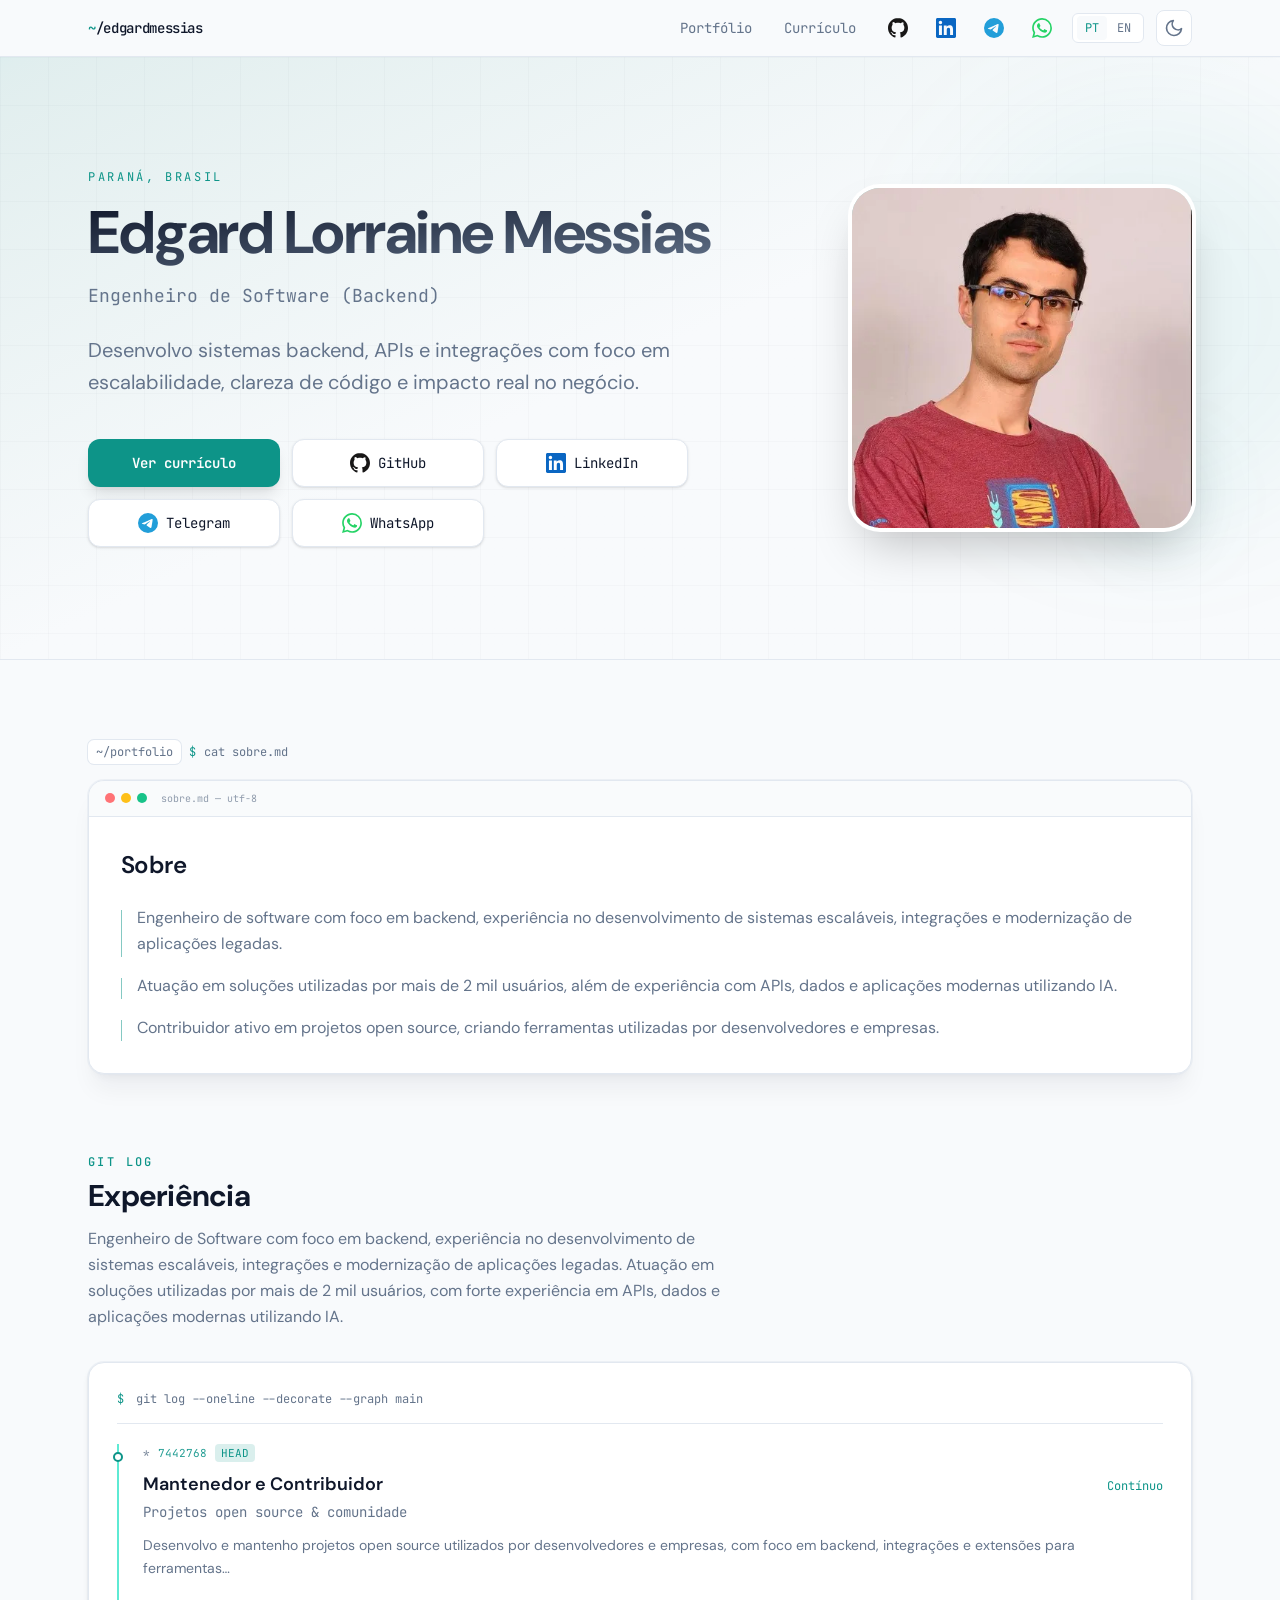
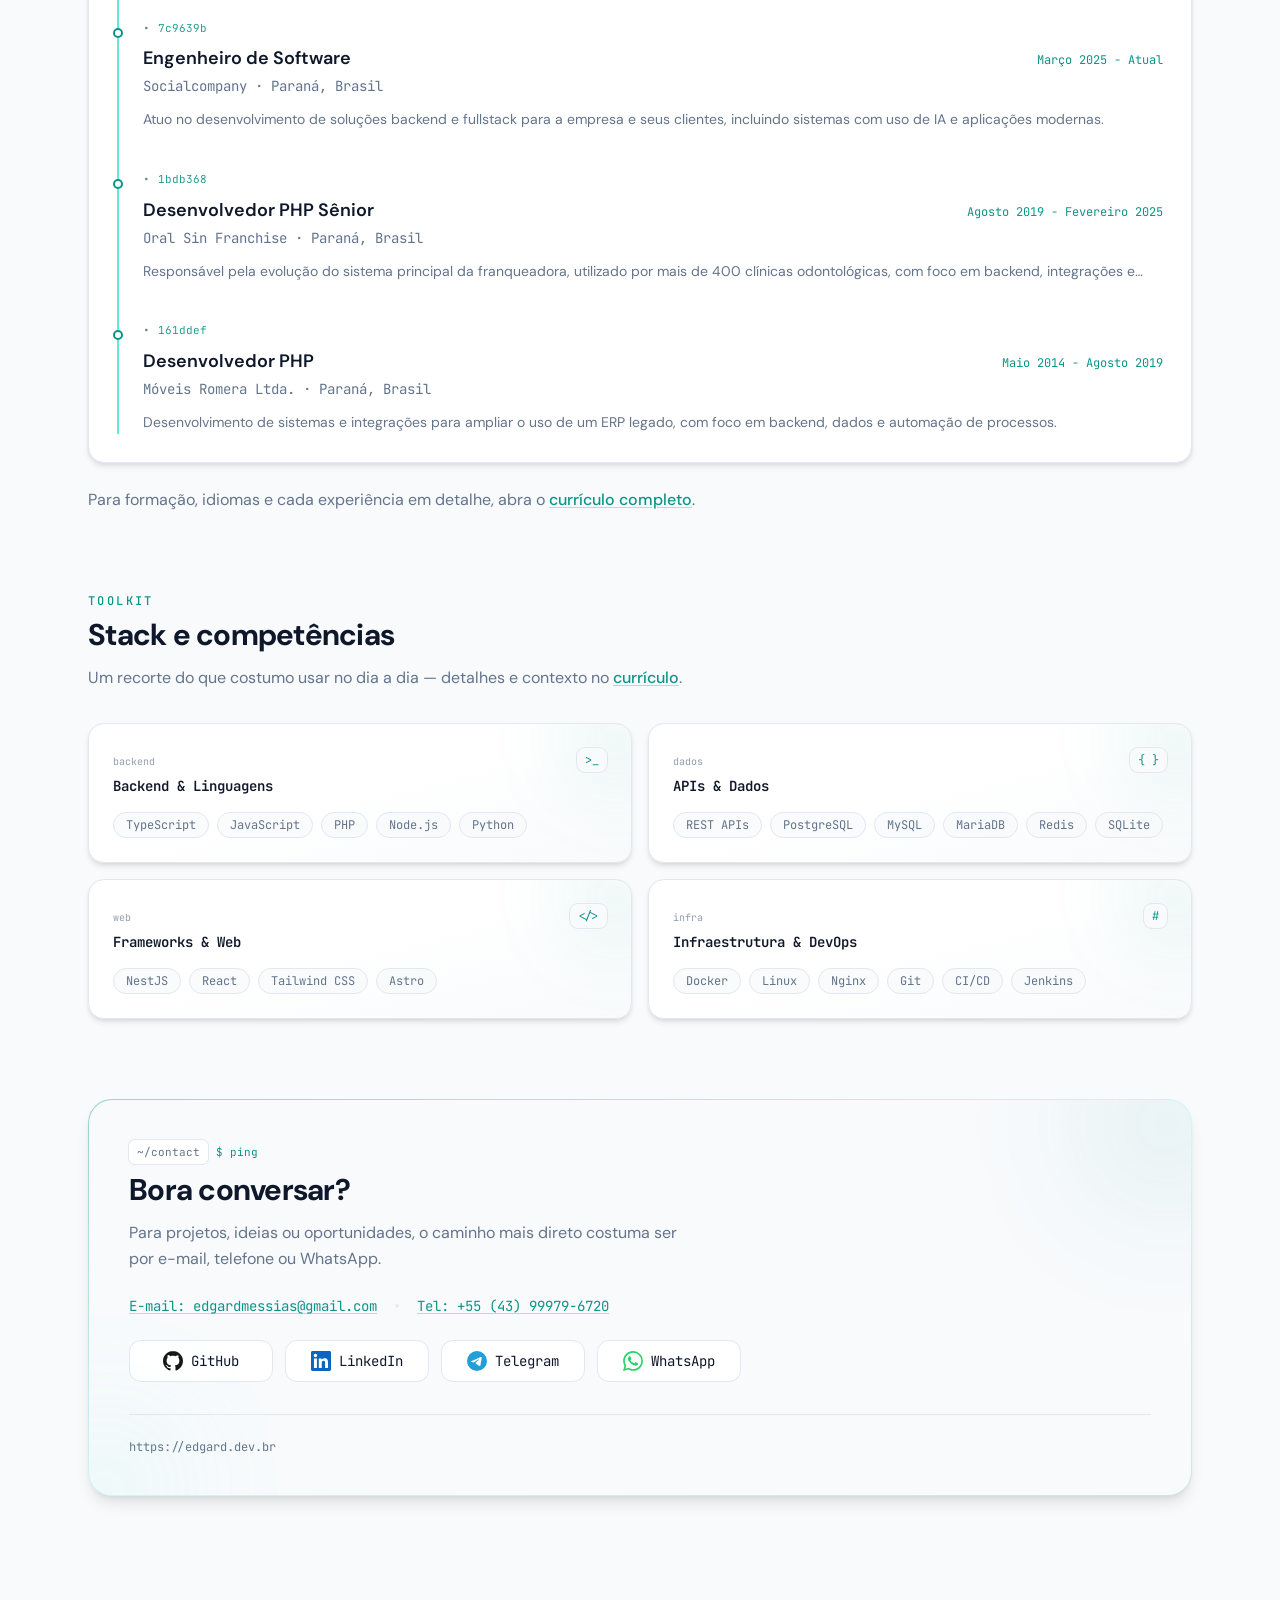
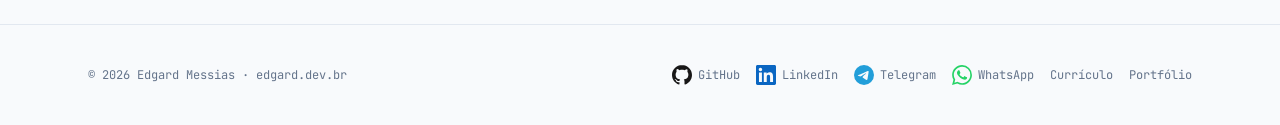
<file: index.html>
<!DOCTYPE html><html lang="pt-BR"> <head><meta charset="UTF-8"><meta name="viewport" content="width=device-width, initial-scale=1"><link rel="icon" type="image/svg+xml" href="/favicon.svg"><link rel="preconnect" href="https://fonts.googleapis.com"><link rel="preconnect" href="https://fonts.gstatic.com" crossorigin><link href="https://fonts.googleapis.com/css2?family=DM+Sans:ital,opsz,wght@0,9..40,400;0,9..40,500;0,9..40,600;0,9..40,700&family=JetBrains+Mono:wght@400;500;600&display=swap" rel="stylesheet"><meta name="generator" content="Astro v6.0.8"><meta name="description" content="Portfólio e currículo de Edgard Messias: engenheiro de software com foco em backend, APIs, integrações e sistemas escaláveis, com experiência em open source e aplicações com IA."><link rel="canonical" href="https://edgard.dev.br/"><link rel="alternate" hreflang="pt-BR" href="https://edgard.dev.br/"><link rel="alternate" hreflang="en" href="https://edgard.dev.br/en/"><link rel="alternate" hreflang="x-default" href="https://edgard.dev.br/"><meta property="og:type" content="website"><meta property="og:title" content="Edgard Messias — Engenheiro de Software Backend"><meta property="og:description" content="Portfólio e currículo de Edgard Messias: engenheiro de software com foco em backend, APIs, integrações e sistemas escaláveis, com experiência em open source e aplicações com IA."><meta property="og:url" content="https://edgard.dev.br/"><meta property="og:locale" content="pt_BR"><meta property="og:locale:alternate" content="en_US"><meta property="og:image" content="https://edgard.dev.br/favicon.svg"><meta name="twitter:card" content="summary_large_image"><meta name="twitter:title" content="Edgard Messias — Engenheiro de Software Backend"><meta name="twitter:description" content="Portfólio e currículo de Edgard Messias: engenheiro de software com foco em backend, APIs, integrações e sistemas escaláveis, com experiência em open source e aplicações com IA."><title>Edgard Messias — Engenheiro de Software Backend</title><script type="text/partytown" src="https://www.googletagmanager.com/gtag/js?id=G-X4WJZYFZR1"></script><script type="text/partytown">(function(){const measurementId = "G-X4WJZYFZR1";

        window.dataLayer = window.dataLayer || [];
        function gtag() {
          dataLayer.push(arguments);
        }
        gtag("js", new Date());
        gtag("config", measurementId);
      })();</script><script>
      (function () {
        var k = "edgard-theme";
        var v = localStorage.getItem(k);
        var dark =
          v === "light"
            ? false
            : v === "dark"
              ? true
              : matchMedia("(prefers-color-scheme: dark)").matches;
        document.documentElement.classList.toggle("dark", dark);
      })();
    </script><link rel="stylesheet" href="/_astro/alternates.CII282Zx.css">
<style>@media print{@page{margin:6mm 8mm;size:A4}body.resume-print{color-scheme:light;print-color-adjust:exact;-webkit-print-color-adjust:exact;background:#fff!important;color:#0f172a!important;--background: #ffffff;--foreground: #0f172a;--foreground-muted: #475569;--surface: #f1f5f9;--border: #cbd5e1;--accent: #0d9488;--accent-muted: #2dd4bf}body.resume-print .site-header,body.resume-print .site-footer{display:none!important}body.resume-print main{padding-top:0!important}body.resume-print .resume-shell{max-width:100%!important;padding:0!important;font-size:7.1pt;line-height:1.22}body.resume-print .resume-hero-photo{box-shadow:none!important;border:1px solid #cbd5e1!important;width:50px!important;height:50px!important;max-width:50px!important;max-height:50px!important;border-radius:6px!important}body.resume-print .resume-header{margin-bottom:.35rem!important;padding-bottom:.35rem!important;gap:.5rem!important;flex-direction:row!important;align-items:flex-start!important}body.resume-print section.resume-section{margin-bottom:.35rem!important;scroll-margin:0!important}body.resume-print section.resume-section>h2{margin-bottom:.2rem!important;padding-bottom:.15rem!important;font-size:6.85pt!important;letter-spacing:.12em!important}body.resume-print section.resume-section>div{gap:.15rem!important}body.resume-print .resume-shell h1{font-size:13.65pt!important;line-height:1.1!important;margin:0!important}body.resume-print .resume-shell h3{font-size:8.4pt!important;line-height:1.15!important;margin:0!important}body.resume-print .resume-shell p{margin-top:.15rem!important;margin-bottom:0!important}body.resume-print .resume-shell .font-mono{font-size:inherit!important}body.resume-print .resume-shell .space-y-10>*+*{margin-top:.35rem!important}body.resume-print .resume-shell .space-y-2>*+*{margin-top:.1rem!important}body.resume-print .resume-shell .space-y-1>*+*{margin-top:.08rem!important}body.resume-print .resume-shell .mt-6,body.resume-print .resume-shell .mt-3{margin-top:.2rem!important}body.resume-print .resume-shell ul.list-disc{margin-top:.15rem!important;padding-left:.9rem!important;font-size:6.85pt!important}body.resume-print .resume-shell .grid.gap-8{gap:.35rem!important}body.resume-print .resume-shell .flex.flex-wrap.gap-2{gap:.15rem!important}body.resume-print .resume-shell span.inline-block.rounded-md{padding:.05rem .25rem!important;font-size:6.3pt!important;line-height:1.2!important}body.resume-print .resume-experience-item{break-inside:auto;page-break-inside:auto}body.resume-print a[href^=http]:after{content:" (" attr(href) ")";font-size:.65em;font-weight:400;color:#64748b;word-break:break-all}body.resume-print a[href^="/"]:after{content:none!important}}
body.fahhh-no-chrome-404:before{content:"";position:fixed;inset:0;z-index:0;pointer-events:none;background:linear-gradient(135deg,color-mix(in srgb,var(--accent) 12%,transparent),var(--background) 55%,var(--background));opacity:1}body.fahhh-no-chrome-404:after{content:"";position:fixed;inset:0;z-index:0;pointer-events:none;opacity:.35;background-image:linear-gradient(var(--grid) 1px,transparent 1px),linear-gradient(90deg,var(--grid) 1px,transparent 1px);background-size:48px 48px}html.dark body.fahhh-no-chrome-404:before{background:linear-gradient(135deg,color-mix(in srgb,var(--accent) 18%,transparent),var(--background) 55%,var(--background))}html.dark body.fahhh-no-chrome-404:after{opacity:.9}@keyframes fahhh-pop{0%{transform:translateY(4px) scale(.95);opacity:0;filter:saturate(1)}30%{transform:translateY(0) scale(1.06);opacity:1;filter:saturate(1.2)}60%{transform:translateY(0) scale(1.02);opacity:1}to{transform:translateY(0) scale(1);opacity:1;filter:saturate(1)}}@keyframes fahhh-glitch{0%{transform:translateZ(0)}18%{transform:translate3d(-1px,0,0)}36%{transform:translate3d(1px,0,0)}55%{transform:translate3d(-.5px,0,0)}to{transform:translateZ(0)}}#fahhhReveal[data-astro-cid-zetdm5md].is-visible{opacity:1;scale:1;animation:fahhh-pop .52s ease-out}#fahhhReveal[data-astro-cid-zetdm5md].is-visible #fahhhRevealText[data-astro-cid-zetdm5md]{animation:fahhh-glitch .72s ease-out}
</style><script>!(function(w,p,f,c){if(!window.crossOriginIsolated && !navigator.serviceWorker) return;c=w[p]=Object.assign(w[p]||{},{"lib":"/~partytown/","debug":false});c[f]=(c[f]||[]).concat(["dataLayer.push","gtag"])})(window,'partytown','forward');/* Partytown 0.11.2 - MIT QwikDev */
const t={preserveBehavior:!1},e=e=>{if("string"==typeof e)return[e,t];const[n,r=t]=e;return[n,{...t,...r}]},n=Object.freeze((t=>{const e=new Set;let n=[];do{Object.getOwnPropertyNames(n).forEach((t=>{"function"==typeof n[t]&&e.add(t)}))}while((n=Object.getPrototypeOf(n))!==Object.prototype);return Array.from(e)})());!function(t,r,o,i,a,s,c,l,d,p,u=t,f){function h(){f||(f=1,"/"==(c=(s.lib||"/~partytown/")+(s.debug?"debug/":""))[0]&&(d=r.querySelectorAll('script[type="text/partytown"]'),i!=t?i.dispatchEvent(new CustomEvent("pt1",{detail:t})):(l=setTimeout(v,(null==s?void 0:s.fallbackTimeout)||1e4),r.addEventListener("pt0",w),a?y(1):o.serviceWorker?o.serviceWorker.register(c+(s.swPath||"partytown-sw.js"),{scope:c}).then((function(t){t.active?y():t.installing&&t.installing.addEventListener("statechange",(function(t){"activated"==t.target.state&&y()}))}),console.error):v())))}function y(e){p=r.createElement(e?"script":"iframe"),t._pttab=Date.now(),e||(p.style.display="block",p.style.width="0",p.style.height="0",p.style.border="0",p.style.visibility="hidden",p.setAttribute("aria-hidden",!0)),p.src=c+"partytown-"+(e?"atomics.js?v=0.11.2":"sandbox-sw.html?"+t._pttab),r.querySelector(s.sandboxParent||"body").appendChild(p)}function v(n,o){for(w(),i==t&&(s.forward||[]).map((function(n){const[r]=e(n);delete t[r.split(".")[0]]})),n=0;n<d.length;n++)(o=r.createElement("script")).innerHTML=d[n].innerHTML,o.nonce=s.nonce,r.head.appendChild(o);p&&p.parentNode.removeChild(p)}function w(){clearTimeout(l)}s=t.partytown||{},i==t&&(s.forward||[]).map((function(r){const[o,{preserveBehavior:i}]=e(r);u=t,o.split(".").map((function(e,r,o){var a;u=u[o[r]]=r+1<o.length?u[o[r]]||(a=o[r+1],n.includes(a)?[]:{}):(()=>{let e=null;if(i){const{methodOrProperty:n,thisObject:r}=((t,e)=>{let n=t;for(let t=0;t<e.length-1;t+=1)n=n[e[t]];return{thisObject:n,methodOrProperty:e.length>0?n[e[e.length-1]]:void 0}})(t,o);"function"==typeof n&&(e=(...t)=>n.apply(r,...t))}return function(){let n;return e&&(n=e(arguments)),(t._ptf=t._ptf||[]).push(o,arguments),n}})()}))})),"complete"==r.readyState?h():(t.addEventListener("DOMContentLoaded",h),t.addEventListener("load",h))}(window,document,navigator,top,window.crossOriginIsolated);;(e=>{e.addEventListener("astro:before-swap",e=>{let r=document.body.querySelector("iframe[src*='/~partytown/']");if(r)e.newDocument.body.append(r)})})(document);</script></head> <body class="flex min-h-screen flex-col bg-[var(--background)] text-[var(--foreground)] antialiased"> <header class="site-header sticky top-0 z-50 border-b border-(--border) bg-(--background)/90 backdrop-blur-md"> <div class="mx-auto flex h-14 max-w-6xl items-center justify-between gap-3 px-4 sm:px-6"> <a href="/" class="min-w-0 truncate font-mono text-sm font-medium tracking-tight text-(--foreground) hover:text-(--accent)"> <span class="text-(--accent)">~</span>/edgardmessias </a> <nav class="hidden min-w-0 flex-1 items-center justify-end gap-x-2 md:flex md:gap-x-3" aria-label="Navegação principal"> <div class="flex items-center gap-1 lg:gap-2"> <a href="/portfolio/" class="rounded-md px-3 py-2 font-mono text-sm transition text-(--foreground-muted) hover:bg-(--surface) hover:text-(--foreground)"> Portfólio </a><a href="/resume/" class="rounded-md px-3 py-2 font-mono text-sm transition text-(--foreground-muted) hover:bg-(--surface) hover:text-(--foreground)"> Currículo </a> </div> <div class="flex items-center gap-2 lg:gap-2.5 xl:gap-3"> <a href="https://github.com/edgardmessias" target="_blank" rel="noopener noreferrer" title="GitHub" aria-label="GitHub" class="inline-flex items-center rounded-md px-2 py-2 text-(--foreground-muted) transition hover:bg-(--surface) hover:text-(--foreground) focus-visible:outline-2 focus-visible:outline-offset-2 focus-visible:outline-(--accent)"> <span class="social-icon inline-flex shrink-0 [&#38;_svg]:h-5 [&#38;_svg]:w-5" style="--social-fill-light: #181717; --social-fill-dark: #e6edf3;" aria-hidden="true" data-astro-cid-v6thz4ju><svg xmlns="http://www.w3.org/2000/svg" viewBox="0 0 24 24" fill="none" aria-hidden="true">
  <path
    d="M12 0c-6.626 0-12 5.373-12 12 0 5.302 3.438 9.8 8.207 11.387.599.111.793-.261.793-.577v-2.234c-3.338.726-4.033-1.416-4.033-1.416-.546-1.387-1.333-1.756-1.333-1.756-1.089-.745.083-.729.083-.729 1.205.084 1.839 1.237 1.839 1.237 1.07 1.834 2.807 1.304 3.492.997.107-.775.418-1.305.762-1.604-2.665-.305-5.467-1.334-5.467-5.931 0-1.311.469-2.381 1.236-3.221-.124-.303-.535-1.524.117-3.176 0 0 1.008-.322 3.301 1.23.957-.266 1.983-.399 3.003-.404 1.02.005 2.047.138 3 .405 2.291-1.552 3.297-1.23 3.297-1.23.653 1.653.242 2.874.118 3.176.77.84 1.235 1.911 1.235 3.221 0 4.609-2.807 5.624-5.479 5.921.43.372.823 1.102.823 2.222v3.293c0 .319.192.694.801.576 4.765-1.589 8.199-6.086 8.199-11.386 0-6.627-5.373-12-12-12z"
  />
</svg>
</span> </a><a href="https://www.linkedin.com/in/edgardmessias/" target="_blank" rel="noopener noreferrer" title="LinkedIn" aria-label="LinkedIn" class="inline-flex items-center rounded-md px-2 py-2 text-(--foreground-muted) transition hover:bg-(--surface) hover:text-(--foreground) focus-visible:outline-2 focus-visible:outline-offset-2 focus-visible:outline-(--accent)"> <span class="social-icon inline-flex shrink-0 [&#38;_svg]:h-5 [&#38;_svg]:w-5" style="--social-fill-light: #0a66c2; --social-fill-dark: #93c5fd;" aria-hidden="true" data-astro-cid-v6thz4ju><svg xmlns="http://www.w3.org/2000/svg" viewBox="0 0 24 24" fill="none" aria-hidden="true">
  <path
    d="M20.447 20.452h-3.554v-5.569c0-1.328-.027-3.037-1.852-3.037-1.853 0-2.136 1.445-2.136 2.939v5.667H9.351V9h3.414v1.561h.046c.477-.9 1.637-1.85 3.37-1.85 3.601 0 4.267 2.37 4.267 5.455v6.286zM5.337 7.433c-1.144 0-2.063-.926-2.063-2.065 0-1.138.92-2.063 2.063-2.063 1.14 0 2.064.925 2.063 2.063 0 1.139-.925 2.065-2.063 2.065zm1.782 13.019H3.555V9h3.564v11.452zM22.225 0H1.771C.792 0 0 .774 0 1.729v20.542C0 23.227.792 24 1.771 24h20.451C23.2 24 24 23.227 24 22.271V1.729C24 .774 23.2 0 22.222 0h.003z"
  />
</svg>
</span> </a><a href="https://t.me/edgardmessias" target="_blank" rel="noopener noreferrer" title="Telegram" aria-label="Telegram" class="inline-flex items-center rounded-md px-2 py-2 text-(--foreground-muted) transition hover:bg-(--surface) hover:text-(--foreground) focus-visible:outline-2 focus-visible:outline-offset-2 focus-visible:outline-(--accent)"> <span class="social-icon inline-flex shrink-0 [&#38;_svg]:h-5 [&#38;_svg]:w-5" style="--social-fill-light: #229ED9; --social-fill-dark: #67c8f0;" aria-hidden="true" data-astro-cid-v6thz4ju><svg
  xmlns="http://www.w3.org/2000/svg"
  viewBox="0 0 24 24"
  fill="none"
  aria-hidden="true"
>
  <path
    d="M11.944 0A12 12 0 0 0 0 12a12 12 0 0 0 12 12 12 12 0 0 0 12-12A12 12 0 0 0 12 0a12 12 0 0 0-.056 0zm4.962 7.224c.1-.002.321.023.465.14a.506.506 0 0 1 .171.325c.016.093.036.306.02.472-.18 1.898-.962 6.502-1.36 8.627-.168.9-.499 1.201-.82 1.23-.696.065-1.225-.46-1.9-.902-1.056-.693-1.653-1.124-2.678-1.8-1.185-.78-.417-1.21.258-1.91.177-.184 3.247-2.977 3.307-3.23.007-.032.014-.15-.056-.212s-.174-.041-.249-.024c-.106.024-1.793 1.14-5.061 3.345-.48.33-.913.49-1.302.48-.428-.008-1.252-.241-1.865-.44-.752-.245-1.349-.374-1.297-.789.027-.216.325-.437.893-.663 3.498-1.524 5.83-2.529 6.998-3.014 3.332-1.386 4.025-1.627 4.476-1.635z"
  />
</svg>
</span> </a><a href="https://wa.me/5543999796720" target="_blank" rel="noopener noreferrer" title="WhatsApp" aria-label="WhatsApp" class="inline-flex items-center rounded-md px-2 py-2 text-(--foreground-muted) transition hover:bg-(--surface) hover:text-(--foreground) focus-visible:outline-2 focus-visible:outline-offset-2 focus-visible:outline-(--accent)"> <span class="social-icon inline-flex shrink-0 [&#38;_svg]:h-5 [&#38;_svg]:w-5" style="--social-fill-light: #25D366; --social-fill-dark: #128C7E;" aria-hidden="true" data-astro-cid-v6thz4ju><svg
  xmlns="http://www.w3.org/2000/svg"
  viewBox="0 0 24 24"
  fill="none"
  aria-hidden="true"
>
  <path
    d="M17.472 14.382c-.297-.149-1.758-.867-2.03-.967-.273-.099-.471-.148-.67.15-.197.297-.767.966-.94 1.164-.173.199-.347.223-.644.075-.297-.15-1.255-.463-2.39-1.475-.883-.788-1.48-1.761-1.653-2.059-.173-.297-.018-.458.13-.606.134-.133.298-.347.446-.52.149-.174.198-.298.298-.497.099-.198.05-.371-.025-.52-.075-.149-.669-1.612-.916-2.207-.242-.579-.487-.5-.669-.51-.173-.008-.371-.01-.57-.01-.198 0-.52.074-.792.372-.272.297-1.04 1.016-1.04 2.479 0 1.462 1.065 2.875 1.213 3.074.149.198 2.096 3.2 5.077 4.487.709.306 1.262.489 1.694.625.712.227 1.36.195 1.871.118.571-.085 1.758-.719 2.006-1.413.248-.694.248-1.289.173-1.413-.074-.124-.272-.198-.57-.347m-5.421 7.403h-.004a9.87 9.87 0 01-5.031-1.378l-.361-.214-3.741.982.998-3.648-.235-.374a9.86 9.86 0 01-1.51-5.26c.001-5.45 4.436-9.884 9.888-9.884 2.64 0 5.122 1.03 6.988 2.898a9.825 9.825 0 012.893 6.994c-.003 5.45-4.437 9.884-9.885 9.884m8.413-18.297A11.815 11.815 0 0012.05 0C5.495 0 .16 5.335.157 11.892c0 2.096.547 4.142 1.588 5.945L.057 24l6.305-1.654a11.882 11.882 0 005.683 1.448h.005c6.554 0 11.89-5.335 11.893-11.893a11.821 11.821 0 00-3.48-8.413Z"
  />
</svg>
</span> </a> </div> </nav> <div class="flex shrink-0 items-center gap-2 md:gap-3"> <div class="flex items-center gap-0.5 rounded-md border border-(--border) bg-(--surface) px-1 py-0.5 font-mono text-[11px] sm:text-xs" role="group" aria-label="Idioma"> <a href="/" class="rounded px-2 py-1 transition bg-(--background) text-(--accent)" hreflang="pt-BR" lang="pt-BR"> PT </a> <a href="/en/" class="rounded px-2 py-1 transition text-(--foreground-muted) hover:text-(--foreground)" hreflang="en" lang="en"> EN </a> </div> <style>astro-island,astro-slot,astro-static-slot{display:contents}</style><script>(()=>{var e=async t=>{await(await t())()};(self.Astro||(self.Astro={})).load=e;window.dispatchEvent(new Event("astro:load"));})();</script><script>(()=>{var A=Object.defineProperty;var g=(i,o,a)=>o in i?A(i,o,{enumerable:!0,configurable:!0,writable:!0,value:a}):i[o]=a;var d=(i,o,a)=>g(i,typeof o!="symbol"?o+"":o,a);{let i={0:t=>m(t),1:t=>a(t),2:t=>new RegExp(t),3:t=>new Date(t),4:t=>new Map(a(t)),5:t=>new Set(a(t)),6:t=>BigInt(t),7:t=>new URL(t),8:t=>new Uint8Array(t),9:t=>new Uint16Array(t),10:t=>new Uint32Array(t),11:t=>Number.POSITIVE_INFINITY*t},o=t=>{let[l,e]=t;return l in i?i[l](e):void 0},a=t=>t.map(o),m=t=>typeof t!="object"||t===null?t:Object.fromEntries(Object.entries(t).map(([l,e])=>[l,o(e)]));class y extends HTMLElement{constructor(){super(...arguments);d(this,"Component");d(this,"hydrator");d(this,"hydrate",async()=>{var b;if(!this.hydrator||!this.isConnected)return;let e=(b=this.parentElement)==null?void 0:b.closest("astro-island[ssr]");if(e){e.addEventListener("astro:hydrate",this.hydrate,{once:!0});return}let c=this.querySelectorAll("astro-slot"),n={},h=this.querySelectorAll("template[data-astro-template]");for(let r of h){let s=r.closest(this.tagName);s!=null&&s.isSameNode(this)&&(n[r.getAttribute("data-astro-template")||"default"]=r.innerHTML,r.remove())}for(let r of c){let s=r.closest(this.tagName);s!=null&&s.isSameNode(this)&&(n[r.getAttribute("name")||"default"]=r.innerHTML)}let p;try{p=this.hasAttribute("props")?m(JSON.parse(this.getAttribute("props"))):{}}catch(r){let s=this.getAttribute("component-url")||"<unknown>",v=this.getAttribute("component-export");throw v&&(s+=` (export ${v})`),console.error(`[hydrate] Error parsing props for component ${s}`,this.getAttribute("props"),r),r}let u;await this.hydrator(this)(this.Component,p,n,{client:this.getAttribute("client")}),this.removeAttribute("ssr"),this.dispatchEvent(new CustomEvent("astro:hydrate"))});d(this,"unmount",()=>{this.isConnected||this.dispatchEvent(new CustomEvent("astro:unmount"))})}disconnectedCallback(){document.removeEventListener("astro:after-swap",this.unmount),document.addEventListener("astro:after-swap",this.unmount,{once:!0})}connectedCallback(){if(!this.hasAttribute("await-children")||document.readyState==="interactive"||document.readyState==="complete")this.childrenConnectedCallback();else{let e=()=>{document.removeEventListener("DOMContentLoaded",e),c.disconnect(),this.childrenConnectedCallback()},c=new MutationObserver(()=>{var n;((n=this.lastChild)==null?void 0:n.nodeType)===Node.COMMENT_NODE&&this.lastChild.nodeValue==="astro:end"&&(this.lastChild.remove(),e())});c.observe(this,{childList:!0}),document.addEventListener("DOMContentLoaded",e)}}async childrenConnectedCallback(){let e=this.getAttribute("before-hydration-url");e&&await import(e),this.start()}async start(){let e=JSON.parse(this.getAttribute("opts")),c=this.getAttribute("client");if(Astro[c]===void 0){window.addEventListener(`astro:${c}`,()=>this.start(),{once:!0});return}try{await Astro[c](async()=>{let n=this.getAttribute("renderer-url"),[h,{default:p}]=await Promise.all([import(this.getAttribute("component-url")),n?import(n):()=>()=>{}]),u=this.getAttribute("component-export")||"default";if(!u.includes("."))this.Component=h[u];else{this.Component=h;for(let f of u.split("."))this.Component=this.Component[f]}return this.hydrator=p,this.hydrate},e,this)}catch(n){console.error(`[astro-island] Error hydrating ${this.getAttribute("component-url")}`,n)}}attributeChangedCallback(){this.hydrate()}}d(y,"observedAttributes",["props"]),customElements.get("astro-island")||customElements.define("astro-island",y)}})();</script><astro-island uid="Z2oOAcN" prefix="r2" component-url="/_astro/ThemeToggle.BSnPnUox.js" component-export="ThemeToggle" renderer-url="/_astro/client.BGZ31efN.js" props="{}" ssr client="load" opts="{&quot;name&quot;:&quot;ThemeToggle&quot;,&quot;value&quot;:true}" await-children><button type="button" class="inline-flex h-9 w-9 shrink-0 items-center justify-center rounded-lg border border-[var(--border)] bg-[var(--surface)] text-[var(--foreground-muted)] transition hover:border-[var(--accent)] hover:text-[var(--foreground)]" aria-label="Switch to light theme" title="Light theme"><svg width="20" height="20" viewBox="0 0 24 24" fill="none" stroke="currentColor" stroke-width="2" stroke-linecap="round" stroke-linejoin="round" aria-hidden="true"><circle cx="12" cy="12" r="4"></circle><path d="M12 2v2M12 20v2M4.93 4.93l1.41 1.41M17.66 17.66l1.41 1.41M2 12h2M20 12h2M6.34 17.66l-1.41 1.41M19.07 4.93l-1.41 1.41"></path></svg></button><!--astro:end--></astro-island> <astro-island uid="1Q90kD" prefix="r3" component-url="/_astro/HeaderMobileNav.B-neGRrZ.js" component-export="HeaderMobileNav" renderer-url="/_astro/client.BGZ31efN.js" props="{&quot;nav&quot;:[1,[[0,{&quot;href&quot;:[0,&quot;/portfolio/&quot;],&quot;label&quot;:[0,&quot;Portfólio&quot;],&quot;active&quot;:[0,false]}],[0,{&quot;href&quot;:[0,&quot;/resume/&quot;],&quot;label&quot;:[0,&quot;Currículo&quot;],&quot;active&quot;:[0,false]}]]],&quot;social&quot;:[1,[[0,{&quot;href&quot;:[0,&quot;https://github.com/edgardmessias&quot;],&quot;label&quot;:[0,&quot;GitHub&quot;],&quot;svg&quot;:[0,&quot;&lt;svg xmlns=\&quot;http://www.w3.org/2000/svg\&quot; viewBox=\&quot;0 0 24 24\&quot; fill=\&quot;none\&quot; aria-hidden=\&quot;true\&quot;&gt;\n  &lt;path\n    d=\&quot;M12 0c-6.626 0-12 5.373-12 12 0 5.302 3.438 9.8 8.207 11.387.599.111.793-.261.793-.577v-2.234c-3.338.726-4.033-1.416-4.033-1.416-.546-1.387-1.333-1.756-1.333-1.756-1.089-.745.083-.729.083-.729 1.205.084 1.839 1.237 1.839 1.237 1.07 1.834 2.807 1.304 3.492.997.107-.775.418-1.305.762-1.604-2.665-.305-5.467-1.334-5.467-5.931 0-1.311.469-2.381 1.236-3.221-.124-.303-.535-1.524.117-3.176 0 0 1.008-.322 3.301 1.23.957-.266 1.983-.399 3.003-.404 1.02.005 2.047.138 3 .405 2.291-1.552 3.297-1.23 3.297-1.23.653 1.653.242 2.874.118 3.176.77.84 1.235 1.911 1.235 3.221 0 4.609-2.807 5.624-5.479 5.921.43.372.823 1.102.823 2.222v3.293c0 .319.192.694.801.576 4.765-1.589 8.199-6.086 8.199-11.386 0-6.627-5.373-12-12-12z\&quot;\n  /&gt;\n&lt;/svg&gt;\n&quot;],&quot;fillLight&quot;:[0,&quot;#181717&quot;],&quot;fillDark&quot;:[0,&quot;#e6edf3&quot;]}],[0,{&quot;href&quot;:[0,&quot;https://www.linkedin.com/in/edgardmessias/&quot;],&quot;label&quot;:[0,&quot;LinkedIn&quot;],&quot;svg&quot;:[0,&quot;&lt;svg xmlns=\&quot;http://www.w3.org/2000/svg\&quot; viewBox=\&quot;0 0 24 24\&quot; fill=\&quot;none\&quot; aria-hidden=\&quot;true\&quot;&gt;\n  &lt;path\n    d=\&quot;M20.447 20.452h-3.554v-5.569c0-1.328-.027-3.037-1.852-3.037-1.853 0-2.136 1.445-2.136 2.939v5.667H9.351V9h3.414v1.561h.046c.477-.9 1.637-1.85 3.37-1.85 3.601 0 4.267 2.37 4.267 5.455v6.286zM5.337 7.433c-1.144 0-2.063-.926-2.063-2.065 0-1.138.92-2.063 2.063-2.063 1.14 0 2.064.925 2.063 2.063 0 1.139-.925 2.065-2.063 2.065zm1.782 13.019H3.555V9h3.564v11.452zM22.225 0H1.771C.792 0 0 .774 0 1.729v20.542C0 23.227.792 24 1.771 24h20.451C23.2 24 24 23.227 24 22.271V1.729C24 .774 23.2 0 22.222 0h.003z\&quot;\n  /&gt;\n&lt;/svg&gt;\n&quot;],&quot;fillLight&quot;:[0,&quot;#0a66c2&quot;],&quot;fillDark&quot;:[0,&quot;#93c5fd&quot;]}],[0,{&quot;href&quot;:[0,&quot;https://t.me/edgardmessias&quot;],&quot;label&quot;:[0,&quot;Telegram&quot;],&quot;svg&quot;:[0,&quot;&lt;svg\n  xmlns=\&quot;http://www.w3.org/2000/svg\&quot;\n  viewBox=\&quot;0 0 24 24\&quot;\n  fill=\&quot;none\&quot;\n  aria-hidden=\&quot;true\&quot;\n&gt;\n  &lt;path\n    d=\&quot;M11.944 0A12 12 0 0 0 0 12a12 12 0 0 0 12 12 12 12 0 0 0 12-12A12 12 0 0 0 12 0a12 12 0 0 0-.056 0zm4.962 7.224c.1-.002.321.023.465.14a.506.506 0 0 1 .171.325c.016.093.036.306.02.472-.18 1.898-.962 6.502-1.36 8.627-.168.9-.499 1.201-.82 1.23-.696.065-1.225-.46-1.9-.902-1.056-.693-1.653-1.124-2.678-1.8-1.185-.78-.417-1.21.258-1.91.177-.184 3.247-2.977 3.307-3.23.007-.032.014-.15-.056-.212s-.174-.041-.249-.024c-.106.024-1.793 1.14-5.061 3.345-.48.33-.913.49-1.302.48-.428-.008-1.252-.241-1.865-.44-.752-.245-1.349-.374-1.297-.789.027-.216.325-.437.893-.663 3.498-1.524 5.83-2.529 6.998-3.014 3.332-1.386 4.025-1.627 4.476-1.635z\&quot;\n  /&gt;\n&lt;/svg&gt;\n&quot;],&quot;fillLight&quot;:[0,&quot;#229ED9&quot;],&quot;fillDark&quot;:[0,&quot;#67c8f0&quot;]}],[0,{&quot;href&quot;:[0,&quot;https://wa.me/5543999796720&quot;],&quot;label&quot;:[0,&quot;WhatsApp&quot;],&quot;svg&quot;:[0,&quot;&lt;svg\n  xmlns=\&quot;http://www.w3.org/2000/svg\&quot;\n  viewBox=\&quot;0 0 24 24\&quot;\n  fill=\&quot;none\&quot;\n  aria-hidden=\&quot;true\&quot;\n&gt;\n  &lt;path\n    d=\&quot;M17.472 14.382c-.297-.149-1.758-.867-2.03-.967-.273-.099-.471-.148-.67.15-.197.297-.767.966-.94 1.164-.173.199-.347.223-.644.075-.297-.15-1.255-.463-2.39-1.475-.883-.788-1.48-1.761-1.653-2.059-.173-.297-.018-.458.13-.606.134-.133.298-.347.446-.52.149-.174.198-.298.298-.497.099-.198.05-.371-.025-.52-.075-.149-.669-1.612-.916-2.207-.242-.579-.487-.5-.669-.51-.173-.008-.371-.01-.57-.01-.198 0-.52.074-.792.372-.272.297-1.04 1.016-1.04 2.479 0 1.462 1.065 2.875 1.213 3.074.149.198 2.096 3.2 5.077 4.487.709.306 1.262.489 1.694.625.712.227 1.36.195 1.871.118.571-.085 1.758-.719 2.006-1.413.248-.694.248-1.289.173-1.413-.074-.124-.272-.198-.57-.347m-5.421 7.403h-.004a9.87 9.87 0 01-5.031-1.378l-.361-.214-3.741.982.998-3.648-.235-.374a9.86 9.86 0 01-1.51-5.26c.001-5.45 4.436-9.884 9.888-9.884 2.64 0 5.122 1.03 6.988 2.898a9.825 9.825 0 012.893 6.994c-.003 5.45-4.437 9.884-9.885 9.884m8.413-18.297A11.815 11.815 0 0012.05 0C5.495 0 .16 5.335.157 11.892c0 2.096.547 4.142 1.588 5.945L.057 24l6.305-1.654a11.882 11.882 0 005.683 1.448h.005c6.554 0 11.89-5.335 11.893-11.893a11.821 11.821 0 00-3.48-8.413Z\&quot;\n  /&gt;\n&lt;/svg&gt;\n&quot;],&quot;fillLight&quot;:[0,&quot;#25D366&quot;],&quot;fillDark&quot;:[0,&quot;#128C7E&quot;]}]]],&quot;openLabel&quot;:[0,&quot;Abrir menu&quot;],&quot;closeLabel&quot;:[0,&quot;Fechar menu&quot;],&quot;menuLabel&quot;:[0,&quot;Menu do site&quot;],&quot;socialHeading&quot;:[0,&quot;Redes sociais&quot;]}" ssr client="load" opts="{&quot;name&quot;:&quot;HeaderMobileNav&quot;,&quot;value&quot;:true}" await-children><button type="button" class="inline-flex h-10 w-10 shrink-0 items-center justify-center rounded-lg border border-(--border) bg-(--surface) text-(--foreground-muted) transition hover:border-(--accent) hover:text-(--foreground) focus-visible:outline-2 focus-visible:outline-offset-2 focus-visible:outline-(--accent) md:hidden" aria-expanded="false" aria-controls="_r3R_0_" aria-label="Abrir menu"><svg width="22" height="22" viewBox="0 0 24 24" fill="none" stroke="currentColor" stroke-width="2" stroke-linecap="round" aria-hidden="true" class="transition-transform duration-200"><path d="M4 7h16"></path><path d="M4 12h16"></path><path d="M4 17h16"></path></svg></button><!--astro:end--></astro-island> </div> </div> </header> <main class="flex-1 w-full">  <section class="relative overflow-hidden border-b border-[var(--border)]"> <div class="pointer-events-none absolute inset-0 bg-gradient-to-br from-[var(--accent)]/[0.12] via-[var(--background)] to-[var(--background)] dark:from-[var(--accent)]/[0.18] dark:via-[var(--background)] dark:to-[var(--background)]" aria-hidden="true"></div> <div class="pointer-events-none absolute inset-0 opacity-35 dark:opacity-90" style="background-image: linear-gradient(var(--grid) 1px, transparent 1px), linear-gradient(90deg, var(--grid) 1px, transparent 1px); background-size: 48px 48px;" aria-hidden="true"></div> <div class="pointer-events-none absolute -right-20 top-[42%] h-[min(72vw,420px)] w-[min(72vw,420px)] -translate-y-1/2 rounded-full bg-[var(--accent)]/[0.06] blur-3xl dark:bg-[var(--accent)]/[0.08]" aria-hidden="true"></div> <div class="relative mx-auto max-w-6xl px-4 py-16 sm:px-6 sm:py-24 lg:py-28"> <div class="grid items-center gap-12 lg:grid-cols-[minmax(0,1fr)_min(36vw,380px)] lg:gap-14 xl:gap-20"> <div class="order-2 max-w-2xl lg:order-1"> <p class="mb-4 font-mono text-xs uppercase tracking-[0.22em] text-[var(--accent)]"> Paraná, Brasil </p> <h1 class="text-balance bg-gradient-to-br from-[var(--foreground)] to-[var(--foreground-muted)] bg-clip-text font-sans text-4xl font-bold tracking-tight text-transparent sm:text-5xl lg:text-6xl lg:leading-[1.08]"> Edgard Lorraine Messias </h1> <p class="mt-4 font-mono text-base text-[var(--foreground-muted)] sm:text-lg"> Engenheiro de Software (Backend) </p> <p class="mt-6 text-pretty text-lg leading-relaxed text-[var(--foreground-muted)] sm:text-xl"> Desenvolvo sistemas backend, APIs e integrações com foco em escalabilidade, clareza de código e impacto real no negócio. </p> <div class="mt-10 flex flex-wrap items-center gap-3"> <a href="/resume/" class="inline-flex h-12 w-48 items-center justify-center whitespace-nowrap rounded-xl bg-[var(--accent)] px-5 font-mono text-sm font-semibold text-white shadow-lg shadow-[var(--accent)]/25 transition hover:opacity-90"> Ver currículo </a> <a href="https://github.com/edgardmessias" target="_blank" rel="noopener noreferrer" class="inline-flex h-12 w-48 items-center justify-center gap-2 whitespace-nowrap rounded-xl border border-[var(--border)] bg-[var(--surface)] px-5 font-mono text-sm text-[var(--foreground)] shadow-sm transition hover:border-[var(--accent)] hover:shadow-md" title="GitHub" aria-label="GitHub"> <span class="social-icon inline-flex shrink-0 [&#38;_svg]:h-5 [&#38;_svg]:w-5" style="--social-fill-light: #181717; --social-fill-dark: #e6edf3;" aria-hidden="true" data-astro-cid-v6thz4ju><svg xmlns="http://www.w3.org/2000/svg" viewBox="0 0 24 24" fill="none" aria-hidden="true">
  <path
    d="M12 0c-6.626 0-12 5.373-12 12 0 5.302 3.438 9.8 8.207 11.387.599.111.793-.261.793-.577v-2.234c-3.338.726-4.033-1.416-4.033-1.416-.546-1.387-1.333-1.756-1.333-1.756-1.089-.745.083-.729.083-.729 1.205.084 1.839 1.237 1.839 1.237 1.07 1.834 2.807 1.304 3.492.997.107-.775.418-1.305.762-1.604-2.665-.305-5.467-1.334-5.467-5.931 0-1.311.469-2.381 1.236-3.221-.124-.303-.535-1.524.117-3.176 0 0 1.008-.322 3.301 1.23.957-.266 1.983-.399 3.003-.404 1.02.005 2.047.138 3 .405 2.291-1.552 3.297-1.23 3.297-1.23.653 1.653.242 2.874.118 3.176.77.84 1.235 1.911 1.235 3.221 0 4.609-2.807 5.624-5.479 5.921.43.372.823 1.102.823 2.222v3.293c0 .319.192.694.801.576 4.765-1.589 8.199-6.086 8.199-11.386 0-6.627-5.373-12-12-12z"
  />
</svg>
</span> GitHub </a><a href="https://www.linkedin.com/in/edgardmessias/" target="_blank" rel="noopener noreferrer" class="inline-flex h-12 w-48 items-center justify-center gap-2 whitespace-nowrap rounded-xl border border-[var(--border)] bg-[var(--surface)] px-5 font-mono text-sm text-[var(--foreground)] shadow-sm transition hover:border-[var(--accent)] hover:shadow-md" title="LinkedIn" aria-label="LinkedIn"> <span class="social-icon inline-flex shrink-0 [&#38;_svg]:h-5 [&#38;_svg]:w-5" style="--social-fill-light: #0a66c2; --social-fill-dark: #93c5fd;" aria-hidden="true" data-astro-cid-v6thz4ju><svg xmlns="http://www.w3.org/2000/svg" viewBox="0 0 24 24" fill="none" aria-hidden="true">
  <path
    d="M20.447 20.452h-3.554v-5.569c0-1.328-.027-3.037-1.852-3.037-1.853 0-2.136 1.445-2.136 2.939v5.667H9.351V9h3.414v1.561h.046c.477-.9 1.637-1.85 3.37-1.85 3.601 0 4.267 2.37 4.267 5.455v6.286zM5.337 7.433c-1.144 0-2.063-.926-2.063-2.065 0-1.138.92-2.063 2.063-2.063 1.14 0 2.064.925 2.063 2.063 0 1.139-.925 2.065-2.063 2.065zm1.782 13.019H3.555V9h3.564v11.452zM22.225 0H1.771C.792 0 0 .774 0 1.729v20.542C0 23.227.792 24 1.771 24h20.451C23.2 24 24 23.227 24 22.271V1.729C24 .774 23.2 0 22.222 0h.003z"
  />
</svg>
</span> LinkedIn </a><a href="https://t.me/edgardmessias" target="_blank" rel="noopener noreferrer" class="inline-flex h-12 w-48 items-center justify-center gap-2 whitespace-nowrap rounded-xl border border-[var(--border)] bg-[var(--surface)] px-5 font-mono text-sm text-[var(--foreground)] shadow-sm transition hover:border-[var(--accent)] hover:shadow-md" title="Telegram" aria-label="Telegram"> <span class="social-icon inline-flex shrink-0 [&#38;_svg]:h-5 [&#38;_svg]:w-5" style="--social-fill-light: #229ED9; --social-fill-dark: #67c8f0;" aria-hidden="true" data-astro-cid-v6thz4ju><svg
  xmlns="http://www.w3.org/2000/svg"
  viewBox="0 0 24 24"
  fill="none"
  aria-hidden="true"
>
  <path
    d="M11.944 0A12 12 0 0 0 0 12a12 12 0 0 0 12 12 12 12 0 0 0 12-12A12 12 0 0 0 12 0a12 12 0 0 0-.056 0zm4.962 7.224c.1-.002.321.023.465.14a.506.506 0 0 1 .171.325c.016.093.036.306.02.472-.18 1.898-.962 6.502-1.36 8.627-.168.9-.499 1.201-.82 1.23-.696.065-1.225-.46-1.9-.902-1.056-.693-1.653-1.124-2.678-1.8-1.185-.78-.417-1.21.258-1.91.177-.184 3.247-2.977 3.307-3.23.007-.032.014-.15-.056-.212s-.174-.041-.249-.024c-.106.024-1.793 1.14-5.061 3.345-.48.33-.913.49-1.302.48-.428-.008-1.252-.241-1.865-.44-.752-.245-1.349-.374-1.297-.789.027-.216.325-.437.893-.663 3.498-1.524 5.83-2.529 6.998-3.014 3.332-1.386 4.025-1.627 4.476-1.635z"
  />
</svg>
</span> Telegram </a><a href="https://wa.me/5543999796720" target="_blank" rel="noopener noreferrer" class="inline-flex h-12 w-48 items-center justify-center gap-2 whitespace-nowrap rounded-xl border border-[var(--border)] bg-[var(--surface)] px-5 font-mono text-sm text-[var(--foreground)] shadow-sm transition hover:border-[var(--accent)] hover:shadow-md" title="WhatsApp" aria-label="WhatsApp"> <span class="social-icon inline-flex shrink-0 [&#38;_svg]:h-5 [&#38;_svg]:w-5" style="--social-fill-light: #25D366; --social-fill-dark: #128C7E;" aria-hidden="true" data-astro-cid-v6thz4ju><svg
  xmlns="http://www.w3.org/2000/svg"
  viewBox="0 0 24 24"
  fill="none"
  aria-hidden="true"
>
  <path
    d="M17.472 14.382c-.297-.149-1.758-.867-2.03-.967-.273-.099-.471-.148-.67.15-.197.297-.767.966-.94 1.164-.173.199-.347.223-.644.075-.297-.15-1.255-.463-2.39-1.475-.883-.788-1.48-1.761-1.653-2.059-.173-.297-.018-.458.13-.606.134-.133.298-.347.446-.52.149-.174.198-.298.298-.497.099-.198.05-.371-.025-.52-.075-.149-.669-1.612-.916-2.207-.242-.579-.487-.5-.669-.51-.173-.008-.371-.01-.57-.01-.198 0-.52.074-.792.372-.272.297-1.04 1.016-1.04 2.479 0 1.462 1.065 2.875 1.213 3.074.149.198 2.096 3.2 5.077 4.487.709.306 1.262.489 1.694.625.712.227 1.36.195 1.871.118.571-.085 1.758-.719 2.006-1.413.248-.694.248-1.289.173-1.413-.074-.124-.272-.198-.57-.347m-5.421 7.403h-.004a9.87 9.87 0 01-5.031-1.378l-.361-.214-3.741.982.998-3.648-.235-.374a9.86 9.86 0 01-1.51-5.26c.001-5.45 4.436-9.884 9.888-9.884 2.64 0 5.122 1.03 6.988 2.898a9.825 9.825 0 012.893 6.994c-.003 5.45-4.437 9.884-9.885 9.884m8.413-18.297A11.815 11.815 0 0012.05 0C5.495 0 .16 5.335.157 11.892c0 2.096.547 4.142 1.588 5.945L.057 24l6.305-1.654a11.882 11.882 0 005.683 1.448h.005c6.554 0 11.89-5.335 11.893-11.893a11.821 11.821 0 00-3.48-8.413Z"
  />
</svg>
</span> WhatsApp </a> </div> </div> <div class="order-1 flex justify-center lg:order-2 lg:justify-end lg:pl-4"> <div class="relative w-full max-w-[min(100%,340px)]"> <div class="absolute -inset-0.5 rounded-[2rem] bg-gradient-to-br from-[var(--accent)]/50 via-[var(--accent-muted)]/30 to-transparent opacity-80 dark:opacity-100" aria-hidden="true"></div> <div class="absolute -bottom-2 -right-2 h-20 w-20 rounded-full bg-[var(--accent)]/10 blur-2xl dark:bg-[var(--accent)]/15" aria-hidden="true"></div> <img src="/_astro/profile.DBG-z5mM_CG5PR.webp" alt="Retrato de Edgard Lorraine Messias" loading="eager" fetchpriority="high" sizes="(min-width: 1024px) 380px, min(85vw, 340px)" decoding="async" width="480" height="480" class="relative aspect-square w-full rounded-[1.75rem] object-cover shadow-2xl ring-4 ring-[var(--surface)]"> </div> </div> </div> </div> </section> <div class="relative mx-auto max-w-6xl px-4 pb-24 pt-14 sm:px-6 sm:pb-32 sm:pt-20"> <section id="sobre" class="relative scroll-mt-28" aria-labelledby="home-sobre-heading"> <div class="mb-4 flex flex-wrap items-center gap-2 font-mono text-[11px] text-[var(--foreground-muted)] sm:text-xs"> <span class="rounded-md bg-[var(--surface)] px-2 py-1 ring-1 ring-[var(--border)]">~/portfolio</span> <span class="text-[var(--accent)]">$</span> <span class="text-[var(--foreground-muted)]">cat sobre.md</span> </div> <div class="relative overflow-hidden rounded-2xl border border-[var(--border)] bg-[var(--surface)] shadow-xl shadow-slate-900/5 ring-1 ring-[var(--border)]/50 dark:shadow-black/30"> <div class="flex items-center gap-1.5 border-b border-[var(--border)] bg-[var(--background)]/80 px-4 py-2.5"> <span class="h-2.5 w-2.5 rounded-full bg-red-400/90" aria-hidden></span> <span class="h-2.5 w-2.5 rounded-full bg-amber-400/90" aria-hidden></span> <span class="h-2.5 w-2.5 rounded-full bg-emerald-500/90" aria-hidden></span> <span class="ml-2 font-mono text-[10px] text-[var(--foreground-muted)] opacity-70">sobre.md — utf-8</span> </div> <div class="relative p-6 sm:p-8"> <h2 id="home-sobre-heading" class="mb-6 font-sans text-xl font-semibold tracking-tight text-[var(--foreground)] sm:text-2xl"> Sobre </h2> <div class="space-y-4 text-base leading-relaxed text-[var(--foreground-muted)]"> <p class="relative pl-4 before:absolute before:left-0 before:top-[0.35em] before:h-[calc(100%-0.35em)] before:w-px before:bg-[var(--accent)]/50 before:content-['']"> Engenheiro de software com foco em backend, experiência no desenvolvimento de sistemas escaláveis, integrações e modernização de aplicações legadas. </p><p class="relative pl-4 before:absolute before:left-0 before:top-[0.35em] before:h-[calc(100%-0.35em)] before:w-px before:bg-[var(--accent)]/50 before:content-['']"> Atuação em soluções utilizadas por mais de 2 mil usuários, além de experiência com APIs, dados e aplicações modernas utilizando IA. </p><p class="relative pl-4 before:absolute before:left-0 before:top-[0.35em] before:h-[calc(100%-0.35em)] before:w-px before:bg-[var(--accent)]/50 before:content-['']"> Contribuidor ativo em projetos open source, criando ferramentas utilizadas por desenvolvedores e empresas. </p> </div> </div> </div> </section> <section id="experiencia" class="relative mt-20 scroll-mt-28" aria-labelledby="home-experiencia-heading"> <div class="mb-8 max-w-2xl"> <p class="mb-2 font-mono text-xs font-medium uppercase tracking-[0.2em] text-[var(--accent)]"> git log </p> <h2 id="home-experiencia-heading" class="font-sans text-2xl font-bold tracking-tight text-[var(--foreground)] sm:text-3xl"> Experiência </h2> <p class="mt-3 text-pretty leading-relaxed text-[var(--foreground-muted)]"> Engenheiro de Software com foco em backend, experiência no desenvolvimento de sistemas escaláveis, integrações e modernização de aplicações legadas. Atuação em soluções utilizadas por mais de 2 mil usuários, com forte experiência em APIs, dados e aplicações modernas utilizando IA. </p> </div> <div class="rounded-2xl border border-[var(--border)] bg-[var(--surface)] p-5 shadow-md ring-1 ring-[var(--border)]/50 sm:p-7"> <div class="mb-5 flex flex-wrap items-baseline gap-x-3 gap-y-1 border-b border-[var(--border)] pb-4 font-mono text-[11px] text-[var(--foreground-muted)] sm:text-xs" aria-hidden="true"> <span class="text-[var(--accent)]">$</span> <span class="text-[var(--foreground-muted)]">git log --oneline --decorate --graph main</span> </div> <!-- Single left border = continuous trunk (git log --graph style) --> <ul class="relative border-l-2 border-[var(--accent-muted)] pl-5 sm:pl-6"> <li class="relative pb-10 last:pb-0"> <span class="absolute left-[calc(-1.25rem-1px)] top-2 h-2.5 w-2.5 -translate-x-1/2 rounded-full border-2 border-[var(--accent)] bg-[var(--surface)] sm:left-[calc(-1.5rem-1px)]" aria-hidden="true"></span> <div class="flex flex-wrap items-baseline gap-x-2 gap-y-1" aria-hidden="true"> <span class="font-mono text-[10px] text-[var(--foreground-muted)]/90 sm:text-[11px]"> * </span> <span class="font-mono text-[10px] text-[var(--accent)]/90 sm:text-[11px]"> 7442768 </span> <span class="rounded bg-[var(--accent)]/15 px-1.5 py-px font-mono text-[10px] text-[var(--accent)] sm:text-[11px]">
HEAD
</span> </div> <div class="mt-2 flex flex-col gap-1 sm:flex-row sm:items-baseline sm:justify-between sm:gap-4"> <h3 class="font-sans text-base font-semibold text-[var(--foreground)] sm:text-lg"> Mantenedor e Contribuidor </h3> <span class="shrink-0 font-mono text-xs text-[var(--accent)]"> Contínuo </span> </div> <p class="mt-1 font-mono text-sm text-[var(--foreground-muted)]"> Projetos open source &amp; comunidade  </p> <p class="mt-3 text-sm leading-relaxed text-[var(--foreground-muted)]"> Desenvolvo e mantenho projetos open source utilizados por desenvolvedores e empresas, com foco em backend, integrações e extensões para ferramentas… </p> </li><li class="relative pb-10 last:pb-0"> <span class="absolute left-[calc(-1.25rem-1px)] top-2 h-2.5 w-2.5 -translate-x-1/2 rounded-full border-2 border-[var(--accent)] bg-[var(--surface)] sm:left-[calc(-1.5rem-1px)]" aria-hidden="true"></span> <div class="flex flex-wrap items-baseline gap-x-2 gap-y-1" aria-hidden="true"> <span class="font-mono text-[10px] text-[var(--foreground-muted)]/90 sm:text-[11px]"> • </span> <span class="font-mono text-[10px] text-[var(--accent)]/90 sm:text-[11px]"> 7c9639b </span>  </div> <div class="mt-2 flex flex-col gap-1 sm:flex-row sm:items-baseline sm:justify-between sm:gap-4"> <h3 class="font-sans text-base font-semibold text-[var(--foreground)] sm:text-lg"> Engenheiro de Software </h3> <span class="shrink-0 font-mono text-xs text-[var(--accent)]"> Março 2025 - Atual </span> </div> <p class="mt-1 font-mono text-sm text-[var(--foreground-muted)]"> Socialcompany  · Paraná, Brasil </p> <p class="mt-3 text-sm leading-relaxed text-[var(--foreground-muted)]"> Atuo no desenvolvimento de soluções backend e fullstack para a empresa e seus clientes, incluindo sistemas com uso de IA e aplicações modernas. </p> </li><li class="relative pb-10 last:pb-0"> <span class="absolute left-[calc(-1.25rem-1px)] top-2 h-2.5 w-2.5 -translate-x-1/2 rounded-full border-2 border-[var(--accent)] bg-[var(--surface)] sm:left-[calc(-1.5rem-1px)]" aria-hidden="true"></span> <div class="flex flex-wrap items-baseline gap-x-2 gap-y-1" aria-hidden="true"> <span class="font-mono text-[10px] text-[var(--foreground-muted)]/90 sm:text-[11px]"> • </span> <span class="font-mono text-[10px] text-[var(--accent)]/90 sm:text-[11px]"> 1bdb368 </span>  </div> <div class="mt-2 flex flex-col gap-1 sm:flex-row sm:items-baseline sm:justify-between sm:gap-4"> <h3 class="font-sans text-base font-semibold text-[var(--foreground)] sm:text-lg"> Desenvolvedor PHP Sênior </h3> <span class="shrink-0 font-mono text-xs text-[var(--accent)]"> Agosto 2019 - Fevereiro 2025 </span> </div> <p class="mt-1 font-mono text-sm text-[var(--foreground-muted)]"> Oral Sin Franchise  · Paraná, Brasil </p> <p class="mt-3 text-sm leading-relaxed text-[var(--foreground-muted)]"> Responsável pela evolução do sistema principal da franqueadora, utilizado por mais de 400 clínicas odontológicas, com foco em backend, integrações e… </p> </li><li class="relative pb-10 last:pb-0"> <span class="absolute left-[calc(-1.25rem-1px)] top-2 h-2.5 w-2.5 -translate-x-1/2 rounded-full border-2 border-[var(--accent)] bg-[var(--surface)] sm:left-[calc(-1.5rem-1px)]" aria-hidden="true"></span> <div class="flex flex-wrap items-baseline gap-x-2 gap-y-1" aria-hidden="true"> <span class="font-mono text-[10px] text-[var(--foreground-muted)]/90 sm:text-[11px]"> • </span> <span class="font-mono text-[10px] text-[var(--accent)]/90 sm:text-[11px]"> 161ddef </span>  </div> <div class="mt-2 flex flex-col gap-1 sm:flex-row sm:items-baseline sm:justify-between sm:gap-4"> <h3 class="font-sans text-base font-semibold text-[var(--foreground)] sm:text-lg"> Desenvolvedor PHP </h3> <span class="shrink-0 font-mono text-xs text-[var(--accent)]"> Maio 2014 - Agosto 2019 </span> </div> <p class="mt-1 font-mono text-sm text-[var(--foreground-muted)]"> Móveis Romera Ltda.  · Paraná, Brasil </p> <p class="mt-3 text-sm leading-relaxed text-[var(--foreground-muted)]"> Desenvolvimento de sistemas e integrações para ampliar o uso de um ERP legado, com foco em backend, dados e automação de processos. </p> </li> </ul> </div> <p class="mt-6 max-w-2xl text-pretty text-sm leading-relaxed text-[var(--foreground-muted)] sm:text-base"> Para formação, idiomas e cada experiência em detalhe, abra o  <a href="/resume/" class="font-medium text-[var(--accent)] underline decoration-[var(--accent)]/30 underline-offset-2 transition hover:decoration-[var(--accent)]">currículo completo</a>.
</p> </section> <section id="skills" class="relative mt-20 scroll-mt-28" aria-labelledby="home-skills-heading"> <div class="mb-8 max-w-2xl"> <p class="mb-2 font-mono text-xs font-medium uppercase tracking-[0.2em] text-[var(--accent)]"> Toolkit </p> <h2 id="home-skills-heading" class="font-sans text-2xl font-bold tracking-tight text-[var(--foreground)] sm:text-3xl"> Stack e competências </h2> <p class="mt-3 text-pretty leading-relaxed text-[var(--foreground-muted)]"> Um recorte do que costumo usar no dia a dia — detalhes e contexto no  <a href="/resume/" class="font-medium text-[var(--accent)] underline decoration-[var(--accent)]/30 underline-offset-2 transition hover:decoration-[var(--accent)]">currículo</a>.
</p> </div> <div class="grid gap-4 sm:grid-cols-2"> <div class="group relative overflow-hidden rounded-2xl border border-[var(--border)] bg-gradient-to-br from-[var(--surface)] via-[var(--surface)] to-[var(--background)] p-5 shadow-md transition duration-300 hover:-translate-y-1 hover:border-[var(--accent)]/35 hover:shadow-lg hover:shadow-[var(--accent)]/5 sm:p-6"> <div class="pointer-events-none absolute -right-8 -top-8 h-24 w-24 rounded-full bg-[var(--accent)]/10 blur-2xl transition group-hover:bg-[var(--accent)]/20" aria-hidden="true"></div> <div class="relative flex items-start justify-between gap-3"> <div> <span class="font-mono text-[10px] text-[var(--foreground-muted)]/70"> backend </span> <h3 class="mt-1 font-mono text-sm font-semibold text-[var(--foreground)]"> Backend &amp; Linguagens </h3> </div> <span class="select-none rounded-lg bg-[var(--background)] px-2 py-1 font-mono text-xs text-[var(--accent)] ring-1 ring-[var(--border)]" aria-hidden="true"> &gt;_ </span> </div> <ul class="relative mt-4 flex flex-wrap gap-2"> <li> <span class="inline-flex items-center rounded-full border border-[var(--border)] bg-[var(--background)]/80 px-3 py-1 font-mono text-[11px] text-[var(--foreground-muted)] transition group-hover:border-[var(--accent)]/25 group-hover:text-[var(--foreground)] sm:text-xs"> TypeScript </span> </li><li> <span class="inline-flex items-center rounded-full border border-[var(--border)] bg-[var(--background)]/80 px-3 py-1 font-mono text-[11px] text-[var(--foreground-muted)] transition group-hover:border-[var(--accent)]/25 group-hover:text-[var(--foreground)] sm:text-xs"> JavaScript </span> </li><li> <span class="inline-flex items-center rounded-full border border-[var(--border)] bg-[var(--background)]/80 px-3 py-1 font-mono text-[11px] text-[var(--foreground-muted)] transition group-hover:border-[var(--accent)]/25 group-hover:text-[var(--foreground)] sm:text-xs"> PHP </span> </li><li> <span class="inline-flex items-center rounded-full border border-[var(--border)] bg-[var(--background)]/80 px-3 py-1 font-mono text-[11px] text-[var(--foreground-muted)] transition group-hover:border-[var(--accent)]/25 group-hover:text-[var(--foreground)] sm:text-xs"> Node.js </span> </li><li> <span class="inline-flex items-center rounded-full border border-[var(--border)] bg-[var(--background)]/80 px-3 py-1 font-mono text-[11px] text-[var(--foreground-muted)] transition group-hover:border-[var(--accent)]/25 group-hover:text-[var(--foreground)] sm:text-xs"> Python </span> </li> </ul> </div><div class="group relative overflow-hidden rounded-2xl border border-[var(--border)] bg-gradient-to-br from-[var(--surface)] via-[var(--surface)] to-[var(--background)] p-5 shadow-md transition duration-300 hover:-translate-y-1 hover:border-[var(--accent)]/35 hover:shadow-lg hover:shadow-[var(--accent)]/5 sm:p-6"> <div class="pointer-events-none absolute -right-8 -top-8 h-24 w-24 rounded-full bg-[var(--accent)]/10 blur-2xl transition group-hover:bg-[var(--accent)]/20" aria-hidden="true"></div> <div class="relative flex items-start justify-between gap-3"> <div> <span class="font-mono text-[10px] text-[var(--foreground-muted)]/70"> dados </span> <h3 class="mt-1 font-mono text-sm font-semibold text-[var(--foreground)]"> APIs &amp; Dados </h3> </div> <span class="select-none rounded-lg bg-[var(--background)] px-2 py-1 font-mono text-xs text-[var(--accent)] ring-1 ring-[var(--border)]" aria-hidden="true"> { } </span> </div> <ul class="relative mt-4 flex flex-wrap gap-2"> <li> <span class="inline-flex items-center rounded-full border border-[var(--border)] bg-[var(--background)]/80 px-3 py-1 font-mono text-[11px] text-[var(--foreground-muted)] transition group-hover:border-[var(--accent)]/25 group-hover:text-[var(--foreground)] sm:text-xs"> REST APIs </span> </li><li> <span class="inline-flex items-center rounded-full border border-[var(--border)] bg-[var(--background)]/80 px-3 py-1 font-mono text-[11px] text-[var(--foreground-muted)] transition group-hover:border-[var(--accent)]/25 group-hover:text-[var(--foreground)] sm:text-xs"> PostgreSQL </span> </li><li> <span class="inline-flex items-center rounded-full border border-[var(--border)] bg-[var(--background)]/80 px-3 py-1 font-mono text-[11px] text-[var(--foreground-muted)] transition group-hover:border-[var(--accent)]/25 group-hover:text-[var(--foreground)] sm:text-xs"> MySQL </span> </li><li> <span class="inline-flex items-center rounded-full border border-[var(--border)] bg-[var(--background)]/80 px-3 py-1 font-mono text-[11px] text-[var(--foreground-muted)] transition group-hover:border-[var(--accent)]/25 group-hover:text-[var(--foreground)] sm:text-xs"> MariaDB </span> </li><li> <span class="inline-flex items-center rounded-full border border-[var(--border)] bg-[var(--background)]/80 px-3 py-1 font-mono text-[11px] text-[var(--foreground-muted)] transition group-hover:border-[var(--accent)]/25 group-hover:text-[var(--foreground)] sm:text-xs"> Redis </span> </li><li> <span class="inline-flex items-center rounded-full border border-[var(--border)] bg-[var(--background)]/80 px-3 py-1 font-mono text-[11px] text-[var(--foreground-muted)] transition group-hover:border-[var(--accent)]/25 group-hover:text-[var(--foreground)] sm:text-xs"> SQLite </span> </li> </ul> </div><div class="group relative overflow-hidden rounded-2xl border border-[var(--border)] bg-gradient-to-br from-[var(--surface)] via-[var(--surface)] to-[var(--background)] p-5 shadow-md transition duration-300 hover:-translate-y-1 hover:border-[var(--accent)]/35 hover:shadow-lg hover:shadow-[var(--accent)]/5 sm:p-6"> <div class="pointer-events-none absolute -right-8 -top-8 h-24 w-24 rounded-full bg-[var(--accent)]/10 blur-2xl transition group-hover:bg-[var(--accent)]/20" aria-hidden="true"></div> <div class="relative flex items-start justify-between gap-3"> <div> <span class="font-mono text-[10px] text-[var(--foreground-muted)]/70"> web </span> <h3 class="mt-1 font-mono text-sm font-semibold text-[var(--foreground)]"> Frameworks &amp; Web </h3> </div> <span class="select-none rounded-lg bg-[var(--background)] px-2 py-1 font-mono text-xs text-[var(--accent)] ring-1 ring-[var(--border)]" aria-hidden="true"> &lt;/&gt; </span> </div> <ul class="relative mt-4 flex flex-wrap gap-2"> <li> <span class="inline-flex items-center rounded-full border border-[var(--border)] bg-[var(--background)]/80 px-3 py-1 font-mono text-[11px] text-[var(--foreground-muted)] transition group-hover:border-[var(--accent)]/25 group-hover:text-[var(--foreground)] sm:text-xs"> NestJS </span> </li><li> <span class="inline-flex items-center rounded-full border border-[var(--border)] bg-[var(--background)]/80 px-3 py-1 font-mono text-[11px] text-[var(--foreground-muted)] transition group-hover:border-[var(--accent)]/25 group-hover:text-[var(--foreground)] sm:text-xs"> React </span> </li><li> <span class="inline-flex items-center rounded-full border border-[var(--border)] bg-[var(--background)]/80 px-3 py-1 font-mono text-[11px] text-[var(--foreground-muted)] transition group-hover:border-[var(--accent)]/25 group-hover:text-[var(--foreground)] sm:text-xs"> Tailwind CSS </span> </li><li> <span class="inline-flex items-center rounded-full border border-[var(--border)] bg-[var(--background)]/80 px-3 py-1 font-mono text-[11px] text-[var(--foreground-muted)] transition group-hover:border-[var(--accent)]/25 group-hover:text-[var(--foreground)] sm:text-xs"> Astro </span> </li> </ul> </div><div class="group relative overflow-hidden rounded-2xl border border-[var(--border)] bg-gradient-to-br from-[var(--surface)] via-[var(--surface)] to-[var(--background)] p-5 shadow-md transition duration-300 hover:-translate-y-1 hover:border-[var(--accent)]/35 hover:shadow-lg hover:shadow-[var(--accent)]/5 sm:p-6"> <div class="pointer-events-none absolute -right-8 -top-8 h-24 w-24 rounded-full bg-[var(--accent)]/10 blur-2xl transition group-hover:bg-[var(--accent)]/20" aria-hidden="true"></div> <div class="relative flex items-start justify-between gap-3"> <div> <span class="font-mono text-[10px] text-[var(--foreground-muted)]/70"> infra </span> <h3 class="mt-1 font-mono text-sm font-semibold text-[var(--foreground)]"> Infraestrutura &amp; DevOps </h3> </div> <span class="select-none rounded-lg bg-[var(--background)] px-2 py-1 font-mono text-xs text-[var(--accent)] ring-1 ring-[var(--border)]" aria-hidden="true"> # </span> </div> <ul class="relative mt-4 flex flex-wrap gap-2"> <li> <span class="inline-flex items-center rounded-full border border-[var(--border)] bg-[var(--background)]/80 px-3 py-1 font-mono text-[11px] text-[var(--foreground-muted)] transition group-hover:border-[var(--accent)]/25 group-hover:text-[var(--foreground)] sm:text-xs"> Docker </span> </li><li> <span class="inline-flex items-center rounded-full border border-[var(--border)] bg-[var(--background)]/80 px-3 py-1 font-mono text-[11px] text-[var(--foreground-muted)] transition group-hover:border-[var(--accent)]/25 group-hover:text-[var(--foreground)] sm:text-xs"> Linux </span> </li><li> <span class="inline-flex items-center rounded-full border border-[var(--border)] bg-[var(--background)]/80 px-3 py-1 font-mono text-[11px] text-[var(--foreground-muted)] transition group-hover:border-[var(--accent)]/25 group-hover:text-[var(--foreground)] sm:text-xs"> Nginx </span> </li><li> <span class="inline-flex items-center rounded-full border border-[var(--border)] bg-[var(--background)]/80 px-3 py-1 font-mono text-[11px] text-[var(--foreground-muted)] transition group-hover:border-[var(--accent)]/25 group-hover:text-[var(--foreground)] sm:text-xs"> Git </span> </li><li> <span class="inline-flex items-center rounded-full border border-[var(--border)] bg-[var(--background)]/80 px-3 py-1 font-mono text-[11px] text-[var(--foreground-muted)] transition group-hover:border-[var(--accent)]/25 group-hover:text-[var(--foreground)] sm:text-xs"> CI/CD </span> </li><li> <span class="inline-flex items-center rounded-full border border-[var(--border)] bg-[var(--background)]/80 px-3 py-1 font-mono text-[11px] text-[var(--foreground-muted)] transition group-hover:border-[var(--accent)]/25 group-hover:text-[var(--foreground)] sm:text-xs"> Jenkins </span> </li> </ul> </div> </div> </section> <section class="relative mt-20 scroll-mt-28" aria-labelledby="home-contato-heading"> <div class="rounded-3xl bg-gradient-to-br from-[var(--accent)]/40 via-[var(--accent-muted)]/25 to-[var(--accent)]/20 p-[1px] shadow-lg shadow-[var(--accent)]/10 dark:from-[var(--accent)]/50 dark:via-[var(--accent-muted)]/20 dark:to-teal-900/30"> <div class="rounded-[calc(1.5rem-1px)] bg-[var(--background)] px-6 py-8 sm:px-10 sm:py-10 relative overflow-hidden"> <div class="pointer-events-none absolute -top-14 -right-14 h-40 w-40 rounded-full bg-[var(--accent)]/[0.1] blur-3xl" aria-hidden="true"></div> <div class="pointer-events-none absolute -bottom-14 -left-12 h-32 w-32 rounded-full bg-[var(--accent-muted)]/[0.12] blur-3xl" aria-hidden="true"></div> <div class="mb-2 flex flex-wrap items-center gap-2 font-mono text-[11px] text-[var(--foreground-muted)]"> <span class="rounded-md bg-[var(--surface)] px-2 py-1 ring-1 ring-[var(--border)]">~/contact</span> <span class="text-[var(--accent)]">$ ping</span> </div> <h2 id="home-contato-heading" class="font-sans text-2xl font-bold tracking-tight text-[var(--foreground)] sm:text-3xl"> Bora conversar? </h2> <p class="mt-3 max-w-xl text-pretty leading-relaxed text-[var(--foreground-muted)]"> Para projetos, ideias ou oportunidades, o caminho mais direto costuma ser por e-mail, telefone ou WhatsApp. </p> <div class="mt-6 flex flex-wrap items-center gap-x-4 gap-y-2 font-mono text-sm text-[var(--foreground-muted)]"> <a href="mailto:edgardmessias@gmail.com" class="text-[var(--accent)] underline decoration-[var(--accent)]/30 underline-offset-2 transition hover:decoration-[var(--accent)]" title="E-mail"> E-mail: edgardmessias@gmail.com </a> <span class="text-[var(--border)]" aria-hidden> • </span> <a href="tel:+5543999796720" class="text-[var(--accent)] underline decoration-[var(--accent)]/30 underline-offset-2 transition hover:decoration-[var(--accent)]" title="Telefone"> Tel: +55 (43) 99979-6720 </a> </div> <div class="mt-6 flex flex-wrap gap-3"> <a href="https://github.com/edgardmessias" target="_blank" rel="noopener noreferrer" title="GitHub" aria-label="GitHub" class="inline-flex items-center justify-center gap-2 min-w-36 whitespace-nowrap rounded-xl border border-[var(--border)] bg-[var(--surface)] px-4 py-2.5 font-mono text-sm text-[var(--foreground)] transition hover:border-[var(--accent)] hover:bg-[var(--background)] hover:shadow-sm"> <span class="social-icon inline-flex shrink-0 [&#38;_svg]:h-5 [&#38;_svg]:w-5" style="--social-fill-light: #181717; --social-fill-dark: #e6edf3;" aria-hidden="true" data-astro-cid-v6thz4ju><svg xmlns="http://www.w3.org/2000/svg" viewBox="0 0 24 24" fill="none" aria-hidden="true">
  <path
    d="M12 0c-6.626 0-12 5.373-12 12 0 5.302 3.438 9.8 8.207 11.387.599.111.793-.261.793-.577v-2.234c-3.338.726-4.033-1.416-4.033-1.416-.546-1.387-1.333-1.756-1.333-1.756-1.089-.745.083-.729.083-.729 1.205.084 1.839 1.237 1.839 1.237 1.07 1.834 2.807 1.304 3.492.997.107-.775.418-1.305.762-1.604-2.665-.305-5.467-1.334-5.467-5.931 0-1.311.469-2.381 1.236-3.221-.124-.303-.535-1.524.117-3.176 0 0 1.008-.322 3.301 1.23.957-.266 1.983-.399 3.003-.404 1.02.005 2.047.138 3 .405 2.291-1.552 3.297-1.23 3.297-1.23.653 1.653.242 2.874.118 3.176.77.84 1.235 1.911 1.235 3.221 0 4.609-2.807 5.624-5.479 5.921.43.372.823 1.102.823 2.222v3.293c0 .319.192.694.801.576 4.765-1.589 8.199-6.086 8.199-11.386 0-6.627-5.373-12-12-12z"
  />
</svg>
</span> <span>GitHub</span> </a><a href="https://www.linkedin.com/in/edgardmessias/" target="_blank" rel="noopener noreferrer" title="LinkedIn" aria-label="LinkedIn" class="inline-flex items-center justify-center gap-2 min-w-36 whitespace-nowrap rounded-xl border border-[var(--border)] bg-[var(--surface)] px-4 py-2.5 font-mono text-sm text-[var(--foreground)] transition hover:border-[var(--accent)] hover:bg-[var(--background)] hover:shadow-sm"> <span class="social-icon inline-flex shrink-0 [&#38;_svg]:h-5 [&#38;_svg]:w-5" style="--social-fill-light: #0a66c2; --social-fill-dark: #93c5fd;" aria-hidden="true" data-astro-cid-v6thz4ju><svg xmlns="http://www.w3.org/2000/svg" viewBox="0 0 24 24" fill="none" aria-hidden="true">
  <path
    d="M20.447 20.452h-3.554v-5.569c0-1.328-.027-3.037-1.852-3.037-1.853 0-2.136 1.445-2.136 2.939v5.667H9.351V9h3.414v1.561h.046c.477-.9 1.637-1.85 3.37-1.85 3.601 0 4.267 2.37 4.267 5.455v6.286zM5.337 7.433c-1.144 0-2.063-.926-2.063-2.065 0-1.138.92-2.063 2.063-2.063 1.14 0 2.064.925 2.063 2.063 0 1.139-.925 2.065-2.063 2.065zm1.782 13.019H3.555V9h3.564v11.452zM22.225 0H1.771C.792 0 0 .774 0 1.729v20.542C0 23.227.792 24 1.771 24h20.451C23.2 24 24 23.227 24 22.271V1.729C24 .774 23.2 0 22.222 0h.003z"
  />
</svg>
</span> <span>LinkedIn</span> </a><a href="https://t.me/edgardmessias" target="_blank" rel="noopener noreferrer" title="Telegram" aria-label="Telegram" class="inline-flex items-center justify-center gap-2 min-w-36 whitespace-nowrap rounded-xl border border-[var(--border)] bg-[var(--surface)] px-4 py-2.5 font-mono text-sm text-[var(--foreground)] transition hover:border-[var(--accent)] hover:bg-[var(--background)] hover:shadow-sm"> <span class="social-icon inline-flex shrink-0 [&#38;_svg]:h-5 [&#38;_svg]:w-5" style="--social-fill-light: #229ED9; --social-fill-dark: #67c8f0;" aria-hidden="true" data-astro-cid-v6thz4ju><svg
  xmlns="http://www.w3.org/2000/svg"
  viewBox="0 0 24 24"
  fill="none"
  aria-hidden="true"
>
  <path
    d="M11.944 0A12 12 0 0 0 0 12a12 12 0 0 0 12 12 12 12 0 0 0 12-12A12 12 0 0 0 12 0a12 12 0 0 0-.056 0zm4.962 7.224c.1-.002.321.023.465.14a.506.506 0 0 1 .171.325c.016.093.036.306.02.472-.18 1.898-.962 6.502-1.36 8.627-.168.9-.499 1.201-.82 1.23-.696.065-1.225-.46-1.9-.902-1.056-.693-1.653-1.124-2.678-1.8-1.185-.78-.417-1.21.258-1.91.177-.184 3.247-2.977 3.307-3.23.007-.032.014-.15-.056-.212s-.174-.041-.249-.024c-.106.024-1.793 1.14-5.061 3.345-.48.33-.913.49-1.302.48-.428-.008-1.252-.241-1.865-.44-.752-.245-1.349-.374-1.297-.789.027-.216.325-.437.893-.663 3.498-1.524 5.83-2.529 6.998-3.014 3.332-1.386 4.025-1.627 4.476-1.635z"
  />
</svg>
</span> <span>Telegram</span> </a><a href="https://wa.me/5543999796720" target="_blank" rel="noopener noreferrer" title="WhatsApp" aria-label="WhatsApp" class="inline-flex items-center justify-center gap-2 min-w-36 whitespace-nowrap rounded-xl border border-[var(--border)] bg-[var(--surface)] px-4 py-2.5 font-mono text-sm text-[var(--foreground)] transition hover:border-[var(--accent)] hover:bg-[var(--background)] hover:shadow-sm"> <span class="social-icon inline-flex shrink-0 [&#38;_svg]:h-5 [&#38;_svg]:w-5" style="--social-fill-light: #25D366; --social-fill-dark: #128C7E;" aria-hidden="true" data-astro-cid-v6thz4ju><svg
  xmlns="http://www.w3.org/2000/svg"
  viewBox="0 0 24 24"
  fill="none"
  aria-hidden="true"
>
  <path
    d="M17.472 14.382c-.297-.149-1.758-.867-2.03-.967-.273-.099-.471-.148-.67.15-.197.297-.767.966-.94 1.164-.173.199-.347.223-.644.075-.297-.15-1.255-.463-2.39-1.475-.883-.788-1.48-1.761-1.653-2.059-.173-.297-.018-.458.13-.606.134-.133.298-.347.446-.52.149-.174.198-.298.298-.497.099-.198.05-.371-.025-.52-.075-.149-.669-1.612-.916-2.207-.242-.579-.487-.5-.669-.51-.173-.008-.371-.01-.57-.01-.198 0-.52.074-.792.372-.272.297-1.04 1.016-1.04 2.479 0 1.462 1.065 2.875 1.213 3.074.149.198 2.096 3.2 5.077 4.487.709.306 1.262.489 1.694.625.712.227 1.36.195 1.871.118.571-.085 1.758-.719 2.006-1.413.248-.694.248-1.289.173-1.413-.074-.124-.272-.198-.57-.347m-5.421 7.403h-.004a9.87 9.87 0 01-5.031-1.378l-.361-.214-3.741.982.998-3.648-.235-.374a9.86 9.86 0 01-1.51-5.26c.001-5.45 4.436-9.884 9.888-9.884 2.64 0 5.122 1.03 6.988 2.898a9.825 9.825 0 012.893 6.994c-.003 5.45-4.437 9.884-9.885 9.884m8.413-18.297A11.815 11.815 0 0012.05 0C5.495 0 .16 5.335.157 11.892c0 2.096.547 4.142 1.588 5.945L.057 24l6.305-1.654a11.882 11.882 0 005.683 1.448h.005c6.554 0 11.89-5.335 11.893-11.893a11.821 11.821 0 00-3.48-8.413Z"
  />
</svg>
</span> <span>WhatsApp</span> </a> </div> <p class="mt-8 border-t border-[var(--border)] pt-6 font-mono text-xs text-[var(--foreground-muted)]"> https://edgard.dev.br </p> </div> </div> </section> </div>  </main> <footer class="site-footer mt-auto border-t border-(--border) bg-(--background) py-10"> <div class="mx-auto flex max-w-6xl flex-col gap-6 px-4 sm:flex-row sm:items-center sm:justify-between sm:px-6"> <p class="font-mono text-xs text-(--foreground-muted)">
© 2026 Edgard Messias · edgard.dev.br </p> <div class="flex flex-wrap items-center gap-4 font-mono text-xs"> <a href="https://github.com/edgardmessias" target="_blank" rel="noopener noreferrer" class="inline-flex items-center gap-1.5 text-(--foreground-muted) hover:text-(--accent)"> <span class="social-icon inline-flex shrink-0 [&#38;_svg]:h-5 [&#38;_svg]:w-5" style="--social-fill-light: #181717; --social-fill-dark: #e6edf3;" aria-hidden="true" data-astro-cid-v6thz4ju><svg xmlns="http://www.w3.org/2000/svg" viewBox="0 0 24 24" fill="none" aria-hidden="true">
  <path
    d="M12 0c-6.626 0-12 5.373-12 12 0 5.302 3.438 9.8 8.207 11.387.599.111.793-.261.793-.577v-2.234c-3.338.726-4.033-1.416-4.033-1.416-.546-1.387-1.333-1.756-1.333-1.756-1.089-.745.083-.729.083-.729 1.205.084 1.839 1.237 1.839 1.237 1.07 1.834 2.807 1.304 3.492.997.107-.775.418-1.305.762-1.604-2.665-.305-5.467-1.334-5.467-5.931 0-1.311.469-2.381 1.236-3.221-.124-.303-.535-1.524.117-3.176 0 0 1.008-.322 3.301 1.23.957-.266 1.983-.399 3.003-.404 1.02.005 2.047.138 3 .405 2.291-1.552 3.297-1.23 3.297-1.23.653 1.653.242 2.874.118 3.176.77.84 1.235 1.911 1.235 3.221 0 4.609-2.807 5.624-5.479 5.921.43.372.823 1.102.823 2.222v3.293c0 .319.192.694.801.576 4.765-1.589 8.199-6.086 8.199-11.386 0-6.627-5.373-12-12-12z"
  />
</svg>
</span> GitHub </a><a href="https://www.linkedin.com/in/edgardmessias/" target="_blank" rel="noopener noreferrer" class="inline-flex items-center gap-1.5 text-(--foreground-muted) hover:text-(--accent)"> <span class="social-icon inline-flex shrink-0 [&#38;_svg]:h-5 [&#38;_svg]:w-5" style="--social-fill-light: #0a66c2; --social-fill-dark: #93c5fd;" aria-hidden="true" data-astro-cid-v6thz4ju><svg xmlns="http://www.w3.org/2000/svg" viewBox="0 0 24 24" fill="none" aria-hidden="true">
  <path
    d="M20.447 20.452h-3.554v-5.569c0-1.328-.027-3.037-1.852-3.037-1.853 0-2.136 1.445-2.136 2.939v5.667H9.351V9h3.414v1.561h.046c.477-.9 1.637-1.85 3.37-1.85 3.601 0 4.267 2.37 4.267 5.455v6.286zM5.337 7.433c-1.144 0-2.063-.926-2.063-2.065 0-1.138.92-2.063 2.063-2.063 1.14 0 2.064.925 2.063 2.063 0 1.139-.925 2.065-2.063 2.065zm1.782 13.019H3.555V9h3.564v11.452zM22.225 0H1.771C.792 0 0 .774 0 1.729v20.542C0 23.227.792 24 1.771 24h20.451C23.2 24 24 23.227 24 22.271V1.729C24 .774 23.2 0 22.222 0h.003z"
  />
</svg>
</span> LinkedIn </a><a href="https://t.me/edgardmessias" target="_blank" rel="noopener noreferrer" class="inline-flex items-center gap-1.5 text-(--foreground-muted) hover:text-(--accent)"> <span class="social-icon inline-flex shrink-0 [&#38;_svg]:h-5 [&#38;_svg]:w-5" style="--social-fill-light: #229ED9; --social-fill-dark: #67c8f0;" aria-hidden="true" data-astro-cid-v6thz4ju><svg
  xmlns="http://www.w3.org/2000/svg"
  viewBox="0 0 24 24"
  fill="none"
  aria-hidden="true"
>
  <path
    d="M11.944 0A12 12 0 0 0 0 12a12 12 0 0 0 12 12 12 12 0 0 0 12-12A12 12 0 0 0 12 0a12 12 0 0 0-.056 0zm4.962 7.224c.1-.002.321.023.465.14a.506.506 0 0 1 .171.325c.016.093.036.306.02.472-.18 1.898-.962 6.502-1.36 8.627-.168.9-.499 1.201-.82 1.23-.696.065-1.225-.46-1.9-.902-1.056-.693-1.653-1.124-2.678-1.8-1.185-.78-.417-1.21.258-1.91.177-.184 3.247-2.977 3.307-3.23.007-.032.014-.15-.056-.212s-.174-.041-.249-.024c-.106.024-1.793 1.14-5.061 3.345-.48.33-.913.49-1.302.48-.428-.008-1.252-.241-1.865-.44-.752-.245-1.349-.374-1.297-.789.027-.216.325-.437.893-.663 3.498-1.524 5.83-2.529 6.998-3.014 3.332-1.386 4.025-1.627 4.476-1.635z"
  />
</svg>
</span> Telegram </a><a href="https://wa.me/5543999796720" target="_blank" rel="noopener noreferrer" class="inline-flex items-center gap-1.5 text-(--foreground-muted) hover:text-(--accent)"> <span class="social-icon inline-flex shrink-0 [&#38;_svg]:h-5 [&#38;_svg]:w-5" style="--social-fill-light: #25D366; --social-fill-dark: #128C7E;" aria-hidden="true" data-astro-cid-v6thz4ju><svg
  xmlns="http://www.w3.org/2000/svg"
  viewBox="0 0 24 24"
  fill="none"
  aria-hidden="true"
>
  <path
    d="M17.472 14.382c-.297-.149-1.758-.867-2.03-.967-.273-.099-.471-.148-.67.15-.197.297-.767.966-.94 1.164-.173.199-.347.223-.644.075-.297-.15-1.255-.463-2.39-1.475-.883-.788-1.48-1.761-1.653-2.059-.173-.297-.018-.458.13-.606.134-.133.298-.347.446-.52.149-.174.198-.298.298-.497.099-.198.05-.371-.025-.52-.075-.149-.669-1.612-.916-2.207-.242-.579-.487-.5-.669-.51-.173-.008-.371-.01-.57-.01-.198 0-.52.074-.792.372-.272.297-1.04 1.016-1.04 2.479 0 1.462 1.065 2.875 1.213 3.074.149.198 2.096 3.2 5.077 4.487.709.306 1.262.489 1.694.625.712.227 1.36.195 1.871.118.571-.085 1.758-.719 2.006-1.413.248-.694.248-1.289.173-1.413-.074-.124-.272-.198-.57-.347m-5.421 7.403h-.004a9.87 9.87 0 01-5.031-1.378l-.361-.214-3.741.982.998-3.648-.235-.374a9.86 9.86 0 01-1.51-5.26c.001-5.45 4.436-9.884 9.888-9.884 2.64 0 5.122 1.03 6.988 2.898a9.825 9.825 0 012.893 6.994c-.003 5.45-4.437 9.884-9.885 9.884m8.413-18.297A11.815 11.815 0 0012.05 0C5.495 0 .16 5.335.157 11.892c0 2.096.547 4.142 1.588 5.945L.057 24l6.305-1.654a11.882 11.882 0 005.683 1.448h.005c6.554 0 11.89-5.335 11.893-11.893a11.821 11.821 0 00-3.48-8.413Z"
  />
</svg>
</span> WhatsApp </a> <a href="/resume/" class="text-(--foreground-muted) hover:text-(--accent)"> Currículo </a> <a href="/portfolio/" class="text-(--foreground-muted) hover:text-(--accent)"> Portfólio </a> </div> </div> </footer> </body></html>
</file>
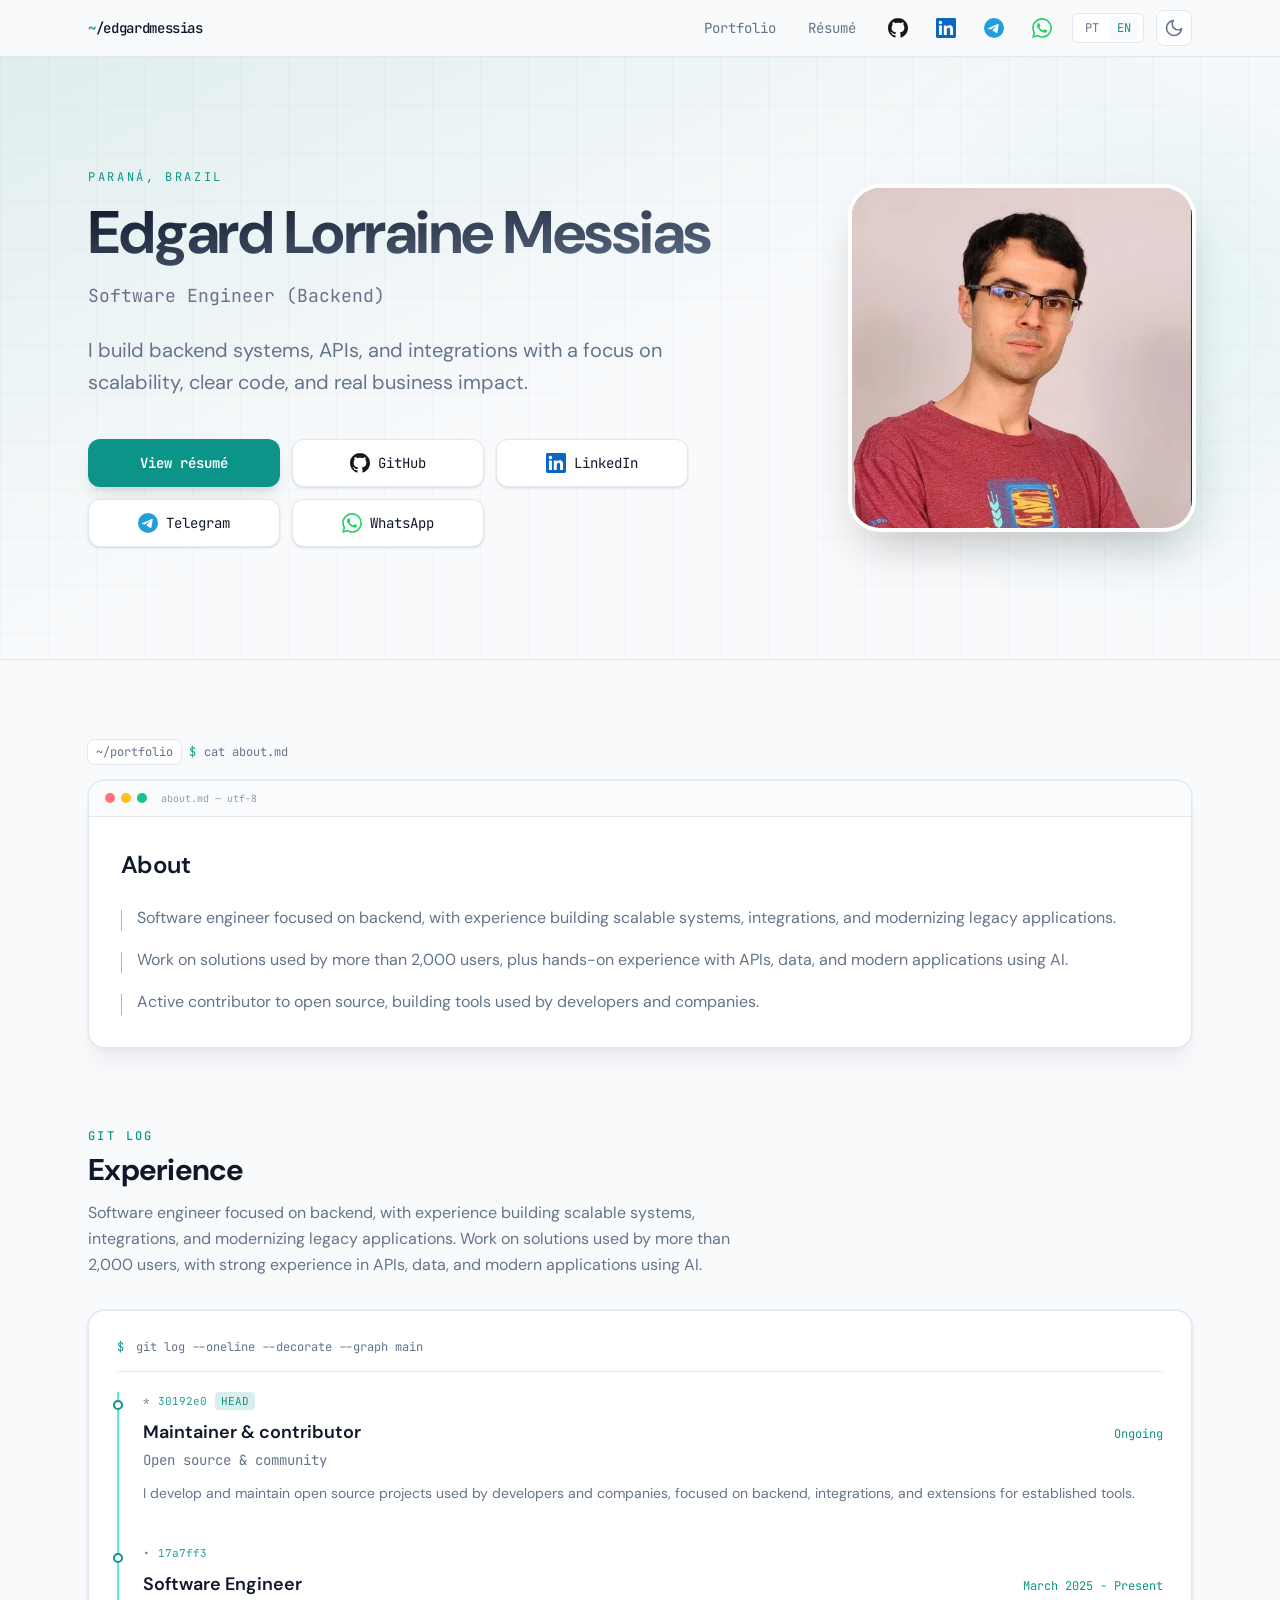
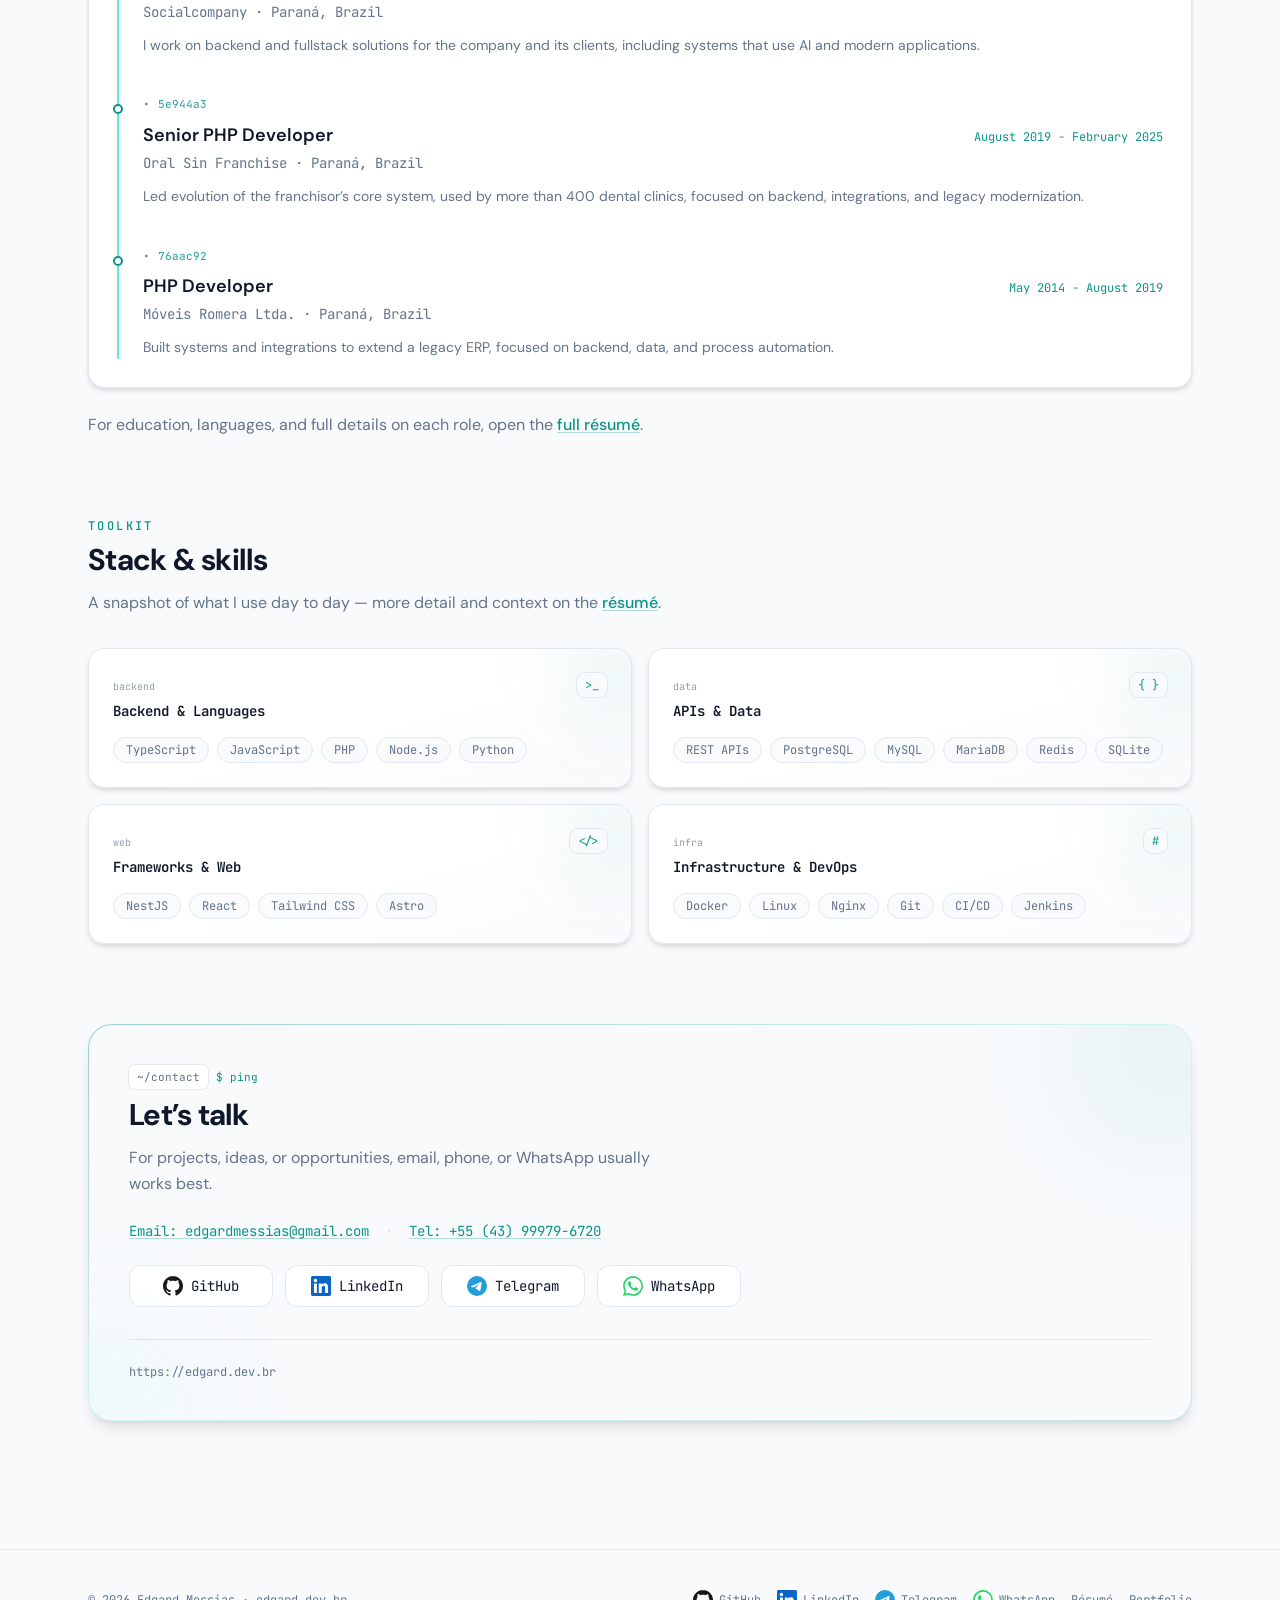
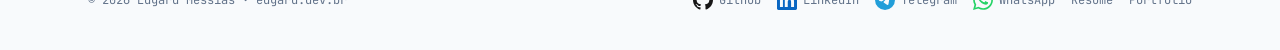
<file: en/index.html>
<!DOCTYPE html><html lang="en"> <head><meta charset="UTF-8"><meta name="viewport" content="width=device-width, initial-scale=1"><link rel="icon" type="image/svg+xml" href="/favicon.svg"><link rel="preconnect" href="https://fonts.googleapis.com"><link rel="preconnect" href="https://fonts.gstatic.com" crossorigin><link href="https://fonts.googleapis.com/css2?family=DM+Sans:ital,opsz,wght@0,9..40,400;0,9..40,500;0,9..40,600;0,9..40,700&family=JetBrains+Mono:wght@400;500;600&display=swap" rel="stylesheet"><meta name="generator" content="Astro v6.0.8"><meta name="description" content="Portfolio and résumé of Edgard Messias: software engineer focused on backend, APIs, integrations, and scalable systems, with experience in open source and AI-powered applications."><link rel="canonical" href="https://edgard.dev.br/en/"><link rel="alternate" hreflang="pt-BR" href="https://edgard.dev.br/"><link rel="alternate" hreflang="en" href="https://edgard.dev.br/en/"><link rel="alternate" hreflang="x-default" href="https://edgard.dev.br/"><meta property="og:type" content="website"><meta property="og:title" content="Edgard Messias — Backend Software Engineer"><meta property="og:description" content="Portfolio and résumé of Edgard Messias: software engineer focused on backend, APIs, integrations, and scalable systems, with experience in open source and AI-powered applications."><meta property="og:url" content="https://edgard.dev.br/en/"><meta property="og:locale" content="en_US"><meta property="og:locale:alternate" content="pt_BR"><meta property="og:image" content="https://edgard.dev.br/favicon.svg"><meta name="twitter:card" content="summary_large_image"><meta name="twitter:title" content="Edgard Messias — Backend Software Engineer"><meta name="twitter:description" content="Portfolio and résumé of Edgard Messias: software engineer focused on backend, APIs, integrations, and scalable systems, with experience in open source and AI-powered applications."><title>Edgard Messias — Backend Software Engineer</title><script type="text/partytown" src="https://www.googletagmanager.com/gtag/js?id=G-X4WJZYFZR1"></script><script type="text/partytown">(function(){const measurementId = "G-X4WJZYFZR1";

        window.dataLayer = window.dataLayer || [];
        function gtag() {
          dataLayer.push(arguments);
        }
        gtag("js", new Date());
        gtag("config", measurementId);
      })();</script><script>
      (function () {
        var k = "edgard-theme";
        var v = localStorage.getItem(k);
        var dark =
          v === "light"
            ? false
            : v === "dark"
              ? true
              : matchMedia("(prefers-color-scheme: dark)").matches;
        document.documentElement.classList.toggle("dark", dark);
      })();
    </script><link rel="stylesheet" href="/_astro/alternates.CII282Zx.css">
<style>@media print{@page{margin:6mm 8mm;size:A4}body.resume-print{color-scheme:light;print-color-adjust:exact;-webkit-print-color-adjust:exact;background:#fff!important;color:#0f172a!important;--background: #ffffff;--foreground: #0f172a;--foreground-muted: #475569;--surface: #f1f5f9;--border: #cbd5e1;--accent: #0d9488;--accent-muted: #2dd4bf}body.resume-print .site-header,body.resume-print .site-footer{display:none!important}body.resume-print main{padding-top:0!important}body.resume-print .resume-shell{max-width:100%!important;padding:0!important;font-size:7.1pt;line-height:1.22}body.resume-print .resume-hero-photo{box-shadow:none!important;border:1px solid #cbd5e1!important;width:50px!important;height:50px!important;max-width:50px!important;max-height:50px!important;border-radius:6px!important}body.resume-print .resume-header{margin-bottom:.35rem!important;padding-bottom:.35rem!important;gap:.5rem!important;flex-direction:row!important;align-items:flex-start!important}body.resume-print section.resume-section{margin-bottom:.35rem!important;scroll-margin:0!important}body.resume-print section.resume-section>h2{margin-bottom:.2rem!important;padding-bottom:.15rem!important;font-size:6.85pt!important;letter-spacing:.12em!important}body.resume-print section.resume-section>div{gap:.15rem!important}body.resume-print .resume-shell h1{font-size:13.65pt!important;line-height:1.1!important;margin:0!important}body.resume-print .resume-shell h3{font-size:8.4pt!important;line-height:1.15!important;margin:0!important}body.resume-print .resume-shell p{margin-top:.15rem!important;margin-bottom:0!important}body.resume-print .resume-shell .font-mono{font-size:inherit!important}body.resume-print .resume-shell .space-y-10>*+*{margin-top:.35rem!important}body.resume-print .resume-shell .space-y-2>*+*{margin-top:.1rem!important}body.resume-print .resume-shell .space-y-1>*+*{margin-top:.08rem!important}body.resume-print .resume-shell .mt-6,body.resume-print .resume-shell .mt-3{margin-top:.2rem!important}body.resume-print .resume-shell ul.list-disc{margin-top:.15rem!important;padding-left:.9rem!important;font-size:6.85pt!important}body.resume-print .resume-shell .grid.gap-8{gap:.35rem!important}body.resume-print .resume-shell .flex.flex-wrap.gap-2{gap:.15rem!important}body.resume-print .resume-shell span.inline-block.rounded-md{padding:.05rem .25rem!important;font-size:6.3pt!important;line-height:1.2!important}body.resume-print .resume-experience-item{break-inside:auto;page-break-inside:auto}body.resume-print a[href^=http]:after{content:" (" attr(href) ")";font-size:.65em;font-weight:400;color:#64748b;word-break:break-all}body.resume-print a[href^="/"]:after{content:none!important}}
body.fahhh-no-chrome-404:before{content:"";position:fixed;inset:0;z-index:0;pointer-events:none;background:linear-gradient(135deg,color-mix(in srgb,var(--accent) 12%,transparent),var(--background) 55%,var(--background));opacity:1}body.fahhh-no-chrome-404:after{content:"";position:fixed;inset:0;z-index:0;pointer-events:none;opacity:.35;background-image:linear-gradient(var(--grid) 1px,transparent 1px),linear-gradient(90deg,var(--grid) 1px,transparent 1px);background-size:48px 48px}html.dark body.fahhh-no-chrome-404:before{background:linear-gradient(135deg,color-mix(in srgb,var(--accent) 18%,transparent),var(--background) 55%,var(--background))}html.dark body.fahhh-no-chrome-404:after{opacity:.9}@keyframes fahhh-pop{0%{transform:translateY(4px) scale(.95);opacity:0;filter:saturate(1)}30%{transform:translateY(0) scale(1.06);opacity:1;filter:saturate(1.2)}60%{transform:translateY(0) scale(1.02);opacity:1}to{transform:translateY(0) scale(1);opacity:1;filter:saturate(1)}}@keyframes fahhh-glitch{0%{transform:translateZ(0)}18%{transform:translate3d(-1px,0,0)}36%{transform:translate3d(1px,0,0)}55%{transform:translate3d(-.5px,0,0)}to{transform:translateZ(0)}}#fahhhReveal[data-astro-cid-zetdm5md].is-visible{opacity:1;scale:1;animation:fahhh-pop .52s ease-out}#fahhhReveal[data-astro-cid-zetdm5md].is-visible #fahhhRevealText[data-astro-cid-zetdm5md]{animation:fahhh-glitch .72s ease-out}
</style><script>!(function(w,p,f,c){if(!window.crossOriginIsolated && !navigator.serviceWorker) return;c=w[p]=Object.assign(w[p]||{},{"lib":"/~partytown/","debug":false});c[f]=(c[f]||[]).concat(["dataLayer.push","gtag"])})(window,'partytown','forward');/* Partytown 0.11.2 - MIT QwikDev */
const t={preserveBehavior:!1},e=e=>{if("string"==typeof e)return[e,t];const[n,r=t]=e;return[n,{...t,...r}]},n=Object.freeze((t=>{const e=new Set;let n=[];do{Object.getOwnPropertyNames(n).forEach((t=>{"function"==typeof n[t]&&e.add(t)}))}while((n=Object.getPrototypeOf(n))!==Object.prototype);return Array.from(e)})());!function(t,r,o,i,a,s,c,l,d,p,u=t,f){function h(){f||(f=1,"/"==(c=(s.lib||"/~partytown/")+(s.debug?"debug/":""))[0]&&(d=r.querySelectorAll('script[type="text/partytown"]'),i!=t?i.dispatchEvent(new CustomEvent("pt1",{detail:t})):(l=setTimeout(v,(null==s?void 0:s.fallbackTimeout)||1e4),r.addEventListener("pt0",w),a?y(1):o.serviceWorker?o.serviceWorker.register(c+(s.swPath||"partytown-sw.js"),{scope:c}).then((function(t){t.active?y():t.installing&&t.installing.addEventListener("statechange",(function(t){"activated"==t.target.state&&y()}))}),console.error):v())))}function y(e){p=r.createElement(e?"script":"iframe"),t._pttab=Date.now(),e||(p.style.display="block",p.style.width="0",p.style.height="0",p.style.border="0",p.style.visibility="hidden",p.setAttribute("aria-hidden",!0)),p.src=c+"partytown-"+(e?"atomics.js?v=0.11.2":"sandbox-sw.html?"+t._pttab),r.querySelector(s.sandboxParent||"body").appendChild(p)}function v(n,o){for(w(),i==t&&(s.forward||[]).map((function(n){const[r]=e(n);delete t[r.split(".")[0]]})),n=0;n<d.length;n++)(o=r.createElement("script")).innerHTML=d[n].innerHTML,o.nonce=s.nonce,r.head.appendChild(o);p&&p.parentNode.removeChild(p)}function w(){clearTimeout(l)}s=t.partytown||{},i==t&&(s.forward||[]).map((function(r){const[o,{preserveBehavior:i}]=e(r);u=t,o.split(".").map((function(e,r,o){var a;u=u[o[r]]=r+1<o.length?u[o[r]]||(a=o[r+1],n.includes(a)?[]:{}):(()=>{let e=null;if(i){const{methodOrProperty:n,thisObject:r}=((t,e)=>{let n=t;for(let t=0;t<e.length-1;t+=1)n=n[e[t]];return{thisObject:n,methodOrProperty:e.length>0?n[e[e.length-1]]:void 0}})(t,o);"function"==typeof n&&(e=(...t)=>n.apply(r,...t))}return function(){let n;return e&&(n=e(arguments)),(t._ptf=t._ptf||[]).push(o,arguments),n}})()}))})),"complete"==r.readyState?h():(t.addEventListener("DOMContentLoaded",h),t.addEventListener("load",h))}(window,document,navigator,top,window.crossOriginIsolated);;(e=>{e.addEventListener("astro:before-swap",e=>{let r=document.body.querySelector("iframe[src*='/~partytown/']");if(r)e.newDocument.body.append(r)})})(document);</script></head> <body class="flex min-h-screen flex-col bg-[var(--background)] text-[var(--foreground)] antialiased"> <header class="site-header sticky top-0 z-50 border-b border-(--border) bg-(--background)/90 backdrop-blur-md"> <div class="mx-auto flex h-14 max-w-6xl items-center justify-between gap-3 px-4 sm:px-6"> <a href="/en/" class="min-w-0 truncate font-mono text-sm font-medium tracking-tight text-(--foreground) hover:text-(--accent)"> <span class="text-(--accent)">~</span>/edgardmessias </a> <nav class="hidden min-w-0 flex-1 items-center justify-end gap-x-2 md:flex md:gap-x-3" aria-label="Main navigation"> <div class="flex items-center gap-1 lg:gap-2"> <a href="/en/portfolio/" class="rounded-md px-3 py-2 font-mono text-sm transition text-(--foreground-muted) hover:bg-(--surface) hover:text-(--foreground)"> Portfolio </a><a href="/en/resume/" class="rounded-md px-3 py-2 font-mono text-sm transition text-(--foreground-muted) hover:bg-(--surface) hover:text-(--foreground)"> Résumé </a> </div> <div class="flex items-center gap-2 lg:gap-2.5 xl:gap-3"> <a href="https://github.com/edgardmessias" target="_blank" rel="noopener noreferrer" title="GitHub" aria-label="GitHub" class="inline-flex items-center rounded-md px-2 py-2 text-(--foreground-muted) transition hover:bg-(--surface) hover:text-(--foreground) focus-visible:outline-2 focus-visible:outline-offset-2 focus-visible:outline-(--accent)"> <span class="social-icon inline-flex shrink-0 [&#38;_svg]:h-5 [&#38;_svg]:w-5" style="--social-fill-light: #181717; --social-fill-dark: #e6edf3;" aria-hidden="true" data-astro-cid-v6thz4ju><svg xmlns="http://www.w3.org/2000/svg" viewBox="0 0 24 24" fill="none" aria-hidden="true">
  <path
    d="M12 0c-6.626 0-12 5.373-12 12 0 5.302 3.438 9.8 8.207 11.387.599.111.793-.261.793-.577v-2.234c-3.338.726-4.033-1.416-4.033-1.416-.546-1.387-1.333-1.756-1.333-1.756-1.089-.745.083-.729.083-.729 1.205.084 1.839 1.237 1.839 1.237 1.07 1.834 2.807 1.304 3.492.997.107-.775.418-1.305.762-1.604-2.665-.305-5.467-1.334-5.467-5.931 0-1.311.469-2.381 1.236-3.221-.124-.303-.535-1.524.117-3.176 0 0 1.008-.322 3.301 1.23.957-.266 1.983-.399 3.003-.404 1.02.005 2.047.138 3 .405 2.291-1.552 3.297-1.23 3.297-1.23.653 1.653.242 2.874.118 3.176.77.84 1.235 1.911 1.235 3.221 0 4.609-2.807 5.624-5.479 5.921.43.372.823 1.102.823 2.222v3.293c0 .319.192.694.801.576 4.765-1.589 8.199-6.086 8.199-11.386 0-6.627-5.373-12-12-12z"
  />
</svg>
</span> </a><a href="https://www.linkedin.com/in/edgardmessias/" target="_blank" rel="noopener noreferrer" title="LinkedIn" aria-label="LinkedIn" class="inline-flex items-center rounded-md px-2 py-2 text-(--foreground-muted) transition hover:bg-(--surface) hover:text-(--foreground) focus-visible:outline-2 focus-visible:outline-offset-2 focus-visible:outline-(--accent)"> <span class="social-icon inline-flex shrink-0 [&#38;_svg]:h-5 [&#38;_svg]:w-5" style="--social-fill-light: #0a66c2; --social-fill-dark: #93c5fd;" aria-hidden="true" data-astro-cid-v6thz4ju><svg xmlns="http://www.w3.org/2000/svg" viewBox="0 0 24 24" fill="none" aria-hidden="true">
  <path
    d="M20.447 20.452h-3.554v-5.569c0-1.328-.027-3.037-1.852-3.037-1.853 0-2.136 1.445-2.136 2.939v5.667H9.351V9h3.414v1.561h.046c.477-.9 1.637-1.85 3.37-1.85 3.601 0 4.267 2.37 4.267 5.455v6.286zM5.337 7.433c-1.144 0-2.063-.926-2.063-2.065 0-1.138.92-2.063 2.063-2.063 1.14 0 2.064.925 2.063 2.063 0 1.139-.925 2.065-2.063 2.065zm1.782 13.019H3.555V9h3.564v11.452zM22.225 0H1.771C.792 0 0 .774 0 1.729v20.542C0 23.227.792 24 1.771 24h20.451C23.2 24 24 23.227 24 22.271V1.729C24 .774 23.2 0 22.222 0h.003z"
  />
</svg>
</span> </a><a href="https://t.me/edgardmessias" target="_blank" rel="noopener noreferrer" title="Telegram" aria-label="Telegram" class="inline-flex items-center rounded-md px-2 py-2 text-(--foreground-muted) transition hover:bg-(--surface) hover:text-(--foreground) focus-visible:outline-2 focus-visible:outline-offset-2 focus-visible:outline-(--accent)"> <span class="social-icon inline-flex shrink-0 [&#38;_svg]:h-5 [&#38;_svg]:w-5" style="--social-fill-light: #229ED9; --social-fill-dark: #67c8f0;" aria-hidden="true" data-astro-cid-v6thz4ju><svg
  xmlns="http://www.w3.org/2000/svg"
  viewBox="0 0 24 24"
  fill="none"
  aria-hidden="true"
>
  <path
    d="M11.944 0A12 12 0 0 0 0 12a12 12 0 0 0 12 12 12 12 0 0 0 12-12A12 12 0 0 0 12 0a12 12 0 0 0-.056 0zm4.962 7.224c.1-.002.321.023.465.14a.506.506 0 0 1 .171.325c.016.093.036.306.02.472-.18 1.898-.962 6.502-1.36 8.627-.168.9-.499 1.201-.82 1.23-.696.065-1.225-.46-1.9-.902-1.056-.693-1.653-1.124-2.678-1.8-1.185-.78-.417-1.21.258-1.91.177-.184 3.247-2.977 3.307-3.23.007-.032.014-.15-.056-.212s-.174-.041-.249-.024c-.106.024-1.793 1.14-5.061 3.345-.48.33-.913.49-1.302.48-.428-.008-1.252-.241-1.865-.44-.752-.245-1.349-.374-1.297-.789.027-.216.325-.437.893-.663 3.498-1.524 5.83-2.529 6.998-3.014 3.332-1.386 4.025-1.627 4.476-1.635z"
  />
</svg>
</span> </a><a href="https://wa.me/5543999796720" target="_blank" rel="noopener noreferrer" title="WhatsApp" aria-label="WhatsApp" class="inline-flex items-center rounded-md px-2 py-2 text-(--foreground-muted) transition hover:bg-(--surface) hover:text-(--foreground) focus-visible:outline-2 focus-visible:outline-offset-2 focus-visible:outline-(--accent)"> <span class="social-icon inline-flex shrink-0 [&#38;_svg]:h-5 [&#38;_svg]:w-5" style="--social-fill-light: #25D366; --social-fill-dark: #128C7E;" aria-hidden="true" data-astro-cid-v6thz4ju><svg
  xmlns="http://www.w3.org/2000/svg"
  viewBox="0 0 24 24"
  fill="none"
  aria-hidden="true"
>
  <path
    d="M17.472 14.382c-.297-.149-1.758-.867-2.03-.967-.273-.099-.471-.148-.67.15-.197.297-.767.966-.94 1.164-.173.199-.347.223-.644.075-.297-.15-1.255-.463-2.39-1.475-.883-.788-1.48-1.761-1.653-2.059-.173-.297-.018-.458.13-.606.134-.133.298-.347.446-.52.149-.174.198-.298.298-.497.099-.198.05-.371-.025-.52-.075-.149-.669-1.612-.916-2.207-.242-.579-.487-.5-.669-.51-.173-.008-.371-.01-.57-.01-.198 0-.52.074-.792.372-.272.297-1.04 1.016-1.04 2.479 0 1.462 1.065 2.875 1.213 3.074.149.198 2.096 3.2 5.077 4.487.709.306 1.262.489 1.694.625.712.227 1.36.195 1.871.118.571-.085 1.758-.719 2.006-1.413.248-.694.248-1.289.173-1.413-.074-.124-.272-.198-.57-.347m-5.421 7.403h-.004a9.87 9.87 0 01-5.031-1.378l-.361-.214-3.741.982.998-3.648-.235-.374a9.86 9.86 0 01-1.51-5.26c.001-5.45 4.436-9.884 9.888-9.884 2.64 0 5.122 1.03 6.988 2.898a9.825 9.825 0 012.893 6.994c-.003 5.45-4.437 9.884-9.885 9.884m8.413-18.297A11.815 11.815 0 0012.05 0C5.495 0 .16 5.335.157 11.892c0 2.096.547 4.142 1.588 5.945L.057 24l6.305-1.654a11.882 11.882 0 005.683 1.448h.005c6.554 0 11.89-5.335 11.893-11.893a11.821 11.821 0 00-3.48-8.413Z"
  />
</svg>
</span> </a> </div> </nav> <div class="flex shrink-0 items-center gap-2 md:gap-3"> <div class="flex items-center gap-0.5 rounded-md border border-(--border) bg-(--surface) px-1 py-0.5 font-mono text-[11px] sm:text-xs" role="group" aria-label="Language"> <a href="/" class="rounded px-2 py-1 transition text-(--foreground-muted) hover:text-(--foreground)" hreflang="pt-BR" lang="pt-BR"> PT </a> <a href="/en/" class="rounded px-2 py-1 transition bg-(--background) text-(--accent)" hreflang="en" lang="en"> EN </a> </div> <style>astro-island,astro-slot,astro-static-slot{display:contents}</style><script>(()=>{var e=async t=>{await(await t())()};(self.Astro||(self.Astro={})).load=e;window.dispatchEvent(new Event("astro:load"));})();</script><script>(()=>{var A=Object.defineProperty;var g=(i,o,a)=>o in i?A(i,o,{enumerable:!0,configurable:!0,writable:!0,value:a}):i[o]=a;var d=(i,o,a)=>g(i,typeof o!="symbol"?o+"":o,a);{let i={0:t=>m(t),1:t=>a(t),2:t=>new RegExp(t),3:t=>new Date(t),4:t=>new Map(a(t)),5:t=>new Set(a(t)),6:t=>BigInt(t),7:t=>new URL(t),8:t=>new Uint8Array(t),9:t=>new Uint16Array(t),10:t=>new Uint32Array(t),11:t=>Number.POSITIVE_INFINITY*t},o=t=>{let[l,e]=t;return l in i?i[l](e):void 0},a=t=>t.map(o),m=t=>typeof t!="object"||t===null?t:Object.fromEntries(Object.entries(t).map(([l,e])=>[l,o(e)]));class y extends HTMLElement{constructor(){super(...arguments);d(this,"Component");d(this,"hydrator");d(this,"hydrate",async()=>{var b;if(!this.hydrator||!this.isConnected)return;let e=(b=this.parentElement)==null?void 0:b.closest("astro-island[ssr]");if(e){e.addEventListener("astro:hydrate",this.hydrate,{once:!0});return}let c=this.querySelectorAll("astro-slot"),n={},h=this.querySelectorAll("template[data-astro-template]");for(let r of h){let s=r.closest(this.tagName);s!=null&&s.isSameNode(this)&&(n[r.getAttribute("data-astro-template")||"default"]=r.innerHTML,r.remove())}for(let r of c){let s=r.closest(this.tagName);s!=null&&s.isSameNode(this)&&(n[r.getAttribute("name")||"default"]=r.innerHTML)}let p;try{p=this.hasAttribute("props")?m(JSON.parse(this.getAttribute("props"))):{}}catch(r){let s=this.getAttribute("component-url")||"<unknown>",v=this.getAttribute("component-export");throw v&&(s+=` (export ${v})`),console.error(`[hydrate] Error parsing props for component ${s}`,this.getAttribute("props"),r),r}let u;await this.hydrator(this)(this.Component,p,n,{client:this.getAttribute("client")}),this.removeAttribute("ssr"),this.dispatchEvent(new CustomEvent("astro:hydrate"))});d(this,"unmount",()=>{this.isConnected||this.dispatchEvent(new CustomEvent("astro:unmount"))})}disconnectedCallback(){document.removeEventListener("astro:after-swap",this.unmount),document.addEventListener("astro:after-swap",this.unmount,{once:!0})}connectedCallback(){if(!this.hasAttribute("await-children")||document.readyState==="interactive"||document.readyState==="complete")this.childrenConnectedCallback();else{let e=()=>{document.removeEventListener("DOMContentLoaded",e),c.disconnect(),this.childrenConnectedCallback()},c=new MutationObserver(()=>{var n;((n=this.lastChild)==null?void 0:n.nodeType)===Node.COMMENT_NODE&&this.lastChild.nodeValue==="astro:end"&&(this.lastChild.remove(),e())});c.observe(this,{childList:!0}),document.addEventListener("DOMContentLoaded",e)}}async childrenConnectedCallback(){let e=this.getAttribute("before-hydration-url");e&&await import(e),this.start()}async start(){let e=JSON.parse(this.getAttribute("opts")),c=this.getAttribute("client");if(Astro[c]===void 0){window.addEventListener(`astro:${c}`,()=>this.start(),{once:!0});return}try{await Astro[c](async()=>{let n=this.getAttribute("renderer-url"),[h,{default:p}]=await Promise.all([import(this.getAttribute("component-url")),n?import(n):()=>()=>{}]),u=this.getAttribute("component-export")||"default";if(!u.includes("."))this.Component=h[u];else{this.Component=h;for(let f of u.split("."))this.Component=this.Component[f]}return this.hydrator=p,this.hydrate},e,this)}catch(n){console.error(`[astro-island] Error hydrating ${this.getAttribute("component-url")}`,n)}}attributeChangedCallback(){this.hydrate()}}d(y,"observedAttributes",["props"]),customElements.get("astro-island")||customElements.define("astro-island",y)}})();</script><astro-island uid="Z2oOAcN" prefix="r2" component-url="/_astro/ThemeToggle.BSnPnUox.js" component-export="ThemeToggle" renderer-url="/_astro/client.BGZ31efN.js" props="{}" ssr client="load" opts="{&quot;name&quot;:&quot;ThemeToggle&quot;,&quot;value&quot;:true}" await-children><button type="button" class="inline-flex h-9 w-9 shrink-0 items-center justify-center rounded-lg border border-[var(--border)] bg-[var(--surface)] text-[var(--foreground-muted)] transition hover:border-[var(--accent)] hover:text-[var(--foreground)]" aria-label="Switch to light theme" title="Light theme"><svg width="20" height="20" viewBox="0 0 24 24" fill="none" stroke="currentColor" stroke-width="2" stroke-linecap="round" stroke-linejoin="round" aria-hidden="true"><circle cx="12" cy="12" r="4"></circle><path d="M12 2v2M12 20v2M4.93 4.93l1.41 1.41M17.66 17.66l1.41 1.41M2 12h2M20 12h2M6.34 17.66l-1.41 1.41M19.07 4.93l-1.41 1.41"></path></svg></button><!--astro:end--></astro-island> <astro-island uid="TlNNj" prefix="r3" component-url="/_astro/HeaderMobileNav.B-neGRrZ.js" component-export="HeaderMobileNav" renderer-url="/_astro/client.BGZ31efN.js" props="{&quot;nav&quot;:[1,[[0,{&quot;href&quot;:[0,&quot;/en/portfolio/&quot;],&quot;label&quot;:[0,&quot;Portfolio&quot;],&quot;active&quot;:[0,false]}],[0,{&quot;href&quot;:[0,&quot;/en/resume/&quot;],&quot;label&quot;:[0,&quot;Résumé&quot;],&quot;active&quot;:[0,false]}]]],&quot;social&quot;:[1,[[0,{&quot;href&quot;:[0,&quot;https://github.com/edgardmessias&quot;],&quot;label&quot;:[0,&quot;GitHub&quot;],&quot;svg&quot;:[0,&quot;&lt;svg xmlns=\&quot;http://www.w3.org/2000/svg\&quot; viewBox=\&quot;0 0 24 24\&quot; fill=\&quot;none\&quot; aria-hidden=\&quot;true\&quot;&gt;\n  &lt;path\n    d=\&quot;M12 0c-6.626 0-12 5.373-12 12 0 5.302 3.438 9.8 8.207 11.387.599.111.793-.261.793-.577v-2.234c-3.338.726-4.033-1.416-4.033-1.416-.546-1.387-1.333-1.756-1.333-1.756-1.089-.745.083-.729.083-.729 1.205.084 1.839 1.237 1.839 1.237 1.07 1.834 2.807 1.304 3.492.997.107-.775.418-1.305.762-1.604-2.665-.305-5.467-1.334-5.467-5.931 0-1.311.469-2.381 1.236-3.221-.124-.303-.535-1.524.117-3.176 0 0 1.008-.322 3.301 1.23.957-.266 1.983-.399 3.003-.404 1.02.005 2.047.138 3 .405 2.291-1.552 3.297-1.23 3.297-1.23.653 1.653.242 2.874.118 3.176.77.84 1.235 1.911 1.235 3.221 0 4.609-2.807 5.624-5.479 5.921.43.372.823 1.102.823 2.222v3.293c0 .319.192.694.801.576 4.765-1.589 8.199-6.086 8.199-11.386 0-6.627-5.373-12-12-12z\&quot;\n  /&gt;\n&lt;/svg&gt;\n&quot;],&quot;fillLight&quot;:[0,&quot;#181717&quot;],&quot;fillDark&quot;:[0,&quot;#e6edf3&quot;]}],[0,{&quot;href&quot;:[0,&quot;https://www.linkedin.com/in/edgardmessias/&quot;],&quot;label&quot;:[0,&quot;LinkedIn&quot;],&quot;svg&quot;:[0,&quot;&lt;svg xmlns=\&quot;http://www.w3.org/2000/svg\&quot; viewBox=\&quot;0 0 24 24\&quot; fill=\&quot;none\&quot; aria-hidden=\&quot;true\&quot;&gt;\n  &lt;path\n    d=\&quot;M20.447 20.452h-3.554v-5.569c0-1.328-.027-3.037-1.852-3.037-1.853 0-2.136 1.445-2.136 2.939v5.667H9.351V9h3.414v1.561h.046c.477-.9 1.637-1.85 3.37-1.85 3.601 0 4.267 2.37 4.267 5.455v6.286zM5.337 7.433c-1.144 0-2.063-.926-2.063-2.065 0-1.138.92-2.063 2.063-2.063 1.14 0 2.064.925 2.063 2.063 0 1.139-.925 2.065-2.063 2.065zm1.782 13.019H3.555V9h3.564v11.452zM22.225 0H1.771C.792 0 0 .774 0 1.729v20.542C0 23.227.792 24 1.771 24h20.451C23.2 24 24 23.227 24 22.271V1.729C24 .774 23.2 0 22.222 0h.003z\&quot;\n  /&gt;\n&lt;/svg&gt;\n&quot;],&quot;fillLight&quot;:[0,&quot;#0a66c2&quot;],&quot;fillDark&quot;:[0,&quot;#93c5fd&quot;]}],[0,{&quot;href&quot;:[0,&quot;https://t.me/edgardmessias&quot;],&quot;label&quot;:[0,&quot;Telegram&quot;],&quot;svg&quot;:[0,&quot;&lt;svg\n  xmlns=\&quot;http://www.w3.org/2000/svg\&quot;\n  viewBox=\&quot;0 0 24 24\&quot;\n  fill=\&quot;none\&quot;\n  aria-hidden=\&quot;true\&quot;\n&gt;\n  &lt;path\n    d=\&quot;M11.944 0A12 12 0 0 0 0 12a12 12 0 0 0 12 12 12 12 0 0 0 12-12A12 12 0 0 0 12 0a12 12 0 0 0-.056 0zm4.962 7.224c.1-.002.321.023.465.14a.506.506 0 0 1 .171.325c.016.093.036.306.02.472-.18 1.898-.962 6.502-1.36 8.627-.168.9-.499 1.201-.82 1.23-.696.065-1.225-.46-1.9-.902-1.056-.693-1.653-1.124-2.678-1.8-1.185-.78-.417-1.21.258-1.91.177-.184 3.247-2.977 3.307-3.23.007-.032.014-.15-.056-.212s-.174-.041-.249-.024c-.106.024-1.793 1.14-5.061 3.345-.48.33-.913.49-1.302.48-.428-.008-1.252-.241-1.865-.44-.752-.245-1.349-.374-1.297-.789.027-.216.325-.437.893-.663 3.498-1.524 5.83-2.529 6.998-3.014 3.332-1.386 4.025-1.627 4.476-1.635z\&quot;\n  /&gt;\n&lt;/svg&gt;\n&quot;],&quot;fillLight&quot;:[0,&quot;#229ED9&quot;],&quot;fillDark&quot;:[0,&quot;#67c8f0&quot;]}],[0,{&quot;href&quot;:[0,&quot;https://wa.me/5543999796720&quot;],&quot;label&quot;:[0,&quot;WhatsApp&quot;],&quot;svg&quot;:[0,&quot;&lt;svg\n  xmlns=\&quot;http://www.w3.org/2000/svg\&quot;\n  viewBox=\&quot;0 0 24 24\&quot;\n  fill=\&quot;none\&quot;\n  aria-hidden=\&quot;true\&quot;\n&gt;\n  &lt;path\n    d=\&quot;M17.472 14.382c-.297-.149-1.758-.867-2.03-.967-.273-.099-.471-.148-.67.15-.197.297-.767.966-.94 1.164-.173.199-.347.223-.644.075-.297-.15-1.255-.463-2.39-1.475-.883-.788-1.48-1.761-1.653-2.059-.173-.297-.018-.458.13-.606.134-.133.298-.347.446-.52.149-.174.198-.298.298-.497.099-.198.05-.371-.025-.52-.075-.149-.669-1.612-.916-2.207-.242-.579-.487-.5-.669-.51-.173-.008-.371-.01-.57-.01-.198 0-.52.074-.792.372-.272.297-1.04 1.016-1.04 2.479 0 1.462 1.065 2.875 1.213 3.074.149.198 2.096 3.2 5.077 4.487.709.306 1.262.489 1.694.625.712.227 1.36.195 1.871.118.571-.085 1.758-.719 2.006-1.413.248-.694.248-1.289.173-1.413-.074-.124-.272-.198-.57-.347m-5.421 7.403h-.004a9.87 9.87 0 01-5.031-1.378l-.361-.214-3.741.982.998-3.648-.235-.374a9.86 9.86 0 01-1.51-5.26c.001-5.45 4.436-9.884 9.888-9.884 2.64 0 5.122 1.03 6.988 2.898a9.825 9.825 0 012.893 6.994c-.003 5.45-4.437 9.884-9.885 9.884m8.413-18.297A11.815 11.815 0 0012.05 0C5.495 0 .16 5.335.157 11.892c0 2.096.547 4.142 1.588 5.945L.057 24l6.305-1.654a11.882 11.882 0 005.683 1.448h.005c6.554 0 11.89-5.335 11.893-11.893a11.821 11.821 0 00-3.48-8.413Z\&quot;\n  /&gt;\n&lt;/svg&gt;\n&quot;],&quot;fillLight&quot;:[0,&quot;#25D366&quot;],&quot;fillDark&quot;:[0,&quot;#128C7E&quot;]}]]],&quot;openLabel&quot;:[0,&quot;Open menu&quot;],&quot;closeLabel&quot;:[0,&quot;Close menu&quot;],&quot;menuLabel&quot;:[0,&quot;Site menu&quot;],&quot;socialHeading&quot;:[0,&quot;Social&quot;]}" ssr client="load" opts="{&quot;name&quot;:&quot;HeaderMobileNav&quot;,&quot;value&quot;:true}" await-children><button type="button" class="inline-flex h-10 w-10 shrink-0 items-center justify-center rounded-lg border border-(--border) bg-(--surface) text-(--foreground-muted) transition hover:border-(--accent) hover:text-(--foreground) focus-visible:outline-2 focus-visible:outline-offset-2 focus-visible:outline-(--accent) md:hidden" aria-expanded="false" aria-controls="_r3R_0_" aria-label="Open menu"><svg width="22" height="22" viewBox="0 0 24 24" fill="none" stroke="currentColor" stroke-width="2" stroke-linecap="round" aria-hidden="true" class="transition-transform duration-200"><path d="M4 7h16"></path><path d="M4 12h16"></path><path d="M4 17h16"></path></svg></button><!--astro:end--></astro-island> </div> </div> </header> <main class="flex-1 w-full">  <section class="relative overflow-hidden border-b border-[var(--border)]"> <div class="pointer-events-none absolute inset-0 bg-gradient-to-br from-[var(--accent)]/[0.12] via-[var(--background)] to-[var(--background)] dark:from-[var(--accent)]/[0.18] dark:via-[var(--background)] dark:to-[var(--background)]" aria-hidden="true"></div> <div class="pointer-events-none absolute inset-0 opacity-35 dark:opacity-90" style="background-image: linear-gradient(var(--grid) 1px, transparent 1px), linear-gradient(90deg, var(--grid) 1px, transparent 1px); background-size: 48px 48px;" aria-hidden="true"></div> <div class="pointer-events-none absolute -right-20 top-[42%] h-[min(72vw,420px)] w-[min(72vw,420px)] -translate-y-1/2 rounded-full bg-[var(--accent)]/[0.06] blur-3xl dark:bg-[var(--accent)]/[0.08]" aria-hidden="true"></div> <div class="relative mx-auto max-w-6xl px-4 py-16 sm:px-6 sm:py-24 lg:py-28"> <div class="grid items-center gap-12 lg:grid-cols-[minmax(0,1fr)_min(36vw,380px)] lg:gap-14 xl:gap-20"> <div class="order-2 max-w-2xl lg:order-1"> <p class="mb-4 font-mono text-xs uppercase tracking-[0.22em] text-[var(--accent)]"> Paraná, Brazil </p> <h1 class="text-balance bg-gradient-to-br from-[var(--foreground)] to-[var(--foreground-muted)] bg-clip-text font-sans text-4xl font-bold tracking-tight text-transparent sm:text-5xl lg:text-6xl lg:leading-[1.08]"> Edgard Lorraine Messias </h1> <p class="mt-4 font-mono text-base text-[var(--foreground-muted)] sm:text-lg"> Software Engineer (Backend) </p> <p class="mt-6 text-pretty text-lg leading-relaxed text-[var(--foreground-muted)] sm:text-xl"> I build backend systems, APIs, and integrations with a focus on scalability, clear code, and real business impact. </p> <div class="mt-10 flex flex-wrap items-center gap-3"> <a href="/en/resume/" class="inline-flex h-12 w-48 items-center justify-center whitespace-nowrap rounded-xl bg-[var(--accent)] px-5 font-mono text-sm font-semibold text-white shadow-lg shadow-[var(--accent)]/25 transition hover:opacity-90"> View résumé </a> <a href="https://github.com/edgardmessias" target="_blank" rel="noopener noreferrer" class="inline-flex h-12 w-48 items-center justify-center gap-2 whitespace-nowrap rounded-xl border border-[var(--border)] bg-[var(--surface)] px-5 font-mono text-sm text-[var(--foreground)] shadow-sm transition hover:border-[var(--accent)] hover:shadow-md" title="GitHub" aria-label="GitHub"> <span class="social-icon inline-flex shrink-0 [&#38;_svg]:h-5 [&#38;_svg]:w-5" style="--social-fill-light: #181717; --social-fill-dark: #e6edf3;" aria-hidden="true" data-astro-cid-v6thz4ju><svg xmlns="http://www.w3.org/2000/svg" viewBox="0 0 24 24" fill="none" aria-hidden="true">
  <path
    d="M12 0c-6.626 0-12 5.373-12 12 0 5.302 3.438 9.8 8.207 11.387.599.111.793-.261.793-.577v-2.234c-3.338.726-4.033-1.416-4.033-1.416-.546-1.387-1.333-1.756-1.333-1.756-1.089-.745.083-.729.083-.729 1.205.084 1.839 1.237 1.839 1.237 1.07 1.834 2.807 1.304 3.492.997.107-.775.418-1.305.762-1.604-2.665-.305-5.467-1.334-5.467-5.931 0-1.311.469-2.381 1.236-3.221-.124-.303-.535-1.524.117-3.176 0 0 1.008-.322 3.301 1.23.957-.266 1.983-.399 3.003-.404 1.02.005 2.047.138 3 .405 2.291-1.552 3.297-1.23 3.297-1.23.653 1.653.242 2.874.118 3.176.77.84 1.235 1.911 1.235 3.221 0 4.609-2.807 5.624-5.479 5.921.43.372.823 1.102.823 2.222v3.293c0 .319.192.694.801.576 4.765-1.589 8.199-6.086 8.199-11.386 0-6.627-5.373-12-12-12z"
  />
</svg>
</span> GitHub </a><a href="https://www.linkedin.com/in/edgardmessias/" target="_blank" rel="noopener noreferrer" class="inline-flex h-12 w-48 items-center justify-center gap-2 whitespace-nowrap rounded-xl border border-[var(--border)] bg-[var(--surface)] px-5 font-mono text-sm text-[var(--foreground)] shadow-sm transition hover:border-[var(--accent)] hover:shadow-md" title="LinkedIn" aria-label="LinkedIn"> <span class="social-icon inline-flex shrink-0 [&#38;_svg]:h-5 [&#38;_svg]:w-5" style="--social-fill-light: #0a66c2; --social-fill-dark: #93c5fd;" aria-hidden="true" data-astro-cid-v6thz4ju><svg xmlns="http://www.w3.org/2000/svg" viewBox="0 0 24 24" fill="none" aria-hidden="true">
  <path
    d="M20.447 20.452h-3.554v-5.569c0-1.328-.027-3.037-1.852-3.037-1.853 0-2.136 1.445-2.136 2.939v5.667H9.351V9h3.414v1.561h.046c.477-.9 1.637-1.85 3.37-1.85 3.601 0 4.267 2.37 4.267 5.455v6.286zM5.337 7.433c-1.144 0-2.063-.926-2.063-2.065 0-1.138.92-2.063 2.063-2.063 1.14 0 2.064.925 2.063 2.063 0 1.139-.925 2.065-2.063 2.065zm1.782 13.019H3.555V9h3.564v11.452zM22.225 0H1.771C.792 0 0 .774 0 1.729v20.542C0 23.227.792 24 1.771 24h20.451C23.2 24 24 23.227 24 22.271V1.729C24 .774 23.2 0 22.222 0h.003z"
  />
</svg>
</span> LinkedIn </a><a href="https://t.me/edgardmessias" target="_blank" rel="noopener noreferrer" class="inline-flex h-12 w-48 items-center justify-center gap-2 whitespace-nowrap rounded-xl border border-[var(--border)] bg-[var(--surface)] px-5 font-mono text-sm text-[var(--foreground)] shadow-sm transition hover:border-[var(--accent)] hover:shadow-md" title="Telegram" aria-label="Telegram"> <span class="social-icon inline-flex shrink-0 [&#38;_svg]:h-5 [&#38;_svg]:w-5" style="--social-fill-light: #229ED9; --social-fill-dark: #67c8f0;" aria-hidden="true" data-astro-cid-v6thz4ju><svg
  xmlns="http://www.w3.org/2000/svg"
  viewBox="0 0 24 24"
  fill="none"
  aria-hidden="true"
>
  <path
    d="M11.944 0A12 12 0 0 0 0 12a12 12 0 0 0 12 12 12 12 0 0 0 12-12A12 12 0 0 0 12 0a12 12 0 0 0-.056 0zm4.962 7.224c.1-.002.321.023.465.14a.506.506 0 0 1 .171.325c.016.093.036.306.02.472-.18 1.898-.962 6.502-1.36 8.627-.168.9-.499 1.201-.82 1.23-.696.065-1.225-.46-1.9-.902-1.056-.693-1.653-1.124-2.678-1.8-1.185-.78-.417-1.21.258-1.91.177-.184 3.247-2.977 3.307-3.23.007-.032.014-.15-.056-.212s-.174-.041-.249-.024c-.106.024-1.793 1.14-5.061 3.345-.48.33-.913.49-1.302.48-.428-.008-1.252-.241-1.865-.44-.752-.245-1.349-.374-1.297-.789.027-.216.325-.437.893-.663 3.498-1.524 5.83-2.529 6.998-3.014 3.332-1.386 4.025-1.627 4.476-1.635z"
  />
</svg>
</span> Telegram </a><a href="https://wa.me/5543999796720" target="_blank" rel="noopener noreferrer" class="inline-flex h-12 w-48 items-center justify-center gap-2 whitespace-nowrap rounded-xl border border-[var(--border)] bg-[var(--surface)] px-5 font-mono text-sm text-[var(--foreground)] shadow-sm transition hover:border-[var(--accent)] hover:shadow-md" title="WhatsApp" aria-label="WhatsApp"> <span class="social-icon inline-flex shrink-0 [&#38;_svg]:h-5 [&#38;_svg]:w-5" style="--social-fill-light: #25D366; --social-fill-dark: #128C7E;" aria-hidden="true" data-astro-cid-v6thz4ju><svg
  xmlns="http://www.w3.org/2000/svg"
  viewBox="0 0 24 24"
  fill="none"
  aria-hidden="true"
>
  <path
    d="M17.472 14.382c-.297-.149-1.758-.867-2.03-.967-.273-.099-.471-.148-.67.15-.197.297-.767.966-.94 1.164-.173.199-.347.223-.644.075-.297-.15-1.255-.463-2.39-1.475-.883-.788-1.48-1.761-1.653-2.059-.173-.297-.018-.458.13-.606.134-.133.298-.347.446-.52.149-.174.198-.298.298-.497.099-.198.05-.371-.025-.52-.075-.149-.669-1.612-.916-2.207-.242-.579-.487-.5-.669-.51-.173-.008-.371-.01-.57-.01-.198 0-.52.074-.792.372-.272.297-1.04 1.016-1.04 2.479 0 1.462 1.065 2.875 1.213 3.074.149.198 2.096 3.2 5.077 4.487.709.306 1.262.489 1.694.625.712.227 1.36.195 1.871.118.571-.085 1.758-.719 2.006-1.413.248-.694.248-1.289.173-1.413-.074-.124-.272-.198-.57-.347m-5.421 7.403h-.004a9.87 9.87 0 01-5.031-1.378l-.361-.214-3.741.982.998-3.648-.235-.374a9.86 9.86 0 01-1.51-5.26c.001-5.45 4.436-9.884 9.888-9.884 2.64 0 5.122 1.03 6.988 2.898a9.825 9.825 0 012.893 6.994c-.003 5.45-4.437 9.884-9.885 9.884m8.413-18.297A11.815 11.815 0 0012.05 0C5.495 0 .16 5.335.157 11.892c0 2.096.547 4.142 1.588 5.945L.057 24l6.305-1.654a11.882 11.882 0 005.683 1.448h.005c6.554 0 11.89-5.335 11.893-11.893a11.821 11.821 0 00-3.48-8.413Z"
  />
</svg>
</span> WhatsApp </a> </div> </div> <div class="order-1 flex justify-center lg:order-2 lg:justify-end lg:pl-4"> <div class="relative w-full max-w-[min(100%,340px)]"> <div class="absolute -inset-0.5 rounded-[2rem] bg-gradient-to-br from-[var(--accent)]/50 via-[var(--accent-muted)]/30 to-transparent opacity-80 dark:opacity-100" aria-hidden="true"></div> <div class="absolute -bottom-2 -right-2 h-20 w-20 rounded-full bg-[var(--accent)]/10 blur-2xl dark:bg-[var(--accent)]/15" aria-hidden="true"></div> <img src="/_astro/profile.DBG-z5mM_CG5PR.webp" alt="Portrait of Edgard Lorraine Messias" loading="eager" fetchpriority="high" sizes="(min-width: 1024px) 380px, min(85vw, 340px)" decoding="async" width="480" height="480" class="relative aspect-square w-full rounded-[1.75rem] object-cover shadow-2xl ring-4 ring-[var(--surface)]"> </div> </div> </div> </div> </section> <div class="relative mx-auto max-w-6xl px-4 pb-24 pt-14 sm:px-6 sm:pb-32 sm:pt-20"> <section id="sobre" class="relative scroll-mt-28" aria-labelledby="home-sobre-heading"> <div class="mb-4 flex flex-wrap items-center gap-2 font-mono text-[11px] text-[var(--foreground-muted)] sm:text-xs"> <span class="rounded-md bg-[var(--surface)] px-2 py-1 ring-1 ring-[var(--border)]">~/portfolio</span> <span class="text-[var(--accent)]">$</span> <span class="text-[var(--foreground-muted)]">cat about.md</span> </div> <div class="relative overflow-hidden rounded-2xl border border-[var(--border)] bg-[var(--surface)] shadow-xl shadow-slate-900/5 ring-1 ring-[var(--border)]/50 dark:shadow-black/30"> <div class="flex items-center gap-1.5 border-b border-[var(--border)] bg-[var(--background)]/80 px-4 py-2.5"> <span class="h-2.5 w-2.5 rounded-full bg-red-400/90" aria-hidden></span> <span class="h-2.5 w-2.5 rounded-full bg-amber-400/90" aria-hidden></span> <span class="h-2.5 w-2.5 rounded-full bg-emerald-500/90" aria-hidden></span> <span class="ml-2 font-mono text-[10px] text-[var(--foreground-muted)] opacity-70">about.md — utf-8</span> </div> <div class="relative p-6 sm:p-8"> <h2 id="home-sobre-heading" class="mb-6 font-sans text-xl font-semibold tracking-tight text-[var(--foreground)] sm:text-2xl"> About </h2> <div class="space-y-4 text-base leading-relaxed text-[var(--foreground-muted)]"> <p class="relative pl-4 before:absolute before:left-0 before:top-[0.35em] before:h-[calc(100%-0.35em)] before:w-px before:bg-[var(--accent)]/50 before:content-['']"> Software engineer focused on backend, with experience building scalable systems, integrations, and modernizing legacy applications. </p><p class="relative pl-4 before:absolute before:left-0 before:top-[0.35em] before:h-[calc(100%-0.35em)] before:w-px before:bg-[var(--accent)]/50 before:content-['']"> Work on solutions used by more than 2,000 users, plus hands-on experience with APIs, data, and modern applications using AI. </p><p class="relative pl-4 before:absolute before:left-0 before:top-[0.35em] before:h-[calc(100%-0.35em)] before:w-px before:bg-[var(--accent)]/50 before:content-['']"> Active contributor to open source, building tools used by developers and companies. </p> </div> </div> </div> </section> <section id="experiencia" class="relative mt-20 scroll-mt-28" aria-labelledby="home-experiencia-heading"> <div class="mb-8 max-w-2xl"> <p class="mb-2 font-mono text-xs font-medium uppercase tracking-[0.2em] text-[var(--accent)]"> git log </p> <h2 id="home-experiencia-heading" class="font-sans text-2xl font-bold tracking-tight text-[var(--foreground)] sm:text-3xl"> Experience </h2> <p class="mt-3 text-pretty leading-relaxed text-[var(--foreground-muted)]"> Software engineer focused on backend, with experience building scalable systems, integrations, and modernizing legacy applications. Work on solutions used by more than 2,000 users, with strong experience in APIs, data, and modern applications using AI. </p> </div> <div class="rounded-2xl border border-[var(--border)] bg-[var(--surface)] p-5 shadow-md ring-1 ring-[var(--border)]/50 sm:p-7"> <div class="mb-5 flex flex-wrap items-baseline gap-x-3 gap-y-1 border-b border-[var(--border)] pb-4 font-mono text-[11px] text-[var(--foreground-muted)] sm:text-xs" aria-hidden="true"> <span class="text-[var(--accent)]">$</span> <span class="text-[var(--foreground-muted)]">git log --oneline --decorate --graph main</span> </div> <!-- Single left border = continuous trunk (git log --graph style) --> <ul class="relative border-l-2 border-[var(--accent-muted)] pl-5 sm:pl-6"> <li class="relative pb-10 last:pb-0"> <span class="absolute left-[calc(-1.25rem-1px)] top-2 h-2.5 w-2.5 -translate-x-1/2 rounded-full border-2 border-[var(--accent)] bg-[var(--surface)] sm:left-[calc(-1.5rem-1px)]" aria-hidden="true"></span> <div class="flex flex-wrap items-baseline gap-x-2 gap-y-1" aria-hidden="true"> <span class="font-mono text-[10px] text-[var(--foreground-muted)]/90 sm:text-[11px]"> * </span> <span class="font-mono text-[10px] text-[var(--accent)]/90 sm:text-[11px]"> 30192e0 </span> <span class="rounded bg-[var(--accent)]/15 px-1.5 py-px font-mono text-[10px] text-[var(--accent)] sm:text-[11px]">
HEAD
</span> </div> <div class="mt-2 flex flex-col gap-1 sm:flex-row sm:items-baseline sm:justify-between sm:gap-4"> <h3 class="font-sans text-base font-semibold text-[var(--foreground)] sm:text-lg"> Maintainer &amp; contributor </h3> <span class="shrink-0 font-mono text-xs text-[var(--accent)]"> Ongoing </span> </div> <p class="mt-1 font-mono text-sm text-[var(--foreground-muted)]"> Open source &amp; community  </p> <p class="mt-3 text-sm leading-relaxed text-[var(--foreground-muted)]"> I develop and maintain open source projects used by developers and companies, focused on backend, integrations, and extensions for established tools. </p> </li><li class="relative pb-10 last:pb-0"> <span class="absolute left-[calc(-1.25rem-1px)] top-2 h-2.5 w-2.5 -translate-x-1/2 rounded-full border-2 border-[var(--accent)] bg-[var(--surface)] sm:left-[calc(-1.5rem-1px)]" aria-hidden="true"></span> <div class="flex flex-wrap items-baseline gap-x-2 gap-y-1" aria-hidden="true"> <span class="font-mono text-[10px] text-[var(--foreground-muted)]/90 sm:text-[11px]"> • </span> <span class="font-mono text-[10px] text-[var(--accent)]/90 sm:text-[11px]"> 17a7ff3 </span>  </div> <div class="mt-2 flex flex-col gap-1 sm:flex-row sm:items-baseline sm:justify-between sm:gap-4"> <h3 class="font-sans text-base font-semibold text-[var(--foreground)] sm:text-lg"> Software Engineer </h3> <span class="shrink-0 font-mono text-xs text-[var(--accent)]"> March 2025 - Present </span> </div> <p class="mt-1 font-mono text-sm text-[var(--foreground-muted)]"> Socialcompany  · Paraná, Brazil </p> <p class="mt-3 text-sm leading-relaxed text-[var(--foreground-muted)]"> I work on backend and fullstack solutions for the company and its clients, including systems that use AI and modern applications. </p> </li><li class="relative pb-10 last:pb-0"> <span class="absolute left-[calc(-1.25rem-1px)] top-2 h-2.5 w-2.5 -translate-x-1/2 rounded-full border-2 border-[var(--accent)] bg-[var(--surface)] sm:left-[calc(-1.5rem-1px)]" aria-hidden="true"></span> <div class="flex flex-wrap items-baseline gap-x-2 gap-y-1" aria-hidden="true"> <span class="font-mono text-[10px] text-[var(--foreground-muted)]/90 sm:text-[11px]"> • </span> <span class="font-mono text-[10px] text-[var(--accent)]/90 sm:text-[11px]"> 5e944a3 </span>  </div> <div class="mt-2 flex flex-col gap-1 sm:flex-row sm:items-baseline sm:justify-between sm:gap-4"> <h3 class="font-sans text-base font-semibold text-[var(--foreground)] sm:text-lg"> Senior PHP Developer </h3> <span class="shrink-0 font-mono text-xs text-[var(--accent)]"> August 2019 - February 2025 </span> </div> <p class="mt-1 font-mono text-sm text-[var(--foreground-muted)]"> Oral Sin Franchise  · Paraná, Brazil </p> <p class="mt-3 text-sm leading-relaxed text-[var(--foreground-muted)]"> Led evolution of the franchisor’s core system, used by more than 400 dental clinics, focused on backend, integrations, and legacy modernization. </p> </li><li class="relative pb-10 last:pb-0"> <span class="absolute left-[calc(-1.25rem-1px)] top-2 h-2.5 w-2.5 -translate-x-1/2 rounded-full border-2 border-[var(--accent)] bg-[var(--surface)] sm:left-[calc(-1.5rem-1px)]" aria-hidden="true"></span> <div class="flex flex-wrap items-baseline gap-x-2 gap-y-1" aria-hidden="true"> <span class="font-mono text-[10px] text-[var(--foreground-muted)]/90 sm:text-[11px]"> • </span> <span class="font-mono text-[10px] text-[var(--accent)]/90 sm:text-[11px]"> 76aac92 </span>  </div> <div class="mt-2 flex flex-col gap-1 sm:flex-row sm:items-baseline sm:justify-between sm:gap-4"> <h3 class="font-sans text-base font-semibold text-[var(--foreground)] sm:text-lg"> PHP Developer </h3> <span class="shrink-0 font-mono text-xs text-[var(--accent)]"> May 2014 - August 2019 </span> </div> <p class="mt-1 font-mono text-sm text-[var(--foreground-muted)]"> Móveis Romera Ltda.  · Paraná, Brazil </p> <p class="mt-3 text-sm leading-relaxed text-[var(--foreground-muted)]"> Built systems and integrations to extend a legacy ERP, focused on backend, data, and process automation. </p> </li> </ul> </div> <p class="mt-6 max-w-2xl text-pretty text-sm leading-relaxed text-[var(--foreground-muted)] sm:text-base"> For education, languages, and full details on each role, open the  <a href="/en/resume/" class="font-medium text-[var(--accent)] underline decoration-[var(--accent)]/30 underline-offset-2 transition hover:decoration-[var(--accent)]">full résumé</a>.
</p> </section> <section id="skills" class="relative mt-20 scroll-mt-28" aria-labelledby="home-skills-heading"> <div class="mb-8 max-w-2xl"> <p class="mb-2 font-mono text-xs font-medium uppercase tracking-[0.2em] text-[var(--accent)]"> Toolkit </p> <h2 id="home-skills-heading" class="font-sans text-2xl font-bold tracking-tight text-[var(--foreground)] sm:text-3xl"> Stack &amp; skills </h2> <p class="mt-3 text-pretty leading-relaxed text-[var(--foreground-muted)]"> A snapshot of what I use day to day — more detail and context on the  <a href="/en/resume/" class="font-medium text-[var(--accent)] underline decoration-[var(--accent)]/30 underline-offset-2 transition hover:decoration-[var(--accent)]">résumé</a>.
</p> </div> <div class="grid gap-4 sm:grid-cols-2"> <div class="group relative overflow-hidden rounded-2xl border border-[var(--border)] bg-gradient-to-br from-[var(--surface)] via-[var(--surface)] to-[var(--background)] p-5 shadow-md transition duration-300 hover:-translate-y-1 hover:border-[var(--accent)]/35 hover:shadow-lg hover:shadow-[var(--accent)]/5 sm:p-6"> <div class="pointer-events-none absolute -right-8 -top-8 h-24 w-24 rounded-full bg-[var(--accent)]/10 blur-2xl transition group-hover:bg-[var(--accent)]/20" aria-hidden="true"></div> <div class="relative flex items-start justify-between gap-3"> <div> <span class="font-mono text-[10px] text-[var(--foreground-muted)]/70"> backend </span> <h3 class="mt-1 font-mono text-sm font-semibold text-[var(--foreground)]"> Backend &amp; Languages </h3> </div> <span class="select-none rounded-lg bg-[var(--background)] px-2 py-1 font-mono text-xs text-[var(--accent)] ring-1 ring-[var(--border)]" aria-hidden="true"> &gt;_ </span> </div> <ul class="relative mt-4 flex flex-wrap gap-2"> <li> <span class="inline-flex items-center rounded-full border border-[var(--border)] bg-[var(--background)]/80 px-3 py-1 font-mono text-[11px] text-[var(--foreground-muted)] transition group-hover:border-[var(--accent)]/25 group-hover:text-[var(--foreground)] sm:text-xs"> TypeScript </span> </li><li> <span class="inline-flex items-center rounded-full border border-[var(--border)] bg-[var(--background)]/80 px-3 py-1 font-mono text-[11px] text-[var(--foreground-muted)] transition group-hover:border-[var(--accent)]/25 group-hover:text-[var(--foreground)] sm:text-xs"> JavaScript </span> </li><li> <span class="inline-flex items-center rounded-full border border-[var(--border)] bg-[var(--background)]/80 px-3 py-1 font-mono text-[11px] text-[var(--foreground-muted)] transition group-hover:border-[var(--accent)]/25 group-hover:text-[var(--foreground)] sm:text-xs"> PHP </span> </li><li> <span class="inline-flex items-center rounded-full border border-[var(--border)] bg-[var(--background)]/80 px-3 py-1 font-mono text-[11px] text-[var(--foreground-muted)] transition group-hover:border-[var(--accent)]/25 group-hover:text-[var(--foreground)] sm:text-xs"> Node.js </span> </li><li> <span class="inline-flex items-center rounded-full border border-[var(--border)] bg-[var(--background)]/80 px-3 py-1 font-mono text-[11px] text-[var(--foreground-muted)] transition group-hover:border-[var(--accent)]/25 group-hover:text-[var(--foreground)] sm:text-xs"> Python </span> </li> </ul> </div><div class="group relative overflow-hidden rounded-2xl border border-[var(--border)] bg-gradient-to-br from-[var(--surface)] via-[var(--surface)] to-[var(--background)] p-5 shadow-md transition duration-300 hover:-translate-y-1 hover:border-[var(--accent)]/35 hover:shadow-lg hover:shadow-[var(--accent)]/5 sm:p-6"> <div class="pointer-events-none absolute -right-8 -top-8 h-24 w-24 rounded-full bg-[var(--accent)]/10 blur-2xl transition group-hover:bg-[var(--accent)]/20" aria-hidden="true"></div> <div class="relative flex items-start justify-between gap-3"> <div> <span class="font-mono text-[10px] text-[var(--foreground-muted)]/70"> data </span> <h3 class="mt-1 font-mono text-sm font-semibold text-[var(--foreground)]"> APIs &amp; Data </h3> </div> <span class="select-none rounded-lg bg-[var(--background)] px-2 py-1 font-mono text-xs text-[var(--accent)] ring-1 ring-[var(--border)]" aria-hidden="true"> { } </span> </div> <ul class="relative mt-4 flex flex-wrap gap-2"> <li> <span class="inline-flex items-center rounded-full border border-[var(--border)] bg-[var(--background)]/80 px-3 py-1 font-mono text-[11px] text-[var(--foreground-muted)] transition group-hover:border-[var(--accent)]/25 group-hover:text-[var(--foreground)] sm:text-xs"> REST APIs </span> </li><li> <span class="inline-flex items-center rounded-full border border-[var(--border)] bg-[var(--background)]/80 px-3 py-1 font-mono text-[11px] text-[var(--foreground-muted)] transition group-hover:border-[var(--accent)]/25 group-hover:text-[var(--foreground)] sm:text-xs"> PostgreSQL </span> </li><li> <span class="inline-flex items-center rounded-full border border-[var(--border)] bg-[var(--background)]/80 px-3 py-1 font-mono text-[11px] text-[var(--foreground-muted)] transition group-hover:border-[var(--accent)]/25 group-hover:text-[var(--foreground)] sm:text-xs"> MySQL </span> </li><li> <span class="inline-flex items-center rounded-full border border-[var(--border)] bg-[var(--background)]/80 px-3 py-1 font-mono text-[11px] text-[var(--foreground-muted)] transition group-hover:border-[var(--accent)]/25 group-hover:text-[var(--foreground)] sm:text-xs"> MariaDB </span> </li><li> <span class="inline-flex items-center rounded-full border border-[var(--border)] bg-[var(--background)]/80 px-3 py-1 font-mono text-[11px] text-[var(--foreground-muted)] transition group-hover:border-[var(--accent)]/25 group-hover:text-[var(--foreground)] sm:text-xs"> Redis </span> </li><li> <span class="inline-flex items-center rounded-full border border-[var(--border)] bg-[var(--background)]/80 px-3 py-1 font-mono text-[11px] text-[var(--foreground-muted)] transition group-hover:border-[var(--accent)]/25 group-hover:text-[var(--foreground)] sm:text-xs"> SQLite </span> </li> </ul> </div><div class="group relative overflow-hidden rounded-2xl border border-[var(--border)] bg-gradient-to-br from-[var(--surface)] via-[var(--surface)] to-[var(--background)] p-5 shadow-md transition duration-300 hover:-translate-y-1 hover:border-[var(--accent)]/35 hover:shadow-lg hover:shadow-[var(--accent)]/5 sm:p-6"> <div class="pointer-events-none absolute -right-8 -top-8 h-24 w-24 rounded-full bg-[var(--accent)]/10 blur-2xl transition group-hover:bg-[var(--accent)]/20" aria-hidden="true"></div> <div class="relative flex items-start justify-between gap-3"> <div> <span class="font-mono text-[10px] text-[var(--foreground-muted)]/70"> web </span> <h3 class="mt-1 font-mono text-sm font-semibold text-[var(--foreground)]"> Frameworks &amp; Web </h3> </div> <span class="select-none rounded-lg bg-[var(--background)] px-2 py-1 font-mono text-xs text-[var(--accent)] ring-1 ring-[var(--border)]" aria-hidden="true"> &lt;/&gt; </span> </div> <ul class="relative mt-4 flex flex-wrap gap-2"> <li> <span class="inline-flex items-center rounded-full border border-[var(--border)] bg-[var(--background)]/80 px-3 py-1 font-mono text-[11px] text-[var(--foreground-muted)] transition group-hover:border-[var(--accent)]/25 group-hover:text-[var(--foreground)] sm:text-xs"> NestJS </span> </li><li> <span class="inline-flex items-center rounded-full border border-[var(--border)] bg-[var(--background)]/80 px-3 py-1 font-mono text-[11px] text-[var(--foreground-muted)] transition group-hover:border-[var(--accent)]/25 group-hover:text-[var(--foreground)] sm:text-xs"> React </span> </li><li> <span class="inline-flex items-center rounded-full border border-[var(--border)] bg-[var(--background)]/80 px-3 py-1 font-mono text-[11px] text-[var(--foreground-muted)] transition group-hover:border-[var(--accent)]/25 group-hover:text-[var(--foreground)] sm:text-xs"> Tailwind CSS </span> </li><li> <span class="inline-flex items-center rounded-full border border-[var(--border)] bg-[var(--background)]/80 px-3 py-1 font-mono text-[11px] text-[var(--foreground-muted)] transition group-hover:border-[var(--accent)]/25 group-hover:text-[var(--foreground)] sm:text-xs"> Astro </span> </li> </ul> </div><div class="group relative overflow-hidden rounded-2xl border border-[var(--border)] bg-gradient-to-br from-[var(--surface)] via-[var(--surface)] to-[var(--background)] p-5 shadow-md transition duration-300 hover:-translate-y-1 hover:border-[var(--accent)]/35 hover:shadow-lg hover:shadow-[var(--accent)]/5 sm:p-6"> <div class="pointer-events-none absolute -right-8 -top-8 h-24 w-24 rounded-full bg-[var(--accent)]/10 blur-2xl transition group-hover:bg-[var(--accent)]/20" aria-hidden="true"></div> <div class="relative flex items-start justify-between gap-3"> <div> <span class="font-mono text-[10px] text-[var(--foreground-muted)]/70"> infra </span> <h3 class="mt-1 font-mono text-sm font-semibold text-[var(--foreground)]"> Infrastructure &amp; DevOps </h3> </div> <span class="select-none rounded-lg bg-[var(--background)] px-2 py-1 font-mono text-xs text-[var(--accent)] ring-1 ring-[var(--border)]" aria-hidden="true"> # </span> </div> <ul class="relative mt-4 flex flex-wrap gap-2"> <li> <span class="inline-flex items-center rounded-full border border-[var(--border)] bg-[var(--background)]/80 px-3 py-1 font-mono text-[11px] text-[var(--foreground-muted)] transition group-hover:border-[var(--accent)]/25 group-hover:text-[var(--foreground)] sm:text-xs"> Docker </span> </li><li> <span class="inline-flex items-center rounded-full border border-[var(--border)] bg-[var(--background)]/80 px-3 py-1 font-mono text-[11px] text-[var(--foreground-muted)] transition group-hover:border-[var(--accent)]/25 group-hover:text-[var(--foreground)] sm:text-xs"> Linux </span> </li><li> <span class="inline-flex items-center rounded-full border border-[var(--border)] bg-[var(--background)]/80 px-3 py-1 font-mono text-[11px] text-[var(--foreground-muted)] transition group-hover:border-[var(--accent)]/25 group-hover:text-[var(--foreground)] sm:text-xs"> Nginx </span> </li><li> <span class="inline-flex items-center rounded-full border border-[var(--border)] bg-[var(--background)]/80 px-3 py-1 font-mono text-[11px] text-[var(--foreground-muted)] transition group-hover:border-[var(--accent)]/25 group-hover:text-[var(--foreground)] sm:text-xs"> Git </span> </li><li> <span class="inline-flex items-center rounded-full border border-[var(--border)] bg-[var(--background)]/80 px-3 py-1 font-mono text-[11px] text-[var(--foreground-muted)] transition group-hover:border-[var(--accent)]/25 group-hover:text-[var(--foreground)] sm:text-xs"> CI/CD </span> </li><li> <span class="inline-flex items-center rounded-full border border-[var(--border)] bg-[var(--background)]/80 px-3 py-1 font-mono text-[11px] text-[var(--foreground-muted)] transition group-hover:border-[var(--accent)]/25 group-hover:text-[var(--foreground)] sm:text-xs"> Jenkins </span> </li> </ul> </div> </div> </section> <section class="relative mt-20 scroll-mt-28" aria-labelledby="home-contato-heading"> <div class="rounded-3xl bg-gradient-to-br from-[var(--accent)]/40 via-[var(--accent-muted)]/25 to-[var(--accent)]/20 p-[1px] shadow-lg shadow-[var(--accent)]/10 dark:from-[var(--accent)]/50 dark:via-[var(--accent-muted)]/20 dark:to-teal-900/30"> <div class="rounded-[calc(1.5rem-1px)] bg-[var(--background)] px-6 py-8 sm:px-10 sm:py-10 relative overflow-hidden"> <div class="pointer-events-none absolute -top-14 -right-14 h-40 w-40 rounded-full bg-[var(--accent)]/[0.1] blur-3xl" aria-hidden="true"></div> <div class="pointer-events-none absolute -bottom-14 -left-12 h-32 w-32 rounded-full bg-[var(--accent-muted)]/[0.12] blur-3xl" aria-hidden="true"></div> <div class="mb-2 flex flex-wrap items-center gap-2 font-mono text-[11px] text-[var(--foreground-muted)]"> <span class="rounded-md bg-[var(--surface)] px-2 py-1 ring-1 ring-[var(--border)]">~/contact</span> <span class="text-[var(--accent)]">$ ping</span> </div> <h2 id="home-contato-heading" class="font-sans text-2xl font-bold tracking-tight text-[var(--foreground)] sm:text-3xl"> Let’s talk </h2> <p class="mt-3 max-w-xl text-pretty leading-relaxed text-[var(--foreground-muted)]"> For projects, ideas, or opportunities, email, phone, or WhatsApp usually works best. </p> <div class="mt-6 flex flex-wrap items-center gap-x-4 gap-y-2 font-mono text-sm text-[var(--foreground-muted)]"> <a href="mailto:edgardmessias@gmail.com" class="text-[var(--accent)] underline decoration-[var(--accent)]/30 underline-offset-2 transition hover:decoration-[var(--accent)]" title="Email"> Email: edgardmessias@gmail.com </a> <span class="text-[var(--border)]" aria-hidden> • </span> <a href="tel:+5543999796720" class="text-[var(--accent)] underline decoration-[var(--accent)]/30 underline-offset-2 transition hover:decoration-[var(--accent)]" title="Phone"> Tel: +55 (43) 99979-6720 </a> </div> <div class="mt-6 flex flex-wrap gap-3"> <a href="https://github.com/edgardmessias" target="_blank" rel="noopener noreferrer" title="GitHub" aria-label="GitHub" class="inline-flex items-center justify-center gap-2 min-w-36 whitespace-nowrap rounded-xl border border-[var(--border)] bg-[var(--surface)] px-4 py-2.5 font-mono text-sm text-[var(--foreground)] transition hover:border-[var(--accent)] hover:bg-[var(--background)] hover:shadow-sm"> <span class="social-icon inline-flex shrink-0 [&#38;_svg]:h-5 [&#38;_svg]:w-5" style="--social-fill-light: #181717; --social-fill-dark: #e6edf3;" aria-hidden="true" data-astro-cid-v6thz4ju><svg xmlns="http://www.w3.org/2000/svg" viewBox="0 0 24 24" fill="none" aria-hidden="true">
  <path
    d="M12 0c-6.626 0-12 5.373-12 12 0 5.302 3.438 9.8 8.207 11.387.599.111.793-.261.793-.577v-2.234c-3.338.726-4.033-1.416-4.033-1.416-.546-1.387-1.333-1.756-1.333-1.756-1.089-.745.083-.729.083-.729 1.205.084 1.839 1.237 1.839 1.237 1.07 1.834 2.807 1.304 3.492.997.107-.775.418-1.305.762-1.604-2.665-.305-5.467-1.334-5.467-5.931 0-1.311.469-2.381 1.236-3.221-.124-.303-.535-1.524.117-3.176 0 0 1.008-.322 3.301 1.23.957-.266 1.983-.399 3.003-.404 1.02.005 2.047.138 3 .405 2.291-1.552 3.297-1.23 3.297-1.23.653 1.653.242 2.874.118 3.176.77.84 1.235 1.911 1.235 3.221 0 4.609-2.807 5.624-5.479 5.921.43.372.823 1.102.823 2.222v3.293c0 .319.192.694.801.576 4.765-1.589 8.199-6.086 8.199-11.386 0-6.627-5.373-12-12-12z"
  />
</svg>
</span> <span>GitHub</span> </a><a href="https://www.linkedin.com/in/edgardmessias/" target="_blank" rel="noopener noreferrer" title="LinkedIn" aria-label="LinkedIn" class="inline-flex items-center justify-center gap-2 min-w-36 whitespace-nowrap rounded-xl border border-[var(--border)] bg-[var(--surface)] px-4 py-2.5 font-mono text-sm text-[var(--foreground)] transition hover:border-[var(--accent)] hover:bg-[var(--background)] hover:shadow-sm"> <span class="social-icon inline-flex shrink-0 [&#38;_svg]:h-5 [&#38;_svg]:w-5" style="--social-fill-light: #0a66c2; --social-fill-dark: #93c5fd;" aria-hidden="true" data-astro-cid-v6thz4ju><svg xmlns="http://www.w3.org/2000/svg" viewBox="0 0 24 24" fill="none" aria-hidden="true">
  <path
    d="M20.447 20.452h-3.554v-5.569c0-1.328-.027-3.037-1.852-3.037-1.853 0-2.136 1.445-2.136 2.939v5.667H9.351V9h3.414v1.561h.046c.477-.9 1.637-1.85 3.37-1.85 3.601 0 4.267 2.37 4.267 5.455v6.286zM5.337 7.433c-1.144 0-2.063-.926-2.063-2.065 0-1.138.92-2.063 2.063-2.063 1.14 0 2.064.925 2.063 2.063 0 1.139-.925 2.065-2.063 2.065zm1.782 13.019H3.555V9h3.564v11.452zM22.225 0H1.771C.792 0 0 .774 0 1.729v20.542C0 23.227.792 24 1.771 24h20.451C23.2 24 24 23.227 24 22.271V1.729C24 .774 23.2 0 22.222 0h.003z"
  />
</svg>
</span> <span>LinkedIn</span> </a><a href="https://t.me/edgardmessias" target="_blank" rel="noopener noreferrer" title="Telegram" aria-label="Telegram" class="inline-flex items-center justify-center gap-2 min-w-36 whitespace-nowrap rounded-xl border border-[var(--border)] bg-[var(--surface)] px-4 py-2.5 font-mono text-sm text-[var(--foreground)] transition hover:border-[var(--accent)] hover:bg-[var(--background)] hover:shadow-sm"> <span class="social-icon inline-flex shrink-0 [&#38;_svg]:h-5 [&#38;_svg]:w-5" style="--social-fill-light: #229ED9; --social-fill-dark: #67c8f0;" aria-hidden="true" data-astro-cid-v6thz4ju><svg
  xmlns="http://www.w3.org/2000/svg"
  viewBox="0 0 24 24"
  fill="none"
  aria-hidden="true"
>
  <path
    d="M11.944 0A12 12 0 0 0 0 12a12 12 0 0 0 12 12 12 12 0 0 0 12-12A12 12 0 0 0 12 0a12 12 0 0 0-.056 0zm4.962 7.224c.1-.002.321.023.465.14a.506.506 0 0 1 .171.325c.016.093.036.306.02.472-.18 1.898-.962 6.502-1.36 8.627-.168.9-.499 1.201-.82 1.23-.696.065-1.225-.46-1.9-.902-1.056-.693-1.653-1.124-2.678-1.8-1.185-.78-.417-1.21.258-1.91.177-.184 3.247-2.977 3.307-3.23.007-.032.014-.15-.056-.212s-.174-.041-.249-.024c-.106.024-1.793 1.14-5.061 3.345-.48.33-.913.49-1.302.48-.428-.008-1.252-.241-1.865-.44-.752-.245-1.349-.374-1.297-.789.027-.216.325-.437.893-.663 3.498-1.524 5.83-2.529 6.998-3.014 3.332-1.386 4.025-1.627 4.476-1.635z"
  />
</svg>
</span> <span>Telegram</span> </a><a href="https://wa.me/5543999796720" target="_blank" rel="noopener noreferrer" title="WhatsApp" aria-label="WhatsApp" class="inline-flex items-center justify-center gap-2 min-w-36 whitespace-nowrap rounded-xl border border-[var(--border)] bg-[var(--surface)] px-4 py-2.5 font-mono text-sm text-[var(--foreground)] transition hover:border-[var(--accent)] hover:bg-[var(--background)] hover:shadow-sm"> <span class="social-icon inline-flex shrink-0 [&#38;_svg]:h-5 [&#38;_svg]:w-5" style="--social-fill-light: #25D366; --social-fill-dark: #128C7E;" aria-hidden="true" data-astro-cid-v6thz4ju><svg
  xmlns="http://www.w3.org/2000/svg"
  viewBox="0 0 24 24"
  fill="none"
  aria-hidden="true"
>
  <path
    d="M17.472 14.382c-.297-.149-1.758-.867-2.03-.967-.273-.099-.471-.148-.67.15-.197.297-.767.966-.94 1.164-.173.199-.347.223-.644.075-.297-.15-1.255-.463-2.39-1.475-.883-.788-1.48-1.761-1.653-2.059-.173-.297-.018-.458.13-.606.134-.133.298-.347.446-.52.149-.174.198-.298.298-.497.099-.198.05-.371-.025-.52-.075-.149-.669-1.612-.916-2.207-.242-.579-.487-.5-.669-.51-.173-.008-.371-.01-.57-.01-.198 0-.52.074-.792.372-.272.297-1.04 1.016-1.04 2.479 0 1.462 1.065 2.875 1.213 3.074.149.198 2.096 3.2 5.077 4.487.709.306 1.262.489 1.694.625.712.227 1.36.195 1.871.118.571-.085 1.758-.719 2.006-1.413.248-.694.248-1.289.173-1.413-.074-.124-.272-.198-.57-.347m-5.421 7.403h-.004a9.87 9.87 0 01-5.031-1.378l-.361-.214-3.741.982.998-3.648-.235-.374a9.86 9.86 0 01-1.51-5.26c.001-5.45 4.436-9.884 9.888-9.884 2.64 0 5.122 1.03 6.988 2.898a9.825 9.825 0 012.893 6.994c-.003 5.45-4.437 9.884-9.885 9.884m8.413-18.297A11.815 11.815 0 0012.05 0C5.495 0 .16 5.335.157 11.892c0 2.096.547 4.142 1.588 5.945L.057 24l6.305-1.654a11.882 11.882 0 005.683 1.448h.005c6.554 0 11.89-5.335 11.893-11.893a11.821 11.821 0 00-3.48-8.413Z"
  />
</svg>
</span> <span>WhatsApp</span> </a> </div> <p class="mt-8 border-t border-[var(--border)] pt-6 font-mono text-xs text-[var(--foreground-muted)]"> https://edgard.dev.br </p> </div> </div> </section> </div>  </main> <footer class="site-footer mt-auto border-t border-(--border) bg-(--background) py-10"> <div class="mx-auto flex max-w-6xl flex-col gap-6 px-4 sm:flex-row sm:items-center sm:justify-between sm:px-6"> <p class="font-mono text-xs text-(--foreground-muted)">
© 2026 Edgard Messias · edgard.dev.br </p> <div class="flex flex-wrap items-center gap-4 font-mono text-xs"> <a href="https://github.com/edgardmessias" target="_blank" rel="noopener noreferrer" class="inline-flex items-center gap-1.5 text-(--foreground-muted) hover:text-(--accent)"> <span class="social-icon inline-flex shrink-0 [&#38;_svg]:h-5 [&#38;_svg]:w-5" style="--social-fill-light: #181717; --social-fill-dark: #e6edf3;" aria-hidden="true" data-astro-cid-v6thz4ju><svg xmlns="http://www.w3.org/2000/svg" viewBox="0 0 24 24" fill="none" aria-hidden="true">
  <path
    d="M12 0c-6.626 0-12 5.373-12 12 0 5.302 3.438 9.8 8.207 11.387.599.111.793-.261.793-.577v-2.234c-3.338.726-4.033-1.416-4.033-1.416-.546-1.387-1.333-1.756-1.333-1.756-1.089-.745.083-.729.083-.729 1.205.084 1.839 1.237 1.839 1.237 1.07 1.834 2.807 1.304 3.492.997.107-.775.418-1.305.762-1.604-2.665-.305-5.467-1.334-5.467-5.931 0-1.311.469-2.381 1.236-3.221-.124-.303-.535-1.524.117-3.176 0 0 1.008-.322 3.301 1.23.957-.266 1.983-.399 3.003-.404 1.02.005 2.047.138 3 .405 2.291-1.552 3.297-1.23 3.297-1.23.653 1.653.242 2.874.118 3.176.77.84 1.235 1.911 1.235 3.221 0 4.609-2.807 5.624-5.479 5.921.43.372.823 1.102.823 2.222v3.293c0 .319.192.694.801.576 4.765-1.589 8.199-6.086 8.199-11.386 0-6.627-5.373-12-12-12z"
  />
</svg>
</span> GitHub </a><a href="https://www.linkedin.com/in/edgardmessias/" target="_blank" rel="noopener noreferrer" class="inline-flex items-center gap-1.5 text-(--foreground-muted) hover:text-(--accent)"> <span class="social-icon inline-flex shrink-0 [&#38;_svg]:h-5 [&#38;_svg]:w-5" style="--social-fill-light: #0a66c2; --social-fill-dark: #93c5fd;" aria-hidden="true" data-astro-cid-v6thz4ju><svg xmlns="http://www.w3.org/2000/svg" viewBox="0 0 24 24" fill="none" aria-hidden="true">
  <path
    d="M20.447 20.452h-3.554v-5.569c0-1.328-.027-3.037-1.852-3.037-1.853 0-2.136 1.445-2.136 2.939v5.667H9.351V9h3.414v1.561h.046c.477-.9 1.637-1.85 3.37-1.85 3.601 0 4.267 2.37 4.267 5.455v6.286zM5.337 7.433c-1.144 0-2.063-.926-2.063-2.065 0-1.138.92-2.063 2.063-2.063 1.14 0 2.064.925 2.063 2.063 0 1.139-.925 2.065-2.063 2.065zm1.782 13.019H3.555V9h3.564v11.452zM22.225 0H1.771C.792 0 0 .774 0 1.729v20.542C0 23.227.792 24 1.771 24h20.451C23.2 24 24 23.227 24 22.271V1.729C24 .774 23.2 0 22.222 0h.003z"
  />
</svg>
</span> LinkedIn </a><a href="https://t.me/edgardmessias" target="_blank" rel="noopener noreferrer" class="inline-flex items-center gap-1.5 text-(--foreground-muted) hover:text-(--accent)"> <span class="social-icon inline-flex shrink-0 [&#38;_svg]:h-5 [&#38;_svg]:w-5" style="--social-fill-light: #229ED9; --social-fill-dark: #67c8f0;" aria-hidden="true" data-astro-cid-v6thz4ju><svg
  xmlns="http://www.w3.org/2000/svg"
  viewBox="0 0 24 24"
  fill="none"
  aria-hidden="true"
>
  <path
    d="M11.944 0A12 12 0 0 0 0 12a12 12 0 0 0 12 12 12 12 0 0 0 12-12A12 12 0 0 0 12 0a12 12 0 0 0-.056 0zm4.962 7.224c.1-.002.321.023.465.14a.506.506 0 0 1 .171.325c.016.093.036.306.02.472-.18 1.898-.962 6.502-1.36 8.627-.168.9-.499 1.201-.82 1.23-.696.065-1.225-.46-1.9-.902-1.056-.693-1.653-1.124-2.678-1.8-1.185-.78-.417-1.21.258-1.91.177-.184 3.247-2.977 3.307-3.23.007-.032.014-.15-.056-.212s-.174-.041-.249-.024c-.106.024-1.793 1.14-5.061 3.345-.48.33-.913.49-1.302.48-.428-.008-1.252-.241-1.865-.44-.752-.245-1.349-.374-1.297-.789.027-.216.325-.437.893-.663 3.498-1.524 5.83-2.529 6.998-3.014 3.332-1.386 4.025-1.627 4.476-1.635z"
  />
</svg>
</span> Telegram </a><a href="https://wa.me/5543999796720" target="_blank" rel="noopener noreferrer" class="inline-flex items-center gap-1.5 text-(--foreground-muted) hover:text-(--accent)"> <span class="social-icon inline-flex shrink-0 [&#38;_svg]:h-5 [&#38;_svg]:w-5" style="--social-fill-light: #25D366; --social-fill-dark: #128C7E;" aria-hidden="true" data-astro-cid-v6thz4ju><svg
  xmlns="http://www.w3.org/2000/svg"
  viewBox="0 0 24 24"
  fill="none"
  aria-hidden="true"
>
  <path
    d="M17.472 14.382c-.297-.149-1.758-.867-2.03-.967-.273-.099-.471-.148-.67.15-.197.297-.767.966-.94 1.164-.173.199-.347.223-.644.075-.297-.15-1.255-.463-2.39-1.475-.883-.788-1.48-1.761-1.653-2.059-.173-.297-.018-.458.13-.606.134-.133.298-.347.446-.52.149-.174.198-.298.298-.497.099-.198.05-.371-.025-.52-.075-.149-.669-1.612-.916-2.207-.242-.579-.487-.5-.669-.51-.173-.008-.371-.01-.57-.01-.198 0-.52.074-.792.372-.272.297-1.04 1.016-1.04 2.479 0 1.462 1.065 2.875 1.213 3.074.149.198 2.096 3.2 5.077 4.487.709.306 1.262.489 1.694.625.712.227 1.36.195 1.871.118.571-.085 1.758-.719 2.006-1.413.248-.694.248-1.289.173-1.413-.074-.124-.272-.198-.57-.347m-5.421 7.403h-.004a9.87 9.87 0 01-5.031-1.378l-.361-.214-3.741.982.998-3.648-.235-.374a9.86 9.86 0 01-1.51-5.26c.001-5.45 4.436-9.884 9.888-9.884 2.64 0 5.122 1.03 6.988 2.898a9.825 9.825 0 012.893 6.994c-.003 5.45-4.437 9.884-9.885 9.884m8.413-18.297A11.815 11.815 0 0012.05 0C5.495 0 .16 5.335.157 11.892c0 2.096.547 4.142 1.588 5.945L.057 24l6.305-1.654a11.882 11.882 0 005.683 1.448h.005c6.554 0 11.89-5.335 11.893-11.893a11.821 11.821 0 00-3.48-8.413Z"
  />
</svg>
</span> WhatsApp </a> <a href="/en/resume/" class="text-(--foreground-muted) hover:text-(--accent)"> Résumé </a> <a href="/en/portfolio/" class="text-(--foreground-muted) hover:text-(--accent)"> Portfolio </a> </div> </div> </footer> </body></html>
</file>
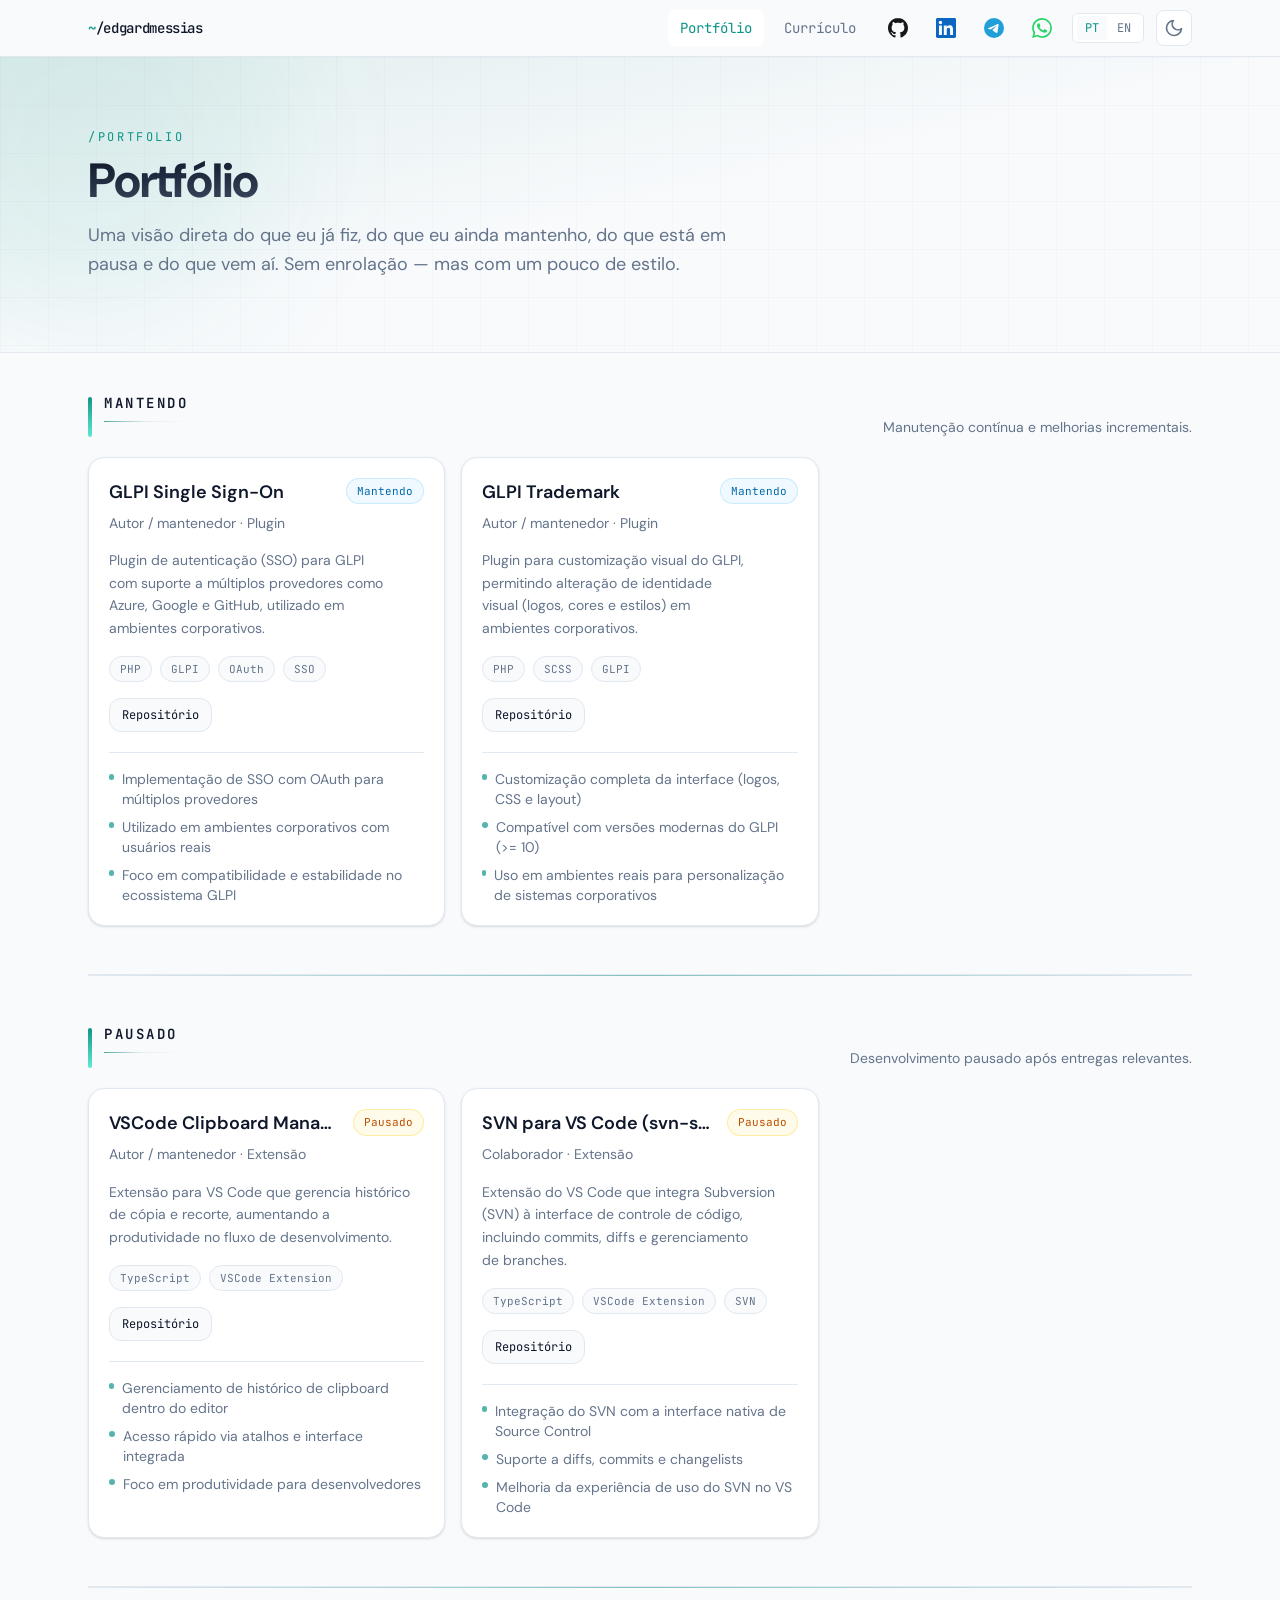
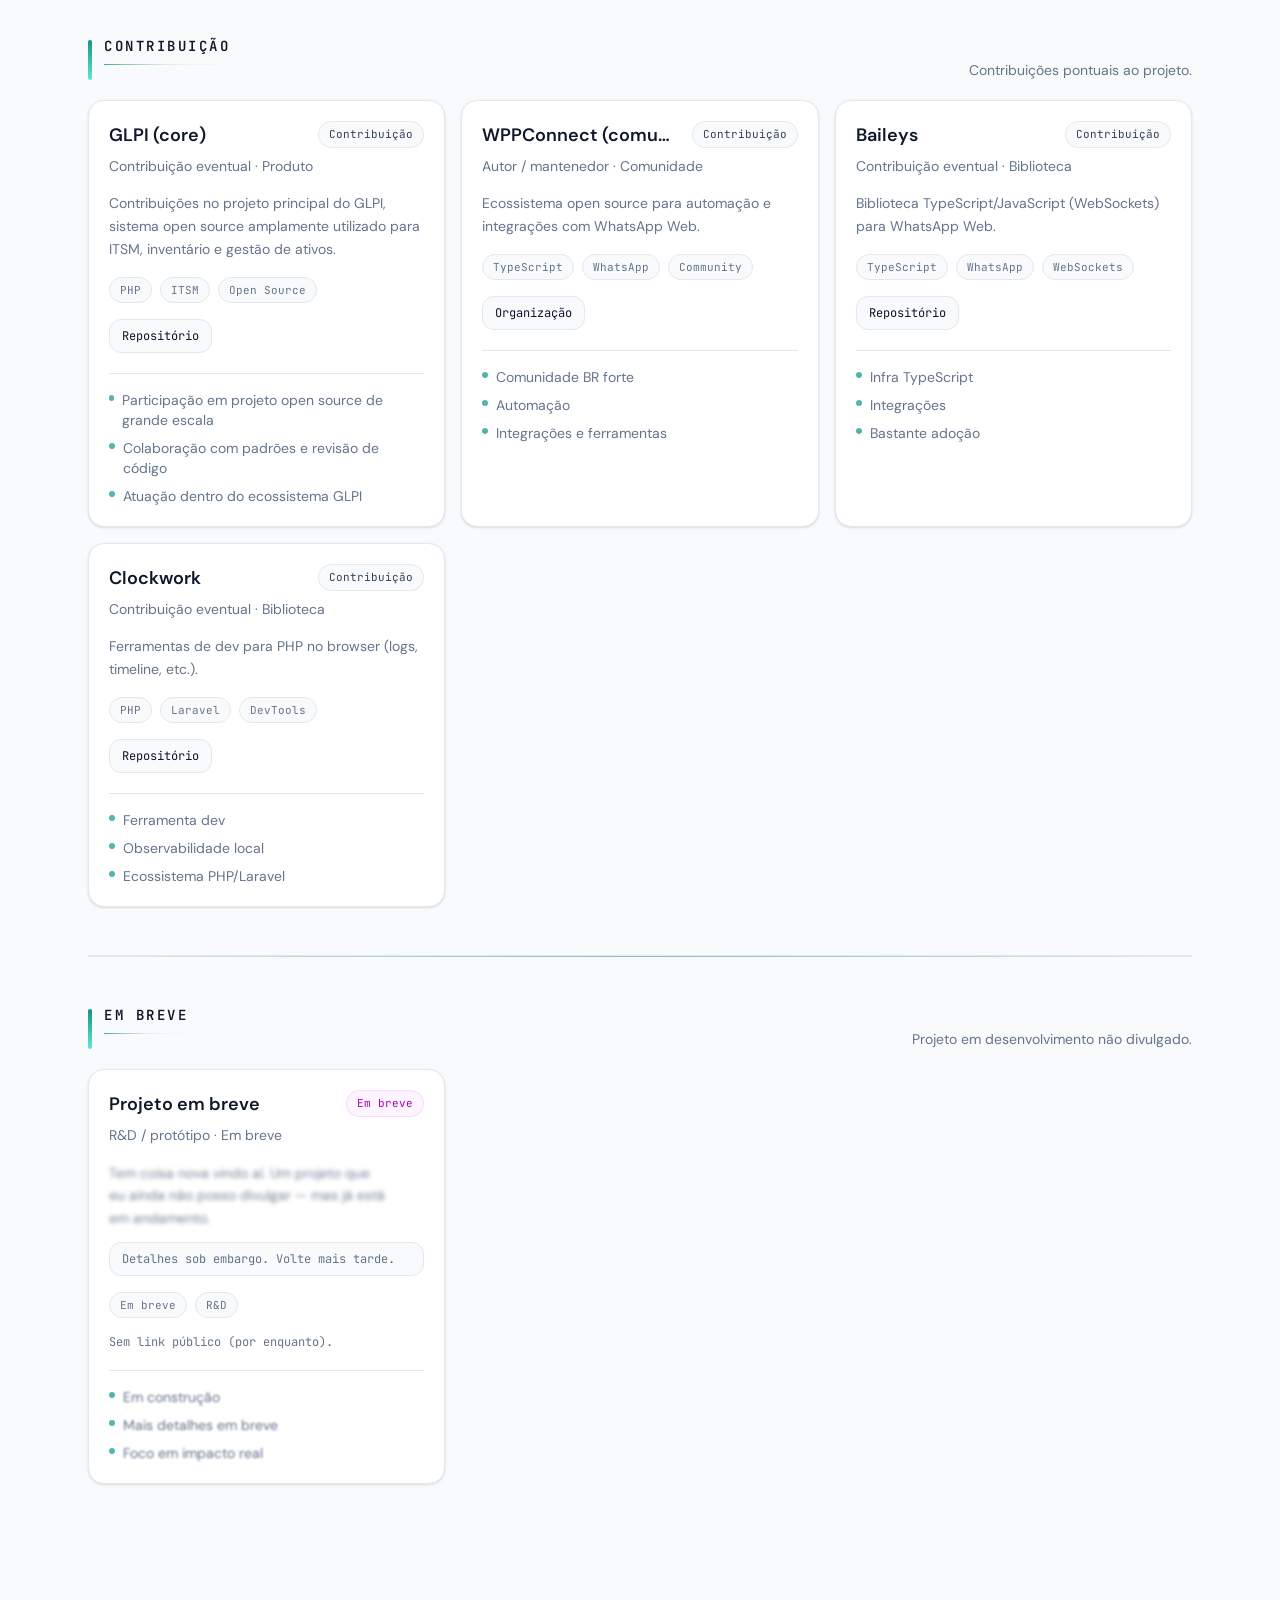
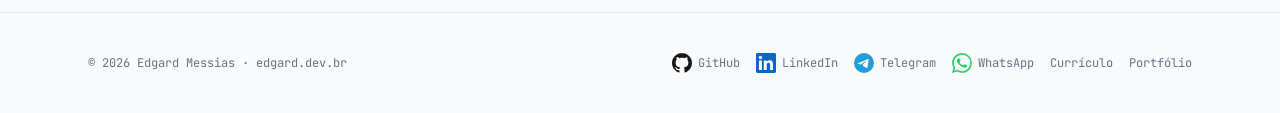
<file: portfolio/index.html>
<!DOCTYPE html><html lang="pt-BR"> <head><meta charset="UTF-8"><meta name="viewport" content="width=device-width, initial-scale=1"><link rel="icon" type="image/svg+xml" href="/favicon.svg"><link rel="preconnect" href="https://fonts.googleapis.com"><link rel="preconnect" href="https://fonts.gstatic.com" crossorigin><link href="https://fonts.googleapis.com/css2?family=DM+Sans:ital,opsz,wght@0,9..40,400;0,9..40,500;0,9..40,600;0,9..40,700&family=JetBrains+Mono:wght@400;500;600&display=swap" rel="stylesheet"><meta name="generator" content="Astro v6.0.8"><meta name="description" content="Projetos, contribuições e ideias — com status, contexto e um pouco de suspense."><link rel="canonical" href="https://edgard.dev.br/portfolio/"><link rel="alternate" hreflang="pt-BR" href="https://edgard.dev.br/portfolio/"><link rel="alternate" hreflang="en" href="https://edgard.dev.br/en/portfolio/"><link rel="alternate" hreflang="x-default" href="https://edgard.dev.br/portfolio/"><meta property="og:type" content="website"><meta property="og:title" content="Portfólio"><meta property="og:description" content="Projetos, contribuições e ideias — com status, contexto e um pouco de suspense."><meta property="og:url" content="https://edgard.dev.br/portfolio/"><meta property="og:locale" content="pt_BR"><meta property="og:locale:alternate" content="en_US"><meta property="og:image" content="https://edgard.dev.br/favicon.svg"><meta name="twitter:card" content="summary_large_image"><meta name="twitter:title" content="Portfólio"><meta name="twitter:description" content="Projetos, contribuições e ideias — com status, contexto e um pouco de suspense."><title>Portfólio</title><script type="text/partytown" src="https://www.googletagmanager.com/gtag/js?id=G-X4WJZYFZR1"></script><script type="text/partytown">(function(){const measurementId = "G-X4WJZYFZR1";

        window.dataLayer = window.dataLayer || [];
        function gtag() {
          dataLayer.push(arguments);
        }
        gtag("js", new Date());
        gtag("config", measurementId);
      })();</script><script>
      (function () {
        var k = "edgard-theme";
        var v = localStorage.getItem(k);
        var dark =
          v === "light"
            ? false
            : v === "dark"
              ? true
              : matchMedia("(prefers-color-scheme: dark)").matches;
        document.documentElement.classList.toggle("dark", dark);
      })();
    </script><link rel="stylesheet" href="/_astro/alternates.CII282Zx.css">
<style>@media print{@page{margin:6mm 8mm;size:A4}body.resume-print{color-scheme:light;print-color-adjust:exact;-webkit-print-color-adjust:exact;background:#fff!important;color:#0f172a!important;--background: #ffffff;--foreground: #0f172a;--foreground-muted: #475569;--surface: #f1f5f9;--border: #cbd5e1;--accent: #0d9488;--accent-muted: #2dd4bf}body.resume-print .site-header,body.resume-print .site-footer{display:none!important}body.resume-print main{padding-top:0!important}body.resume-print .resume-shell{max-width:100%!important;padding:0!important;font-size:7.1pt;line-height:1.22}body.resume-print .resume-hero-photo{box-shadow:none!important;border:1px solid #cbd5e1!important;width:50px!important;height:50px!important;max-width:50px!important;max-height:50px!important;border-radius:6px!important}body.resume-print .resume-header{margin-bottom:.35rem!important;padding-bottom:.35rem!important;gap:.5rem!important;flex-direction:row!important;align-items:flex-start!important}body.resume-print section.resume-section{margin-bottom:.35rem!important;scroll-margin:0!important}body.resume-print section.resume-section>h2{margin-bottom:.2rem!important;padding-bottom:.15rem!important;font-size:6.85pt!important;letter-spacing:.12em!important}body.resume-print section.resume-section>div{gap:.15rem!important}body.resume-print .resume-shell h1{font-size:13.65pt!important;line-height:1.1!important;margin:0!important}body.resume-print .resume-shell h3{font-size:8.4pt!important;line-height:1.15!important;margin:0!important}body.resume-print .resume-shell p{margin-top:.15rem!important;margin-bottom:0!important}body.resume-print .resume-shell .font-mono{font-size:inherit!important}body.resume-print .resume-shell .space-y-10>*+*{margin-top:.35rem!important}body.resume-print .resume-shell .space-y-2>*+*{margin-top:.1rem!important}body.resume-print .resume-shell .space-y-1>*+*{margin-top:.08rem!important}body.resume-print .resume-shell .mt-6,body.resume-print .resume-shell .mt-3{margin-top:.2rem!important}body.resume-print .resume-shell ul.list-disc{margin-top:.15rem!important;padding-left:.9rem!important;font-size:6.85pt!important}body.resume-print .resume-shell .grid.gap-8{gap:.35rem!important}body.resume-print .resume-shell .flex.flex-wrap.gap-2{gap:.15rem!important}body.resume-print .resume-shell span.inline-block.rounded-md{padding:.05rem .25rem!important;font-size:6.3pt!important;line-height:1.2!important}body.resume-print .resume-experience-item{break-inside:auto;page-break-inside:auto}body.resume-print a[href^=http]:after{content:" (" attr(href) ")";font-size:.65em;font-weight:400;color:#64748b;word-break:break-all}body.resume-print a[href^="/"]:after{content:none!important}}
body.fahhh-no-chrome-404:before{content:"";position:fixed;inset:0;z-index:0;pointer-events:none;background:linear-gradient(135deg,color-mix(in srgb,var(--accent) 12%,transparent),var(--background) 55%,var(--background));opacity:1}body.fahhh-no-chrome-404:after{content:"";position:fixed;inset:0;z-index:0;pointer-events:none;opacity:.35;background-image:linear-gradient(var(--grid) 1px,transparent 1px),linear-gradient(90deg,var(--grid) 1px,transparent 1px);background-size:48px 48px}html.dark body.fahhh-no-chrome-404:before{background:linear-gradient(135deg,color-mix(in srgb,var(--accent) 18%,transparent),var(--background) 55%,var(--background))}html.dark body.fahhh-no-chrome-404:after{opacity:.9}@keyframes fahhh-pop{0%{transform:translateY(4px) scale(.95);opacity:0;filter:saturate(1)}30%{transform:translateY(0) scale(1.06);opacity:1;filter:saturate(1.2)}60%{transform:translateY(0) scale(1.02);opacity:1}to{transform:translateY(0) scale(1);opacity:1;filter:saturate(1)}}@keyframes fahhh-glitch{0%{transform:translateZ(0)}18%{transform:translate3d(-1px,0,0)}36%{transform:translate3d(1px,0,0)}55%{transform:translate3d(-.5px,0,0)}to{transform:translateZ(0)}}#fahhhReveal[data-astro-cid-zetdm5md].is-visible{opacity:1;scale:1;animation:fahhh-pop .52s ease-out}#fahhhReveal[data-astro-cid-zetdm5md].is-visible #fahhhRevealText[data-astro-cid-zetdm5md]{animation:fahhh-glitch .72s ease-out}
</style><script>!(function(w,p,f,c){if(!window.crossOriginIsolated && !navigator.serviceWorker) return;c=w[p]=Object.assign(w[p]||{},{"lib":"/~partytown/","debug":false});c[f]=(c[f]||[]).concat(["dataLayer.push","gtag"])})(window,'partytown','forward');/* Partytown 0.11.2 - MIT QwikDev */
const t={preserveBehavior:!1},e=e=>{if("string"==typeof e)return[e,t];const[n,r=t]=e;return[n,{...t,...r}]},n=Object.freeze((t=>{const e=new Set;let n=[];do{Object.getOwnPropertyNames(n).forEach((t=>{"function"==typeof n[t]&&e.add(t)}))}while((n=Object.getPrototypeOf(n))!==Object.prototype);return Array.from(e)})());!function(t,r,o,i,a,s,c,l,d,p,u=t,f){function h(){f||(f=1,"/"==(c=(s.lib||"/~partytown/")+(s.debug?"debug/":""))[0]&&(d=r.querySelectorAll('script[type="text/partytown"]'),i!=t?i.dispatchEvent(new CustomEvent("pt1",{detail:t})):(l=setTimeout(v,(null==s?void 0:s.fallbackTimeout)||1e4),r.addEventListener("pt0",w),a?y(1):o.serviceWorker?o.serviceWorker.register(c+(s.swPath||"partytown-sw.js"),{scope:c}).then((function(t){t.active?y():t.installing&&t.installing.addEventListener("statechange",(function(t){"activated"==t.target.state&&y()}))}),console.error):v())))}function y(e){p=r.createElement(e?"script":"iframe"),t._pttab=Date.now(),e||(p.style.display="block",p.style.width="0",p.style.height="0",p.style.border="0",p.style.visibility="hidden",p.setAttribute("aria-hidden",!0)),p.src=c+"partytown-"+(e?"atomics.js?v=0.11.2":"sandbox-sw.html?"+t._pttab),r.querySelector(s.sandboxParent||"body").appendChild(p)}function v(n,o){for(w(),i==t&&(s.forward||[]).map((function(n){const[r]=e(n);delete t[r.split(".")[0]]})),n=0;n<d.length;n++)(o=r.createElement("script")).innerHTML=d[n].innerHTML,o.nonce=s.nonce,r.head.appendChild(o);p&&p.parentNode.removeChild(p)}function w(){clearTimeout(l)}s=t.partytown||{},i==t&&(s.forward||[]).map((function(r){const[o,{preserveBehavior:i}]=e(r);u=t,o.split(".").map((function(e,r,o){var a;u=u[o[r]]=r+1<o.length?u[o[r]]||(a=o[r+1],n.includes(a)?[]:{}):(()=>{let e=null;if(i){const{methodOrProperty:n,thisObject:r}=((t,e)=>{let n=t;for(let t=0;t<e.length-1;t+=1)n=n[e[t]];return{thisObject:n,methodOrProperty:e.length>0?n[e[e.length-1]]:void 0}})(t,o);"function"==typeof n&&(e=(...t)=>n.apply(r,...t))}return function(){let n;return e&&(n=e(arguments)),(t._ptf=t._ptf||[]).push(o,arguments),n}})()}))})),"complete"==r.readyState?h():(t.addEventListener("DOMContentLoaded",h),t.addEventListener("load",h))}(window,document,navigator,top,window.crossOriginIsolated);;(e=>{e.addEventListener("astro:before-swap",e=>{let r=document.body.querySelector("iframe[src*='/~partytown/']");if(r)e.newDocument.body.append(r)})})(document);</script></head> <body class="flex min-h-screen flex-col bg-[var(--background)] text-[var(--foreground)] antialiased"> <header class="site-header sticky top-0 z-50 border-b border-(--border) bg-(--background)/90 backdrop-blur-md"> <div class="mx-auto flex h-14 max-w-6xl items-center justify-between gap-3 px-4 sm:px-6"> <a href="/" class="min-w-0 truncate font-mono text-sm font-medium tracking-tight text-(--foreground) hover:text-(--accent)"> <span class="text-(--accent)">~</span>/edgardmessias </a> <nav class="hidden min-w-0 flex-1 items-center justify-end gap-x-2 md:flex md:gap-x-3" aria-label="Navegação principal"> <div class="flex items-center gap-1 lg:gap-2"> <a href="/portfolio/" class="rounded-md px-3 py-2 font-mono text-sm transition bg-(--surface) text-(--accent)"> Portfólio </a><a href="/resume/" class="rounded-md px-3 py-2 font-mono text-sm transition text-(--foreground-muted) hover:bg-(--surface) hover:text-(--foreground)"> Currículo </a> </div> <div class="flex items-center gap-2 lg:gap-2.5 xl:gap-3"> <a href="https://github.com/edgardmessias" target="_blank" rel="noopener noreferrer" title="GitHub" aria-label="GitHub" class="inline-flex items-center rounded-md px-2 py-2 text-(--foreground-muted) transition hover:bg-(--surface) hover:text-(--foreground) focus-visible:outline-2 focus-visible:outline-offset-2 focus-visible:outline-(--accent)"> <span class="social-icon inline-flex shrink-0 [&#38;_svg]:h-5 [&#38;_svg]:w-5" style="--social-fill-light: #181717; --social-fill-dark: #e6edf3;" aria-hidden="true" data-astro-cid-v6thz4ju><svg xmlns="http://www.w3.org/2000/svg" viewBox="0 0 24 24" fill="none" aria-hidden="true">
  <path
    d="M12 0c-6.626 0-12 5.373-12 12 0 5.302 3.438 9.8 8.207 11.387.599.111.793-.261.793-.577v-2.234c-3.338.726-4.033-1.416-4.033-1.416-.546-1.387-1.333-1.756-1.333-1.756-1.089-.745.083-.729.083-.729 1.205.084 1.839 1.237 1.839 1.237 1.07 1.834 2.807 1.304 3.492.997.107-.775.418-1.305.762-1.604-2.665-.305-5.467-1.334-5.467-5.931 0-1.311.469-2.381 1.236-3.221-.124-.303-.535-1.524.117-3.176 0 0 1.008-.322 3.301 1.23.957-.266 1.983-.399 3.003-.404 1.02.005 2.047.138 3 .405 2.291-1.552 3.297-1.23 3.297-1.23.653 1.653.242 2.874.118 3.176.77.84 1.235 1.911 1.235 3.221 0 4.609-2.807 5.624-5.479 5.921.43.372.823 1.102.823 2.222v3.293c0 .319.192.694.801.576 4.765-1.589 8.199-6.086 8.199-11.386 0-6.627-5.373-12-12-12z"
  />
</svg>
</span> </a><a href="https://www.linkedin.com/in/edgardmessias/" target="_blank" rel="noopener noreferrer" title="LinkedIn" aria-label="LinkedIn" class="inline-flex items-center rounded-md px-2 py-2 text-(--foreground-muted) transition hover:bg-(--surface) hover:text-(--foreground) focus-visible:outline-2 focus-visible:outline-offset-2 focus-visible:outline-(--accent)"> <span class="social-icon inline-flex shrink-0 [&#38;_svg]:h-5 [&#38;_svg]:w-5" style="--social-fill-light: #0a66c2; --social-fill-dark: #93c5fd;" aria-hidden="true" data-astro-cid-v6thz4ju><svg xmlns="http://www.w3.org/2000/svg" viewBox="0 0 24 24" fill="none" aria-hidden="true">
  <path
    d="M20.447 20.452h-3.554v-5.569c0-1.328-.027-3.037-1.852-3.037-1.853 0-2.136 1.445-2.136 2.939v5.667H9.351V9h3.414v1.561h.046c.477-.9 1.637-1.85 3.37-1.85 3.601 0 4.267 2.37 4.267 5.455v6.286zM5.337 7.433c-1.144 0-2.063-.926-2.063-2.065 0-1.138.92-2.063 2.063-2.063 1.14 0 2.064.925 2.063 2.063 0 1.139-.925 2.065-2.063 2.065zm1.782 13.019H3.555V9h3.564v11.452zM22.225 0H1.771C.792 0 0 .774 0 1.729v20.542C0 23.227.792 24 1.771 24h20.451C23.2 24 24 23.227 24 22.271V1.729C24 .774 23.2 0 22.222 0h.003z"
  />
</svg>
</span> </a><a href="https://t.me/edgardmessias" target="_blank" rel="noopener noreferrer" title="Telegram" aria-label="Telegram" class="inline-flex items-center rounded-md px-2 py-2 text-(--foreground-muted) transition hover:bg-(--surface) hover:text-(--foreground) focus-visible:outline-2 focus-visible:outline-offset-2 focus-visible:outline-(--accent)"> <span class="social-icon inline-flex shrink-0 [&#38;_svg]:h-5 [&#38;_svg]:w-5" style="--social-fill-light: #229ED9; --social-fill-dark: #67c8f0;" aria-hidden="true" data-astro-cid-v6thz4ju><svg
  xmlns="http://www.w3.org/2000/svg"
  viewBox="0 0 24 24"
  fill="none"
  aria-hidden="true"
>
  <path
    d="M11.944 0A12 12 0 0 0 0 12a12 12 0 0 0 12 12 12 12 0 0 0 12-12A12 12 0 0 0 12 0a12 12 0 0 0-.056 0zm4.962 7.224c.1-.002.321.023.465.14a.506.506 0 0 1 .171.325c.016.093.036.306.02.472-.18 1.898-.962 6.502-1.36 8.627-.168.9-.499 1.201-.82 1.23-.696.065-1.225-.46-1.9-.902-1.056-.693-1.653-1.124-2.678-1.8-1.185-.78-.417-1.21.258-1.91.177-.184 3.247-2.977 3.307-3.23.007-.032.014-.15-.056-.212s-.174-.041-.249-.024c-.106.024-1.793 1.14-5.061 3.345-.48.33-.913.49-1.302.48-.428-.008-1.252-.241-1.865-.44-.752-.245-1.349-.374-1.297-.789.027-.216.325-.437.893-.663 3.498-1.524 5.83-2.529 6.998-3.014 3.332-1.386 4.025-1.627 4.476-1.635z"
  />
</svg>
</span> </a><a href="https://wa.me/5543999796720" target="_blank" rel="noopener noreferrer" title="WhatsApp" aria-label="WhatsApp" class="inline-flex items-center rounded-md px-2 py-2 text-(--foreground-muted) transition hover:bg-(--surface) hover:text-(--foreground) focus-visible:outline-2 focus-visible:outline-offset-2 focus-visible:outline-(--accent)"> <span class="social-icon inline-flex shrink-0 [&#38;_svg]:h-5 [&#38;_svg]:w-5" style="--social-fill-light: #25D366; --social-fill-dark: #128C7E;" aria-hidden="true" data-astro-cid-v6thz4ju><svg
  xmlns="http://www.w3.org/2000/svg"
  viewBox="0 0 24 24"
  fill="none"
  aria-hidden="true"
>
  <path
    d="M17.472 14.382c-.297-.149-1.758-.867-2.03-.967-.273-.099-.471-.148-.67.15-.197.297-.767.966-.94 1.164-.173.199-.347.223-.644.075-.297-.15-1.255-.463-2.39-1.475-.883-.788-1.48-1.761-1.653-2.059-.173-.297-.018-.458.13-.606.134-.133.298-.347.446-.52.149-.174.198-.298.298-.497.099-.198.05-.371-.025-.52-.075-.149-.669-1.612-.916-2.207-.242-.579-.487-.5-.669-.51-.173-.008-.371-.01-.57-.01-.198 0-.52.074-.792.372-.272.297-1.04 1.016-1.04 2.479 0 1.462 1.065 2.875 1.213 3.074.149.198 2.096 3.2 5.077 4.487.709.306 1.262.489 1.694.625.712.227 1.36.195 1.871.118.571-.085 1.758-.719 2.006-1.413.248-.694.248-1.289.173-1.413-.074-.124-.272-.198-.57-.347m-5.421 7.403h-.004a9.87 9.87 0 01-5.031-1.378l-.361-.214-3.741.982.998-3.648-.235-.374a9.86 9.86 0 01-1.51-5.26c.001-5.45 4.436-9.884 9.888-9.884 2.64 0 5.122 1.03 6.988 2.898a9.825 9.825 0 012.893 6.994c-.003 5.45-4.437 9.884-9.885 9.884m8.413-18.297A11.815 11.815 0 0012.05 0C5.495 0 .16 5.335.157 11.892c0 2.096.547 4.142 1.588 5.945L.057 24l6.305-1.654a11.882 11.882 0 005.683 1.448h.005c6.554 0 11.89-5.335 11.893-11.893a11.821 11.821 0 00-3.48-8.413Z"
  />
</svg>
</span> </a> </div> </nav> <div class="flex shrink-0 items-center gap-2 md:gap-3"> <div class="flex items-center gap-0.5 rounded-md border border-(--border) bg-(--surface) px-1 py-0.5 font-mono text-[11px] sm:text-xs" role="group" aria-label="Idioma"> <a href="/portfolio/" class="rounded px-2 py-1 transition bg-(--background) text-(--accent)" hreflang="pt-BR" lang="pt-BR"> PT </a> <a href="/en/portfolio/" class="rounded px-2 py-1 transition text-(--foreground-muted) hover:text-(--foreground)" hreflang="en" lang="en"> EN </a> </div> <style>astro-island,astro-slot,astro-static-slot{display:contents}</style><script>(()=>{var e=async t=>{await(await t())()};(self.Astro||(self.Astro={})).load=e;window.dispatchEvent(new Event("astro:load"));})();</script><script>(()=>{var A=Object.defineProperty;var g=(i,o,a)=>o in i?A(i,o,{enumerable:!0,configurable:!0,writable:!0,value:a}):i[o]=a;var d=(i,o,a)=>g(i,typeof o!="symbol"?o+"":o,a);{let i={0:t=>m(t),1:t=>a(t),2:t=>new RegExp(t),3:t=>new Date(t),4:t=>new Map(a(t)),5:t=>new Set(a(t)),6:t=>BigInt(t),7:t=>new URL(t),8:t=>new Uint8Array(t),9:t=>new Uint16Array(t),10:t=>new Uint32Array(t),11:t=>Number.POSITIVE_INFINITY*t},o=t=>{let[l,e]=t;return l in i?i[l](e):void 0},a=t=>t.map(o),m=t=>typeof t!="object"||t===null?t:Object.fromEntries(Object.entries(t).map(([l,e])=>[l,o(e)]));class y extends HTMLElement{constructor(){super(...arguments);d(this,"Component");d(this,"hydrator");d(this,"hydrate",async()=>{var b;if(!this.hydrator||!this.isConnected)return;let e=(b=this.parentElement)==null?void 0:b.closest("astro-island[ssr]");if(e){e.addEventListener("astro:hydrate",this.hydrate,{once:!0});return}let c=this.querySelectorAll("astro-slot"),n={},h=this.querySelectorAll("template[data-astro-template]");for(let r of h){let s=r.closest(this.tagName);s!=null&&s.isSameNode(this)&&(n[r.getAttribute("data-astro-template")||"default"]=r.innerHTML,r.remove())}for(let r of c){let s=r.closest(this.tagName);s!=null&&s.isSameNode(this)&&(n[r.getAttribute("name")||"default"]=r.innerHTML)}let p;try{p=this.hasAttribute("props")?m(JSON.parse(this.getAttribute("props"))):{}}catch(r){let s=this.getAttribute("component-url")||"<unknown>",v=this.getAttribute("component-export");throw v&&(s+=` (export ${v})`),console.error(`[hydrate] Error parsing props for component ${s}`,this.getAttribute("props"),r),r}let u;await this.hydrator(this)(this.Component,p,n,{client:this.getAttribute("client")}),this.removeAttribute("ssr"),this.dispatchEvent(new CustomEvent("astro:hydrate"))});d(this,"unmount",()=>{this.isConnected||this.dispatchEvent(new CustomEvent("astro:unmount"))})}disconnectedCallback(){document.removeEventListener("astro:after-swap",this.unmount),document.addEventListener("astro:after-swap",this.unmount,{once:!0})}connectedCallback(){if(!this.hasAttribute("await-children")||document.readyState==="interactive"||document.readyState==="complete")this.childrenConnectedCallback();else{let e=()=>{document.removeEventListener("DOMContentLoaded",e),c.disconnect(),this.childrenConnectedCallback()},c=new MutationObserver(()=>{var n;((n=this.lastChild)==null?void 0:n.nodeType)===Node.COMMENT_NODE&&this.lastChild.nodeValue==="astro:end"&&(this.lastChild.remove(),e())});c.observe(this,{childList:!0}),document.addEventListener("DOMContentLoaded",e)}}async childrenConnectedCallback(){let e=this.getAttribute("before-hydration-url");e&&await import(e),this.start()}async start(){let e=JSON.parse(this.getAttribute("opts")),c=this.getAttribute("client");if(Astro[c]===void 0){window.addEventListener(`astro:${c}`,()=>this.start(),{once:!0});return}try{await Astro[c](async()=>{let n=this.getAttribute("renderer-url"),[h,{default:p}]=await Promise.all([import(this.getAttribute("component-url")),n?import(n):()=>()=>{}]),u=this.getAttribute("component-export")||"default";if(!u.includes("."))this.Component=h[u];else{this.Component=h;for(let f of u.split("."))this.Component=this.Component[f]}return this.hydrator=p,this.hydrate},e,this)}catch(n){console.error(`[astro-island] Error hydrating ${this.getAttribute("component-url")}`,n)}}attributeChangedCallback(){this.hydrate()}}d(y,"observedAttributes",["props"]),customElements.get("astro-island")||customElements.define("astro-island",y)}})();</script><astro-island uid="Z2oOAcN" prefix="r2" component-url="/_astro/ThemeToggle.BSnPnUox.js" component-export="ThemeToggle" renderer-url="/_astro/client.BGZ31efN.js" props="{}" ssr client="load" opts="{&quot;name&quot;:&quot;ThemeToggle&quot;,&quot;value&quot;:true}" await-children><button type="button" class="inline-flex h-9 w-9 shrink-0 items-center justify-center rounded-lg border border-[var(--border)] bg-[var(--surface)] text-[var(--foreground-muted)] transition hover:border-[var(--accent)] hover:text-[var(--foreground)]" aria-label="Switch to light theme" title="Light theme"><svg width="20" height="20" viewBox="0 0 24 24" fill="none" stroke="currentColor" stroke-width="2" stroke-linecap="round" stroke-linejoin="round" aria-hidden="true"><circle cx="12" cy="12" r="4"></circle><path d="M12 2v2M12 20v2M4.93 4.93l1.41 1.41M17.66 17.66l1.41 1.41M2 12h2M20 12h2M6.34 17.66l-1.41 1.41M19.07 4.93l-1.41 1.41"></path></svg></button><!--astro:end--></astro-island> <astro-island uid="2vF9j" prefix="r3" component-url="/_astro/HeaderMobileNav.B-neGRrZ.js" component-export="HeaderMobileNav" renderer-url="/_astro/client.BGZ31efN.js" props="{&quot;nav&quot;:[1,[[0,{&quot;href&quot;:[0,&quot;/portfolio/&quot;],&quot;label&quot;:[0,&quot;Portfólio&quot;],&quot;active&quot;:[0,true]}],[0,{&quot;href&quot;:[0,&quot;/resume/&quot;],&quot;label&quot;:[0,&quot;Currículo&quot;],&quot;active&quot;:[0,false]}]]],&quot;social&quot;:[1,[[0,{&quot;href&quot;:[0,&quot;https://github.com/edgardmessias&quot;],&quot;label&quot;:[0,&quot;GitHub&quot;],&quot;svg&quot;:[0,&quot;&lt;svg xmlns=\&quot;http://www.w3.org/2000/svg\&quot; viewBox=\&quot;0 0 24 24\&quot; fill=\&quot;none\&quot; aria-hidden=\&quot;true\&quot;&gt;\n  &lt;path\n    d=\&quot;M12 0c-6.626 0-12 5.373-12 12 0 5.302 3.438 9.8 8.207 11.387.599.111.793-.261.793-.577v-2.234c-3.338.726-4.033-1.416-4.033-1.416-.546-1.387-1.333-1.756-1.333-1.756-1.089-.745.083-.729.083-.729 1.205.084 1.839 1.237 1.839 1.237 1.07 1.834 2.807 1.304 3.492.997.107-.775.418-1.305.762-1.604-2.665-.305-5.467-1.334-5.467-5.931 0-1.311.469-2.381 1.236-3.221-.124-.303-.535-1.524.117-3.176 0 0 1.008-.322 3.301 1.23.957-.266 1.983-.399 3.003-.404 1.02.005 2.047.138 3 .405 2.291-1.552 3.297-1.23 3.297-1.23.653 1.653.242 2.874.118 3.176.77.84 1.235 1.911 1.235 3.221 0 4.609-2.807 5.624-5.479 5.921.43.372.823 1.102.823 2.222v3.293c0 .319.192.694.801.576 4.765-1.589 8.199-6.086 8.199-11.386 0-6.627-5.373-12-12-12z\&quot;\n  /&gt;\n&lt;/svg&gt;\n&quot;],&quot;fillLight&quot;:[0,&quot;#181717&quot;],&quot;fillDark&quot;:[0,&quot;#e6edf3&quot;]}],[0,{&quot;href&quot;:[0,&quot;https://www.linkedin.com/in/edgardmessias/&quot;],&quot;label&quot;:[0,&quot;LinkedIn&quot;],&quot;svg&quot;:[0,&quot;&lt;svg xmlns=\&quot;http://www.w3.org/2000/svg\&quot; viewBox=\&quot;0 0 24 24\&quot; fill=\&quot;none\&quot; aria-hidden=\&quot;true\&quot;&gt;\n  &lt;path\n    d=\&quot;M20.447 20.452h-3.554v-5.569c0-1.328-.027-3.037-1.852-3.037-1.853 0-2.136 1.445-2.136 2.939v5.667H9.351V9h3.414v1.561h.046c.477-.9 1.637-1.85 3.37-1.85 3.601 0 4.267 2.37 4.267 5.455v6.286zM5.337 7.433c-1.144 0-2.063-.926-2.063-2.065 0-1.138.92-2.063 2.063-2.063 1.14 0 2.064.925 2.063 2.063 0 1.139-.925 2.065-2.063 2.065zm1.782 13.019H3.555V9h3.564v11.452zM22.225 0H1.771C.792 0 0 .774 0 1.729v20.542C0 23.227.792 24 1.771 24h20.451C23.2 24 24 23.227 24 22.271V1.729C24 .774 23.2 0 22.222 0h.003z\&quot;\n  /&gt;\n&lt;/svg&gt;\n&quot;],&quot;fillLight&quot;:[0,&quot;#0a66c2&quot;],&quot;fillDark&quot;:[0,&quot;#93c5fd&quot;]}],[0,{&quot;href&quot;:[0,&quot;https://t.me/edgardmessias&quot;],&quot;label&quot;:[0,&quot;Telegram&quot;],&quot;svg&quot;:[0,&quot;&lt;svg\n  xmlns=\&quot;http://www.w3.org/2000/svg\&quot;\n  viewBox=\&quot;0 0 24 24\&quot;\n  fill=\&quot;none\&quot;\n  aria-hidden=\&quot;true\&quot;\n&gt;\n  &lt;path\n    d=\&quot;M11.944 0A12 12 0 0 0 0 12a12 12 0 0 0 12 12 12 12 0 0 0 12-12A12 12 0 0 0 12 0a12 12 0 0 0-.056 0zm4.962 7.224c.1-.002.321.023.465.14a.506.506 0 0 1 .171.325c.016.093.036.306.02.472-.18 1.898-.962 6.502-1.36 8.627-.168.9-.499 1.201-.82 1.23-.696.065-1.225-.46-1.9-.902-1.056-.693-1.653-1.124-2.678-1.8-1.185-.78-.417-1.21.258-1.91.177-.184 3.247-2.977 3.307-3.23.007-.032.014-.15-.056-.212s-.174-.041-.249-.024c-.106.024-1.793 1.14-5.061 3.345-.48.33-.913.49-1.302.48-.428-.008-1.252-.241-1.865-.44-.752-.245-1.349-.374-1.297-.789.027-.216.325-.437.893-.663 3.498-1.524 5.83-2.529 6.998-3.014 3.332-1.386 4.025-1.627 4.476-1.635z\&quot;\n  /&gt;\n&lt;/svg&gt;\n&quot;],&quot;fillLight&quot;:[0,&quot;#229ED9&quot;],&quot;fillDark&quot;:[0,&quot;#67c8f0&quot;]}],[0,{&quot;href&quot;:[0,&quot;https://wa.me/5543999796720&quot;],&quot;label&quot;:[0,&quot;WhatsApp&quot;],&quot;svg&quot;:[0,&quot;&lt;svg\n  xmlns=\&quot;http://www.w3.org/2000/svg\&quot;\n  viewBox=\&quot;0 0 24 24\&quot;\n  fill=\&quot;none\&quot;\n  aria-hidden=\&quot;true\&quot;\n&gt;\n  &lt;path\n    d=\&quot;M17.472 14.382c-.297-.149-1.758-.867-2.03-.967-.273-.099-.471-.148-.67.15-.197.297-.767.966-.94 1.164-.173.199-.347.223-.644.075-.297-.15-1.255-.463-2.39-1.475-.883-.788-1.48-1.761-1.653-2.059-.173-.297-.018-.458.13-.606.134-.133.298-.347.446-.52.149-.174.198-.298.298-.497.099-.198.05-.371-.025-.52-.075-.149-.669-1.612-.916-2.207-.242-.579-.487-.5-.669-.51-.173-.008-.371-.01-.57-.01-.198 0-.52.074-.792.372-.272.297-1.04 1.016-1.04 2.479 0 1.462 1.065 2.875 1.213 3.074.149.198 2.096 3.2 5.077 4.487.709.306 1.262.489 1.694.625.712.227 1.36.195 1.871.118.571-.085 1.758-.719 2.006-1.413.248-.694.248-1.289.173-1.413-.074-.124-.272-.198-.57-.347m-5.421 7.403h-.004a9.87 9.87 0 01-5.031-1.378l-.361-.214-3.741.982.998-3.648-.235-.374a9.86 9.86 0 01-1.51-5.26c.001-5.45 4.436-9.884 9.888-9.884 2.64 0 5.122 1.03 6.988 2.898a9.825 9.825 0 012.893 6.994c-.003 5.45-4.437 9.884-9.885 9.884m8.413-18.297A11.815 11.815 0 0012.05 0C5.495 0 .16 5.335.157 11.892c0 2.096.547 4.142 1.588 5.945L.057 24l6.305-1.654a11.882 11.882 0 005.683 1.448h.005c6.554 0 11.89-5.335 11.893-11.893a11.821 11.821 0 00-3.48-8.413Z\&quot;\n  /&gt;\n&lt;/svg&gt;\n&quot;],&quot;fillLight&quot;:[0,&quot;#25D366&quot;],&quot;fillDark&quot;:[0,&quot;#128C7E&quot;]}]]],&quot;openLabel&quot;:[0,&quot;Abrir menu&quot;],&quot;closeLabel&quot;:[0,&quot;Fechar menu&quot;],&quot;menuLabel&quot;:[0,&quot;Menu do site&quot;],&quot;socialHeading&quot;:[0,&quot;Redes sociais&quot;]}" ssr client="load" opts="{&quot;name&quot;:&quot;HeaderMobileNav&quot;,&quot;value&quot;:true}" await-children><button type="button" class="inline-flex h-10 w-10 shrink-0 items-center justify-center rounded-lg border border-(--border) bg-(--surface) text-(--foreground-muted) transition hover:border-(--accent) hover:text-(--foreground) focus-visible:outline-2 focus-visible:outline-offset-2 focus-visible:outline-(--accent) md:hidden" aria-expanded="false" aria-controls="_r3R_0_" aria-label="Abrir menu"><svg width="22" height="22" viewBox="0 0 24 24" fill="none" stroke="currentColor" stroke-width="2" stroke-linecap="round" aria-hidden="true" class="transition-transform duration-200"><path d="M4 7h16"></path><path d="M4 12h16"></path><path d="M4 17h16"></path></svg></button><!--astro:end--></astro-island> </div> </div> </header> <main class="flex-1 w-full">  <section class="relative overflow-hidden border-b border-(--border)"> <div class="pointer-events-none absolute inset-0 bg-linear-to-br from-(--accent)/12 via-(--background) to-(--background) dark:from-(--accent)/18 dark:via-(--background) dark:to-(--background)" aria-hidden="true"></div> <div class="pointer-events-none absolute inset-0 opacity-35 dark:opacity-90" style="background-image: linear-gradient(var(--grid) 1px, transparent 1px), linear-gradient(90deg, var(--grid) 1px, transparent 1px); background-size: 48px 48px;" aria-hidden="true"></div> <div class="pointer-events-none absolute -left-24 top-[30%] h-[min(70vw,380px)] w-[min(70vw,380px)] -translate-y-1/2 rounded-full bg-(--accent)/6 blur-3xl dark:bg-(--accent)/8" aria-hidden="true"></div> <div class="relative mx-auto max-w-6xl px-4 py-14 sm:px-6 sm:py-18"> <p class="font-mono text-xs uppercase tracking-[0.22em] text-(--accent)"> /portfolio </p> <h1 class="mt-3 text-balance bg-linear-to-br from-(--foreground) to-(--foreground-muted) bg-clip-text font-sans text-4xl font-bold tracking-tight text-transparent sm:text-5xl"> Portfólio </h1> <p class="mt-4 max-w-2xl text-pretty text-lg leading-relaxed text-(--foreground-muted)"> Uma visão direta do que eu já fiz, do que eu ainda mantenho, do que está em pausa e do que vem aí. Sem enrolação — mas com um pouco de estilo. </p> </div> </section> <div class="relative mx-auto max-w-6xl px-4 pb-24 pt-10 sm:px-6 sm:pb-32"> <div> <section aria-label="Lista de projetos" class="space-y-0"> <div class="space-y-5">  <div class="flex flex-col gap-4 sm:flex-row sm:items-end sm:justify-between"> <div class="flex min-w-0 items-start gap-3"> <span class="mt-1 h-10 w-1 shrink-0 rounded-full bg-linear-to-b from-(--accent) to-(--accent-muted)" aria-hidden="true"></span> <div class="min-w-0"> <h2 class="font-mono text-sm font-semibold uppercase tracking-[0.18em] text-(--foreground)"> Mantendo </h2> <div class="mt-2 h-px max-w-md bg-linear-to-r from-(--accent) via-(--border) to-transparent opacity-80"></div> </div> </div> <p class="max-w-prose text-sm text-(--foreground-muted) sm:text-right"> Manutenção contínua e melhorias incrementais. </p> </div> <div class="grid grid-cols-1 gap-4 sm:grid-cols-2 lg:grid-cols-3"> <article class="group relative min-w-0 w-full overflow-hidden rounded-2xl border border-(--border) bg-(--surface) p-5 shadow-sm transition hover:-translate-y-0.5 hover:shadow-md"> <div class="pointer-events-none absolute inset-0 opacity-0 transition group-hover:opacity-100" style="background: radial-gradient(600px 220px at 20% 0%, color-mix(in srgb, var(--accent) 16%, transparent) 0%, transparent 60%);" aria-hidden="true"></div> <header class="relative space-y-2"> <div class="flex items-start justify-between gap-3"> <h3 class="min-w-0 flex-1 truncate font-sans text-lg font-semibold text-(--foreground)"> GLPI Single Sign-On </h3> <span class="shrink-0 rounded-full border px-2.5 py-1 font-mono text-[11px] border-sky-200/70 bg-sky-50 text-sky-700 dark:border-sky-900/60 dark:bg-sky-950/40 dark:text-sky-200" title="Manutenção contínua e melhorias incrementais."> Mantendo </span> </div> <p class="text-pretty text-sm leading-snug text-(--foreground-muted)"> Autor / mantenedor · Plugin </p> </header> <div class="relative mt-4"> <p class="text-pretty text-sm leading-relaxed text-(--foreground-muted)"> Plugin de autenticação (SSO) para GLPI com suporte a múltiplos provedores como Azure, Google e GitHub, utilizado em ambientes corporativos. </p>  </div> <ul class="relative mt-4 flex flex-wrap gap-2"> <li class="rounded-full border border-(--border) bg-(--background) px-2.5 py-1 font-mono text-[11px] text-(--foreground-muted)"> PHP </li><li class="rounded-full border border-(--border) bg-(--background) px-2.5 py-1 font-mono text-[11px] text-(--foreground-muted)"> GLPI </li><li class="rounded-full border border-(--border) bg-(--background) px-2.5 py-1 font-mono text-[11px] text-(--foreground-muted)"> OAuth </li><li class="rounded-full border border-(--border) bg-(--background) px-2.5 py-1 font-mono text-[11px] text-(--foreground-muted)"> SSO </li> </ul> <div class="relative mt-4 flex flex-wrap gap-2"> <a href="https://github.com/edgardmessias/glpi-singlesignon" target="_blank" rel="noopener noreferrer" class="inline-flex items-center rounded-xl border border-(--border) bg-(--background) px-3 py-2 font-mono text-xs text-(--foreground) transition hover:border-(--accent)"> Repositório </a> </div> <div class="relative mt-5 border-t border-(--border) pt-4"> <ul class="grid gap-2 text-sm text-(--foreground-muted)"> <li class="flex gap-2"> <span class="mt-[0.3rem] inline-block h-1.5 w-1.5 rounded-full bg-(--accent)/70"></span> <span> Implementação de SSO com OAuth para múltiplos provedores </span> </li><li class="flex gap-2"> <span class="mt-[0.3rem] inline-block h-1.5 w-1.5 rounded-full bg-(--accent)/70"></span> <span> Utilizado em ambientes corporativos com usuários reais </span> </li><li class="flex gap-2"> <span class="mt-[0.3rem] inline-block h-1.5 w-1.5 rounded-full bg-(--accent)/70"></span> <span> Foco em compatibilidade e estabilidade no ecossistema GLPI </span> </li> </ul> </div> </article><article class="group relative min-w-0 w-full overflow-hidden rounded-2xl border border-(--border) bg-(--surface) p-5 shadow-sm transition hover:-translate-y-0.5 hover:shadow-md"> <div class="pointer-events-none absolute inset-0 opacity-0 transition group-hover:opacity-100" style="background: radial-gradient(600px 220px at 20% 0%, color-mix(in srgb, var(--accent) 16%, transparent) 0%, transparent 60%);" aria-hidden="true"></div> <header class="relative space-y-2"> <div class="flex items-start justify-between gap-3"> <h3 class="min-w-0 flex-1 truncate font-sans text-lg font-semibold text-(--foreground)"> GLPI Trademark </h3> <span class="shrink-0 rounded-full border px-2.5 py-1 font-mono text-[11px] border-sky-200/70 bg-sky-50 text-sky-700 dark:border-sky-900/60 dark:bg-sky-950/40 dark:text-sky-200" title="Manutenção contínua e melhorias incrementais."> Mantendo </span> </div> <p class="text-pretty text-sm leading-snug text-(--foreground-muted)"> Autor / mantenedor · Plugin </p> </header> <div class="relative mt-4"> <p class="text-pretty text-sm leading-relaxed text-(--foreground-muted)"> Plugin para customização visual do GLPI, permitindo alteração de identidade visual (logos, cores e estilos) em ambientes corporativos. </p>  </div> <ul class="relative mt-4 flex flex-wrap gap-2"> <li class="rounded-full border border-(--border) bg-(--background) px-2.5 py-1 font-mono text-[11px] text-(--foreground-muted)"> PHP </li><li class="rounded-full border border-(--border) bg-(--background) px-2.5 py-1 font-mono text-[11px] text-(--foreground-muted)"> SCSS </li><li class="rounded-full border border-(--border) bg-(--background) px-2.5 py-1 font-mono text-[11px] text-(--foreground-muted)"> GLPI </li> </ul> <div class="relative mt-4 flex flex-wrap gap-2"> <a href="https://github.com/edgardmessias/glpi-trademark" target="_blank" rel="noopener noreferrer" class="inline-flex items-center rounded-xl border border-(--border) bg-(--background) px-3 py-2 font-mono text-xs text-(--foreground) transition hover:border-(--accent)"> Repositório </a> </div> <div class="relative mt-5 border-t border-(--border) pt-4"> <ul class="grid gap-2 text-sm text-(--foreground-muted)"> <li class="flex gap-2"> <span class="mt-[0.3rem] inline-block h-1.5 w-1.5 rounded-full bg-(--accent)/70"></span> <span> Customização completa da interface (logos, CSS e layout) </span> </li><li class="flex gap-2"> <span class="mt-[0.3rem] inline-block h-1.5 w-1.5 rounded-full bg-(--accent)/70"></span> <span> Compatível com versões modernas do GLPI (&gt;= 10) </span> </li><li class="flex gap-2"> <span class="mt-[0.3rem] inline-block h-1.5 w-1.5 rounded-full bg-(--accent)/70"></span> <span> Uso em ambientes reais para personalização de sistemas corporativos </span> </li> </ul> </div> </article> </div> </div><div class="space-y-5 relative mt-12 border-t-2 border-(--border) pt-12"> <div class="pointer-events-none absolute -top-px left-0 right-0 h-px bg-linear-to-r from-transparent via-(--accent)/45 to-transparent" aria-hidden="true"></div> <div class="flex flex-col gap-4 sm:flex-row sm:items-end sm:justify-between"> <div class="flex min-w-0 items-start gap-3"> <span class="mt-1 h-10 w-1 shrink-0 rounded-full bg-linear-to-b from-(--accent) to-(--accent-muted)" aria-hidden="true"></span> <div class="min-w-0"> <h2 class="font-mono text-sm font-semibold uppercase tracking-[0.18em] text-(--foreground)"> Pausado </h2> <div class="mt-2 h-px max-w-md bg-linear-to-r from-(--accent) via-(--border) to-transparent opacity-80"></div> </div> </div> <p class="max-w-prose text-sm text-(--foreground-muted) sm:text-right"> Desenvolvimento pausado após entregas relevantes. </p> </div> <div class="grid grid-cols-1 gap-4 sm:grid-cols-2 lg:grid-cols-3"> <article class="group relative min-w-0 w-full overflow-hidden rounded-2xl border border-(--border) bg-(--surface) p-5 shadow-sm transition hover:-translate-y-0.5 hover:shadow-md"> <div class="pointer-events-none absolute inset-0 opacity-0 transition group-hover:opacity-100" style="background: radial-gradient(600px 220px at 20% 0%, color-mix(in srgb, var(--accent) 16%, transparent) 0%, transparent 60%);" aria-hidden="true"></div> <header class="relative space-y-2"> <div class="flex items-start justify-between gap-3"> <h3 class="min-w-0 flex-1 truncate font-sans text-lg font-semibold text-(--foreground)"> VSCode Clipboard Manager </h3> <span class="shrink-0 rounded-full border px-2.5 py-1 font-mono text-[11px] border-amber-200/70 bg-amber-50 text-amber-700 dark:border-amber-900/60 dark:bg-amber-950/40 dark:text-amber-200" title="Desenvolvimento pausado após entregas relevantes."> Pausado </span> </div> <p class="text-pretty text-sm leading-snug text-(--foreground-muted)"> Autor / mantenedor · Extensão </p> </header> <div class="relative mt-4"> <p class="text-pretty text-sm leading-relaxed text-(--foreground-muted)"> Extensão para VS Code que gerencia histórico de cópia e recorte, aumentando a produtividade no fluxo de desenvolvimento. </p>  </div> <ul class="relative mt-4 flex flex-wrap gap-2"> <li class="rounded-full border border-(--border) bg-(--background) px-2.5 py-1 font-mono text-[11px] text-(--foreground-muted)"> TypeScript </li><li class="rounded-full border border-(--border) bg-(--background) px-2.5 py-1 font-mono text-[11px] text-(--foreground-muted)"> VSCode Extension </li> </ul> <div class="relative mt-4 flex flex-wrap gap-2"> <a href="https://github.com/edgardmessias/vscode.clipboard-manager" target="_blank" rel="noopener noreferrer" class="inline-flex items-center rounded-xl border border-(--border) bg-(--background) px-3 py-2 font-mono text-xs text-(--foreground) transition hover:border-(--accent)"> Repositório </a> </div> <div class="relative mt-5 border-t border-(--border) pt-4"> <ul class="grid gap-2 text-sm text-(--foreground-muted)"> <li class="flex gap-2"> <span class="mt-[0.3rem] inline-block h-1.5 w-1.5 rounded-full bg-(--accent)/70"></span> <span> Gerenciamento de histórico de clipboard dentro do editor </span> </li><li class="flex gap-2"> <span class="mt-[0.3rem] inline-block h-1.5 w-1.5 rounded-full bg-(--accent)/70"></span> <span> Acesso rápido via atalhos e interface integrada </span> </li><li class="flex gap-2"> <span class="mt-[0.3rem] inline-block h-1.5 w-1.5 rounded-full bg-(--accent)/70"></span> <span> Foco em produtividade para desenvolvedores </span> </li> </ul> </div> </article><article class="group relative min-w-0 w-full overflow-hidden rounded-2xl border border-(--border) bg-(--surface) p-5 shadow-sm transition hover:-translate-y-0.5 hover:shadow-md"> <div class="pointer-events-none absolute inset-0 opacity-0 transition group-hover:opacity-100" style="background: radial-gradient(600px 220px at 20% 0%, color-mix(in srgb, var(--accent) 16%, transparent) 0%, transparent 60%);" aria-hidden="true"></div> <header class="relative space-y-2"> <div class="flex items-start justify-between gap-3"> <h3 class="min-w-0 flex-1 truncate font-sans text-lg font-semibold text-(--foreground)"> SVN para VS Code (svn-scm) </h3> <span class="shrink-0 rounded-full border px-2.5 py-1 font-mono text-[11px] border-amber-200/70 bg-amber-50 text-amber-700 dark:border-amber-900/60 dark:bg-amber-950/40 dark:text-amber-200" title="Desenvolvimento pausado após entregas relevantes."> Pausado </span> </div> <p class="text-pretty text-sm leading-snug text-(--foreground-muted)"> Colaborador · Extensão </p> </header> <div class="relative mt-4"> <p class="text-pretty text-sm leading-relaxed text-(--foreground-muted)"> Extensão do VS Code que integra Subversion (SVN) à interface de controle de código, incluindo commits, diffs e gerenciamento de branches. </p>  </div> <ul class="relative mt-4 flex flex-wrap gap-2"> <li class="rounded-full border border-(--border) bg-(--background) px-2.5 py-1 font-mono text-[11px] text-(--foreground-muted)"> TypeScript </li><li class="rounded-full border border-(--border) bg-(--background) px-2.5 py-1 font-mono text-[11px] text-(--foreground-muted)"> VSCode Extension </li><li class="rounded-full border border-(--border) bg-(--background) px-2.5 py-1 font-mono text-[11px] text-(--foreground-muted)"> SVN </li> </ul> <div class="relative mt-4 flex flex-wrap gap-2"> <a href="https://github.com/JohnstonCode/svn-scm" target="_blank" rel="noopener noreferrer" class="inline-flex items-center rounded-xl border border-(--border) bg-(--background) px-3 py-2 font-mono text-xs text-(--foreground) transition hover:border-(--accent)"> Repositório </a> </div> <div class="relative mt-5 border-t border-(--border) pt-4"> <ul class="grid gap-2 text-sm text-(--foreground-muted)"> <li class="flex gap-2"> <span class="mt-[0.3rem] inline-block h-1.5 w-1.5 rounded-full bg-(--accent)/70"></span> <span> Integração do SVN com a interface nativa de Source Control </span> </li><li class="flex gap-2"> <span class="mt-[0.3rem] inline-block h-1.5 w-1.5 rounded-full bg-(--accent)/70"></span> <span> Suporte a diffs, commits e changelists </span> </li><li class="flex gap-2"> <span class="mt-[0.3rem] inline-block h-1.5 w-1.5 rounded-full bg-(--accent)/70"></span> <span> Melhoria da experiência de uso do SVN no VS Code </span> </li> </ul> </div> </article> </div> </div><div class="space-y-5 relative mt-12 border-t-2 border-(--border) pt-12"> <div class="pointer-events-none absolute -top-px left-0 right-0 h-px bg-linear-to-r from-transparent via-(--accent)/45 to-transparent" aria-hidden="true"></div> <div class="flex flex-col gap-4 sm:flex-row sm:items-end sm:justify-between"> <div class="flex min-w-0 items-start gap-3"> <span class="mt-1 h-10 w-1 shrink-0 rounded-full bg-linear-to-b from-(--accent) to-(--accent-muted)" aria-hidden="true"></span> <div class="min-w-0"> <h2 class="font-mono text-sm font-semibold uppercase tracking-[0.18em] text-(--foreground)"> Contribuição </h2> <div class="mt-2 h-px max-w-md bg-linear-to-r from-(--accent) via-(--border) to-transparent opacity-80"></div> </div> </div> <p class="max-w-prose text-sm text-(--foreground-muted) sm:text-right"> Contribuições pontuais ao projeto. </p> </div> <div class="grid grid-cols-1 gap-4 sm:grid-cols-2 lg:grid-cols-3"> <article class="group relative min-w-0 w-full overflow-hidden rounded-2xl border border-(--border) bg-(--surface) p-5 shadow-sm transition hover:-translate-y-0.5 hover:shadow-md"> <div class="pointer-events-none absolute inset-0 opacity-0 transition group-hover:opacity-100" style="background: radial-gradient(600px 220px at 20% 0%, color-mix(in srgb, var(--accent) 16%, transparent) 0%, transparent 60%);" aria-hidden="true"></div> <header class="relative space-y-2"> <div class="flex items-start justify-between gap-3"> <h3 class="min-w-0 flex-1 truncate font-sans text-lg font-semibold text-(--foreground)"> GLPI (core) </h3> <span class="shrink-0 rounded-full border px-2.5 py-1 font-mono text-[11px] border-slate-200/80 bg-slate-50 text-slate-700 dark:border-slate-800 dark:bg-slate-950/30 dark:text-slate-200" title="Contribuições pontuais ao projeto."> Contribuição </span> </div> <p class="text-pretty text-sm leading-snug text-(--foreground-muted)"> Contribuição eventual · Produto </p> </header> <div class="relative mt-4"> <p class="text-pretty text-sm leading-relaxed text-(--foreground-muted)"> Contribuições no projeto principal do GLPI, sistema open source amplamente utilizado para ITSM, inventário e gestão de ativos. </p>  </div> <ul class="relative mt-4 flex flex-wrap gap-2"> <li class="rounded-full border border-(--border) bg-(--background) px-2.5 py-1 font-mono text-[11px] text-(--foreground-muted)"> PHP </li><li class="rounded-full border border-(--border) bg-(--background) px-2.5 py-1 font-mono text-[11px] text-(--foreground-muted)"> ITSM </li><li class="rounded-full border border-(--border) bg-(--background) px-2.5 py-1 font-mono text-[11px] text-(--foreground-muted)"> Open Source </li> </ul> <div class="relative mt-4 flex flex-wrap gap-2"> <a href="https://github.com/glpi-project/glpi" target="_blank" rel="noopener noreferrer" class="inline-flex items-center rounded-xl border border-(--border) bg-(--background) px-3 py-2 font-mono text-xs text-(--foreground) transition hover:border-(--accent)"> Repositório </a> </div> <div class="relative mt-5 border-t border-(--border) pt-4"> <ul class="grid gap-2 text-sm text-(--foreground-muted)"> <li class="flex gap-2"> <span class="mt-[0.3rem] inline-block h-1.5 w-1.5 rounded-full bg-(--accent)/70"></span> <span> Participação em projeto open source de grande escala </span> </li><li class="flex gap-2"> <span class="mt-[0.3rem] inline-block h-1.5 w-1.5 rounded-full bg-(--accent)/70"></span> <span> Colaboração com padrões e revisão de código </span> </li><li class="flex gap-2"> <span class="mt-[0.3rem] inline-block h-1.5 w-1.5 rounded-full bg-(--accent)/70"></span> <span> Atuação dentro do ecossistema GLPI </span> </li> </ul> </div> </article><article class="group relative min-w-0 w-full overflow-hidden rounded-2xl border border-(--border) bg-(--surface) p-5 shadow-sm transition hover:-translate-y-0.5 hover:shadow-md"> <div class="pointer-events-none absolute inset-0 opacity-0 transition group-hover:opacity-100" style="background: radial-gradient(600px 220px at 20% 0%, color-mix(in srgb, var(--accent) 16%, transparent) 0%, transparent 60%);" aria-hidden="true"></div> <header class="relative space-y-2"> <div class="flex items-start justify-between gap-3"> <h3 class="min-w-0 flex-1 truncate font-sans text-lg font-semibold text-(--foreground)"> WPPConnect (comunidade) </h3> <span class="shrink-0 rounded-full border px-2.5 py-1 font-mono text-[11px] border-slate-200/80 bg-slate-50 text-slate-700 dark:border-slate-800 dark:bg-slate-950/30 dark:text-slate-200" title="Contribuições pontuais ao projeto."> Contribuição </span> </div> <p class="text-pretty text-sm leading-snug text-(--foreground-muted)"> Autor / mantenedor · Comunidade </p> </header> <div class="relative mt-4"> <p class="text-pretty text-sm leading-relaxed text-(--foreground-muted)"> Ecossistema open source para automação e integrações com WhatsApp Web. </p>  </div> <ul class="relative mt-4 flex flex-wrap gap-2"> <li class="rounded-full border border-(--border) bg-(--background) px-2.5 py-1 font-mono text-[11px] text-(--foreground-muted)"> TypeScript </li><li class="rounded-full border border-(--border) bg-(--background) px-2.5 py-1 font-mono text-[11px] text-(--foreground-muted)"> WhatsApp </li><li class="rounded-full border border-(--border) bg-(--background) px-2.5 py-1 font-mono text-[11px] text-(--foreground-muted)"> Community </li> </ul> <div class="relative mt-4 flex flex-wrap gap-2"> <a href="https://github.com/wppconnect-team" target="_blank" rel="noopener noreferrer" class="inline-flex items-center rounded-xl border border-(--border) bg-(--background) px-3 py-2 font-mono text-xs text-(--foreground) transition hover:border-(--accent)"> Organização </a> </div> <div class="relative mt-5 border-t border-(--border) pt-4"> <ul class="grid gap-2 text-sm text-(--foreground-muted)"> <li class="flex gap-2"> <span class="mt-[0.3rem] inline-block h-1.5 w-1.5 rounded-full bg-(--accent)/70"></span> <span> Comunidade BR forte </span> </li><li class="flex gap-2"> <span class="mt-[0.3rem] inline-block h-1.5 w-1.5 rounded-full bg-(--accent)/70"></span> <span> Automação </span> </li><li class="flex gap-2"> <span class="mt-[0.3rem] inline-block h-1.5 w-1.5 rounded-full bg-(--accent)/70"></span> <span> Integrações e ferramentas </span> </li> </ul> </div> </article><article class="group relative min-w-0 w-full overflow-hidden rounded-2xl border border-(--border) bg-(--surface) p-5 shadow-sm transition hover:-translate-y-0.5 hover:shadow-md"> <div class="pointer-events-none absolute inset-0 opacity-0 transition group-hover:opacity-100" style="background: radial-gradient(600px 220px at 20% 0%, color-mix(in srgb, var(--accent) 16%, transparent) 0%, transparent 60%);" aria-hidden="true"></div> <header class="relative space-y-2"> <div class="flex items-start justify-between gap-3"> <h3 class="min-w-0 flex-1 truncate font-sans text-lg font-semibold text-(--foreground)"> Baileys </h3> <span class="shrink-0 rounded-full border px-2.5 py-1 font-mono text-[11px] border-slate-200/80 bg-slate-50 text-slate-700 dark:border-slate-800 dark:bg-slate-950/30 dark:text-slate-200" title="Contribuições pontuais ao projeto."> Contribuição </span> </div> <p class="text-pretty text-sm leading-snug text-(--foreground-muted)"> Contribuição eventual · Biblioteca </p> </header> <div class="relative mt-4"> <p class="text-pretty text-sm leading-relaxed text-(--foreground-muted)"> Biblioteca TypeScript/JavaScript (WebSockets) para WhatsApp Web. </p>  </div> <ul class="relative mt-4 flex flex-wrap gap-2"> <li class="rounded-full border border-(--border) bg-(--background) px-2.5 py-1 font-mono text-[11px] text-(--foreground-muted)"> TypeScript </li><li class="rounded-full border border-(--border) bg-(--background) px-2.5 py-1 font-mono text-[11px] text-(--foreground-muted)"> WhatsApp </li><li class="rounded-full border border-(--border) bg-(--background) px-2.5 py-1 font-mono text-[11px] text-(--foreground-muted)"> WebSockets </li> </ul> <div class="relative mt-4 flex flex-wrap gap-2"> <a href="https://github.com/WhiskeySockets/Baileys" target="_blank" rel="noopener noreferrer" class="inline-flex items-center rounded-xl border border-(--border) bg-(--background) px-3 py-2 font-mono text-xs text-(--foreground) transition hover:border-(--accent)"> Repositório </a> </div> <div class="relative mt-5 border-t border-(--border) pt-4"> <ul class="grid gap-2 text-sm text-(--foreground-muted)"> <li class="flex gap-2"> <span class="mt-[0.3rem] inline-block h-1.5 w-1.5 rounded-full bg-(--accent)/70"></span> <span> Infra TypeScript </span> </li><li class="flex gap-2"> <span class="mt-[0.3rem] inline-block h-1.5 w-1.5 rounded-full bg-(--accent)/70"></span> <span> Integrações </span> </li><li class="flex gap-2"> <span class="mt-[0.3rem] inline-block h-1.5 w-1.5 rounded-full bg-(--accent)/70"></span> <span> Bastante adoção </span> </li> </ul> </div> </article><article class="group relative min-w-0 w-full overflow-hidden rounded-2xl border border-(--border) bg-(--surface) p-5 shadow-sm transition hover:-translate-y-0.5 hover:shadow-md"> <div class="pointer-events-none absolute inset-0 opacity-0 transition group-hover:opacity-100" style="background: radial-gradient(600px 220px at 20% 0%, color-mix(in srgb, var(--accent) 16%, transparent) 0%, transparent 60%);" aria-hidden="true"></div> <header class="relative space-y-2"> <div class="flex items-start justify-between gap-3"> <h3 class="min-w-0 flex-1 truncate font-sans text-lg font-semibold text-(--foreground)"> Clockwork </h3> <span class="shrink-0 rounded-full border px-2.5 py-1 font-mono text-[11px] border-slate-200/80 bg-slate-50 text-slate-700 dark:border-slate-800 dark:bg-slate-950/30 dark:text-slate-200" title="Contribuições pontuais ao projeto."> Contribuição </span> </div> <p class="text-pretty text-sm leading-snug text-(--foreground-muted)"> Contribuição eventual · Biblioteca </p> </header> <div class="relative mt-4"> <p class="text-pretty text-sm leading-relaxed text-(--foreground-muted)"> Ferramentas de dev para PHP no browser (logs, timeline, etc.). </p>  </div> <ul class="relative mt-4 flex flex-wrap gap-2"> <li class="rounded-full border border-(--border) bg-(--background) px-2.5 py-1 font-mono text-[11px] text-(--foreground-muted)"> PHP </li><li class="rounded-full border border-(--border) bg-(--background) px-2.5 py-1 font-mono text-[11px] text-(--foreground-muted)"> Laravel </li><li class="rounded-full border border-(--border) bg-(--background) px-2.5 py-1 font-mono text-[11px] text-(--foreground-muted)"> DevTools </li> </ul> <div class="relative mt-4 flex flex-wrap gap-2"> <a href="https://github.com/itsgoingd/clockwork" target="_blank" rel="noopener noreferrer" class="inline-flex items-center rounded-xl border border-(--border) bg-(--background) px-3 py-2 font-mono text-xs text-(--foreground) transition hover:border-(--accent)"> Repositório </a> </div> <div class="relative mt-5 border-t border-(--border) pt-4"> <ul class="grid gap-2 text-sm text-(--foreground-muted)"> <li class="flex gap-2"> <span class="mt-[0.3rem] inline-block h-1.5 w-1.5 rounded-full bg-(--accent)/70"></span> <span> Ferramenta dev </span> </li><li class="flex gap-2"> <span class="mt-[0.3rem] inline-block h-1.5 w-1.5 rounded-full bg-(--accent)/70"></span> <span> Observabilidade local </span> </li><li class="flex gap-2"> <span class="mt-[0.3rem] inline-block h-1.5 w-1.5 rounded-full bg-(--accent)/70"></span> <span> Ecossistema PHP/Laravel </span> </li> </ul> </div> </article> </div> </div><div class="space-y-5 relative mt-12 border-t-2 border-(--border) pt-12"> <div class="pointer-events-none absolute -top-px left-0 right-0 h-px bg-linear-to-r from-transparent via-(--accent)/45 to-transparent" aria-hidden="true"></div> <div class="flex flex-col gap-4 sm:flex-row sm:items-end sm:justify-between"> <div class="flex min-w-0 items-start gap-3"> <span class="mt-1 h-10 w-1 shrink-0 rounded-full bg-linear-to-b from-(--accent) to-(--accent-muted)" aria-hidden="true"></span> <div class="min-w-0"> <h2 class="font-mono text-sm font-semibold uppercase tracking-[0.18em] text-(--foreground)"> Em breve </h2> <div class="mt-2 h-px max-w-md bg-linear-to-r from-(--accent) via-(--border) to-transparent opacity-80"></div> </div> </div> <p class="max-w-prose text-sm text-(--foreground-muted) sm:text-right"> Projeto em desenvolvimento não divulgado. </p> </div> <div class="grid grid-cols-1 gap-4 sm:grid-cols-2 lg:grid-cols-3"> <article class="group relative min-w-0 w-full overflow-hidden rounded-2xl border border-(--border) bg-(--surface) p-5 shadow-sm transition hover:shadow-md"> <div class="pointer-events-none absolute inset-0 opacity-0 transition group-hover:opacity-100" style="background: radial-gradient(600px 220px at 20% 0%, color-mix(in srgb, var(--accent) 16%, transparent) 0%, transparent 60%);" aria-hidden="true"></div> <header class="relative space-y-2"> <div class="flex items-start justify-between gap-3"> <h3 class="min-w-0 flex-1 truncate font-sans text-lg font-semibold text-(--foreground)"> Projeto em breve </h3> <span class="shrink-0 rounded-full border px-2.5 py-1 font-mono text-[11px] border-fuchsia-200/70 bg-fuchsia-50 text-fuchsia-700 dark:border-fuchsia-900/60 dark:bg-fuchsia-950/40 dark:text-fuchsia-200" title="Projeto em desenvolvimento não divulgado."> Em breve </span> </div> <p class="text-pretty text-sm leading-snug text-(--foreground-muted)"> R&amp;D / protótipo · Em breve </p> </header> <div class="relative mt-4 select-none"> <p class="text-pretty text-sm leading-relaxed text-(--foreground-muted) blur-[2px] opacity-90"> Tem coisa nova vindo aí. Um projeto que eu ainda não posso divulgar — mas já está em andamento. </p> <div class="mt-3 rounded-xl border border-(--border) bg-(--background) px-3 py-2"> <p class="font-mono text-xs text-(--foreground-muted)"> Detalhes sob embargo. Volte mais tarde. </p> </div> </div> <ul class="relative mt-4 flex flex-wrap gap-2"> <li class="rounded-full border border-(--border) bg-(--background) px-2.5 py-1 font-mono text-[11px] text-(--foreground-muted)"> Em breve </li><li class="rounded-full border border-(--border) bg-(--background) px-2.5 py-1 font-mono text-[11px] text-(--foreground-muted)"> R&amp;D </li> </ul> <div class="relative mt-4 flex flex-wrap gap-2"> <span class="font-mono text-xs text-(--foreground-muted)"> Sem link público (por enquanto). </span> </div> <div class="relative mt-5 border-t border-(--border) pt-4"> <ul class="grid gap-2 text-sm text-(--foreground-muted)"> <li class="flex gap-2"> <span class="mt-[0.3rem] inline-block h-1.5 w-1.5 rounded-full bg-(--accent)/70"></span> <span class="blur-[1px]"> Em construção </span> </li><li class="flex gap-2"> <span class="mt-[0.3rem] inline-block h-1.5 w-1.5 rounded-full bg-(--accent)/70"></span> <span class="blur-[1px]"> Mais detalhes em breve </span> </li><li class="flex gap-2"> <span class="mt-[0.3rem] inline-block h-1.5 w-1.5 rounded-full bg-(--accent)/70"></span> <span class="blur-[1px]"> Foco em impacto real </span> </li> </ul> </div> </article> </div> </div> </section> </div> </div>  </main> <footer class="site-footer mt-auto border-t border-(--border) bg-(--background) py-10"> <div class="mx-auto flex max-w-6xl flex-col gap-6 px-4 sm:flex-row sm:items-center sm:justify-between sm:px-6"> <p class="font-mono text-xs text-(--foreground-muted)">
© 2026 Edgard Messias · edgard.dev.br </p> <div class="flex flex-wrap items-center gap-4 font-mono text-xs"> <a href="https://github.com/edgardmessias" target="_blank" rel="noopener noreferrer" class="inline-flex items-center gap-1.5 text-(--foreground-muted) hover:text-(--accent)"> <span class="social-icon inline-flex shrink-0 [&#38;_svg]:h-5 [&#38;_svg]:w-5" style="--social-fill-light: #181717; --social-fill-dark: #e6edf3;" aria-hidden="true" data-astro-cid-v6thz4ju><svg xmlns="http://www.w3.org/2000/svg" viewBox="0 0 24 24" fill="none" aria-hidden="true">
  <path
    d="M12 0c-6.626 0-12 5.373-12 12 0 5.302 3.438 9.8 8.207 11.387.599.111.793-.261.793-.577v-2.234c-3.338.726-4.033-1.416-4.033-1.416-.546-1.387-1.333-1.756-1.333-1.756-1.089-.745.083-.729.083-.729 1.205.084 1.839 1.237 1.839 1.237 1.07 1.834 2.807 1.304 3.492.997.107-.775.418-1.305.762-1.604-2.665-.305-5.467-1.334-5.467-5.931 0-1.311.469-2.381 1.236-3.221-.124-.303-.535-1.524.117-3.176 0 0 1.008-.322 3.301 1.23.957-.266 1.983-.399 3.003-.404 1.02.005 2.047.138 3 .405 2.291-1.552 3.297-1.23 3.297-1.23.653 1.653.242 2.874.118 3.176.77.84 1.235 1.911 1.235 3.221 0 4.609-2.807 5.624-5.479 5.921.43.372.823 1.102.823 2.222v3.293c0 .319.192.694.801.576 4.765-1.589 8.199-6.086 8.199-11.386 0-6.627-5.373-12-12-12z"
  />
</svg>
</span> GitHub </a><a href="https://www.linkedin.com/in/edgardmessias/" target="_blank" rel="noopener noreferrer" class="inline-flex items-center gap-1.5 text-(--foreground-muted) hover:text-(--accent)"> <span class="social-icon inline-flex shrink-0 [&#38;_svg]:h-5 [&#38;_svg]:w-5" style="--social-fill-light: #0a66c2; --social-fill-dark: #93c5fd;" aria-hidden="true" data-astro-cid-v6thz4ju><svg xmlns="http://www.w3.org/2000/svg" viewBox="0 0 24 24" fill="none" aria-hidden="true">
  <path
    d="M20.447 20.452h-3.554v-5.569c0-1.328-.027-3.037-1.852-3.037-1.853 0-2.136 1.445-2.136 2.939v5.667H9.351V9h3.414v1.561h.046c.477-.9 1.637-1.85 3.37-1.85 3.601 0 4.267 2.37 4.267 5.455v6.286zM5.337 7.433c-1.144 0-2.063-.926-2.063-2.065 0-1.138.92-2.063 2.063-2.063 1.14 0 2.064.925 2.063 2.063 0 1.139-.925 2.065-2.063 2.065zm1.782 13.019H3.555V9h3.564v11.452zM22.225 0H1.771C.792 0 0 .774 0 1.729v20.542C0 23.227.792 24 1.771 24h20.451C23.2 24 24 23.227 24 22.271V1.729C24 .774 23.2 0 22.222 0h.003z"
  />
</svg>
</span> LinkedIn </a><a href="https://t.me/edgardmessias" target="_blank" rel="noopener noreferrer" class="inline-flex items-center gap-1.5 text-(--foreground-muted) hover:text-(--accent)"> <span class="social-icon inline-flex shrink-0 [&#38;_svg]:h-5 [&#38;_svg]:w-5" style="--social-fill-light: #229ED9; --social-fill-dark: #67c8f0;" aria-hidden="true" data-astro-cid-v6thz4ju><svg
  xmlns="http://www.w3.org/2000/svg"
  viewBox="0 0 24 24"
  fill="none"
  aria-hidden="true"
>
  <path
    d="M11.944 0A12 12 0 0 0 0 12a12 12 0 0 0 12 12 12 12 0 0 0 12-12A12 12 0 0 0 12 0a12 12 0 0 0-.056 0zm4.962 7.224c.1-.002.321.023.465.14a.506.506 0 0 1 .171.325c.016.093.036.306.02.472-.18 1.898-.962 6.502-1.36 8.627-.168.9-.499 1.201-.82 1.23-.696.065-1.225-.46-1.9-.902-1.056-.693-1.653-1.124-2.678-1.8-1.185-.78-.417-1.21.258-1.91.177-.184 3.247-2.977 3.307-3.23.007-.032.014-.15-.056-.212s-.174-.041-.249-.024c-.106.024-1.793 1.14-5.061 3.345-.48.33-.913.49-1.302.48-.428-.008-1.252-.241-1.865-.44-.752-.245-1.349-.374-1.297-.789.027-.216.325-.437.893-.663 3.498-1.524 5.83-2.529 6.998-3.014 3.332-1.386 4.025-1.627 4.476-1.635z"
  />
</svg>
</span> Telegram </a><a href="https://wa.me/5543999796720" target="_blank" rel="noopener noreferrer" class="inline-flex items-center gap-1.5 text-(--foreground-muted) hover:text-(--accent)"> <span class="social-icon inline-flex shrink-0 [&#38;_svg]:h-5 [&#38;_svg]:w-5" style="--social-fill-light: #25D366; --social-fill-dark: #128C7E;" aria-hidden="true" data-astro-cid-v6thz4ju><svg
  xmlns="http://www.w3.org/2000/svg"
  viewBox="0 0 24 24"
  fill="none"
  aria-hidden="true"
>
  <path
    d="M17.472 14.382c-.297-.149-1.758-.867-2.03-.967-.273-.099-.471-.148-.67.15-.197.297-.767.966-.94 1.164-.173.199-.347.223-.644.075-.297-.15-1.255-.463-2.39-1.475-.883-.788-1.48-1.761-1.653-2.059-.173-.297-.018-.458.13-.606.134-.133.298-.347.446-.52.149-.174.198-.298.298-.497.099-.198.05-.371-.025-.52-.075-.149-.669-1.612-.916-2.207-.242-.579-.487-.5-.669-.51-.173-.008-.371-.01-.57-.01-.198 0-.52.074-.792.372-.272.297-1.04 1.016-1.04 2.479 0 1.462 1.065 2.875 1.213 3.074.149.198 2.096 3.2 5.077 4.487.709.306 1.262.489 1.694.625.712.227 1.36.195 1.871.118.571-.085 1.758-.719 2.006-1.413.248-.694.248-1.289.173-1.413-.074-.124-.272-.198-.57-.347m-5.421 7.403h-.004a9.87 9.87 0 01-5.031-1.378l-.361-.214-3.741.982.998-3.648-.235-.374a9.86 9.86 0 01-1.51-5.26c.001-5.45 4.436-9.884 9.888-9.884 2.64 0 5.122 1.03 6.988 2.898a9.825 9.825 0 012.893 6.994c-.003 5.45-4.437 9.884-9.885 9.884m8.413-18.297A11.815 11.815 0 0012.05 0C5.495 0 .16 5.335.157 11.892c0 2.096.547 4.142 1.588 5.945L.057 24l6.305-1.654a11.882 11.882 0 005.683 1.448h.005c6.554 0 11.89-5.335 11.893-11.893a11.821 11.821 0 00-3.48-8.413Z"
  />
</svg>
</span> WhatsApp </a> <a href="/resume/" class="text-(--foreground-muted) hover:text-(--accent)"> Currículo </a> <a href="/portfolio/" class="text-(--foreground-muted) hover:text-(--accent)"> Portfólio </a> </div> </div> </footer> </body></html>
</file>
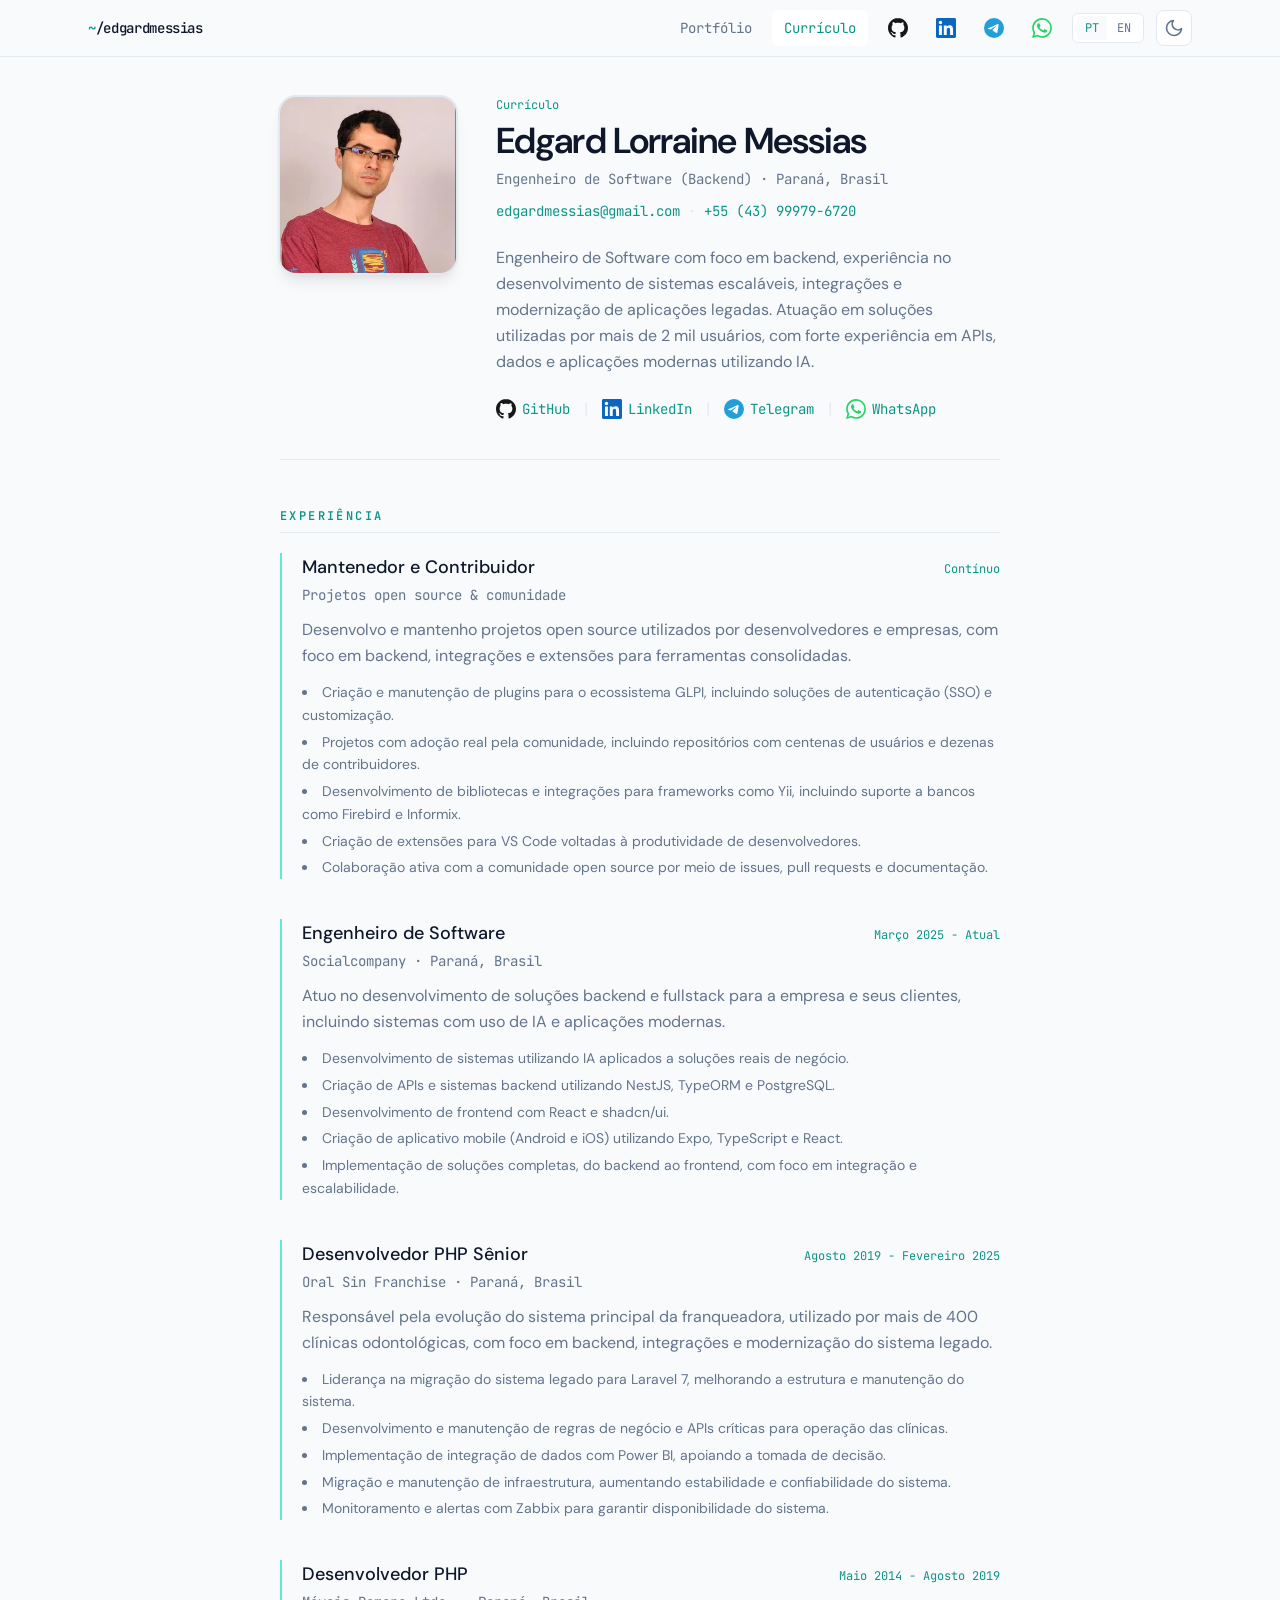
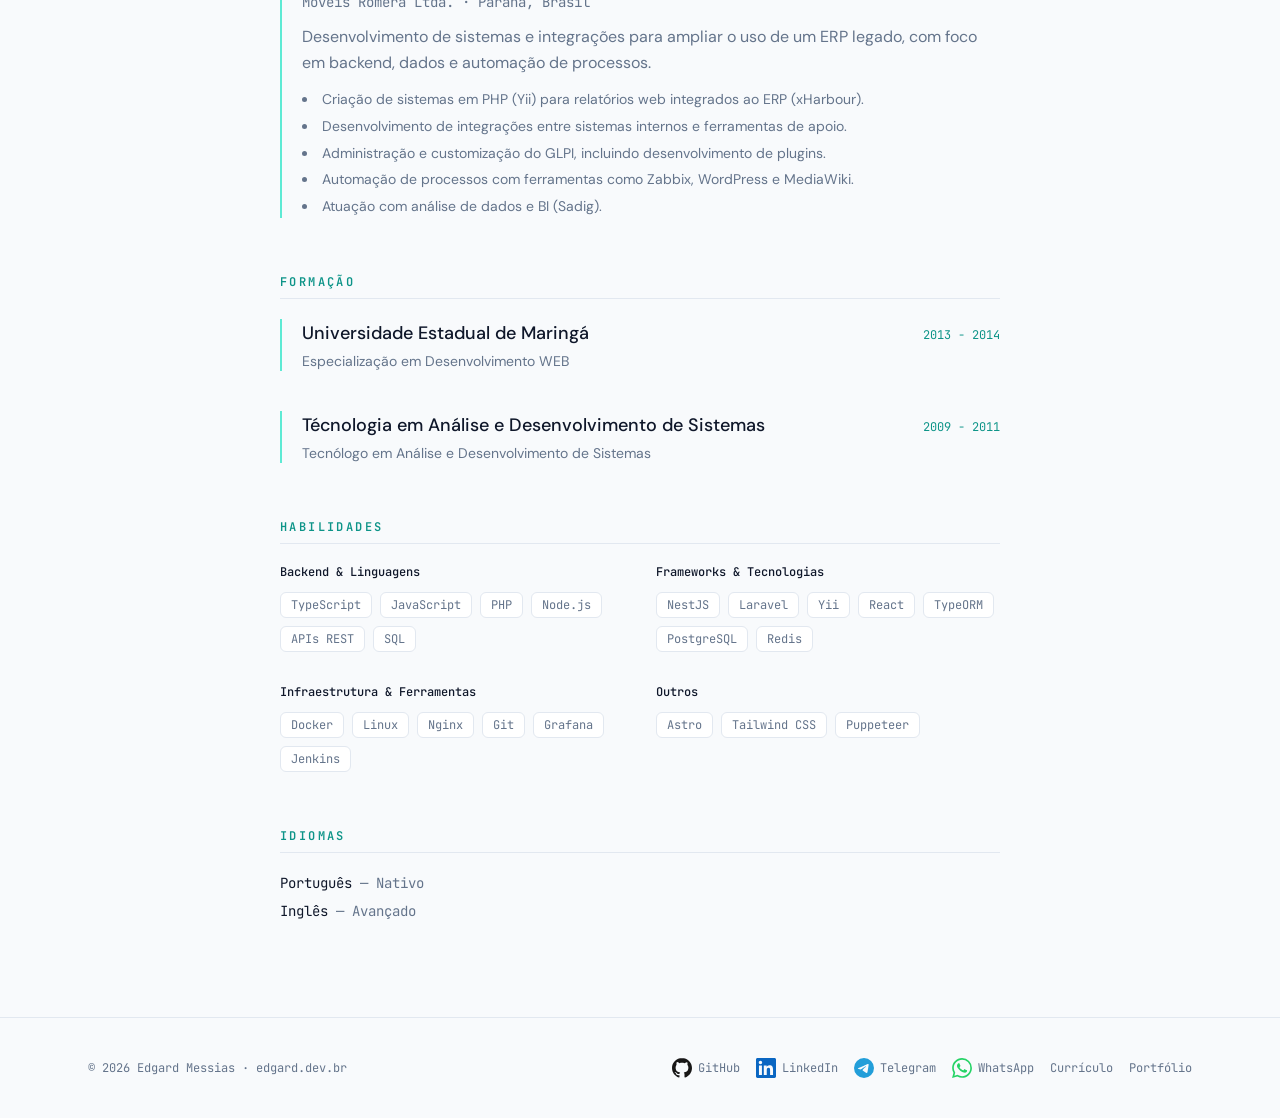
<file: resume/index.html>
<!DOCTYPE html><html lang="pt-BR"> <head><meta charset="UTF-8"><meta name="viewport" content="width=device-width, initial-scale=1"><link rel="icon" type="image/svg+xml" href="/favicon.svg"><link rel="preconnect" href="https://fonts.googleapis.com"><link rel="preconnect" href="https://fonts.gstatic.com" crossorigin><link href="https://fonts.googleapis.com/css2?family=DM+Sans:ital,opsz,wght@0,9..40,400;0,9..40,500;0,9..40,600;0,9..40,700&family=JetBrains+Mono:wght@400;500;600&display=swap" rel="stylesheet"><meta name="generator" content="Astro v6.0.8"><meta name="description" content="Engenheiro de Software com foco em backend, experiência no desenvolvimento de sistemas escaláveis, integrações e modernização de aplicações legadas. Atuação em soluções utilizadas por mais de 2 mil usuários, com forte experiência em APIs, dados e aplicações modernas utilizando IA."><link rel="canonical" href="https://edgard.dev.br/resume/"><link rel="alternate" hreflang="pt-BR" href="https://edgard.dev.br/resume/"><link rel="alternate" hreflang="en" href="https://edgard.dev.br/en/resume/"><link rel="alternate" hreflang="x-default" href="https://edgard.dev.br/resume/"><meta property="og:type" content="website"><meta property="og:title" content="Currículo — Edgard Lorraine Messias"><meta property="og:description" content="Engenheiro de Software com foco em backend, experiência no desenvolvimento de sistemas escaláveis, integrações e modernização de aplicações legadas. Atuação em soluções utilizadas por mais de 2 mil usuários, com forte experiência em APIs, dados e aplicações modernas utilizando IA."><meta property="og:url" content="https://edgard.dev.br/resume/"><meta property="og:locale" content="pt_BR"><meta property="og:locale:alternate" content="en_US"><meta property="og:image" content="https://edgard.dev.br/favicon.svg"><meta name="twitter:card" content="summary_large_image"><meta name="twitter:title" content="Currículo — Edgard Lorraine Messias"><meta name="twitter:description" content="Engenheiro de Software com foco em backend, experiência no desenvolvimento de sistemas escaláveis, integrações e modernização de aplicações legadas. Atuação em soluções utilizadas por mais de 2 mil usuários, com forte experiência em APIs, dados e aplicações modernas utilizando IA."><title>Currículo — Edgard Lorraine Messias</title><script type="text/partytown" src="https://www.googletagmanager.com/gtag/js?id=G-X4WJZYFZR1"></script><script type="text/partytown">(function(){const measurementId = "G-X4WJZYFZR1";

        window.dataLayer = window.dataLayer || [];
        function gtag() {
          dataLayer.push(arguments);
        }
        gtag("js", new Date());
        gtag("config", measurementId);
      })();</script><script>
      (function () {
        var k = "edgard-theme";
        var v = localStorage.getItem(k);
        var dark =
          v === "light"
            ? false
            : v === "dark"
              ? true
              : matchMedia("(prefers-color-scheme: dark)").matches;
        document.documentElement.classList.toggle("dark", dark);
      })();
    </script><link rel="stylesheet" href="/_astro/alternates.CII282Zx.css">
<style>@media print{@page{margin:6mm 8mm;size:A4}body.resume-print{color-scheme:light;print-color-adjust:exact;-webkit-print-color-adjust:exact;background:#fff!important;color:#0f172a!important;--background: #ffffff;--foreground: #0f172a;--foreground-muted: #475569;--surface: #f1f5f9;--border: #cbd5e1;--accent: #0d9488;--accent-muted: #2dd4bf}body.resume-print .site-header,body.resume-print .site-footer{display:none!important}body.resume-print main{padding-top:0!important}body.resume-print .resume-shell{max-width:100%!important;padding:0!important;font-size:7.1pt;line-height:1.22}body.resume-print .resume-hero-photo{box-shadow:none!important;border:1px solid #cbd5e1!important;width:50px!important;height:50px!important;max-width:50px!important;max-height:50px!important;border-radius:6px!important}body.resume-print .resume-header{margin-bottom:.35rem!important;padding-bottom:.35rem!important;gap:.5rem!important;flex-direction:row!important;align-items:flex-start!important}body.resume-print section.resume-section{margin-bottom:.35rem!important;scroll-margin:0!important}body.resume-print section.resume-section>h2{margin-bottom:.2rem!important;padding-bottom:.15rem!important;font-size:6.85pt!important;letter-spacing:.12em!important}body.resume-print section.resume-section>div{gap:.15rem!important}body.resume-print .resume-shell h1{font-size:13.65pt!important;line-height:1.1!important;margin:0!important}body.resume-print .resume-shell h3{font-size:8.4pt!important;line-height:1.15!important;margin:0!important}body.resume-print .resume-shell p{margin-top:.15rem!important;margin-bottom:0!important}body.resume-print .resume-shell .font-mono{font-size:inherit!important}body.resume-print .resume-shell .space-y-10>*+*{margin-top:.35rem!important}body.resume-print .resume-shell .space-y-2>*+*{margin-top:.1rem!important}body.resume-print .resume-shell .space-y-1>*+*{margin-top:.08rem!important}body.resume-print .resume-shell .mt-6,body.resume-print .resume-shell .mt-3{margin-top:.2rem!important}body.resume-print .resume-shell ul.list-disc{margin-top:.15rem!important;padding-left:.9rem!important;font-size:6.85pt!important}body.resume-print .resume-shell .grid.gap-8{gap:.35rem!important}body.resume-print .resume-shell .flex.flex-wrap.gap-2{gap:.15rem!important}body.resume-print .resume-shell span.inline-block.rounded-md{padding:.05rem .25rem!important;font-size:6.3pt!important;line-height:1.2!important}body.resume-print .resume-experience-item{break-inside:auto;page-break-inside:auto}body.resume-print a[href^=http]:after{content:" (" attr(href) ")";font-size:.65em;font-weight:400;color:#64748b;word-break:break-all}body.resume-print a[href^="/"]:after{content:none!important}}
body.fahhh-no-chrome-404:before{content:"";position:fixed;inset:0;z-index:0;pointer-events:none;background:linear-gradient(135deg,color-mix(in srgb,var(--accent) 12%,transparent),var(--background) 55%,var(--background));opacity:1}body.fahhh-no-chrome-404:after{content:"";position:fixed;inset:0;z-index:0;pointer-events:none;opacity:.35;background-image:linear-gradient(var(--grid) 1px,transparent 1px),linear-gradient(90deg,var(--grid) 1px,transparent 1px);background-size:48px 48px}html.dark body.fahhh-no-chrome-404:before{background:linear-gradient(135deg,color-mix(in srgb,var(--accent) 18%,transparent),var(--background) 55%,var(--background))}html.dark body.fahhh-no-chrome-404:after{opacity:.9}@keyframes fahhh-pop{0%{transform:translateY(4px) scale(.95);opacity:0;filter:saturate(1)}30%{transform:translateY(0) scale(1.06);opacity:1;filter:saturate(1.2)}60%{transform:translateY(0) scale(1.02);opacity:1}to{transform:translateY(0) scale(1);opacity:1;filter:saturate(1)}}@keyframes fahhh-glitch{0%{transform:translateZ(0)}18%{transform:translate3d(-1px,0,0)}36%{transform:translate3d(1px,0,0)}55%{transform:translate3d(-.5px,0,0)}to{transform:translateZ(0)}}#fahhhReveal[data-astro-cid-zetdm5md].is-visible{opacity:1;scale:1;animation:fahhh-pop .52s ease-out}#fahhhReveal[data-astro-cid-zetdm5md].is-visible #fahhhRevealText[data-astro-cid-zetdm5md]{animation:fahhh-glitch .72s ease-out}
</style><script>!(function(w,p,f,c){if(!window.crossOriginIsolated && !navigator.serviceWorker) return;c=w[p]=Object.assign(w[p]||{},{"lib":"/~partytown/","debug":false});c[f]=(c[f]||[]).concat(["dataLayer.push","gtag"])})(window,'partytown','forward');/* Partytown 0.11.2 - MIT QwikDev */
const t={preserveBehavior:!1},e=e=>{if("string"==typeof e)return[e,t];const[n,r=t]=e;return[n,{...t,...r}]},n=Object.freeze((t=>{const e=new Set;let n=[];do{Object.getOwnPropertyNames(n).forEach((t=>{"function"==typeof n[t]&&e.add(t)}))}while((n=Object.getPrototypeOf(n))!==Object.prototype);return Array.from(e)})());!function(t,r,o,i,a,s,c,l,d,p,u=t,f){function h(){f||(f=1,"/"==(c=(s.lib||"/~partytown/")+(s.debug?"debug/":""))[0]&&(d=r.querySelectorAll('script[type="text/partytown"]'),i!=t?i.dispatchEvent(new CustomEvent("pt1",{detail:t})):(l=setTimeout(v,(null==s?void 0:s.fallbackTimeout)||1e4),r.addEventListener("pt0",w),a?y(1):o.serviceWorker?o.serviceWorker.register(c+(s.swPath||"partytown-sw.js"),{scope:c}).then((function(t){t.active?y():t.installing&&t.installing.addEventListener("statechange",(function(t){"activated"==t.target.state&&y()}))}),console.error):v())))}function y(e){p=r.createElement(e?"script":"iframe"),t._pttab=Date.now(),e||(p.style.display="block",p.style.width="0",p.style.height="0",p.style.border="0",p.style.visibility="hidden",p.setAttribute("aria-hidden",!0)),p.src=c+"partytown-"+(e?"atomics.js?v=0.11.2":"sandbox-sw.html?"+t._pttab),r.querySelector(s.sandboxParent||"body").appendChild(p)}function v(n,o){for(w(),i==t&&(s.forward||[]).map((function(n){const[r]=e(n);delete t[r.split(".")[0]]})),n=0;n<d.length;n++)(o=r.createElement("script")).innerHTML=d[n].innerHTML,o.nonce=s.nonce,r.head.appendChild(o);p&&p.parentNode.removeChild(p)}function w(){clearTimeout(l)}s=t.partytown||{},i==t&&(s.forward||[]).map((function(r){const[o,{preserveBehavior:i}]=e(r);u=t,o.split(".").map((function(e,r,o){var a;u=u[o[r]]=r+1<o.length?u[o[r]]||(a=o[r+1],n.includes(a)?[]:{}):(()=>{let e=null;if(i){const{methodOrProperty:n,thisObject:r}=((t,e)=>{let n=t;for(let t=0;t<e.length-1;t+=1)n=n[e[t]];return{thisObject:n,methodOrProperty:e.length>0?n[e[e.length-1]]:void 0}})(t,o);"function"==typeof n&&(e=(...t)=>n.apply(r,...t))}return function(){let n;return e&&(n=e(arguments)),(t._ptf=t._ptf||[]).push(o,arguments),n}})()}))})),"complete"==r.readyState?h():(t.addEventListener("DOMContentLoaded",h),t.addEventListener("load",h))}(window,document,navigator,top,window.crossOriginIsolated);;(e=>{e.addEventListener("astro:before-swap",e=>{let r=document.body.querySelector("iframe[src*='/~partytown/']");if(r)e.newDocument.body.append(r)})})(document);</script></head> <body class="flex min-h-screen flex-col bg-[var(--background)] text-[var(--foreground)] antialiased resume-print"> <header class="site-header sticky top-0 z-50 border-b border-(--border) bg-(--background)/90 backdrop-blur-md"> <div class="mx-auto flex h-14 max-w-6xl items-center justify-between gap-3 px-4 sm:px-6"> <a href="/" class="min-w-0 truncate font-mono text-sm font-medium tracking-tight text-(--foreground) hover:text-(--accent)"> <span class="text-(--accent)">~</span>/edgardmessias </a> <nav class="hidden min-w-0 flex-1 items-center justify-end gap-x-2 md:flex md:gap-x-3" aria-label="Navegação principal"> <div class="flex items-center gap-1 lg:gap-2"> <a href="/portfolio/" class="rounded-md px-3 py-2 font-mono text-sm transition text-(--foreground-muted) hover:bg-(--surface) hover:text-(--foreground)"> Portfólio </a><a href="/resume/" class="rounded-md px-3 py-2 font-mono text-sm transition bg-(--surface) text-(--accent)"> Currículo </a> </div> <div class="flex items-center gap-2 lg:gap-2.5 xl:gap-3"> <a href="https://github.com/edgardmessias" target="_blank" rel="noopener noreferrer" title="GitHub" aria-label="GitHub" class="inline-flex items-center rounded-md px-2 py-2 text-(--foreground-muted) transition hover:bg-(--surface) hover:text-(--foreground) focus-visible:outline-2 focus-visible:outline-offset-2 focus-visible:outline-(--accent)"> <span class="social-icon inline-flex shrink-0 [&#38;_svg]:h-5 [&#38;_svg]:w-5" style="--social-fill-light: #181717; --social-fill-dark: #e6edf3;" aria-hidden="true" data-astro-cid-v6thz4ju><svg xmlns="http://www.w3.org/2000/svg" viewBox="0 0 24 24" fill="none" aria-hidden="true">
  <path
    d="M12 0c-6.626 0-12 5.373-12 12 0 5.302 3.438 9.8 8.207 11.387.599.111.793-.261.793-.577v-2.234c-3.338.726-4.033-1.416-4.033-1.416-.546-1.387-1.333-1.756-1.333-1.756-1.089-.745.083-.729.083-.729 1.205.084 1.839 1.237 1.839 1.237 1.07 1.834 2.807 1.304 3.492.997.107-.775.418-1.305.762-1.604-2.665-.305-5.467-1.334-5.467-5.931 0-1.311.469-2.381 1.236-3.221-.124-.303-.535-1.524.117-3.176 0 0 1.008-.322 3.301 1.23.957-.266 1.983-.399 3.003-.404 1.02.005 2.047.138 3 .405 2.291-1.552 3.297-1.23 3.297-1.23.653 1.653.242 2.874.118 3.176.77.84 1.235 1.911 1.235 3.221 0 4.609-2.807 5.624-5.479 5.921.43.372.823 1.102.823 2.222v3.293c0 .319.192.694.801.576 4.765-1.589 8.199-6.086 8.199-11.386 0-6.627-5.373-12-12-12z"
  />
</svg>
</span> </a><a href="https://www.linkedin.com/in/edgardmessias/" target="_blank" rel="noopener noreferrer" title="LinkedIn" aria-label="LinkedIn" class="inline-flex items-center rounded-md px-2 py-2 text-(--foreground-muted) transition hover:bg-(--surface) hover:text-(--foreground) focus-visible:outline-2 focus-visible:outline-offset-2 focus-visible:outline-(--accent)"> <span class="social-icon inline-flex shrink-0 [&#38;_svg]:h-5 [&#38;_svg]:w-5" style="--social-fill-light: #0a66c2; --social-fill-dark: #93c5fd;" aria-hidden="true" data-astro-cid-v6thz4ju><svg xmlns="http://www.w3.org/2000/svg" viewBox="0 0 24 24" fill="none" aria-hidden="true">
  <path
    d="M20.447 20.452h-3.554v-5.569c0-1.328-.027-3.037-1.852-3.037-1.853 0-2.136 1.445-2.136 2.939v5.667H9.351V9h3.414v1.561h.046c.477-.9 1.637-1.85 3.37-1.85 3.601 0 4.267 2.37 4.267 5.455v6.286zM5.337 7.433c-1.144 0-2.063-.926-2.063-2.065 0-1.138.92-2.063 2.063-2.063 1.14 0 2.064.925 2.063 2.063 0 1.139-.925 2.065-2.063 2.065zm1.782 13.019H3.555V9h3.564v11.452zM22.225 0H1.771C.792 0 0 .774 0 1.729v20.542C0 23.227.792 24 1.771 24h20.451C23.2 24 24 23.227 24 22.271V1.729C24 .774 23.2 0 22.222 0h.003z"
  />
</svg>
</span> </a><a href="https://t.me/edgardmessias" target="_blank" rel="noopener noreferrer" title="Telegram" aria-label="Telegram" class="inline-flex items-center rounded-md px-2 py-2 text-(--foreground-muted) transition hover:bg-(--surface) hover:text-(--foreground) focus-visible:outline-2 focus-visible:outline-offset-2 focus-visible:outline-(--accent)"> <span class="social-icon inline-flex shrink-0 [&#38;_svg]:h-5 [&#38;_svg]:w-5" style="--social-fill-light: #229ED9; --social-fill-dark: #67c8f0;" aria-hidden="true" data-astro-cid-v6thz4ju><svg
  xmlns="http://www.w3.org/2000/svg"
  viewBox="0 0 24 24"
  fill="none"
  aria-hidden="true"
>
  <path
    d="M11.944 0A12 12 0 0 0 0 12a12 12 0 0 0 12 12 12 12 0 0 0 12-12A12 12 0 0 0 12 0a12 12 0 0 0-.056 0zm4.962 7.224c.1-.002.321.023.465.14a.506.506 0 0 1 .171.325c.016.093.036.306.02.472-.18 1.898-.962 6.502-1.36 8.627-.168.9-.499 1.201-.82 1.23-.696.065-1.225-.46-1.9-.902-1.056-.693-1.653-1.124-2.678-1.8-1.185-.78-.417-1.21.258-1.91.177-.184 3.247-2.977 3.307-3.23.007-.032.014-.15-.056-.212s-.174-.041-.249-.024c-.106.024-1.793 1.14-5.061 3.345-.48.33-.913.49-1.302.48-.428-.008-1.252-.241-1.865-.44-.752-.245-1.349-.374-1.297-.789.027-.216.325-.437.893-.663 3.498-1.524 5.83-2.529 6.998-3.014 3.332-1.386 4.025-1.627 4.476-1.635z"
  />
</svg>
</span> </a><a href="https://wa.me/5543999796720" target="_blank" rel="noopener noreferrer" title="WhatsApp" aria-label="WhatsApp" class="inline-flex items-center rounded-md px-2 py-2 text-(--foreground-muted) transition hover:bg-(--surface) hover:text-(--foreground) focus-visible:outline-2 focus-visible:outline-offset-2 focus-visible:outline-(--accent)"> <span class="social-icon inline-flex shrink-0 [&#38;_svg]:h-5 [&#38;_svg]:w-5" style="--social-fill-light: #25D366; --social-fill-dark: #128C7E;" aria-hidden="true" data-astro-cid-v6thz4ju><svg
  xmlns="http://www.w3.org/2000/svg"
  viewBox="0 0 24 24"
  fill="none"
  aria-hidden="true"
>
  <path
    d="M17.472 14.382c-.297-.149-1.758-.867-2.03-.967-.273-.099-.471-.148-.67.15-.197.297-.767.966-.94 1.164-.173.199-.347.223-.644.075-.297-.15-1.255-.463-2.39-1.475-.883-.788-1.48-1.761-1.653-2.059-.173-.297-.018-.458.13-.606.134-.133.298-.347.446-.52.149-.174.198-.298.298-.497.099-.198.05-.371-.025-.52-.075-.149-.669-1.612-.916-2.207-.242-.579-.487-.5-.669-.51-.173-.008-.371-.01-.57-.01-.198 0-.52.074-.792.372-.272.297-1.04 1.016-1.04 2.479 0 1.462 1.065 2.875 1.213 3.074.149.198 2.096 3.2 5.077 4.487.709.306 1.262.489 1.694.625.712.227 1.36.195 1.871.118.571-.085 1.758-.719 2.006-1.413.248-.694.248-1.289.173-1.413-.074-.124-.272-.198-.57-.347m-5.421 7.403h-.004a9.87 9.87 0 01-5.031-1.378l-.361-.214-3.741.982.998-3.648-.235-.374a9.86 9.86 0 01-1.51-5.26c.001-5.45 4.436-9.884 9.888-9.884 2.64 0 5.122 1.03 6.988 2.898a9.825 9.825 0 012.893 6.994c-.003 5.45-4.437 9.884-9.885 9.884m8.413-18.297A11.815 11.815 0 0012.05 0C5.495 0 .16 5.335.157 11.892c0 2.096.547 4.142 1.588 5.945L.057 24l6.305-1.654a11.882 11.882 0 005.683 1.448h.005c6.554 0 11.89-5.335 11.893-11.893a11.821 11.821 0 00-3.48-8.413Z"
  />
</svg>
</span> </a> </div> </nav> <div class="flex shrink-0 items-center gap-2 md:gap-3"> <div class="flex items-center gap-0.5 rounded-md border border-(--border) bg-(--surface) px-1 py-0.5 font-mono text-[11px] sm:text-xs" role="group" aria-label="Idioma"> <a href="/resume/" class="rounded px-2 py-1 transition bg-(--background) text-(--accent)" hreflang="pt-BR" lang="pt-BR"> PT </a> <a href="/en/resume/" class="rounded px-2 py-1 transition text-(--foreground-muted) hover:text-(--foreground)" hreflang="en" lang="en"> EN </a> </div> <style>astro-island,astro-slot,astro-static-slot{display:contents}</style><script>(()=>{var e=async t=>{await(await t())()};(self.Astro||(self.Astro={})).load=e;window.dispatchEvent(new Event("astro:load"));})();</script><script>(()=>{var A=Object.defineProperty;var g=(i,o,a)=>o in i?A(i,o,{enumerable:!0,configurable:!0,writable:!0,value:a}):i[o]=a;var d=(i,o,a)=>g(i,typeof o!="symbol"?o+"":o,a);{let i={0:t=>m(t),1:t=>a(t),2:t=>new RegExp(t),3:t=>new Date(t),4:t=>new Map(a(t)),5:t=>new Set(a(t)),6:t=>BigInt(t),7:t=>new URL(t),8:t=>new Uint8Array(t),9:t=>new Uint16Array(t),10:t=>new Uint32Array(t),11:t=>Number.POSITIVE_INFINITY*t},o=t=>{let[l,e]=t;return l in i?i[l](e):void 0},a=t=>t.map(o),m=t=>typeof t!="object"||t===null?t:Object.fromEntries(Object.entries(t).map(([l,e])=>[l,o(e)]));class y extends HTMLElement{constructor(){super(...arguments);d(this,"Component");d(this,"hydrator");d(this,"hydrate",async()=>{var b;if(!this.hydrator||!this.isConnected)return;let e=(b=this.parentElement)==null?void 0:b.closest("astro-island[ssr]");if(e){e.addEventListener("astro:hydrate",this.hydrate,{once:!0});return}let c=this.querySelectorAll("astro-slot"),n={},h=this.querySelectorAll("template[data-astro-template]");for(let r of h){let s=r.closest(this.tagName);s!=null&&s.isSameNode(this)&&(n[r.getAttribute("data-astro-template")||"default"]=r.innerHTML,r.remove())}for(let r of c){let s=r.closest(this.tagName);s!=null&&s.isSameNode(this)&&(n[r.getAttribute("name")||"default"]=r.innerHTML)}let p;try{p=this.hasAttribute("props")?m(JSON.parse(this.getAttribute("props"))):{}}catch(r){let s=this.getAttribute("component-url")||"<unknown>",v=this.getAttribute("component-export");throw v&&(s+=` (export ${v})`),console.error(`[hydrate] Error parsing props for component ${s}`,this.getAttribute("props"),r),r}let u;await this.hydrator(this)(this.Component,p,n,{client:this.getAttribute("client")}),this.removeAttribute("ssr"),this.dispatchEvent(new CustomEvent("astro:hydrate"))});d(this,"unmount",()=>{this.isConnected||this.dispatchEvent(new CustomEvent("astro:unmount"))})}disconnectedCallback(){document.removeEventListener("astro:after-swap",this.unmount),document.addEventListener("astro:after-swap",this.unmount,{once:!0})}connectedCallback(){if(!this.hasAttribute("await-children")||document.readyState==="interactive"||document.readyState==="complete")this.childrenConnectedCallback();else{let e=()=>{document.removeEventListener("DOMContentLoaded",e),c.disconnect(),this.childrenConnectedCallback()},c=new MutationObserver(()=>{var n;((n=this.lastChild)==null?void 0:n.nodeType)===Node.COMMENT_NODE&&this.lastChild.nodeValue==="astro:end"&&(this.lastChild.remove(),e())});c.observe(this,{childList:!0}),document.addEventListener("DOMContentLoaded",e)}}async childrenConnectedCallback(){let e=this.getAttribute("before-hydration-url");e&&await import(e),this.start()}async start(){let e=JSON.parse(this.getAttribute("opts")),c=this.getAttribute("client");if(Astro[c]===void 0){window.addEventListener(`astro:${c}`,()=>this.start(),{once:!0});return}try{await Astro[c](async()=>{let n=this.getAttribute("renderer-url"),[h,{default:p}]=await Promise.all([import(this.getAttribute("component-url")),n?import(n):()=>()=>{}]),u=this.getAttribute("component-export")||"default";if(!u.includes("."))this.Component=h[u];else{this.Component=h;for(let f of u.split("."))this.Component=this.Component[f]}return this.hydrator=p,this.hydrate},e,this)}catch(n){console.error(`[astro-island] Error hydrating ${this.getAttribute("component-url")}`,n)}}attributeChangedCallback(){this.hydrate()}}d(y,"observedAttributes",["props"]),customElements.get("astro-island")||customElements.define("astro-island",y)}})();</script><astro-island uid="Z2oOAcN" prefix="r2" component-url="/_astro/ThemeToggle.BSnPnUox.js" component-export="ThemeToggle" renderer-url="/_astro/client.BGZ31efN.js" props="{}" ssr client="load" opts="{&quot;name&quot;:&quot;ThemeToggle&quot;,&quot;value&quot;:true}" await-children><button type="button" class="inline-flex h-9 w-9 shrink-0 items-center justify-center rounded-lg border border-[var(--border)] bg-[var(--surface)] text-[var(--foreground-muted)] transition hover:border-[var(--accent)] hover:text-[var(--foreground)]" aria-label="Switch to light theme" title="Light theme"><svg width="20" height="20" viewBox="0 0 24 24" fill="none" stroke="currentColor" stroke-width="2" stroke-linecap="round" stroke-linejoin="round" aria-hidden="true"><circle cx="12" cy="12" r="4"></circle><path d="M12 2v2M12 20v2M4.93 4.93l1.41 1.41M17.66 17.66l1.41 1.41M2 12h2M20 12h2M6.34 17.66l-1.41 1.41M19.07 4.93l-1.41 1.41"></path></svg></button><!--astro:end--></astro-island> <astro-island uid="36SsH" prefix="r3" component-url="/_astro/HeaderMobileNav.B-neGRrZ.js" component-export="HeaderMobileNav" renderer-url="/_astro/client.BGZ31efN.js" props="{&quot;nav&quot;:[1,[[0,{&quot;href&quot;:[0,&quot;/portfolio/&quot;],&quot;label&quot;:[0,&quot;Portfólio&quot;],&quot;active&quot;:[0,false]}],[0,{&quot;href&quot;:[0,&quot;/resume/&quot;],&quot;label&quot;:[0,&quot;Currículo&quot;],&quot;active&quot;:[0,true]}]]],&quot;social&quot;:[1,[[0,{&quot;href&quot;:[0,&quot;https://github.com/edgardmessias&quot;],&quot;label&quot;:[0,&quot;GitHub&quot;],&quot;svg&quot;:[0,&quot;&lt;svg xmlns=\&quot;http://www.w3.org/2000/svg\&quot; viewBox=\&quot;0 0 24 24\&quot; fill=\&quot;none\&quot; aria-hidden=\&quot;true\&quot;&gt;\n  &lt;path\n    d=\&quot;M12 0c-6.626 0-12 5.373-12 12 0 5.302 3.438 9.8 8.207 11.387.599.111.793-.261.793-.577v-2.234c-3.338.726-4.033-1.416-4.033-1.416-.546-1.387-1.333-1.756-1.333-1.756-1.089-.745.083-.729.083-.729 1.205.084 1.839 1.237 1.839 1.237 1.07 1.834 2.807 1.304 3.492.997.107-.775.418-1.305.762-1.604-2.665-.305-5.467-1.334-5.467-5.931 0-1.311.469-2.381 1.236-3.221-.124-.303-.535-1.524.117-3.176 0 0 1.008-.322 3.301 1.23.957-.266 1.983-.399 3.003-.404 1.02.005 2.047.138 3 .405 2.291-1.552 3.297-1.23 3.297-1.23.653 1.653.242 2.874.118 3.176.77.84 1.235 1.911 1.235 3.221 0 4.609-2.807 5.624-5.479 5.921.43.372.823 1.102.823 2.222v3.293c0 .319.192.694.801.576 4.765-1.589 8.199-6.086 8.199-11.386 0-6.627-5.373-12-12-12z\&quot;\n  /&gt;\n&lt;/svg&gt;\n&quot;],&quot;fillLight&quot;:[0,&quot;#181717&quot;],&quot;fillDark&quot;:[0,&quot;#e6edf3&quot;]}],[0,{&quot;href&quot;:[0,&quot;https://www.linkedin.com/in/edgardmessias/&quot;],&quot;label&quot;:[0,&quot;LinkedIn&quot;],&quot;svg&quot;:[0,&quot;&lt;svg xmlns=\&quot;http://www.w3.org/2000/svg\&quot; viewBox=\&quot;0 0 24 24\&quot; fill=\&quot;none\&quot; aria-hidden=\&quot;true\&quot;&gt;\n  &lt;path\n    d=\&quot;M20.447 20.452h-3.554v-5.569c0-1.328-.027-3.037-1.852-3.037-1.853 0-2.136 1.445-2.136 2.939v5.667H9.351V9h3.414v1.561h.046c.477-.9 1.637-1.85 3.37-1.85 3.601 0 4.267 2.37 4.267 5.455v6.286zM5.337 7.433c-1.144 0-2.063-.926-2.063-2.065 0-1.138.92-2.063 2.063-2.063 1.14 0 2.064.925 2.063 2.063 0 1.139-.925 2.065-2.063 2.065zm1.782 13.019H3.555V9h3.564v11.452zM22.225 0H1.771C.792 0 0 .774 0 1.729v20.542C0 23.227.792 24 1.771 24h20.451C23.2 24 24 23.227 24 22.271V1.729C24 .774 23.2 0 22.222 0h.003z\&quot;\n  /&gt;\n&lt;/svg&gt;\n&quot;],&quot;fillLight&quot;:[0,&quot;#0a66c2&quot;],&quot;fillDark&quot;:[0,&quot;#93c5fd&quot;]}],[0,{&quot;href&quot;:[0,&quot;https://t.me/edgardmessias&quot;],&quot;label&quot;:[0,&quot;Telegram&quot;],&quot;svg&quot;:[0,&quot;&lt;svg\n  xmlns=\&quot;http://www.w3.org/2000/svg\&quot;\n  viewBox=\&quot;0 0 24 24\&quot;\n  fill=\&quot;none\&quot;\n  aria-hidden=\&quot;true\&quot;\n&gt;\n  &lt;path\n    d=\&quot;M11.944 0A12 12 0 0 0 0 12a12 12 0 0 0 12 12 12 12 0 0 0 12-12A12 12 0 0 0 12 0a12 12 0 0 0-.056 0zm4.962 7.224c.1-.002.321.023.465.14a.506.506 0 0 1 .171.325c.016.093.036.306.02.472-.18 1.898-.962 6.502-1.36 8.627-.168.9-.499 1.201-.82 1.23-.696.065-1.225-.46-1.9-.902-1.056-.693-1.653-1.124-2.678-1.8-1.185-.78-.417-1.21.258-1.91.177-.184 3.247-2.977 3.307-3.23.007-.032.014-.15-.056-.212s-.174-.041-.249-.024c-.106.024-1.793 1.14-5.061 3.345-.48.33-.913.49-1.302.48-.428-.008-1.252-.241-1.865-.44-.752-.245-1.349-.374-1.297-.789.027-.216.325-.437.893-.663 3.498-1.524 5.83-2.529 6.998-3.014 3.332-1.386 4.025-1.627 4.476-1.635z\&quot;\n  /&gt;\n&lt;/svg&gt;\n&quot;],&quot;fillLight&quot;:[0,&quot;#229ED9&quot;],&quot;fillDark&quot;:[0,&quot;#67c8f0&quot;]}],[0,{&quot;href&quot;:[0,&quot;https://wa.me/5543999796720&quot;],&quot;label&quot;:[0,&quot;WhatsApp&quot;],&quot;svg&quot;:[0,&quot;&lt;svg\n  xmlns=\&quot;http://www.w3.org/2000/svg\&quot;\n  viewBox=\&quot;0 0 24 24\&quot;\n  fill=\&quot;none\&quot;\n  aria-hidden=\&quot;true\&quot;\n&gt;\n  &lt;path\n    d=\&quot;M17.472 14.382c-.297-.149-1.758-.867-2.03-.967-.273-.099-.471-.148-.67.15-.197.297-.767.966-.94 1.164-.173.199-.347.223-.644.075-.297-.15-1.255-.463-2.39-1.475-.883-.788-1.48-1.761-1.653-2.059-.173-.297-.018-.458.13-.606.134-.133.298-.347.446-.52.149-.174.198-.298.298-.497.099-.198.05-.371-.025-.52-.075-.149-.669-1.612-.916-2.207-.242-.579-.487-.5-.669-.51-.173-.008-.371-.01-.57-.01-.198 0-.52.074-.792.372-.272.297-1.04 1.016-1.04 2.479 0 1.462 1.065 2.875 1.213 3.074.149.198 2.096 3.2 5.077 4.487.709.306 1.262.489 1.694.625.712.227 1.36.195 1.871.118.571-.085 1.758-.719 2.006-1.413.248-.694.248-1.289.173-1.413-.074-.124-.272-.198-.57-.347m-5.421 7.403h-.004a9.87 9.87 0 01-5.031-1.378l-.361-.214-3.741.982.998-3.648-.235-.374a9.86 9.86 0 01-1.51-5.26c.001-5.45 4.436-9.884 9.888-9.884 2.64 0 5.122 1.03 6.988 2.898a9.825 9.825 0 012.893 6.994c-.003 5.45-4.437 9.884-9.885 9.884m8.413-18.297A11.815 11.815 0 0012.05 0C5.495 0 .16 5.335.157 11.892c0 2.096.547 4.142 1.588 5.945L.057 24l6.305-1.654a11.882 11.882 0 005.683 1.448h.005c6.554 0 11.89-5.335 11.893-11.893a11.821 11.821 0 00-3.48-8.413Z\&quot;\n  /&gt;\n&lt;/svg&gt;\n&quot;],&quot;fillLight&quot;:[0,&quot;#25D366&quot;],&quot;fillDark&quot;:[0,&quot;#128C7E&quot;]}]]],&quot;openLabel&quot;:[0,&quot;Abrir menu&quot;],&quot;closeLabel&quot;:[0,&quot;Fechar menu&quot;],&quot;menuLabel&quot;:[0,&quot;Menu do site&quot;],&quot;socialHeading&quot;:[0,&quot;Redes sociais&quot;]}" ssr client="load" opts="{&quot;name&quot;:&quot;HeaderMobileNav&quot;,&quot;value&quot;:true}" await-children><button type="button" class="inline-flex h-10 w-10 shrink-0 items-center justify-center rounded-lg border border-(--border) bg-(--surface) text-(--foreground-muted) transition hover:border-(--accent) hover:text-(--foreground) focus-visible:outline-2 focus-visible:outline-offset-2 focus-visible:outline-(--accent) md:hidden" aria-expanded="false" aria-controls="_r3R_0_" aria-label="Abrir menu"><svg width="22" height="22" viewBox="0 0 24 24" fill="none" stroke="currentColor" stroke-width="2" stroke-linecap="round" aria-hidden="true" class="transition-transform duration-200"><path d="M4 7h16"></path><path d="M4 12h16"></path><path d="M4 17h16"></path></svg></button><!--astro:end--></astro-island> </div> </div> </header> <main class="flex-1 w-full">  <div class="resume-shell mx-auto max-w-3xl px-4 py-10 sm:px-6 print:py-0"> <header class="resume-header mb-12 flex flex-col gap-8 border-b border-[var(--border)] pb-10 sm:flex-row sm:items-start sm:gap-10 print:mb-3 print:gap-3 print:pb-2"> <div class="flex shrink-0 justify-center sm:justify-start print:justify-start"> <img src="/_astro/profile.DBG-z5mM_Z8Umf6.webp" alt="Foto de Edgard Lorraine Messias" loading="eager" fetchpriority="high" sizes="(min-width: 640px) 176px, 144px" decoding="async" width="320" height="320" class="resume-hero-photo h-36 w-36 rounded-2xl object-cover shadow-lg ring-2 ring-[var(--border)] sm:h-44 sm:w-44 print:h-[50px] print:w-[50px] print:rounded-lg print:ring-1"> </div> <div class="min-w-0 flex-1 text-center sm:text-left print:text-left"> <p class="mb-2 font-mono text-xs text-[var(--accent)]">Currículo</p> <h1 class="text-balance font-sans text-3xl font-semibold tracking-tight text-[var(--foreground)] sm:text-4xl print:text-[1.3125rem] print:leading-tight"> Edgard Lorraine Messias </h1> <p class="mt-2 font-mono text-sm text-[var(--foreground-muted)]"> Engenheiro de Software (Backend) · Paraná, Brasil </p> <p class="mt-3 font-mono text-sm text-[var(--foreground-muted)] print:mt-2"> <a href="mailto:edgardmessias@gmail.com" class="text-[var(--accent)] underline-offset-2 hover:underline print:underline">edgardmessias@gmail.com</a> <span class="text-[var(--border)]"> · </span> <a href="tel:+5543999796720" class="text-[var(--accent)] underline-offset-2 hover:underline print:underline">+55 (43) 99979-6720</a> </p> <p class="mt-6 max-w-2xl text-pretty leading-relaxed text-[var(--foreground-muted)] sm:mx-0 sm:max-w-none print:mt-1 print:max-w-none print:text-[11.5px] print:leading-snug"> Engenheiro de Software com foco em backend, experiência no desenvolvimento de sistemas escaláveis, integrações e modernização de aplicações legadas. Atuação em soluções utilizadas por mais de 2 mil usuários, com forte experiência em APIs, dados e aplicações modernas utilizando IA. </p> <div class="mt-6 flex flex-wrap items-center justify-center gap-3 font-mono text-sm sm:justify-start print:mt-1 print:gap-2 print:text-[10.5px]"> <a href="https://github.com/edgardmessias" target="_blank" rel="noopener noreferrer" class="inline-flex items-center gap-1.5 text-[var(--accent)] underline-offset-2 hover:underline print:underline"> <span class="social-icon inline-flex shrink-0 [&#38;_svg]:h-5 [&#38;_svg]:w-5 [&#38;_svg]:h-4 [&#38;_svg]:w-4 print:hidden" style="--social-fill-light: #181717; --social-fill-dark: #e6edf3;" aria-hidden="true" data-astro-cid-v6thz4ju><svg xmlns="http://www.w3.org/2000/svg" viewBox="0 0 24 24" fill="none" aria-hidden="true">
  <path
    d="M12 0c-6.626 0-12 5.373-12 12 0 5.302 3.438 9.8 8.207 11.387.599.111.793-.261.793-.577v-2.234c-3.338.726-4.033-1.416-4.033-1.416-.546-1.387-1.333-1.756-1.333-1.756-1.089-.745.083-.729.083-.729 1.205.084 1.839 1.237 1.839 1.237 1.07 1.834 2.807 1.304 3.492.997.107-.775.418-1.305.762-1.604-2.665-.305-5.467-1.334-5.467-5.931 0-1.311.469-2.381 1.236-3.221-.124-.303-.535-1.524.117-3.176 0 0 1.008-.322 3.301 1.23.957-.266 1.983-.399 3.003-.404 1.02.005 2.047.138 3 .405 2.291-1.552 3.297-1.23 3.297-1.23.653 1.653.242 2.874.118 3.176.77.84 1.235 1.911 1.235 3.221 0 4.609-2.807 5.624-5.479 5.921.43.372.823 1.102.823 2.222v3.293c0 .319.192.694.801.576 4.765-1.589 8.199-6.086 8.199-11.386 0-6.627-5.373-12-12-12z"
  />
</svg>
</span> GitHub </a> <span class="text-[var(--border)]" aria-hidden>
|
</span><a href="https://www.linkedin.com/in/edgardmessias/" target="_blank" rel="noopener noreferrer" class="inline-flex items-center gap-1.5 text-[var(--accent)] underline-offset-2 hover:underline print:underline"> <span class="social-icon inline-flex shrink-0 [&#38;_svg]:h-5 [&#38;_svg]:w-5 [&#38;_svg]:h-4 [&#38;_svg]:w-4 print:hidden" style="--social-fill-light: #0a66c2; --social-fill-dark: #93c5fd;" aria-hidden="true" data-astro-cid-v6thz4ju><svg xmlns="http://www.w3.org/2000/svg" viewBox="0 0 24 24" fill="none" aria-hidden="true">
  <path
    d="M20.447 20.452h-3.554v-5.569c0-1.328-.027-3.037-1.852-3.037-1.853 0-2.136 1.445-2.136 2.939v5.667H9.351V9h3.414v1.561h.046c.477-.9 1.637-1.85 3.37-1.85 3.601 0 4.267 2.37 4.267 5.455v6.286zM5.337 7.433c-1.144 0-2.063-.926-2.063-2.065 0-1.138.92-2.063 2.063-2.063 1.14 0 2.064.925 2.063 2.063 0 1.139-.925 2.065-2.063 2.065zm1.782 13.019H3.555V9h3.564v11.452zM22.225 0H1.771C.792 0 0 .774 0 1.729v20.542C0 23.227.792 24 1.771 24h20.451C23.2 24 24 23.227 24 22.271V1.729C24 .774 23.2 0 22.222 0h.003z"
  />
</svg>
</span> LinkedIn </a> <span class="text-[var(--border)]" aria-hidden>
|
</span><a href="https://t.me/edgardmessias" target="_blank" rel="noopener noreferrer" class="inline-flex items-center gap-1.5 text-[var(--accent)] underline-offset-2 hover:underline print:underline"> <span class="social-icon inline-flex shrink-0 [&#38;_svg]:h-5 [&#38;_svg]:w-5 [&#38;_svg]:h-4 [&#38;_svg]:w-4 print:hidden" style="--social-fill-light: #229ED9; --social-fill-dark: #67c8f0;" aria-hidden="true" data-astro-cid-v6thz4ju><svg
  xmlns="http://www.w3.org/2000/svg"
  viewBox="0 0 24 24"
  fill="none"
  aria-hidden="true"
>
  <path
    d="M11.944 0A12 12 0 0 0 0 12a12 12 0 0 0 12 12 12 12 0 0 0 12-12A12 12 0 0 0 12 0a12 12 0 0 0-.056 0zm4.962 7.224c.1-.002.321.023.465.14a.506.506 0 0 1 .171.325c.016.093.036.306.02.472-.18 1.898-.962 6.502-1.36 8.627-.168.9-.499 1.201-.82 1.23-.696.065-1.225-.46-1.9-.902-1.056-.693-1.653-1.124-2.678-1.8-1.185-.78-.417-1.21.258-1.91.177-.184 3.247-2.977 3.307-3.23.007-.032.014-.15-.056-.212s-.174-.041-.249-.024c-.106.024-1.793 1.14-5.061 3.345-.48.33-.913.49-1.302.48-.428-.008-1.252-.241-1.865-.44-.752-.245-1.349-.374-1.297-.789.027-.216.325-.437.893-.663 3.498-1.524 5.83-2.529 6.998-3.014 3.332-1.386 4.025-1.627 4.476-1.635z"
  />
</svg>
</span> Telegram </a> <span class="text-[var(--border)]" aria-hidden>
|
</span><a href="https://wa.me/5543999796720" target="_blank" rel="noopener noreferrer" class="inline-flex items-center gap-1.5 text-[var(--accent)] underline-offset-2 hover:underline print:underline"> <span class="social-icon inline-flex shrink-0 [&#38;_svg]:h-5 [&#38;_svg]:w-5 [&#38;_svg]:h-4 [&#38;_svg]:w-4 print:hidden" style="--social-fill-light: #25D366; --social-fill-dark: #128C7E;" aria-hidden="true" data-astro-cid-v6thz4ju><svg
  xmlns="http://www.w3.org/2000/svg"
  viewBox="0 0 24 24"
  fill="none"
  aria-hidden="true"
>
  <path
    d="M17.472 14.382c-.297-.149-1.758-.867-2.03-.967-.273-.099-.471-.148-.67.15-.197.297-.767.966-.94 1.164-.173.199-.347.223-.644.075-.297-.15-1.255-.463-2.39-1.475-.883-.788-1.48-1.761-1.653-2.059-.173-.297-.018-.458.13-.606.134-.133.298-.347.446-.52.149-.174.198-.298.298-.497.099-.198.05-.371-.025-.52-.075-.149-.669-1.612-.916-2.207-.242-.579-.487-.5-.669-.51-.173-.008-.371-.01-.57-.01-.198 0-.52.074-.792.372-.272.297-1.04 1.016-1.04 2.479 0 1.462 1.065 2.875 1.213 3.074.149.198 2.096 3.2 5.077 4.487.709.306 1.262.489 1.694.625.712.227 1.36.195 1.871.118.571-.085 1.758-.719 2.006-1.413.248-.694.248-1.289.173-1.413-.074-.124-.272-.198-.57-.347m-5.421 7.403h-.004a9.87 9.87 0 01-5.031-1.378l-.361-.214-3.741.982.998-3.648-.235-.374a9.86 9.86 0 01-1.51-5.26c.001-5.45 4.436-9.884 9.888-9.884 2.64 0 5.122 1.03 6.988 2.898a9.825 9.825 0 012.893 6.994c-.003 5.45-4.437 9.884-9.885 9.884m8.413-18.297A11.815 11.815 0 0012.05 0C5.495 0 .16 5.335.157 11.892c0 2.096.547 4.142 1.588 5.945L.057 24l6.305-1.654a11.882 11.882 0 005.683 1.448h.005c6.554 0 11.89-5.335 11.893-11.893a11.821 11.821 0 00-3.48-8.413Z"
  />
</svg>
</span> WhatsApp </a>  </div> </div> </header> <section class="mb-14 scroll-mt-24 print:mb-3 print:scroll-mt-0 resume-section print:mb-2"> <h2 class="mb-5 border-b border-[var(--border)] pb-2 font-mono text-xs font-semibold uppercase tracking-[0.2em] text-[var(--accent)]"> Experiência </h2> <div class="space-y-4 text-[var(--foreground-muted)]">  <ul class="space-y-10 print:space-y-1.5"> <li class="resume-experience-item border-l-2 border-[var(--accent-muted)] pl-5"> <div class="flex flex-col gap-1 sm:flex-row sm:items-baseline sm:justify-between"> <h3 class="font-sans text-lg font-medium text-[var(--foreground)]"> Mantenedor e Contribuidor </h3> <span class="shrink-0 font-mono text-xs text-[var(--accent)]"> Contínuo </span> </div> <p class="mt-1 font-mono text-sm text-[var(--foreground-muted)]"> Projetos open source &amp; comunidade  </p> <p class="mt-3 leading-relaxed text-[var(--foreground-muted)]"> Desenvolvo e mantenho projetos open source utilizados por desenvolvedores e empresas, com foco em backend, integrações e extensões para ferramentas consolidadas. </p> <ul class="mt-3 list-inside list-disc space-y-1 text-sm leading-relaxed"> <li>Criação e manutenção de plugins para o ecossistema GLPI, incluindo soluções de autenticação (SSO) e customização.</li><li>Projetos com adoção real pela comunidade, incluindo repositórios com centenas de usuários e dezenas de contribuidores.</li><li>Desenvolvimento de bibliotecas e integrações para frameworks como Yii, incluindo suporte a bancos como Firebird e Informix.</li><li>Criação de extensões para VS Code voltadas à produtividade de desenvolvedores.</li><li>Colaboração ativa com a comunidade open source por meio de issues, pull requests e documentação.</li> </ul> </li><li class="resume-experience-item border-l-2 border-[var(--accent-muted)] pl-5"> <div class="flex flex-col gap-1 sm:flex-row sm:items-baseline sm:justify-between"> <h3 class="font-sans text-lg font-medium text-[var(--foreground)]"> Engenheiro de Software </h3> <span class="shrink-0 font-mono text-xs text-[var(--accent)]"> Março 2025 - Atual </span> </div> <p class="mt-1 font-mono text-sm text-[var(--foreground-muted)]"> Socialcompany  · Paraná, Brasil </p> <p class="mt-3 leading-relaxed text-[var(--foreground-muted)]"> Atuo no desenvolvimento de soluções backend e fullstack para a empresa e seus clientes, incluindo sistemas com uso de IA e aplicações modernas. </p> <ul class="mt-3 list-inside list-disc space-y-1 text-sm leading-relaxed"> <li>Desenvolvimento de sistemas utilizando IA aplicados a soluções reais de negócio.</li><li>Criação de APIs e sistemas backend utilizando NestJS, TypeORM e PostgreSQL.</li><li>Desenvolvimento de frontend com React e shadcn/ui.</li><li>Criação de aplicativo mobile (Android e iOS) utilizando Expo, TypeScript e React.</li><li>Implementação de soluções completas, do backend ao frontend, com foco em integração e escalabilidade.</li> </ul> </li><li class="resume-experience-item border-l-2 border-[var(--accent-muted)] pl-5"> <div class="flex flex-col gap-1 sm:flex-row sm:items-baseline sm:justify-between"> <h3 class="font-sans text-lg font-medium text-[var(--foreground)]"> Desenvolvedor PHP Sênior </h3> <span class="shrink-0 font-mono text-xs text-[var(--accent)]"> Agosto 2019 - Fevereiro 2025 </span> </div> <p class="mt-1 font-mono text-sm text-[var(--foreground-muted)]"> Oral Sin Franchise  · Paraná, Brasil </p> <p class="mt-3 leading-relaxed text-[var(--foreground-muted)]"> Responsável pela evolução do sistema principal da franqueadora, utilizado por mais de 400 clínicas odontológicas, com foco em backend, integrações e modernização do sistema legado. </p> <ul class="mt-3 list-inside list-disc space-y-1 text-sm leading-relaxed"> <li>Liderança na migração do sistema legado para Laravel 7, melhorando a estrutura e manutenção do sistema.</li><li>Desenvolvimento e manutenção de regras de negócio e APIs críticas para operação das clínicas.</li><li>Implementação de integração de dados com Power BI, apoiando a tomada de decisão.</li><li>Migração e manutenção de infraestrutura, aumentando estabilidade e confiabilidade do sistema.</li><li>Monitoramento e alertas com Zabbix para garantir disponibilidade do sistema.</li> </ul> </li><li class="resume-experience-item border-l-2 border-[var(--accent-muted)] pl-5"> <div class="flex flex-col gap-1 sm:flex-row sm:items-baseline sm:justify-between"> <h3 class="font-sans text-lg font-medium text-[var(--foreground)]"> Desenvolvedor PHP </h3> <span class="shrink-0 font-mono text-xs text-[var(--accent)]"> Maio 2014 - Agosto 2019 </span> </div> <p class="mt-1 font-mono text-sm text-[var(--foreground-muted)]"> Móveis Romera Ltda.  · Paraná, Brasil </p> <p class="mt-3 leading-relaxed text-[var(--foreground-muted)]"> Desenvolvimento de sistemas e integrações para ampliar o uso de um ERP legado, com foco em backend, dados e automação de processos. </p> <ul class="mt-3 list-inside list-disc space-y-1 text-sm leading-relaxed"> <li>Criação de sistemas em PHP (Yii) para relatórios web integrados ao ERP (xHarbour).</li><li>Desenvolvimento de integrações entre sistemas internos e ferramentas de apoio.</li><li>Administração e customização do GLPI, incluindo desenvolvimento de plugins.</li><li>Automação de processos com ferramentas como Zabbix, WordPress e MediaWiki.</li><li>Atuação com análise de dados e BI (Sadig).</li> </ul> </li> </ul>  </div> </section> <section class="mb-14 scroll-mt-24 print:mb-3 print:scroll-mt-0 resume-section print:mb-2"> <h2 class="mb-5 border-b border-[var(--border)] pb-2 font-mono text-xs font-semibold uppercase tracking-[0.2em] text-[var(--accent)]"> Formação </h2> <div class="space-y-4 text-[var(--foreground-muted)]">  <ul class="space-y-10 print:space-y-1.5"> <li class="border-l-2 border-[var(--accent-muted)] pl-5"> <div class="flex flex-col gap-1 sm:flex-row sm:items-baseline sm:justify-between"> <h3 class="font-sans text-lg font-medium text-[var(--foreground)]"> Universidade Estadual de Maringá </h3> <span class="shrink-0 font-mono text-xs text-[var(--accent)]"> 2013 - 2014 </span> </div> <p class="mt-1 text-sm text-[var(--foreground-muted)]"> Especialização em Desenvolvimento WEB </p> </li><li class="border-l-2 border-[var(--accent-muted)] pl-5"> <div class="flex flex-col gap-1 sm:flex-row sm:items-baseline sm:justify-between"> <h3 class="font-sans text-lg font-medium text-[var(--foreground)]"> Técnologia em Análise e Desenvolvimento de Sistemas </h3> <span class="shrink-0 font-mono text-xs text-[var(--accent)]"> 2009 - 2011 </span> </div> <p class="mt-1 text-sm text-[var(--foreground-muted)]"> Tecnólogo em Análise e Desenvolvimento de Sistemas </p> </li> </ul>  </div> </section> <section class="mb-14 scroll-mt-24 print:mb-3 print:scroll-mt-0 resume-section print:mb-2"> <h2 class="mb-5 border-b border-[var(--border)] pb-2 font-mono text-xs font-semibold uppercase tracking-[0.2em] text-[var(--accent)]"> Habilidades </h2> <div class="space-y-4 text-[var(--foreground-muted)]">  <div class="grid gap-8 sm:grid-cols-2 print:gap-1"> <div> <h3 class="mb-3 font-mono text-xs font-medium text-[var(--foreground)]"> Backend &amp; Linguagens </h3> <ul class="flex flex-wrap gap-2"> <li> <span class="inline-block rounded-md border border-[var(--border)] bg-[var(--surface)] px-2.5 py-1 font-mono text-xs"> TypeScript </span> </li><li> <span class="inline-block rounded-md border border-[var(--border)] bg-[var(--surface)] px-2.5 py-1 font-mono text-xs"> JavaScript </span> </li><li> <span class="inline-block rounded-md border border-[var(--border)] bg-[var(--surface)] px-2.5 py-1 font-mono text-xs"> PHP </span> </li><li> <span class="inline-block rounded-md border border-[var(--border)] bg-[var(--surface)] px-2.5 py-1 font-mono text-xs"> Node.js </span> </li><li> <span class="inline-block rounded-md border border-[var(--border)] bg-[var(--surface)] px-2.5 py-1 font-mono text-xs"> APIs REST </span> </li><li> <span class="inline-block rounded-md border border-[var(--border)] bg-[var(--surface)] px-2.5 py-1 font-mono text-xs"> SQL </span> </li> </ul> </div><div> <h3 class="mb-3 font-mono text-xs font-medium text-[var(--foreground)]"> Frameworks &amp; Tecnologias </h3> <ul class="flex flex-wrap gap-2"> <li> <span class="inline-block rounded-md border border-[var(--border)] bg-[var(--surface)] px-2.5 py-1 font-mono text-xs"> NestJS </span> </li><li> <span class="inline-block rounded-md border border-[var(--border)] bg-[var(--surface)] px-2.5 py-1 font-mono text-xs"> Laravel </span> </li><li> <span class="inline-block rounded-md border border-[var(--border)] bg-[var(--surface)] px-2.5 py-1 font-mono text-xs"> Yii </span> </li><li> <span class="inline-block rounded-md border border-[var(--border)] bg-[var(--surface)] px-2.5 py-1 font-mono text-xs"> React </span> </li><li> <span class="inline-block rounded-md border border-[var(--border)] bg-[var(--surface)] px-2.5 py-1 font-mono text-xs"> TypeORM </span> </li><li> <span class="inline-block rounded-md border border-[var(--border)] bg-[var(--surface)] px-2.5 py-1 font-mono text-xs"> PostgreSQL </span> </li><li> <span class="inline-block rounded-md border border-[var(--border)] bg-[var(--surface)] px-2.5 py-1 font-mono text-xs"> Redis </span> </li> </ul> </div><div> <h3 class="mb-3 font-mono text-xs font-medium text-[var(--foreground)]"> Infraestrutura &amp; Ferramentas </h3> <ul class="flex flex-wrap gap-2"> <li> <span class="inline-block rounded-md border border-[var(--border)] bg-[var(--surface)] px-2.5 py-1 font-mono text-xs"> Docker </span> </li><li> <span class="inline-block rounded-md border border-[var(--border)] bg-[var(--surface)] px-2.5 py-1 font-mono text-xs"> Linux </span> </li><li> <span class="inline-block rounded-md border border-[var(--border)] bg-[var(--surface)] px-2.5 py-1 font-mono text-xs"> Nginx </span> </li><li> <span class="inline-block rounded-md border border-[var(--border)] bg-[var(--surface)] px-2.5 py-1 font-mono text-xs"> Git </span> </li><li> <span class="inline-block rounded-md border border-[var(--border)] bg-[var(--surface)] px-2.5 py-1 font-mono text-xs"> Grafana </span> </li><li> <span class="inline-block rounded-md border border-[var(--border)] bg-[var(--surface)] px-2.5 py-1 font-mono text-xs"> Jenkins </span> </li> </ul> </div><div> <h3 class="mb-3 font-mono text-xs font-medium text-[var(--foreground)]"> Outros </h3> <ul class="flex flex-wrap gap-2"> <li> <span class="inline-block rounded-md border border-[var(--border)] bg-[var(--surface)] px-2.5 py-1 font-mono text-xs"> Astro </span> </li><li> <span class="inline-block rounded-md border border-[var(--border)] bg-[var(--surface)] px-2.5 py-1 font-mono text-xs"> Tailwind CSS </span> </li><li> <span class="inline-block rounded-md border border-[var(--border)] bg-[var(--surface)] px-2.5 py-1 font-mono text-xs"> Puppeteer </span> </li> </ul> </div> </div>  </div> </section> <section class="mb-14 scroll-mt-24 print:mb-3 print:scroll-mt-0 resume-section print:mb-0"> <h2 class="mb-5 border-b border-[var(--border)] pb-2 font-mono text-xs font-semibold uppercase tracking-[0.2em] text-[var(--accent)]"> Idiomas </h2> <div class="space-y-4 text-[var(--foreground-muted)]">  <ul class="space-y-2 print:space-y-0"> <li class="flex flex-wrap items-baseline gap-2 font-mono text-sm"> <span class="text-[var(--foreground)]">Português</span> <span class="text-[var(--foreground-muted)]">— Nativo</span> </li><li class="flex flex-wrap items-baseline gap-2 font-mono text-sm"> <span class="text-[var(--foreground)]">Inglês</span> <span class="text-[var(--foreground-muted)]">— Avançado</span> </li> </ul>  </div> </section> </div>  </main> <footer class="site-footer mt-auto border-t border-(--border) bg-(--background) py-10"> <div class="mx-auto flex max-w-6xl flex-col gap-6 px-4 sm:flex-row sm:items-center sm:justify-between sm:px-6"> <p class="font-mono text-xs text-(--foreground-muted)">
© 2026 Edgard Messias · edgard.dev.br </p> <div class="flex flex-wrap items-center gap-4 font-mono text-xs"> <a href="https://github.com/edgardmessias" target="_blank" rel="noopener noreferrer" class="inline-flex items-center gap-1.5 text-(--foreground-muted) hover:text-(--accent)"> <span class="social-icon inline-flex shrink-0 [&#38;_svg]:h-5 [&#38;_svg]:w-5" style="--social-fill-light: #181717; --social-fill-dark: #e6edf3;" aria-hidden="true" data-astro-cid-v6thz4ju><svg xmlns="http://www.w3.org/2000/svg" viewBox="0 0 24 24" fill="none" aria-hidden="true">
  <path
    d="M12 0c-6.626 0-12 5.373-12 12 0 5.302 3.438 9.8 8.207 11.387.599.111.793-.261.793-.577v-2.234c-3.338.726-4.033-1.416-4.033-1.416-.546-1.387-1.333-1.756-1.333-1.756-1.089-.745.083-.729.083-.729 1.205.084 1.839 1.237 1.839 1.237 1.07 1.834 2.807 1.304 3.492.997.107-.775.418-1.305.762-1.604-2.665-.305-5.467-1.334-5.467-5.931 0-1.311.469-2.381 1.236-3.221-.124-.303-.535-1.524.117-3.176 0 0 1.008-.322 3.301 1.23.957-.266 1.983-.399 3.003-.404 1.02.005 2.047.138 3 .405 2.291-1.552 3.297-1.23 3.297-1.23.653 1.653.242 2.874.118 3.176.77.84 1.235 1.911 1.235 3.221 0 4.609-2.807 5.624-5.479 5.921.43.372.823 1.102.823 2.222v3.293c0 .319.192.694.801.576 4.765-1.589 8.199-6.086 8.199-11.386 0-6.627-5.373-12-12-12z"
  />
</svg>
</span> GitHub </a><a href="https://www.linkedin.com/in/edgardmessias/" target="_blank" rel="noopener noreferrer" class="inline-flex items-center gap-1.5 text-(--foreground-muted) hover:text-(--accent)"> <span class="social-icon inline-flex shrink-0 [&#38;_svg]:h-5 [&#38;_svg]:w-5" style="--social-fill-light: #0a66c2; --social-fill-dark: #93c5fd;" aria-hidden="true" data-astro-cid-v6thz4ju><svg xmlns="http://www.w3.org/2000/svg" viewBox="0 0 24 24" fill="none" aria-hidden="true">
  <path
    d="M20.447 20.452h-3.554v-5.569c0-1.328-.027-3.037-1.852-3.037-1.853 0-2.136 1.445-2.136 2.939v5.667H9.351V9h3.414v1.561h.046c.477-.9 1.637-1.85 3.37-1.85 3.601 0 4.267 2.37 4.267 5.455v6.286zM5.337 7.433c-1.144 0-2.063-.926-2.063-2.065 0-1.138.92-2.063 2.063-2.063 1.14 0 2.064.925 2.063 2.063 0 1.139-.925 2.065-2.063 2.065zm1.782 13.019H3.555V9h3.564v11.452zM22.225 0H1.771C.792 0 0 .774 0 1.729v20.542C0 23.227.792 24 1.771 24h20.451C23.2 24 24 23.227 24 22.271V1.729C24 .774 23.2 0 22.222 0h.003z"
  />
</svg>
</span> LinkedIn </a><a href="https://t.me/edgardmessias" target="_blank" rel="noopener noreferrer" class="inline-flex items-center gap-1.5 text-(--foreground-muted) hover:text-(--accent)"> <span class="social-icon inline-flex shrink-0 [&#38;_svg]:h-5 [&#38;_svg]:w-5" style="--social-fill-light: #229ED9; --social-fill-dark: #67c8f0;" aria-hidden="true" data-astro-cid-v6thz4ju><svg
  xmlns="http://www.w3.org/2000/svg"
  viewBox="0 0 24 24"
  fill="none"
  aria-hidden="true"
>
  <path
    d="M11.944 0A12 12 0 0 0 0 12a12 12 0 0 0 12 12 12 12 0 0 0 12-12A12 12 0 0 0 12 0a12 12 0 0 0-.056 0zm4.962 7.224c.1-.002.321.023.465.14a.506.506 0 0 1 .171.325c.016.093.036.306.02.472-.18 1.898-.962 6.502-1.36 8.627-.168.9-.499 1.201-.82 1.23-.696.065-1.225-.46-1.9-.902-1.056-.693-1.653-1.124-2.678-1.8-1.185-.78-.417-1.21.258-1.91.177-.184 3.247-2.977 3.307-3.23.007-.032.014-.15-.056-.212s-.174-.041-.249-.024c-.106.024-1.793 1.14-5.061 3.345-.48.33-.913.49-1.302.48-.428-.008-1.252-.241-1.865-.44-.752-.245-1.349-.374-1.297-.789.027-.216.325-.437.893-.663 3.498-1.524 5.83-2.529 6.998-3.014 3.332-1.386 4.025-1.627 4.476-1.635z"
  />
</svg>
</span> Telegram </a><a href="https://wa.me/5543999796720" target="_blank" rel="noopener noreferrer" class="inline-flex items-center gap-1.5 text-(--foreground-muted) hover:text-(--accent)"> <span class="social-icon inline-flex shrink-0 [&#38;_svg]:h-5 [&#38;_svg]:w-5" style="--social-fill-light: #25D366; --social-fill-dark: #128C7E;" aria-hidden="true" data-astro-cid-v6thz4ju><svg
  xmlns="http://www.w3.org/2000/svg"
  viewBox="0 0 24 24"
  fill="none"
  aria-hidden="true"
>
  <path
    d="M17.472 14.382c-.297-.149-1.758-.867-2.03-.967-.273-.099-.471-.148-.67.15-.197.297-.767.966-.94 1.164-.173.199-.347.223-.644.075-.297-.15-1.255-.463-2.39-1.475-.883-.788-1.48-1.761-1.653-2.059-.173-.297-.018-.458.13-.606.134-.133.298-.347.446-.52.149-.174.198-.298.298-.497.099-.198.05-.371-.025-.52-.075-.149-.669-1.612-.916-2.207-.242-.579-.487-.5-.669-.51-.173-.008-.371-.01-.57-.01-.198 0-.52.074-.792.372-.272.297-1.04 1.016-1.04 2.479 0 1.462 1.065 2.875 1.213 3.074.149.198 2.096 3.2 5.077 4.487.709.306 1.262.489 1.694.625.712.227 1.36.195 1.871.118.571-.085 1.758-.719 2.006-1.413.248-.694.248-1.289.173-1.413-.074-.124-.272-.198-.57-.347m-5.421 7.403h-.004a9.87 9.87 0 01-5.031-1.378l-.361-.214-3.741.982.998-3.648-.235-.374a9.86 9.86 0 01-1.51-5.26c.001-5.45 4.436-9.884 9.888-9.884 2.64 0 5.122 1.03 6.988 2.898a9.825 9.825 0 012.893 6.994c-.003 5.45-4.437 9.884-9.885 9.884m8.413-18.297A11.815 11.815 0 0012.05 0C5.495 0 .16 5.335.157 11.892c0 2.096.547 4.142 1.588 5.945L.057 24l6.305-1.654a11.882 11.882 0 005.683 1.448h.005c6.554 0 11.89-5.335 11.893-11.893a11.821 11.821 0 00-3.48-8.413Z"
  />
</svg>
</span> WhatsApp </a> <a href="/resume/" class="text-(--foreground-muted) hover:text-(--accent)"> Currículo </a> <a href="/portfolio/" class="text-(--foreground-muted) hover:text-(--accent)"> Portfólio </a> </div> </div> </footer> </body></html>
</file>
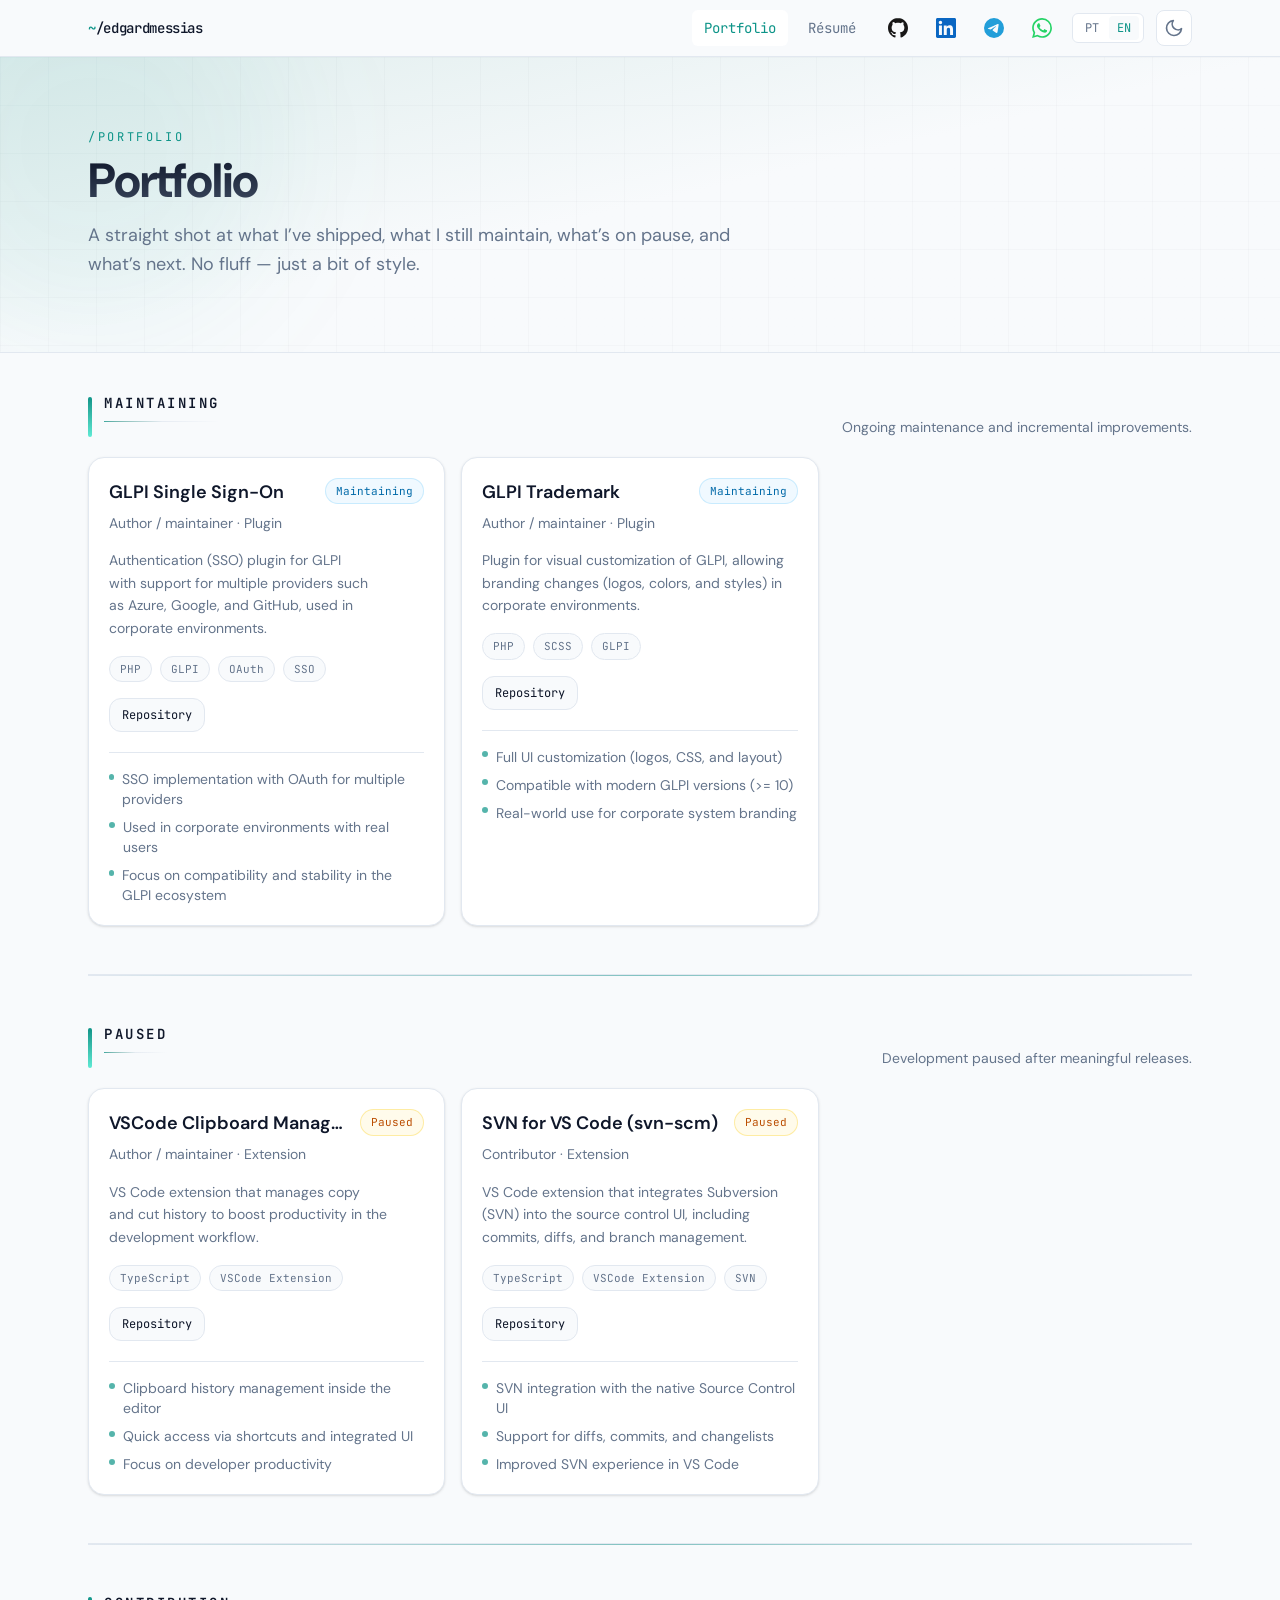
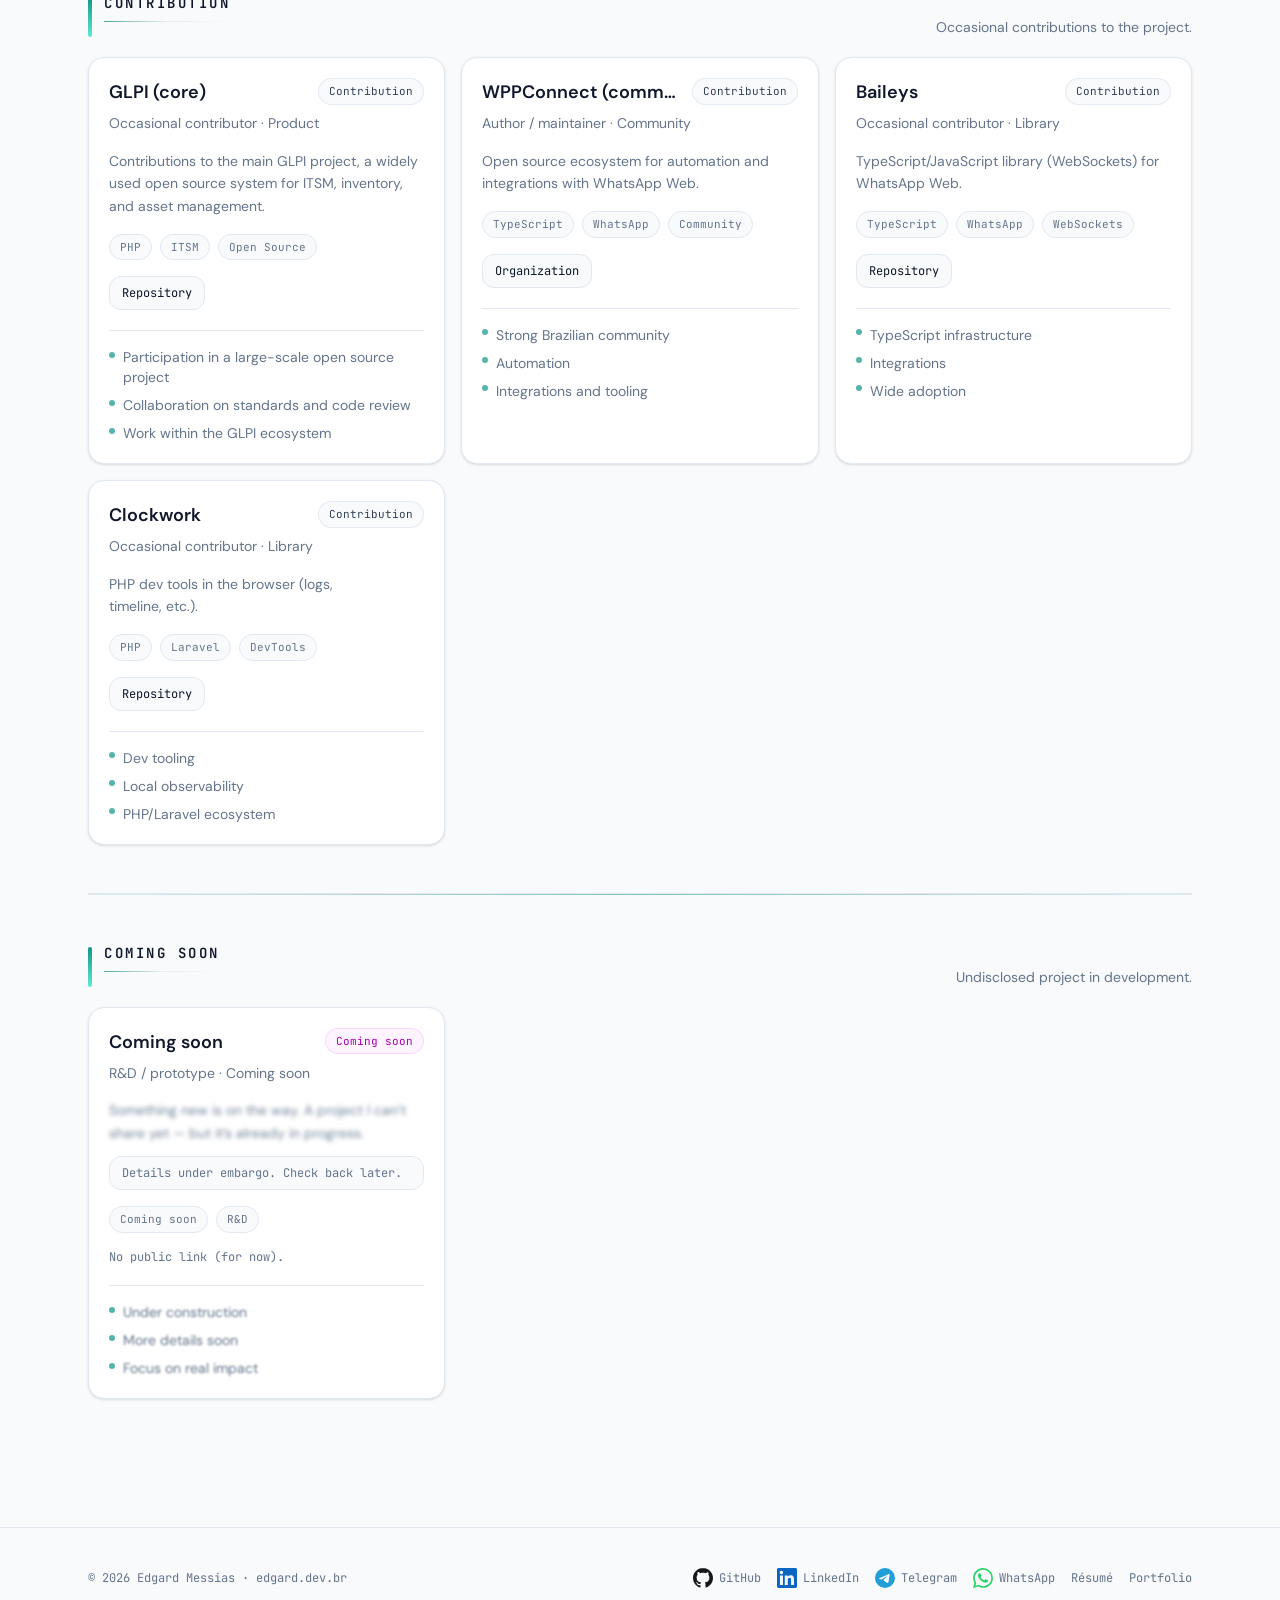
<file: en/portfolio/index.html>
<!DOCTYPE html><html lang="en"> <head><meta charset="UTF-8"><meta name="viewport" content="width=device-width, initial-scale=1"><link rel="icon" type="image/svg+xml" href="/favicon.svg"><link rel="preconnect" href="https://fonts.googleapis.com"><link rel="preconnect" href="https://fonts.gstatic.com" crossorigin><link href="https://fonts.googleapis.com/css2?family=DM+Sans:ital,opsz,wght@0,9..40,400;0,9..40,500;0,9..40,600;0,9..40,700&family=JetBrains+Mono:wght@400;500;600&display=swap" rel="stylesheet"><meta name="generator" content="Astro v6.0.8"><meta name="description" content="Projects, contributions, and ideas — with status, context, and a little suspense."><link rel="canonical" href="https://edgard.dev.br/en/portfolio/"><link rel="alternate" hreflang="pt-BR" href="https://edgard.dev.br/portfolio/"><link rel="alternate" hreflang="en" href="https://edgard.dev.br/en/portfolio/"><link rel="alternate" hreflang="x-default" href="https://edgard.dev.br/portfolio/"><meta property="og:type" content="website"><meta property="og:title" content="Portfolio"><meta property="og:description" content="Projects, contributions, and ideas — with status, context, and a little suspense."><meta property="og:url" content="https://edgard.dev.br/en/portfolio/"><meta property="og:locale" content="en_US"><meta property="og:locale:alternate" content="pt_BR"><meta property="og:image" content="https://edgard.dev.br/favicon.svg"><meta name="twitter:card" content="summary_large_image"><meta name="twitter:title" content="Portfolio"><meta name="twitter:description" content="Projects, contributions, and ideas — with status, context, and a little suspense."><title>Portfolio</title><script type="text/partytown" src="https://www.googletagmanager.com/gtag/js?id=G-X4WJZYFZR1"></script><script type="text/partytown">(function(){const measurementId = "G-X4WJZYFZR1";

        window.dataLayer = window.dataLayer || [];
        function gtag() {
          dataLayer.push(arguments);
        }
        gtag("js", new Date());
        gtag("config", measurementId);
      })();</script><script>
      (function () {
        var k = "edgard-theme";
        var v = localStorage.getItem(k);
        var dark =
          v === "light"
            ? false
            : v === "dark"
              ? true
              : matchMedia("(prefers-color-scheme: dark)").matches;
        document.documentElement.classList.toggle("dark", dark);
      })();
    </script><link rel="stylesheet" href="/_astro/alternates.CII282Zx.css">
<style>@media print{@page{margin:6mm 8mm;size:A4}body.resume-print{color-scheme:light;print-color-adjust:exact;-webkit-print-color-adjust:exact;background:#fff!important;color:#0f172a!important;--background: #ffffff;--foreground: #0f172a;--foreground-muted: #475569;--surface: #f1f5f9;--border: #cbd5e1;--accent: #0d9488;--accent-muted: #2dd4bf}body.resume-print .site-header,body.resume-print .site-footer{display:none!important}body.resume-print main{padding-top:0!important}body.resume-print .resume-shell{max-width:100%!important;padding:0!important;font-size:7.1pt;line-height:1.22}body.resume-print .resume-hero-photo{box-shadow:none!important;border:1px solid #cbd5e1!important;width:50px!important;height:50px!important;max-width:50px!important;max-height:50px!important;border-radius:6px!important}body.resume-print .resume-header{margin-bottom:.35rem!important;padding-bottom:.35rem!important;gap:.5rem!important;flex-direction:row!important;align-items:flex-start!important}body.resume-print section.resume-section{margin-bottom:.35rem!important;scroll-margin:0!important}body.resume-print section.resume-section>h2{margin-bottom:.2rem!important;padding-bottom:.15rem!important;font-size:6.85pt!important;letter-spacing:.12em!important}body.resume-print section.resume-section>div{gap:.15rem!important}body.resume-print .resume-shell h1{font-size:13.65pt!important;line-height:1.1!important;margin:0!important}body.resume-print .resume-shell h3{font-size:8.4pt!important;line-height:1.15!important;margin:0!important}body.resume-print .resume-shell p{margin-top:.15rem!important;margin-bottom:0!important}body.resume-print .resume-shell .font-mono{font-size:inherit!important}body.resume-print .resume-shell .space-y-10>*+*{margin-top:.35rem!important}body.resume-print .resume-shell .space-y-2>*+*{margin-top:.1rem!important}body.resume-print .resume-shell .space-y-1>*+*{margin-top:.08rem!important}body.resume-print .resume-shell .mt-6,body.resume-print .resume-shell .mt-3{margin-top:.2rem!important}body.resume-print .resume-shell ul.list-disc{margin-top:.15rem!important;padding-left:.9rem!important;font-size:6.85pt!important}body.resume-print .resume-shell .grid.gap-8{gap:.35rem!important}body.resume-print .resume-shell .flex.flex-wrap.gap-2{gap:.15rem!important}body.resume-print .resume-shell span.inline-block.rounded-md{padding:.05rem .25rem!important;font-size:6.3pt!important;line-height:1.2!important}body.resume-print .resume-experience-item{break-inside:auto;page-break-inside:auto}body.resume-print a[href^=http]:after{content:" (" attr(href) ")";font-size:.65em;font-weight:400;color:#64748b;word-break:break-all}body.resume-print a[href^="/"]:after{content:none!important}}
body.fahhh-no-chrome-404:before{content:"";position:fixed;inset:0;z-index:0;pointer-events:none;background:linear-gradient(135deg,color-mix(in srgb,var(--accent) 12%,transparent),var(--background) 55%,var(--background));opacity:1}body.fahhh-no-chrome-404:after{content:"";position:fixed;inset:0;z-index:0;pointer-events:none;opacity:.35;background-image:linear-gradient(var(--grid) 1px,transparent 1px),linear-gradient(90deg,var(--grid) 1px,transparent 1px);background-size:48px 48px}html.dark body.fahhh-no-chrome-404:before{background:linear-gradient(135deg,color-mix(in srgb,var(--accent) 18%,transparent),var(--background) 55%,var(--background))}html.dark body.fahhh-no-chrome-404:after{opacity:.9}@keyframes fahhh-pop{0%{transform:translateY(4px) scale(.95);opacity:0;filter:saturate(1)}30%{transform:translateY(0) scale(1.06);opacity:1;filter:saturate(1.2)}60%{transform:translateY(0) scale(1.02);opacity:1}to{transform:translateY(0) scale(1);opacity:1;filter:saturate(1)}}@keyframes fahhh-glitch{0%{transform:translateZ(0)}18%{transform:translate3d(-1px,0,0)}36%{transform:translate3d(1px,0,0)}55%{transform:translate3d(-.5px,0,0)}to{transform:translateZ(0)}}#fahhhReveal[data-astro-cid-zetdm5md].is-visible{opacity:1;scale:1;animation:fahhh-pop .52s ease-out}#fahhhReveal[data-astro-cid-zetdm5md].is-visible #fahhhRevealText[data-astro-cid-zetdm5md]{animation:fahhh-glitch .72s ease-out}
</style><script>!(function(w,p,f,c){if(!window.crossOriginIsolated && !navigator.serviceWorker) return;c=w[p]=Object.assign(w[p]||{},{"lib":"/~partytown/","debug":false});c[f]=(c[f]||[]).concat(["dataLayer.push","gtag"])})(window,'partytown','forward');/* Partytown 0.11.2 - MIT QwikDev */
const t={preserveBehavior:!1},e=e=>{if("string"==typeof e)return[e,t];const[n,r=t]=e;return[n,{...t,...r}]},n=Object.freeze((t=>{const e=new Set;let n=[];do{Object.getOwnPropertyNames(n).forEach((t=>{"function"==typeof n[t]&&e.add(t)}))}while((n=Object.getPrototypeOf(n))!==Object.prototype);return Array.from(e)})());!function(t,r,o,i,a,s,c,l,d,p,u=t,f){function h(){f||(f=1,"/"==(c=(s.lib||"/~partytown/")+(s.debug?"debug/":""))[0]&&(d=r.querySelectorAll('script[type="text/partytown"]'),i!=t?i.dispatchEvent(new CustomEvent("pt1",{detail:t})):(l=setTimeout(v,(null==s?void 0:s.fallbackTimeout)||1e4),r.addEventListener("pt0",w),a?y(1):o.serviceWorker?o.serviceWorker.register(c+(s.swPath||"partytown-sw.js"),{scope:c}).then((function(t){t.active?y():t.installing&&t.installing.addEventListener("statechange",(function(t){"activated"==t.target.state&&y()}))}),console.error):v())))}function y(e){p=r.createElement(e?"script":"iframe"),t._pttab=Date.now(),e||(p.style.display="block",p.style.width="0",p.style.height="0",p.style.border="0",p.style.visibility="hidden",p.setAttribute("aria-hidden",!0)),p.src=c+"partytown-"+(e?"atomics.js?v=0.11.2":"sandbox-sw.html?"+t._pttab),r.querySelector(s.sandboxParent||"body").appendChild(p)}function v(n,o){for(w(),i==t&&(s.forward||[]).map((function(n){const[r]=e(n);delete t[r.split(".")[0]]})),n=0;n<d.length;n++)(o=r.createElement("script")).innerHTML=d[n].innerHTML,o.nonce=s.nonce,r.head.appendChild(o);p&&p.parentNode.removeChild(p)}function w(){clearTimeout(l)}s=t.partytown||{},i==t&&(s.forward||[]).map((function(r){const[o,{preserveBehavior:i}]=e(r);u=t,o.split(".").map((function(e,r,o){var a;u=u[o[r]]=r+1<o.length?u[o[r]]||(a=o[r+1],n.includes(a)?[]:{}):(()=>{let e=null;if(i){const{methodOrProperty:n,thisObject:r}=((t,e)=>{let n=t;for(let t=0;t<e.length-1;t+=1)n=n[e[t]];return{thisObject:n,methodOrProperty:e.length>0?n[e[e.length-1]]:void 0}})(t,o);"function"==typeof n&&(e=(...t)=>n.apply(r,...t))}return function(){let n;return e&&(n=e(arguments)),(t._ptf=t._ptf||[]).push(o,arguments),n}})()}))})),"complete"==r.readyState?h():(t.addEventListener("DOMContentLoaded",h),t.addEventListener("load",h))}(window,document,navigator,top,window.crossOriginIsolated);;(e=>{e.addEventListener("astro:before-swap",e=>{let r=document.body.querySelector("iframe[src*='/~partytown/']");if(r)e.newDocument.body.append(r)})})(document);</script></head> <body class="flex min-h-screen flex-col bg-[var(--background)] text-[var(--foreground)] antialiased"> <header class="site-header sticky top-0 z-50 border-b border-(--border) bg-(--background)/90 backdrop-blur-md"> <div class="mx-auto flex h-14 max-w-6xl items-center justify-between gap-3 px-4 sm:px-6"> <a href="/en/" class="min-w-0 truncate font-mono text-sm font-medium tracking-tight text-(--foreground) hover:text-(--accent)"> <span class="text-(--accent)">~</span>/edgardmessias </a> <nav class="hidden min-w-0 flex-1 items-center justify-end gap-x-2 md:flex md:gap-x-3" aria-label="Main navigation"> <div class="flex items-center gap-1 lg:gap-2"> <a href="/en/portfolio/" class="rounded-md px-3 py-2 font-mono text-sm transition bg-(--surface) text-(--accent)"> Portfolio </a><a href="/en/resume/" class="rounded-md px-3 py-2 font-mono text-sm transition text-(--foreground-muted) hover:bg-(--surface) hover:text-(--foreground)"> Résumé </a> </div> <div class="flex items-center gap-2 lg:gap-2.5 xl:gap-3"> <a href="https://github.com/edgardmessias" target="_blank" rel="noopener noreferrer" title="GitHub" aria-label="GitHub" class="inline-flex items-center rounded-md px-2 py-2 text-(--foreground-muted) transition hover:bg-(--surface) hover:text-(--foreground) focus-visible:outline-2 focus-visible:outline-offset-2 focus-visible:outline-(--accent)"> <span class="social-icon inline-flex shrink-0 [&#38;_svg]:h-5 [&#38;_svg]:w-5" style="--social-fill-light: #181717; --social-fill-dark: #e6edf3;" aria-hidden="true" data-astro-cid-v6thz4ju><svg xmlns="http://www.w3.org/2000/svg" viewBox="0 0 24 24" fill="none" aria-hidden="true">
  <path
    d="M12 0c-6.626 0-12 5.373-12 12 0 5.302 3.438 9.8 8.207 11.387.599.111.793-.261.793-.577v-2.234c-3.338.726-4.033-1.416-4.033-1.416-.546-1.387-1.333-1.756-1.333-1.756-1.089-.745.083-.729.083-.729 1.205.084 1.839 1.237 1.839 1.237 1.07 1.834 2.807 1.304 3.492.997.107-.775.418-1.305.762-1.604-2.665-.305-5.467-1.334-5.467-5.931 0-1.311.469-2.381 1.236-3.221-.124-.303-.535-1.524.117-3.176 0 0 1.008-.322 3.301 1.23.957-.266 1.983-.399 3.003-.404 1.02.005 2.047.138 3 .405 2.291-1.552 3.297-1.23 3.297-1.23.653 1.653.242 2.874.118 3.176.77.84 1.235 1.911 1.235 3.221 0 4.609-2.807 5.624-5.479 5.921.43.372.823 1.102.823 2.222v3.293c0 .319.192.694.801.576 4.765-1.589 8.199-6.086 8.199-11.386 0-6.627-5.373-12-12-12z"
  />
</svg>
</span> </a><a href="https://www.linkedin.com/in/edgardmessias/" target="_blank" rel="noopener noreferrer" title="LinkedIn" aria-label="LinkedIn" class="inline-flex items-center rounded-md px-2 py-2 text-(--foreground-muted) transition hover:bg-(--surface) hover:text-(--foreground) focus-visible:outline-2 focus-visible:outline-offset-2 focus-visible:outline-(--accent)"> <span class="social-icon inline-flex shrink-0 [&#38;_svg]:h-5 [&#38;_svg]:w-5" style="--social-fill-light: #0a66c2; --social-fill-dark: #93c5fd;" aria-hidden="true" data-astro-cid-v6thz4ju><svg xmlns="http://www.w3.org/2000/svg" viewBox="0 0 24 24" fill="none" aria-hidden="true">
  <path
    d="M20.447 20.452h-3.554v-5.569c0-1.328-.027-3.037-1.852-3.037-1.853 0-2.136 1.445-2.136 2.939v5.667H9.351V9h3.414v1.561h.046c.477-.9 1.637-1.85 3.37-1.85 3.601 0 4.267 2.37 4.267 5.455v6.286zM5.337 7.433c-1.144 0-2.063-.926-2.063-2.065 0-1.138.92-2.063 2.063-2.063 1.14 0 2.064.925 2.063 2.063 0 1.139-.925 2.065-2.063 2.065zm1.782 13.019H3.555V9h3.564v11.452zM22.225 0H1.771C.792 0 0 .774 0 1.729v20.542C0 23.227.792 24 1.771 24h20.451C23.2 24 24 23.227 24 22.271V1.729C24 .774 23.2 0 22.222 0h.003z"
  />
</svg>
</span> </a><a href="https://t.me/edgardmessias" target="_blank" rel="noopener noreferrer" title="Telegram" aria-label="Telegram" class="inline-flex items-center rounded-md px-2 py-2 text-(--foreground-muted) transition hover:bg-(--surface) hover:text-(--foreground) focus-visible:outline-2 focus-visible:outline-offset-2 focus-visible:outline-(--accent)"> <span class="social-icon inline-flex shrink-0 [&#38;_svg]:h-5 [&#38;_svg]:w-5" style="--social-fill-light: #229ED9; --social-fill-dark: #67c8f0;" aria-hidden="true" data-astro-cid-v6thz4ju><svg
  xmlns="http://www.w3.org/2000/svg"
  viewBox="0 0 24 24"
  fill="none"
  aria-hidden="true"
>
  <path
    d="M11.944 0A12 12 0 0 0 0 12a12 12 0 0 0 12 12 12 12 0 0 0 12-12A12 12 0 0 0 12 0a12 12 0 0 0-.056 0zm4.962 7.224c.1-.002.321.023.465.14a.506.506 0 0 1 .171.325c.016.093.036.306.02.472-.18 1.898-.962 6.502-1.36 8.627-.168.9-.499 1.201-.82 1.23-.696.065-1.225-.46-1.9-.902-1.056-.693-1.653-1.124-2.678-1.8-1.185-.78-.417-1.21.258-1.91.177-.184 3.247-2.977 3.307-3.23.007-.032.014-.15-.056-.212s-.174-.041-.249-.024c-.106.024-1.793 1.14-5.061 3.345-.48.33-.913.49-1.302.48-.428-.008-1.252-.241-1.865-.44-.752-.245-1.349-.374-1.297-.789.027-.216.325-.437.893-.663 3.498-1.524 5.83-2.529 6.998-3.014 3.332-1.386 4.025-1.627 4.476-1.635z"
  />
</svg>
</span> </a><a href="https://wa.me/5543999796720" target="_blank" rel="noopener noreferrer" title="WhatsApp" aria-label="WhatsApp" class="inline-flex items-center rounded-md px-2 py-2 text-(--foreground-muted) transition hover:bg-(--surface) hover:text-(--foreground) focus-visible:outline-2 focus-visible:outline-offset-2 focus-visible:outline-(--accent)"> <span class="social-icon inline-flex shrink-0 [&#38;_svg]:h-5 [&#38;_svg]:w-5" style="--social-fill-light: #25D366; --social-fill-dark: #128C7E;" aria-hidden="true" data-astro-cid-v6thz4ju><svg
  xmlns="http://www.w3.org/2000/svg"
  viewBox="0 0 24 24"
  fill="none"
  aria-hidden="true"
>
  <path
    d="M17.472 14.382c-.297-.149-1.758-.867-2.03-.967-.273-.099-.471-.148-.67.15-.197.297-.767.966-.94 1.164-.173.199-.347.223-.644.075-.297-.15-1.255-.463-2.39-1.475-.883-.788-1.48-1.761-1.653-2.059-.173-.297-.018-.458.13-.606.134-.133.298-.347.446-.52.149-.174.198-.298.298-.497.099-.198.05-.371-.025-.52-.075-.149-.669-1.612-.916-2.207-.242-.579-.487-.5-.669-.51-.173-.008-.371-.01-.57-.01-.198 0-.52.074-.792.372-.272.297-1.04 1.016-1.04 2.479 0 1.462 1.065 2.875 1.213 3.074.149.198 2.096 3.2 5.077 4.487.709.306 1.262.489 1.694.625.712.227 1.36.195 1.871.118.571-.085 1.758-.719 2.006-1.413.248-.694.248-1.289.173-1.413-.074-.124-.272-.198-.57-.347m-5.421 7.403h-.004a9.87 9.87 0 01-5.031-1.378l-.361-.214-3.741.982.998-3.648-.235-.374a9.86 9.86 0 01-1.51-5.26c.001-5.45 4.436-9.884 9.888-9.884 2.64 0 5.122 1.03 6.988 2.898a9.825 9.825 0 012.893 6.994c-.003 5.45-4.437 9.884-9.885 9.884m8.413-18.297A11.815 11.815 0 0012.05 0C5.495 0 .16 5.335.157 11.892c0 2.096.547 4.142 1.588 5.945L.057 24l6.305-1.654a11.882 11.882 0 005.683 1.448h.005c6.554 0 11.89-5.335 11.893-11.893a11.821 11.821 0 00-3.48-8.413Z"
  />
</svg>
</span> </a> </div> </nav> <div class="flex shrink-0 items-center gap-2 md:gap-3"> <div class="flex items-center gap-0.5 rounded-md border border-(--border) bg-(--surface) px-1 py-0.5 font-mono text-[11px] sm:text-xs" role="group" aria-label="Language"> <a href="/portfolio/" class="rounded px-2 py-1 transition text-(--foreground-muted) hover:text-(--foreground)" hreflang="pt-BR" lang="pt-BR"> PT </a> <a href="/en/portfolio/" class="rounded px-2 py-1 transition bg-(--background) text-(--accent)" hreflang="en" lang="en"> EN </a> </div> <style>astro-island,astro-slot,astro-static-slot{display:contents}</style><script>(()=>{var e=async t=>{await(await t())()};(self.Astro||(self.Astro={})).load=e;window.dispatchEvent(new Event("astro:load"));})();</script><script>(()=>{var A=Object.defineProperty;var g=(i,o,a)=>o in i?A(i,o,{enumerable:!0,configurable:!0,writable:!0,value:a}):i[o]=a;var d=(i,o,a)=>g(i,typeof o!="symbol"?o+"":o,a);{let i={0:t=>m(t),1:t=>a(t),2:t=>new RegExp(t),3:t=>new Date(t),4:t=>new Map(a(t)),5:t=>new Set(a(t)),6:t=>BigInt(t),7:t=>new URL(t),8:t=>new Uint8Array(t),9:t=>new Uint16Array(t),10:t=>new Uint32Array(t),11:t=>Number.POSITIVE_INFINITY*t},o=t=>{let[l,e]=t;return l in i?i[l](e):void 0},a=t=>t.map(o),m=t=>typeof t!="object"||t===null?t:Object.fromEntries(Object.entries(t).map(([l,e])=>[l,o(e)]));class y extends HTMLElement{constructor(){super(...arguments);d(this,"Component");d(this,"hydrator");d(this,"hydrate",async()=>{var b;if(!this.hydrator||!this.isConnected)return;let e=(b=this.parentElement)==null?void 0:b.closest("astro-island[ssr]");if(e){e.addEventListener("astro:hydrate",this.hydrate,{once:!0});return}let c=this.querySelectorAll("astro-slot"),n={},h=this.querySelectorAll("template[data-astro-template]");for(let r of h){let s=r.closest(this.tagName);s!=null&&s.isSameNode(this)&&(n[r.getAttribute("data-astro-template")||"default"]=r.innerHTML,r.remove())}for(let r of c){let s=r.closest(this.tagName);s!=null&&s.isSameNode(this)&&(n[r.getAttribute("name")||"default"]=r.innerHTML)}let p;try{p=this.hasAttribute("props")?m(JSON.parse(this.getAttribute("props"))):{}}catch(r){let s=this.getAttribute("component-url")||"<unknown>",v=this.getAttribute("component-export");throw v&&(s+=` (export ${v})`),console.error(`[hydrate] Error parsing props for component ${s}`,this.getAttribute("props"),r),r}let u;await this.hydrator(this)(this.Component,p,n,{client:this.getAttribute("client")}),this.removeAttribute("ssr"),this.dispatchEvent(new CustomEvent("astro:hydrate"))});d(this,"unmount",()=>{this.isConnected||this.dispatchEvent(new CustomEvent("astro:unmount"))})}disconnectedCallback(){document.removeEventListener("astro:after-swap",this.unmount),document.addEventListener("astro:after-swap",this.unmount,{once:!0})}connectedCallback(){if(!this.hasAttribute("await-children")||document.readyState==="interactive"||document.readyState==="complete")this.childrenConnectedCallback();else{let e=()=>{document.removeEventListener("DOMContentLoaded",e),c.disconnect(),this.childrenConnectedCallback()},c=new MutationObserver(()=>{var n;((n=this.lastChild)==null?void 0:n.nodeType)===Node.COMMENT_NODE&&this.lastChild.nodeValue==="astro:end"&&(this.lastChild.remove(),e())});c.observe(this,{childList:!0}),document.addEventListener("DOMContentLoaded",e)}}async childrenConnectedCallback(){let e=this.getAttribute("before-hydration-url");e&&await import(e),this.start()}async start(){let e=JSON.parse(this.getAttribute("opts")),c=this.getAttribute("client");if(Astro[c]===void 0){window.addEventListener(`astro:${c}`,()=>this.start(),{once:!0});return}try{await Astro[c](async()=>{let n=this.getAttribute("renderer-url"),[h,{default:p}]=await Promise.all([import(this.getAttribute("component-url")),n?import(n):()=>()=>{}]),u=this.getAttribute("component-export")||"default";if(!u.includes("."))this.Component=h[u];else{this.Component=h;for(let f of u.split("."))this.Component=this.Component[f]}return this.hydrator=p,this.hydrate},e,this)}catch(n){console.error(`[astro-island] Error hydrating ${this.getAttribute("component-url")}`,n)}}attributeChangedCallback(){this.hydrate()}}d(y,"observedAttributes",["props"]),customElements.get("astro-island")||customElements.define("astro-island",y)}})();</script><astro-island uid="Z2oOAcN" prefix="r2" component-url="/_astro/ThemeToggle.BSnPnUox.js" component-export="ThemeToggle" renderer-url="/_astro/client.BGZ31efN.js" props="{}" ssr client="load" opts="{&quot;name&quot;:&quot;ThemeToggle&quot;,&quot;value&quot;:true}" await-children><button type="button" class="inline-flex h-9 w-9 shrink-0 items-center justify-center rounded-lg border border-[var(--border)] bg-[var(--surface)] text-[var(--foreground-muted)] transition hover:border-[var(--accent)] hover:text-[var(--foreground)]" aria-label="Switch to light theme" title="Light theme"><svg width="20" height="20" viewBox="0 0 24 24" fill="none" stroke="currentColor" stroke-width="2" stroke-linecap="round" stroke-linejoin="round" aria-hidden="true"><circle cx="12" cy="12" r="4"></circle><path d="M12 2v2M12 20v2M4.93 4.93l1.41 1.41M17.66 17.66l1.41 1.41M2 12h2M20 12h2M6.34 17.66l-1.41 1.41M19.07 4.93l-1.41 1.41"></path></svg></button><!--astro:end--></astro-island> <astro-island uid="2w7Tcm" prefix="r3" component-url="/_astro/HeaderMobileNav.B-neGRrZ.js" component-export="HeaderMobileNav" renderer-url="/_astro/client.BGZ31efN.js" props="{&quot;nav&quot;:[1,[[0,{&quot;href&quot;:[0,&quot;/en/portfolio/&quot;],&quot;label&quot;:[0,&quot;Portfolio&quot;],&quot;active&quot;:[0,true]}],[0,{&quot;href&quot;:[0,&quot;/en/resume/&quot;],&quot;label&quot;:[0,&quot;Résumé&quot;],&quot;active&quot;:[0,false]}]]],&quot;social&quot;:[1,[[0,{&quot;href&quot;:[0,&quot;https://github.com/edgardmessias&quot;],&quot;label&quot;:[0,&quot;GitHub&quot;],&quot;svg&quot;:[0,&quot;&lt;svg xmlns=\&quot;http://www.w3.org/2000/svg\&quot; viewBox=\&quot;0 0 24 24\&quot; fill=\&quot;none\&quot; aria-hidden=\&quot;true\&quot;&gt;\n  &lt;path\n    d=\&quot;M12 0c-6.626 0-12 5.373-12 12 0 5.302 3.438 9.8 8.207 11.387.599.111.793-.261.793-.577v-2.234c-3.338.726-4.033-1.416-4.033-1.416-.546-1.387-1.333-1.756-1.333-1.756-1.089-.745.083-.729.083-.729 1.205.084 1.839 1.237 1.839 1.237 1.07 1.834 2.807 1.304 3.492.997.107-.775.418-1.305.762-1.604-2.665-.305-5.467-1.334-5.467-5.931 0-1.311.469-2.381 1.236-3.221-.124-.303-.535-1.524.117-3.176 0 0 1.008-.322 3.301 1.23.957-.266 1.983-.399 3.003-.404 1.02.005 2.047.138 3 .405 2.291-1.552 3.297-1.23 3.297-1.23.653 1.653.242 2.874.118 3.176.77.84 1.235 1.911 1.235 3.221 0 4.609-2.807 5.624-5.479 5.921.43.372.823 1.102.823 2.222v3.293c0 .319.192.694.801.576 4.765-1.589 8.199-6.086 8.199-11.386 0-6.627-5.373-12-12-12z\&quot;\n  /&gt;\n&lt;/svg&gt;\n&quot;],&quot;fillLight&quot;:[0,&quot;#181717&quot;],&quot;fillDark&quot;:[0,&quot;#e6edf3&quot;]}],[0,{&quot;href&quot;:[0,&quot;https://www.linkedin.com/in/edgardmessias/&quot;],&quot;label&quot;:[0,&quot;LinkedIn&quot;],&quot;svg&quot;:[0,&quot;&lt;svg xmlns=\&quot;http://www.w3.org/2000/svg\&quot; viewBox=\&quot;0 0 24 24\&quot; fill=\&quot;none\&quot; aria-hidden=\&quot;true\&quot;&gt;\n  &lt;path\n    d=\&quot;M20.447 20.452h-3.554v-5.569c0-1.328-.027-3.037-1.852-3.037-1.853 0-2.136 1.445-2.136 2.939v5.667H9.351V9h3.414v1.561h.046c.477-.9 1.637-1.85 3.37-1.85 3.601 0 4.267 2.37 4.267 5.455v6.286zM5.337 7.433c-1.144 0-2.063-.926-2.063-2.065 0-1.138.92-2.063 2.063-2.063 1.14 0 2.064.925 2.063 2.063 0 1.139-.925 2.065-2.063 2.065zm1.782 13.019H3.555V9h3.564v11.452zM22.225 0H1.771C.792 0 0 .774 0 1.729v20.542C0 23.227.792 24 1.771 24h20.451C23.2 24 24 23.227 24 22.271V1.729C24 .774 23.2 0 22.222 0h.003z\&quot;\n  /&gt;\n&lt;/svg&gt;\n&quot;],&quot;fillLight&quot;:[0,&quot;#0a66c2&quot;],&quot;fillDark&quot;:[0,&quot;#93c5fd&quot;]}],[0,{&quot;href&quot;:[0,&quot;https://t.me/edgardmessias&quot;],&quot;label&quot;:[0,&quot;Telegram&quot;],&quot;svg&quot;:[0,&quot;&lt;svg\n  xmlns=\&quot;http://www.w3.org/2000/svg\&quot;\n  viewBox=\&quot;0 0 24 24\&quot;\n  fill=\&quot;none\&quot;\n  aria-hidden=\&quot;true\&quot;\n&gt;\n  &lt;path\n    d=\&quot;M11.944 0A12 12 0 0 0 0 12a12 12 0 0 0 12 12 12 12 0 0 0 12-12A12 12 0 0 0 12 0a12 12 0 0 0-.056 0zm4.962 7.224c.1-.002.321.023.465.14a.506.506 0 0 1 .171.325c.016.093.036.306.02.472-.18 1.898-.962 6.502-1.36 8.627-.168.9-.499 1.201-.82 1.23-.696.065-1.225-.46-1.9-.902-1.056-.693-1.653-1.124-2.678-1.8-1.185-.78-.417-1.21.258-1.91.177-.184 3.247-2.977 3.307-3.23.007-.032.014-.15-.056-.212s-.174-.041-.249-.024c-.106.024-1.793 1.14-5.061 3.345-.48.33-.913.49-1.302.48-.428-.008-1.252-.241-1.865-.44-.752-.245-1.349-.374-1.297-.789.027-.216.325-.437.893-.663 3.498-1.524 5.83-2.529 6.998-3.014 3.332-1.386 4.025-1.627 4.476-1.635z\&quot;\n  /&gt;\n&lt;/svg&gt;\n&quot;],&quot;fillLight&quot;:[0,&quot;#229ED9&quot;],&quot;fillDark&quot;:[0,&quot;#67c8f0&quot;]}],[0,{&quot;href&quot;:[0,&quot;https://wa.me/5543999796720&quot;],&quot;label&quot;:[0,&quot;WhatsApp&quot;],&quot;svg&quot;:[0,&quot;&lt;svg\n  xmlns=\&quot;http://www.w3.org/2000/svg\&quot;\n  viewBox=\&quot;0 0 24 24\&quot;\n  fill=\&quot;none\&quot;\n  aria-hidden=\&quot;true\&quot;\n&gt;\n  &lt;path\n    d=\&quot;M17.472 14.382c-.297-.149-1.758-.867-2.03-.967-.273-.099-.471-.148-.67.15-.197.297-.767.966-.94 1.164-.173.199-.347.223-.644.075-.297-.15-1.255-.463-2.39-1.475-.883-.788-1.48-1.761-1.653-2.059-.173-.297-.018-.458.13-.606.134-.133.298-.347.446-.52.149-.174.198-.298.298-.497.099-.198.05-.371-.025-.52-.075-.149-.669-1.612-.916-2.207-.242-.579-.487-.5-.669-.51-.173-.008-.371-.01-.57-.01-.198 0-.52.074-.792.372-.272.297-1.04 1.016-1.04 2.479 0 1.462 1.065 2.875 1.213 3.074.149.198 2.096 3.2 5.077 4.487.709.306 1.262.489 1.694.625.712.227 1.36.195 1.871.118.571-.085 1.758-.719 2.006-1.413.248-.694.248-1.289.173-1.413-.074-.124-.272-.198-.57-.347m-5.421 7.403h-.004a9.87 9.87 0 01-5.031-1.378l-.361-.214-3.741.982.998-3.648-.235-.374a9.86 9.86 0 01-1.51-5.26c.001-5.45 4.436-9.884 9.888-9.884 2.64 0 5.122 1.03 6.988 2.898a9.825 9.825 0 012.893 6.994c-.003 5.45-4.437 9.884-9.885 9.884m8.413-18.297A11.815 11.815 0 0012.05 0C5.495 0 .16 5.335.157 11.892c0 2.096.547 4.142 1.588 5.945L.057 24l6.305-1.654a11.882 11.882 0 005.683 1.448h.005c6.554 0 11.89-5.335 11.893-11.893a11.821 11.821 0 00-3.48-8.413Z\&quot;\n  /&gt;\n&lt;/svg&gt;\n&quot;],&quot;fillLight&quot;:[0,&quot;#25D366&quot;],&quot;fillDark&quot;:[0,&quot;#128C7E&quot;]}]]],&quot;openLabel&quot;:[0,&quot;Open menu&quot;],&quot;closeLabel&quot;:[0,&quot;Close menu&quot;],&quot;menuLabel&quot;:[0,&quot;Site menu&quot;],&quot;socialHeading&quot;:[0,&quot;Social&quot;]}" ssr client="load" opts="{&quot;name&quot;:&quot;HeaderMobileNav&quot;,&quot;value&quot;:true}" await-children><button type="button" class="inline-flex h-10 w-10 shrink-0 items-center justify-center rounded-lg border border-(--border) bg-(--surface) text-(--foreground-muted) transition hover:border-(--accent) hover:text-(--foreground) focus-visible:outline-2 focus-visible:outline-offset-2 focus-visible:outline-(--accent) md:hidden" aria-expanded="false" aria-controls="_r3R_0_" aria-label="Open menu"><svg width="22" height="22" viewBox="0 0 24 24" fill="none" stroke="currentColor" stroke-width="2" stroke-linecap="round" aria-hidden="true" class="transition-transform duration-200"><path d="M4 7h16"></path><path d="M4 12h16"></path><path d="M4 17h16"></path></svg></button><!--astro:end--></astro-island> </div> </div> </header> <main class="flex-1 w-full">  <section class="relative overflow-hidden border-b border-(--border)"> <div class="pointer-events-none absolute inset-0 bg-linear-to-br from-(--accent)/12 via-(--background) to-(--background) dark:from-(--accent)/18 dark:via-(--background) dark:to-(--background)" aria-hidden="true"></div> <div class="pointer-events-none absolute inset-0 opacity-35 dark:opacity-90" style="background-image: linear-gradient(var(--grid) 1px, transparent 1px), linear-gradient(90deg, var(--grid) 1px, transparent 1px); background-size: 48px 48px;" aria-hidden="true"></div> <div class="pointer-events-none absolute -left-24 top-[30%] h-[min(70vw,380px)] w-[min(70vw,380px)] -translate-y-1/2 rounded-full bg-(--accent)/6 blur-3xl dark:bg-(--accent)/8" aria-hidden="true"></div> <div class="relative mx-auto max-w-6xl px-4 py-14 sm:px-6 sm:py-18"> <p class="font-mono text-xs uppercase tracking-[0.22em] text-(--accent)"> /portfolio </p> <h1 class="mt-3 text-balance bg-linear-to-br from-(--foreground) to-(--foreground-muted) bg-clip-text font-sans text-4xl font-bold tracking-tight text-transparent sm:text-5xl"> Portfolio </h1> <p class="mt-4 max-w-2xl text-pretty text-lg leading-relaxed text-(--foreground-muted)"> A straight shot at what I’ve shipped, what I still maintain, what’s on pause, and what’s next. No fluff — just a bit of style. </p> </div> </section> <div class="relative mx-auto max-w-6xl px-4 pb-24 pt-10 sm:px-6 sm:pb-32"> <div> <section aria-label="Project list" class="space-y-0"> <div class="space-y-5">  <div class="flex flex-col gap-4 sm:flex-row sm:items-end sm:justify-between"> <div class="flex min-w-0 items-start gap-3"> <span class="mt-1 h-10 w-1 shrink-0 rounded-full bg-linear-to-b from-(--accent) to-(--accent-muted)" aria-hidden="true"></span> <div class="min-w-0"> <h2 class="font-mono text-sm font-semibold uppercase tracking-[0.18em] text-(--foreground)"> Maintaining </h2> <div class="mt-2 h-px max-w-md bg-linear-to-r from-(--accent) via-(--border) to-transparent opacity-80"></div> </div> </div> <p class="max-w-prose text-sm text-(--foreground-muted) sm:text-right"> Ongoing maintenance and incremental improvements. </p> </div> <div class="grid grid-cols-1 gap-4 sm:grid-cols-2 lg:grid-cols-3"> <article class="group relative min-w-0 w-full overflow-hidden rounded-2xl border border-(--border) bg-(--surface) p-5 shadow-sm transition hover:-translate-y-0.5 hover:shadow-md"> <div class="pointer-events-none absolute inset-0 opacity-0 transition group-hover:opacity-100" style="background: radial-gradient(600px 220px at 20% 0%, color-mix(in srgb, var(--accent) 16%, transparent) 0%, transparent 60%);" aria-hidden="true"></div> <header class="relative space-y-2"> <div class="flex items-start justify-between gap-3"> <h3 class="min-w-0 flex-1 truncate font-sans text-lg font-semibold text-(--foreground)"> GLPI Single Sign-On </h3> <span class="shrink-0 rounded-full border px-2.5 py-1 font-mono text-[11px] border-sky-200/70 bg-sky-50 text-sky-700 dark:border-sky-900/60 dark:bg-sky-950/40 dark:text-sky-200" title="Ongoing maintenance and incremental improvements."> Maintaining </span> </div> <p class="text-pretty text-sm leading-snug text-(--foreground-muted)"> Author / maintainer · Plugin </p> </header> <div class="relative mt-4"> <p class="text-pretty text-sm leading-relaxed text-(--foreground-muted)"> Authentication (SSO) plugin for GLPI with support for multiple providers such as Azure, Google, and GitHub, used in corporate environments. </p>  </div> <ul class="relative mt-4 flex flex-wrap gap-2"> <li class="rounded-full border border-(--border) bg-(--background) px-2.5 py-1 font-mono text-[11px] text-(--foreground-muted)"> PHP </li><li class="rounded-full border border-(--border) bg-(--background) px-2.5 py-1 font-mono text-[11px] text-(--foreground-muted)"> GLPI </li><li class="rounded-full border border-(--border) bg-(--background) px-2.5 py-1 font-mono text-[11px] text-(--foreground-muted)"> OAuth </li><li class="rounded-full border border-(--border) bg-(--background) px-2.5 py-1 font-mono text-[11px] text-(--foreground-muted)"> SSO </li> </ul> <div class="relative mt-4 flex flex-wrap gap-2"> <a href="https://github.com/edgardmessias/glpi-singlesignon" target="_blank" rel="noopener noreferrer" class="inline-flex items-center rounded-xl border border-(--border) bg-(--background) px-3 py-2 font-mono text-xs text-(--foreground) transition hover:border-(--accent)"> Repository </a> </div> <div class="relative mt-5 border-t border-(--border) pt-4"> <ul class="grid gap-2 text-sm text-(--foreground-muted)"> <li class="flex gap-2"> <span class="mt-[0.3rem] inline-block h-1.5 w-1.5 rounded-full bg-(--accent)/70"></span> <span> SSO implementation with OAuth for multiple providers </span> </li><li class="flex gap-2"> <span class="mt-[0.3rem] inline-block h-1.5 w-1.5 rounded-full bg-(--accent)/70"></span> <span> Used in corporate environments with real users </span> </li><li class="flex gap-2"> <span class="mt-[0.3rem] inline-block h-1.5 w-1.5 rounded-full bg-(--accent)/70"></span> <span> Focus on compatibility and stability in the GLPI ecosystem </span> </li> </ul> </div> </article><article class="group relative min-w-0 w-full overflow-hidden rounded-2xl border border-(--border) bg-(--surface) p-5 shadow-sm transition hover:-translate-y-0.5 hover:shadow-md"> <div class="pointer-events-none absolute inset-0 opacity-0 transition group-hover:opacity-100" style="background: radial-gradient(600px 220px at 20% 0%, color-mix(in srgb, var(--accent) 16%, transparent) 0%, transparent 60%);" aria-hidden="true"></div> <header class="relative space-y-2"> <div class="flex items-start justify-between gap-3"> <h3 class="min-w-0 flex-1 truncate font-sans text-lg font-semibold text-(--foreground)"> GLPI Trademark </h3> <span class="shrink-0 rounded-full border px-2.5 py-1 font-mono text-[11px] border-sky-200/70 bg-sky-50 text-sky-700 dark:border-sky-900/60 dark:bg-sky-950/40 dark:text-sky-200" title="Ongoing maintenance and incremental improvements."> Maintaining </span> </div> <p class="text-pretty text-sm leading-snug text-(--foreground-muted)"> Author / maintainer · Plugin </p> </header> <div class="relative mt-4"> <p class="text-pretty text-sm leading-relaxed text-(--foreground-muted)"> Plugin for visual customization of GLPI, allowing branding changes (logos, colors, and styles) in corporate environments. </p>  </div> <ul class="relative mt-4 flex flex-wrap gap-2"> <li class="rounded-full border border-(--border) bg-(--background) px-2.5 py-1 font-mono text-[11px] text-(--foreground-muted)"> PHP </li><li class="rounded-full border border-(--border) bg-(--background) px-2.5 py-1 font-mono text-[11px] text-(--foreground-muted)"> SCSS </li><li class="rounded-full border border-(--border) bg-(--background) px-2.5 py-1 font-mono text-[11px] text-(--foreground-muted)"> GLPI </li> </ul> <div class="relative mt-4 flex flex-wrap gap-2"> <a href="https://github.com/edgardmessias/glpi-trademark" target="_blank" rel="noopener noreferrer" class="inline-flex items-center rounded-xl border border-(--border) bg-(--background) px-3 py-2 font-mono text-xs text-(--foreground) transition hover:border-(--accent)"> Repository </a> </div> <div class="relative mt-5 border-t border-(--border) pt-4"> <ul class="grid gap-2 text-sm text-(--foreground-muted)"> <li class="flex gap-2"> <span class="mt-[0.3rem] inline-block h-1.5 w-1.5 rounded-full bg-(--accent)/70"></span> <span> Full UI customization (logos, CSS, and layout) </span> </li><li class="flex gap-2"> <span class="mt-[0.3rem] inline-block h-1.5 w-1.5 rounded-full bg-(--accent)/70"></span> <span> Compatible with modern GLPI versions (&gt;= 10) </span> </li><li class="flex gap-2"> <span class="mt-[0.3rem] inline-block h-1.5 w-1.5 rounded-full bg-(--accent)/70"></span> <span> Real-world use for corporate system branding </span> </li> </ul> </div> </article> </div> </div><div class="space-y-5 relative mt-12 border-t-2 border-(--border) pt-12"> <div class="pointer-events-none absolute -top-px left-0 right-0 h-px bg-linear-to-r from-transparent via-(--accent)/45 to-transparent" aria-hidden="true"></div> <div class="flex flex-col gap-4 sm:flex-row sm:items-end sm:justify-between"> <div class="flex min-w-0 items-start gap-3"> <span class="mt-1 h-10 w-1 shrink-0 rounded-full bg-linear-to-b from-(--accent) to-(--accent-muted)" aria-hidden="true"></span> <div class="min-w-0"> <h2 class="font-mono text-sm font-semibold uppercase tracking-[0.18em] text-(--foreground)"> Paused </h2> <div class="mt-2 h-px max-w-md bg-linear-to-r from-(--accent) via-(--border) to-transparent opacity-80"></div> </div> </div> <p class="max-w-prose text-sm text-(--foreground-muted) sm:text-right"> Development paused after meaningful releases. </p> </div> <div class="grid grid-cols-1 gap-4 sm:grid-cols-2 lg:grid-cols-3"> <article class="group relative min-w-0 w-full overflow-hidden rounded-2xl border border-(--border) bg-(--surface) p-5 shadow-sm transition hover:-translate-y-0.5 hover:shadow-md"> <div class="pointer-events-none absolute inset-0 opacity-0 transition group-hover:opacity-100" style="background: radial-gradient(600px 220px at 20% 0%, color-mix(in srgb, var(--accent) 16%, transparent) 0%, transparent 60%);" aria-hidden="true"></div> <header class="relative space-y-2"> <div class="flex items-start justify-between gap-3"> <h3 class="min-w-0 flex-1 truncate font-sans text-lg font-semibold text-(--foreground)"> VSCode Clipboard Manager </h3> <span class="shrink-0 rounded-full border px-2.5 py-1 font-mono text-[11px] border-amber-200/70 bg-amber-50 text-amber-700 dark:border-amber-900/60 dark:bg-amber-950/40 dark:text-amber-200" title="Development paused after meaningful releases."> Paused </span> </div> <p class="text-pretty text-sm leading-snug text-(--foreground-muted)"> Author / maintainer · Extension </p> </header> <div class="relative mt-4"> <p class="text-pretty text-sm leading-relaxed text-(--foreground-muted)"> VS Code extension that manages copy and cut history to boost productivity in the development workflow. </p>  </div> <ul class="relative mt-4 flex flex-wrap gap-2"> <li class="rounded-full border border-(--border) bg-(--background) px-2.5 py-1 font-mono text-[11px] text-(--foreground-muted)"> TypeScript </li><li class="rounded-full border border-(--border) bg-(--background) px-2.5 py-1 font-mono text-[11px] text-(--foreground-muted)"> VSCode Extension </li> </ul> <div class="relative mt-4 flex flex-wrap gap-2"> <a href="https://github.com/edgardmessias/vscode.clipboard-manager" target="_blank" rel="noopener noreferrer" class="inline-flex items-center rounded-xl border border-(--border) bg-(--background) px-3 py-2 font-mono text-xs text-(--foreground) transition hover:border-(--accent)"> Repository </a> </div> <div class="relative mt-5 border-t border-(--border) pt-4"> <ul class="grid gap-2 text-sm text-(--foreground-muted)"> <li class="flex gap-2"> <span class="mt-[0.3rem] inline-block h-1.5 w-1.5 rounded-full bg-(--accent)/70"></span> <span> Clipboard history management inside the editor </span> </li><li class="flex gap-2"> <span class="mt-[0.3rem] inline-block h-1.5 w-1.5 rounded-full bg-(--accent)/70"></span> <span> Quick access via shortcuts and integrated UI </span> </li><li class="flex gap-2"> <span class="mt-[0.3rem] inline-block h-1.5 w-1.5 rounded-full bg-(--accent)/70"></span> <span> Focus on developer productivity </span> </li> </ul> </div> </article><article class="group relative min-w-0 w-full overflow-hidden rounded-2xl border border-(--border) bg-(--surface) p-5 shadow-sm transition hover:-translate-y-0.5 hover:shadow-md"> <div class="pointer-events-none absolute inset-0 opacity-0 transition group-hover:opacity-100" style="background: radial-gradient(600px 220px at 20% 0%, color-mix(in srgb, var(--accent) 16%, transparent) 0%, transparent 60%);" aria-hidden="true"></div> <header class="relative space-y-2"> <div class="flex items-start justify-between gap-3"> <h3 class="min-w-0 flex-1 truncate font-sans text-lg font-semibold text-(--foreground)"> SVN for VS Code (svn-scm) </h3> <span class="shrink-0 rounded-full border px-2.5 py-1 font-mono text-[11px] border-amber-200/70 bg-amber-50 text-amber-700 dark:border-amber-900/60 dark:bg-amber-950/40 dark:text-amber-200" title="Development paused after meaningful releases."> Paused </span> </div> <p class="text-pretty text-sm leading-snug text-(--foreground-muted)"> Contributor · Extension </p> </header> <div class="relative mt-4"> <p class="text-pretty text-sm leading-relaxed text-(--foreground-muted)"> VS Code extension that integrates Subversion (SVN) into the source control UI, including commits, diffs, and branch management. </p>  </div> <ul class="relative mt-4 flex flex-wrap gap-2"> <li class="rounded-full border border-(--border) bg-(--background) px-2.5 py-1 font-mono text-[11px] text-(--foreground-muted)"> TypeScript </li><li class="rounded-full border border-(--border) bg-(--background) px-2.5 py-1 font-mono text-[11px] text-(--foreground-muted)"> VSCode Extension </li><li class="rounded-full border border-(--border) bg-(--background) px-2.5 py-1 font-mono text-[11px] text-(--foreground-muted)"> SVN </li> </ul> <div class="relative mt-4 flex flex-wrap gap-2"> <a href="https://github.com/JohnstonCode/svn-scm" target="_blank" rel="noopener noreferrer" class="inline-flex items-center rounded-xl border border-(--border) bg-(--background) px-3 py-2 font-mono text-xs text-(--foreground) transition hover:border-(--accent)"> Repository </a> </div> <div class="relative mt-5 border-t border-(--border) pt-4"> <ul class="grid gap-2 text-sm text-(--foreground-muted)"> <li class="flex gap-2"> <span class="mt-[0.3rem] inline-block h-1.5 w-1.5 rounded-full bg-(--accent)/70"></span> <span> SVN integration with the native Source Control UI </span> </li><li class="flex gap-2"> <span class="mt-[0.3rem] inline-block h-1.5 w-1.5 rounded-full bg-(--accent)/70"></span> <span> Support for diffs, commits, and changelists </span> </li><li class="flex gap-2"> <span class="mt-[0.3rem] inline-block h-1.5 w-1.5 rounded-full bg-(--accent)/70"></span> <span> Improved SVN experience in VS Code </span> </li> </ul> </div> </article> </div> </div><div class="space-y-5 relative mt-12 border-t-2 border-(--border) pt-12"> <div class="pointer-events-none absolute -top-px left-0 right-0 h-px bg-linear-to-r from-transparent via-(--accent)/45 to-transparent" aria-hidden="true"></div> <div class="flex flex-col gap-4 sm:flex-row sm:items-end sm:justify-between"> <div class="flex min-w-0 items-start gap-3"> <span class="mt-1 h-10 w-1 shrink-0 rounded-full bg-linear-to-b from-(--accent) to-(--accent-muted)" aria-hidden="true"></span> <div class="min-w-0"> <h2 class="font-mono text-sm font-semibold uppercase tracking-[0.18em] text-(--foreground)"> Contribution </h2> <div class="mt-2 h-px max-w-md bg-linear-to-r from-(--accent) via-(--border) to-transparent opacity-80"></div> </div> </div> <p class="max-w-prose text-sm text-(--foreground-muted) sm:text-right"> Occasional contributions to the project. </p> </div> <div class="grid grid-cols-1 gap-4 sm:grid-cols-2 lg:grid-cols-3"> <article class="group relative min-w-0 w-full overflow-hidden rounded-2xl border border-(--border) bg-(--surface) p-5 shadow-sm transition hover:-translate-y-0.5 hover:shadow-md"> <div class="pointer-events-none absolute inset-0 opacity-0 transition group-hover:opacity-100" style="background: radial-gradient(600px 220px at 20% 0%, color-mix(in srgb, var(--accent) 16%, transparent) 0%, transparent 60%);" aria-hidden="true"></div> <header class="relative space-y-2"> <div class="flex items-start justify-between gap-3"> <h3 class="min-w-0 flex-1 truncate font-sans text-lg font-semibold text-(--foreground)"> GLPI (core) </h3> <span class="shrink-0 rounded-full border px-2.5 py-1 font-mono text-[11px] border-slate-200/80 bg-slate-50 text-slate-700 dark:border-slate-800 dark:bg-slate-950/30 dark:text-slate-200" title="Occasional contributions to the project."> Contribution </span> </div> <p class="text-pretty text-sm leading-snug text-(--foreground-muted)"> Occasional contributor · Product </p> </header> <div class="relative mt-4"> <p class="text-pretty text-sm leading-relaxed text-(--foreground-muted)"> Contributions to the main GLPI project, a widely used open source system for ITSM, inventory, and asset management. </p>  </div> <ul class="relative mt-4 flex flex-wrap gap-2"> <li class="rounded-full border border-(--border) bg-(--background) px-2.5 py-1 font-mono text-[11px] text-(--foreground-muted)"> PHP </li><li class="rounded-full border border-(--border) bg-(--background) px-2.5 py-1 font-mono text-[11px] text-(--foreground-muted)"> ITSM </li><li class="rounded-full border border-(--border) bg-(--background) px-2.5 py-1 font-mono text-[11px] text-(--foreground-muted)"> Open Source </li> </ul> <div class="relative mt-4 flex flex-wrap gap-2"> <a href="https://github.com/glpi-project/glpi" target="_blank" rel="noopener noreferrer" class="inline-flex items-center rounded-xl border border-(--border) bg-(--background) px-3 py-2 font-mono text-xs text-(--foreground) transition hover:border-(--accent)"> Repository </a> </div> <div class="relative mt-5 border-t border-(--border) pt-4"> <ul class="grid gap-2 text-sm text-(--foreground-muted)"> <li class="flex gap-2"> <span class="mt-[0.3rem] inline-block h-1.5 w-1.5 rounded-full bg-(--accent)/70"></span> <span> Participation in a large-scale open source project </span> </li><li class="flex gap-2"> <span class="mt-[0.3rem] inline-block h-1.5 w-1.5 rounded-full bg-(--accent)/70"></span> <span> Collaboration on standards and code review </span> </li><li class="flex gap-2"> <span class="mt-[0.3rem] inline-block h-1.5 w-1.5 rounded-full bg-(--accent)/70"></span> <span> Work within the GLPI ecosystem </span> </li> </ul> </div> </article><article class="group relative min-w-0 w-full overflow-hidden rounded-2xl border border-(--border) bg-(--surface) p-5 shadow-sm transition hover:-translate-y-0.5 hover:shadow-md"> <div class="pointer-events-none absolute inset-0 opacity-0 transition group-hover:opacity-100" style="background: radial-gradient(600px 220px at 20% 0%, color-mix(in srgb, var(--accent) 16%, transparent) 0%, transparent 60%);" aria-hidden="true"></div> <header class="relative space-y-2"> <div class="flex items-start justify-between gap-3"> <h3 class="min-w-0 flex-1 truncate font-sans text-lg font-semibold text-(--foreground)"> WPPConnect (community) </h3> <span class="shrink-0 rounded-full border px-2.5 py-1 font-mono text-[11px] border-slate-200/80 bg-slate-50 text-slate-700 dark:border-slate-800 dark:bg-slate-950/30 dark:text-slate-200" title="Occasional contributions to the project."> Contribution </span> </div> <p class="text-pretty text-sm leading-snug text-(--foreground-muted)"> Author / maintainer · Community </p> </header> <div class="relative mt-4"> <p class="text-pretty text-sm leading-relaxed text-(--foreground-muted)"> Open source ecosystem for automation and integrations with WhatsApp Web. </p>  </div> <ul class="relative mt-4 flex flex-wrap gap-2"> <li class="rounded-full border border-(--border) bg-(--background) px-2.5 py-1 font-mono text-[11px] text-(--foreground-muted)"> TypeScript </li><li class="rounded-full border border-(--border) bg-(--background) px-2.5 py-1 font-mono text-[11px] text-(--foreground-muted)"> WhatsApp </li><li class="rounded-full border border-(--border) bg-(--background) px-2.5 py-1 font-mono text-[11px] text-(--foreground-muted)"> Community </li> </ul> <div class="relative mt-4 flex flex-wrap gap-2"> <a href="https://github.com/wppconnect-team" target="_blank" rel="noopener noreferrer" class="inline-flex items-center rounded-xl border border-(--border) bg-(--background) px-3 py-2 font-mono text-xs text-(--foreground) transition hover:border-(--accent)"> Organization </a> </div> <div class="relative mt-5 border-t border-(--border) pt-4"> <ul class="grid gap-2 text-sm text-(--foreground-muted)"> <li class="flex gap-2"> <span class="mt-[0.3rem] inline-block h-1.5 w-1.5 rounded-full bg-(--accent)/70"></span> <span> Strong Brazilian community </span> </li><li class="flex gap-2"> <span class="mt-[0.3rem] inline-block h-1.5 w-1.5 rounded-full bg-(--accent)/70"></span> <span> Automation </span> </li><li class="flex gap-2"> <span class="mt-[0.3rem] inline-block h-1.5 w-1.5 rounded-full bg-(--accent)/70"></span> <span> Integrations and tooling </span> </li> </ul> </div> </article><article class="group relative min-w-0 w-full overflow-hidden rounded-2xl border border-(--border) bg-(--surface) p-5 shadow-sm transition hover:-translate-y-0.5 hover:shadow-md"> <div class="pointer-events-none absolute inset-0 opacity-0 transition group-hover:opacity-100" style="background: radial-gradient(600px 220px at 20% 0%, color-mix(in srgb, var(--accent) 16%, transparent) 0%, transparent 60%);" aria-hidden="true"></div> <header class="relative space-y-2"> <div class="flex items-start justify-between gap-3"> <h3 class="min-w-0 flex-1 truncate font-sans text-lg font-semibold text-(--foreground)"> Baileys </h3> <span class="shrink-0 rounded-full border px-2.5 py-1 font-mono text-[11px] border-slate-200/80 bg-slate-50 text-slate-700 dark:border-slate-800 dark:bg-slate-950/30 dark:text-slate-200" title="Occasional contributions to the project."> Contribution </span> </div> <p class="text-pretty text-sm leading-snug text-(--foreground-muted)"> Occasional contributor · Library </p> </header> <div class="relative mt-4"> <p class="text-pretty text-sm leading-relaxed text-(--foreground-muted)"> TypeScript/JavaScript library (WebSockets) for WhatsApp Web. </p>  </div> <ul class="relative mt-4 flex flex-wrap gap-2"> <li class="rounded-full border border-(--border) bg-(--background) px-2.5 py-1 font-mono text-[11px] text-(--foreground-muted)"> TypeScript </li><li class="rounded-full border border-(--border) bg-(--background) px-2.5 py-1 font-mono text-[11px] text-(--foreground-muted)"> WhatsApp </li><li class="rounded-full border border-(--border) bg-(--background) px-2.5 py-1 font-mono text-[11px] text-(--foreground-muted)"> WebSockets </li> </ul> <div class="relative mt-4 flex flex-wrap gap-2"> <a href="https://github.com/WhiskeySockets/Baileys" target="_blank" rel="noopener noreferrer" class="inline-flex items-center rounded-xl border border-(--border) bg-(--background) px-3 py-2 font-mono text-xs text-(--foreground) transition hover:border-(--accent)"> Repository </a> </div> <div class="relative mt-5 border-t border-(--border) pt-4"> <ul class="grid gap-2 text-sm text-(--foreground-muted)"> <li class="flex gap-2"> <span class="mt-[0.3rem] inline-block h-1.5 w-1.5 rounded-full bg-(--accent)/70"></span> <span> TypeScript infrastructure </span> </li><li class="flex gap-2"> <span class="mt-[0.3rem] inline-block h-1.5 w-1.5 rounded-full bg-(--accent)/70"></span> <span> Integrations </span> </li><li class="flex gap-2"> <span class="mt-[0.3rem] inline-block h-1.5 w-1.5 rounded-full bg-(--accent)/70"></span> <span> Wide adoption </span> </li> </ul> </div> </article><article class="group relative min-w-0 w-full overflow-hidden rounded-2xl border border-(--border) bg-(--surface) p-5 shadow-sm transition hover:-translate-y-0.5 hover:shadow-md"> <div class="pointer-events-none absolute inset-0 opacity-0 transition group-hover:opacity-100" style="background: radial-gradient(600px 220px at 20% 0%, color-mix(in srgb, var(--accent) 16%, transparent) 0%, transparent 60%);" aria-hidden="true"></div> <header class="relative space-y-2"> <div class="flex items-start justify-between gap-3"> <h3 class="min-w-0 flex-1 truncate font-sans text-lg font-semibold text-(--foreground)"> Clockwork </h3> <span class="shrink-0 rounded-full border px-2.5 py-1 font-mono text-[11px] border-slate-200/80 bg-slate-50 text-slate-700 dark:border-slate-800 dark:bg-slate-950/30 dark:text-slate-200" title="Occasional contributions to the project."> Contribution </span> </div> <p class="text-pretty text-sm leading-snug text-(--foreground-muted)"> Occasional contributor · Library </p> </header> <div class="relative mt-4"> <p class="text-pretty text-sm leading-relaxed text-(--foreground-muted)"> PHP dev tools in the browser (logs, timeline, etc.). </p>  </div> <ul class="relative mt-4 flex flex-wrap gap-2"> <li class="rounded-full border border-(--border) bg-(--background) px-2.5 py-1 font-mono text-[11px] text-(--foreground-muted)"> PHP </li><li class="rounded-full border border-(--border) bg-(--background) px-2.5 py-1 font-mono text-[11px] text-(--foreground-muted)"> Laravel </li><li class="rounded-full border border-(--border) bg-(--background) px-2.5 py-1 font-mono text-[11px] text-(--foreground-muted)"> DevTools </li> </ul> <div class="relative mt-4 flex flex-wrap gap-2"> <a href="https://github.com/itsgoingd/clockwork" target="_blank" rel="noopener noreferrer" class="inline-flex items-center rounded-xl border border-(--border) bg-(--background) px-3 py-2 font-mono text-xs text-(--foreground) transition hover:border-(--accent)"> Repository </a> </div> <div class="relative mt-5 border-t border-(--border) pt-4"> <ul class="grid gap-2 text-sm text-(--foreground-muted)"> <li class="flex gap-2"> <span class="mt-[0.3rem] inline-block h-1.5 w-1.5 rounded-full bg-(--accent)/70"></span> <span> Dev tooling </span> </li><li class="flex gap-2"> <span class="mt-[0.3rem] inline-block h-1.5 w-1.5 rounded-full bg-(--accent)/70"></span> <span> Local observability </span> </li><li class="flex gap-2"> <span class="mt-[0.3rem] inline-block h-1.5 w-1.5 rounded-full bg-(--accent)/70"></span> <span> PHP/Laravel ecosystem </span> </li> </ul> </div> </article> </div> </div><div class="space-y-5 relative mt-12 border-t-2 border-(--border) pt-12"> <div class="pointer-events-none absolute -top-px left-0 right-0 h-px bg-linear-to-r from-transparent via-(--accent)/45 to-transparent" aria-hidden="true"></div> <div class="flex flex-col gap-4 sm:flex-row sm:items-end sm:justify-between"> <div class="flex min-w-0 items-start gap-3"> <span class="mt-1 h-10 w-1 shrink-0 rounded-full bg-linear-to-b from-(--accent) to-(--accent-muted)" aria-hidden="true"></span> <div class="min-w-0"> <h2 class="font-mono text-sm font-semibold uppercase tracking-[0.18em] text-(--foreground)"> Coming soon </h2> <div class="mt-2 h-px max-w-md bg-linear-to-r from-(--accent) via-(--border) to-transparent opacity-80"></div> </div> </div> <p class="max-w-prose text-sm text-(--foreground-muted) sm:text-right"> Undisclosed project in development. </p> </div> <div class="grid grid-cols-1 gap-4 sm:grid-cols-2 lg:grid-cols-3"> <article class="group relative min-w-0 w-full overflow-hidden rounded-2xl border border-(--border) bg-(--surface) p-5 shadow-sm transition hover:shadow-md"> <div class="pointer-events-none absolute inset-0 opacity-0 transition group-hover:opacity-100" style="background: radial-gradient(600px 220px at 20% 0%, color-mix(in srgb, var(--accent) 16%, transparent) 0%, transparent 60%);" aria-hidden="true"></div> <header class="relative space-y-2"> <div class="flex items-start justify-between gap-3"> <h3 class="min-w-0 flex-1 truncate font-sans text-lg font-semibold text-(--foreground)"> Coming soon </h3> <span class="shrink-0 rounded-full border px-2.5 py-1 font-mono text-[11px] border-fuchsia-200/70 bg-fuchsia-50 text-fuchsia-700 dark:border-fuchsia-900/60 dark:bg-fuchsia-950/40 dark:text-fuchsia-200" title="Undisclosed project in development."> Coming soon </span> </div> <p class="text-pretty text-sm leading-snug text-(--foreground-muted)"> R&amp;D / prototype · Coming soon </p> </header> <div class="relative mt-4 select-none"> <p class="text-pretty text-sm leading-relaxed text-(--foreground-muted) blur-[2px] opacity-90"> Something new is on the way. A project I can’t share yet — but it’s already in progress. </p> <div class="mt-3 rounded-xl border border-(--border) bg-(--background) px-3 py-2"> <p class="font-mono text-xs text-(--foreground-muted)"> Details under embargo. Check back later. </p> </div> </div> <ul class="relative mt-4 flex flex-wrap gap-2"> <li class="rounded-full border border-(--border) bg-(--background) px-2.5 py-1 font-mono text-[11px] text-(--foreground-muted)"> Coming soon </li><li class="rounded-full border border-(--border) bg-(--background) px-2.5 py-1 font-mono text-[11px] text-(--foreground-muted)"> R&amp;D </li> </ul> <div class="relative mt-4 flex flex-wrap gap-2"> <span class="font-mono text-xs text-(--foreground-muted)"> No public link (for now). </span> </div> <div class="relative mt-5 border-t border-(--border) pt-4"> <ul class="grid gap-2 text-sm text-(--foreground-muted)"> <li class="flex gap-2"> <span class="mt-[0.3rem] inline-block h-1.5 w-1.5 rounded-full bg-(--accent)/70"></span> <span class="blur-[1px]"> Under construction </span> </li><li class="flex gap-2"> <span class="mt-[0.3rem] inline-block h-1.5 w-1.5 rounded-full bg-(--accent)/70"></span> <span class="blur-[1px]"> More details soon </span> </li><li class="flex gap-2"> <span class="mt-[0.3rem] inline-block h-1.5 w-1.5 rounded-full bg-(--accent)/70"></span> <span class="blur-[1px]"> Focus on real impact </span> </li> </ul> </div> </article> </div> </div> </section> </div> </div>  </main> <footer class="site-footer mt-auto border-t border-(--border) bg-(--background) py-10"> <div class="mx-auto flex max-w-6xl flex-col gap-6 px-4 sm:flex-row sm:items-center sm:justify-between sm:px-6"> <p class="font-mono text-xs text-(--foreground-muted)">
© 2026 Edgard Messias · edgard.dev.br </p> <div class="flex flex-wrap items-center gap-4 font-mono text-xs"> <a href="https://github.com/edgardmessias" target="_blank" rel="noopener noreferrer" class="inline-flex items-center gap-1.5 text-(--foreground-muted) hover:text-(--accent)"> <span class="social-icon inline-flex shrink-0 [&#38;_svg]:h-5 [&#38;_svg]:w-5" style="--social-fill-light: #181717; --social-fill-dark: #e6edf3;" aria-hidden="true" data-astro-cid-v6thz4ju><svg xmlns="http://www.w3.org/2000/svg" viewBox="0 0 24 24" fill="none" aria-hidden="true">
  <path
    d="M12 0c-6.626 0-12 5.373-12 12 0 5.302 3.438 9.8 8.207 11.387.599.111.793-.261.793-.577v-2.234c-3.338.726-4.033-1.416-4.033-1.416-.546-1.387-1.333-1.756-1.333-1.756-1.089-.745.083-.729.083-.729 1.205.084 1.839 1.237 1.839 1.237 1.07 1.834 2.807 1.304 3.492.997.107-.775.418-1.305.762-1.604-2.665-.305-5.467-1.334-5.467-5.931 0-1.311.469-2.381 1.236-3.221-.124-.303-.535-1.524.117-3.176 0 0 1.008-.322 3.301 1.23.957-.266 1.983-.399 3.003-.404 1.02.005 2.047.138 3 .405 2.291-1.552 3.297-1.23 3.297-1.23.653 1.653.242 2.874.118 3.176.77.84 1.235 1.911 1.235 3.221 0 4.609-2.807 5.624-5.479 5.921.43.372.823 1.102.823 2.222v3.293c0 .319.192.694.801.576 4.765-1.589 8.199-6.086 8.199-11.386 0-6.627-5.373-12-12-12z"
  />
</svg>
</span> GitHub </a><a href="https://www.linkedin.com/in/edgardmessias/" target="_blank" rel="noopener noreferrer" class="inline-flex items-center gap-1.5 text-(--foreground-muted) hover:text-(--accent)"> <span class="social-icon inline-flex shrink-0 [&#38;_svg]:h-5 [&#38;_svg]:w-5" style="--social-fill-light: #0a66c2; --social-fill-dark: #93c5fd;" aria-hidden="true" data-astro-cid-v6thz4ju><svg xmlns="http://www.w3.org/2000/svg" viewBox="0 0 24 24" fill="none" aria-hidden="true">
  <path
    d="M20.447 20.452h-3.554v-5.569c0-1.328-.027-3.037-1.852-3.037-1.853 0-2.136 1.445-2.136 2.939v5.667H9.351V9h3.414v1.561h.046c.477-.9 1.637-1.85 3.37-1.85 3.601 0 4.267 2.37 4.267 5.455v6.286zM5.337 7.433c-1.144 0-2.063-.926-2.063-2.065 0-1.138.92-2.063 2.063-2.063 1.14 0 2.064.925 2.063 2.063 0 1.139-.925 2.065-2.063 2.065zm1.782 13.019H3.555V9h3.564v11.452zM22.225 0H1.771C.792 0 0 .774 0 1.729v20.542C0 23.227.792 24 1.771 24h20.451C23.2 24 24 23.227 24 22.271V1.729C24 .774 23.2 0 22.222 0h.003z"
  />
</svg>
</span> LinkedIn </a><a href="https://t.me/edgardmessias" target="_blank" rel="noopener noreferrer" class="inline-flex items-center gap-1.5 text-(--foreground-muted) hover:text-(--accent)"> <span class="social-icon inline-flex shrink-0 [&#38;_svg]:h-5 [&#38;_svg]:w-5" style="--social-fill-light: #229ED9; --social-fill-dark: #67c8f0;" aria-hidden="true" data-astro-cid-v6thz4ju><svg
  xmlns="http://www.w3.org/2000/svg"
  viewBox="0 0 24 24"
  fill="none"
  aria-hidden="true"
>
  <path
    d="M11.944 0A12 12 0 0 0 0 12a12 12 0 0 0 12 12 12 12 0 0 0 12-12A12 12 0 0 0 12 0a12 12 0 0 0-.056 0zm4.962 7.224c.1-.002.321.023.465.14a.506.506 0 0 1 .171.325c.016.093.036.306.02.472-.18 1.898-.962 6.502-1.36 8.627-.168.9-.499 1.201-.82 1.23-.696.065-1.225-.46-1.9-.902-1.056-.693-1.653-1.124-2.678-1.8-1.185-.78-.417-1.21.258-1.91.177-.184 3.247-2.977 3.307-3.23.007-.032.014-.15-.056-.212s-.174-.041-.249-.024c-.106.024-1.793 1.14-5.061 3.345-.48.33-.913.49-1.302.48-.428-.008-1.252-.241-1.865-.44-.752-.245-1.349-.374-1.297-.789.027-.216.325-.437.893-.663 3.498-1.524 5.83-2.529 6.998-3.014 3.332-1.386 4.025-1.627 4.476-1.635z"
  />
</svg>
</span> Telegram </a><a href="https://wa.me/5543999796720" target="_blank" rel="noopener noreferrer" class="inline-flex items-center gap-1.5 text-(--foreground-muted) hover:text-(--accent)"> <span class="social-icon inline-flex shrink-0 [&#38;_svg]:h-5 [&#38;_svg]:w-5" style="--social-fill-light: #25D366; --social-fill-dark: #128C7E;" aria-hidden="true" data-astro-cid-v6thz4ju><svg
  xmlns="http://www.w3.org/2000/svg"
  viewBox="0 0 24 24"
  fill="none"
  aria-hidden="true"
>
  <path
    d="M17.472 14.382c-.297-.149-1.758-.867-2.03-.967-.273-.099-.471-.148-.67.15-.197.297-.767.966-.94 1.164-.173.199-.347.223-.644.075-.297-.15-1.255-.463-2.39-1.475-.883-.788-1.48-1.761-1.653-2.059-.173-.297-.018-.458.13-.606.134-.133.298-.347.446-.52.149-.174.198-.298.298-.497.099-.198.05-.371-.025-.52-.075-.149-.669-1.612-.916-2.207-.242-.579-.487-.5-.669-.51-.173-.008-.371-.01-.57-.01-.198 0-.52.074-.792.372-.272.297-1.04 1.016-1.04 2.479 0 1.462 1.065 2.875 1.213 3.074.149.198 2.096 3.2 5.077 4.487.709.306 1.262.489 1.694.625.712.227 1.36.195 1.871.118.571-.085 1.758-.719 2.006-1.413.248-.694.248-1.289.173-1.413-.074-.124-.272-.198-.57-.347m-5.421 7.403h-.004a9.87 9.87 0 01-5.031-1.378l-.361-.214-3.741.982.998-3.648-.235-.374a9.86 9.86 0 01-1.51-5.26c.001-5.45 4.436-9.884 9.888-9.884 2.64 0 5.122 1.03 6.988 2.898a9.825 9.825 0 012.893 6.994c-.003 5.45-4.437 9.884-9.885 9.884m8.413-18.297A11.815 11.815 0 0012.05 0C5.495 0 .16 5.335.157 11.892c0 2.096.547 4.142 1.588 5.945L.057 24l6.305-1.654a11.882 11.882 0 005.683 1.448h.005c6.554 0 11.89-5.335 11.893-11.893a11.821 11.821 0 00-3.48-8.413Z"
  />
</svg>
</span> WhatsApp </a> <a href="/en/resume/" class="text-(--foreground-muted) hover:text-(--accent)"> Résumé </a> <a href="/en/portfolio/" class="text-(--foreground-muted) hover:text-(--accent)"> Portfolio </a> </div> </div> </footer> </body></html>
</file>
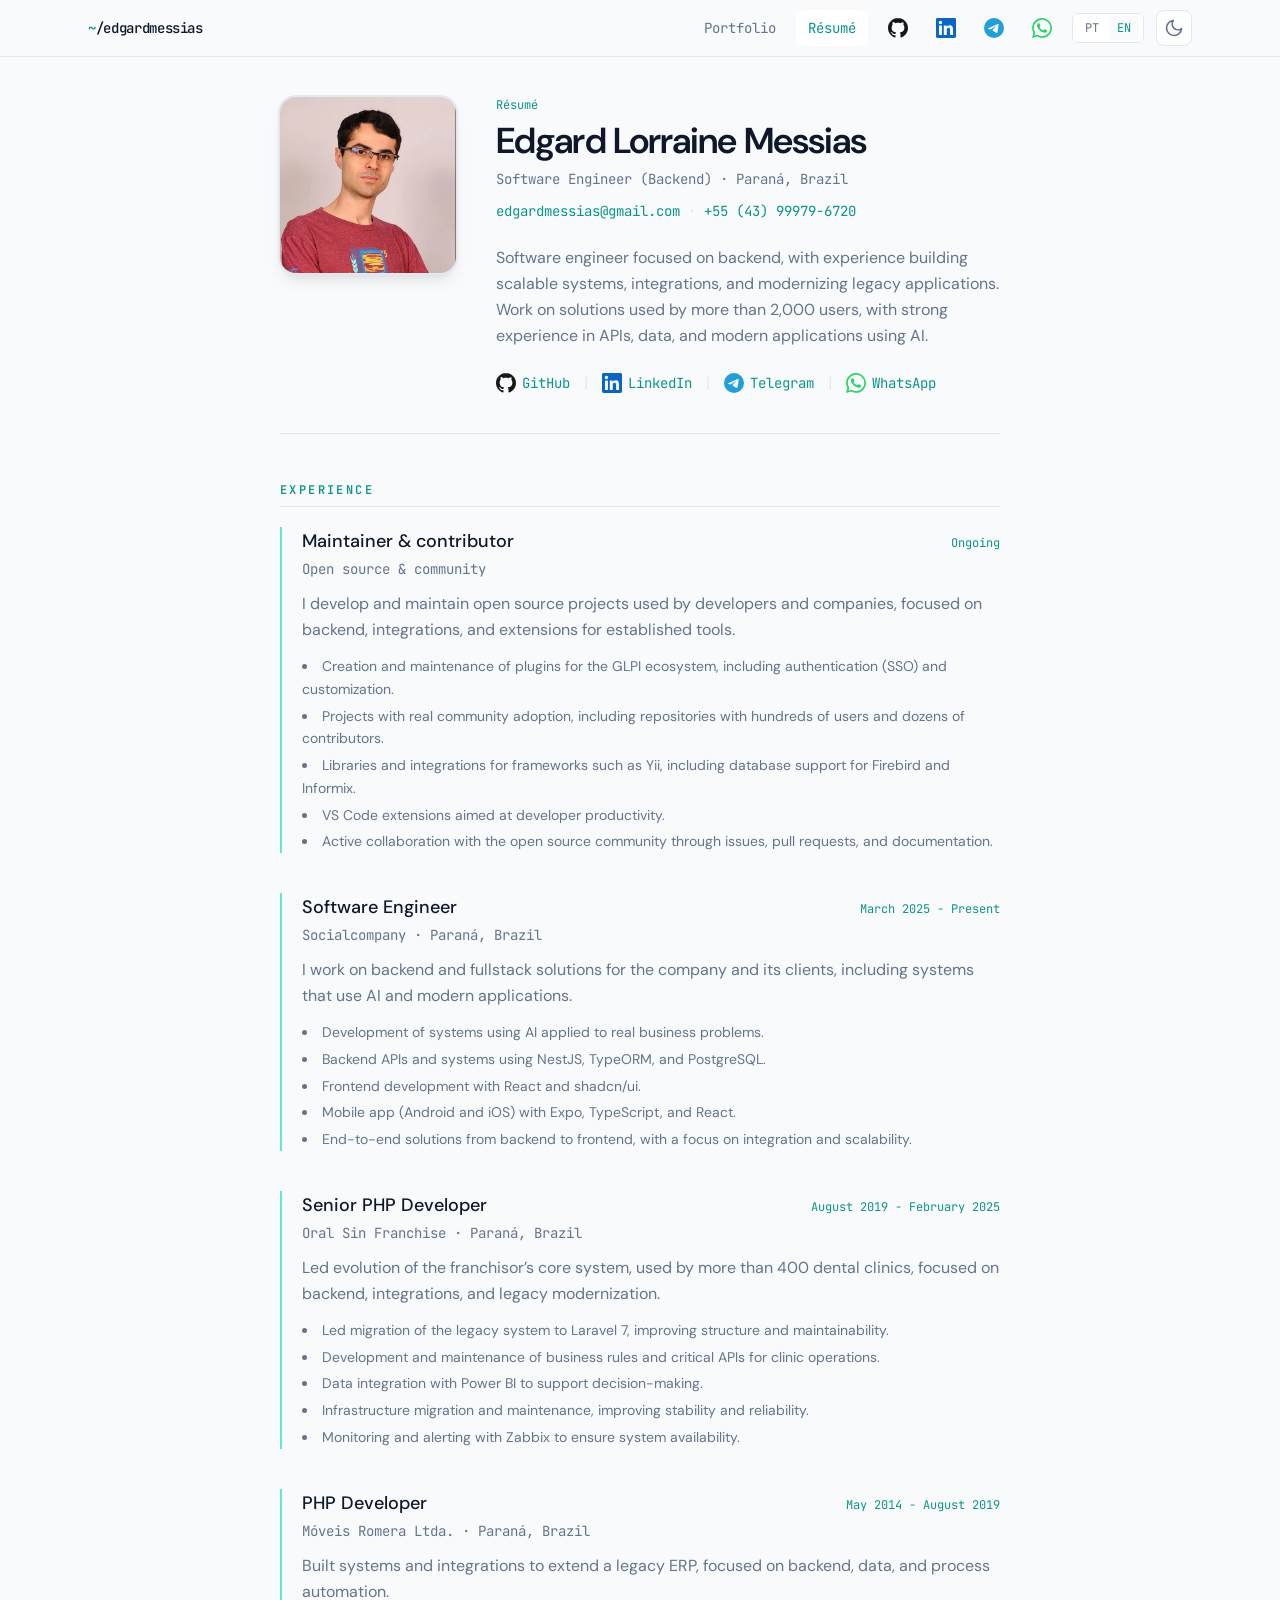
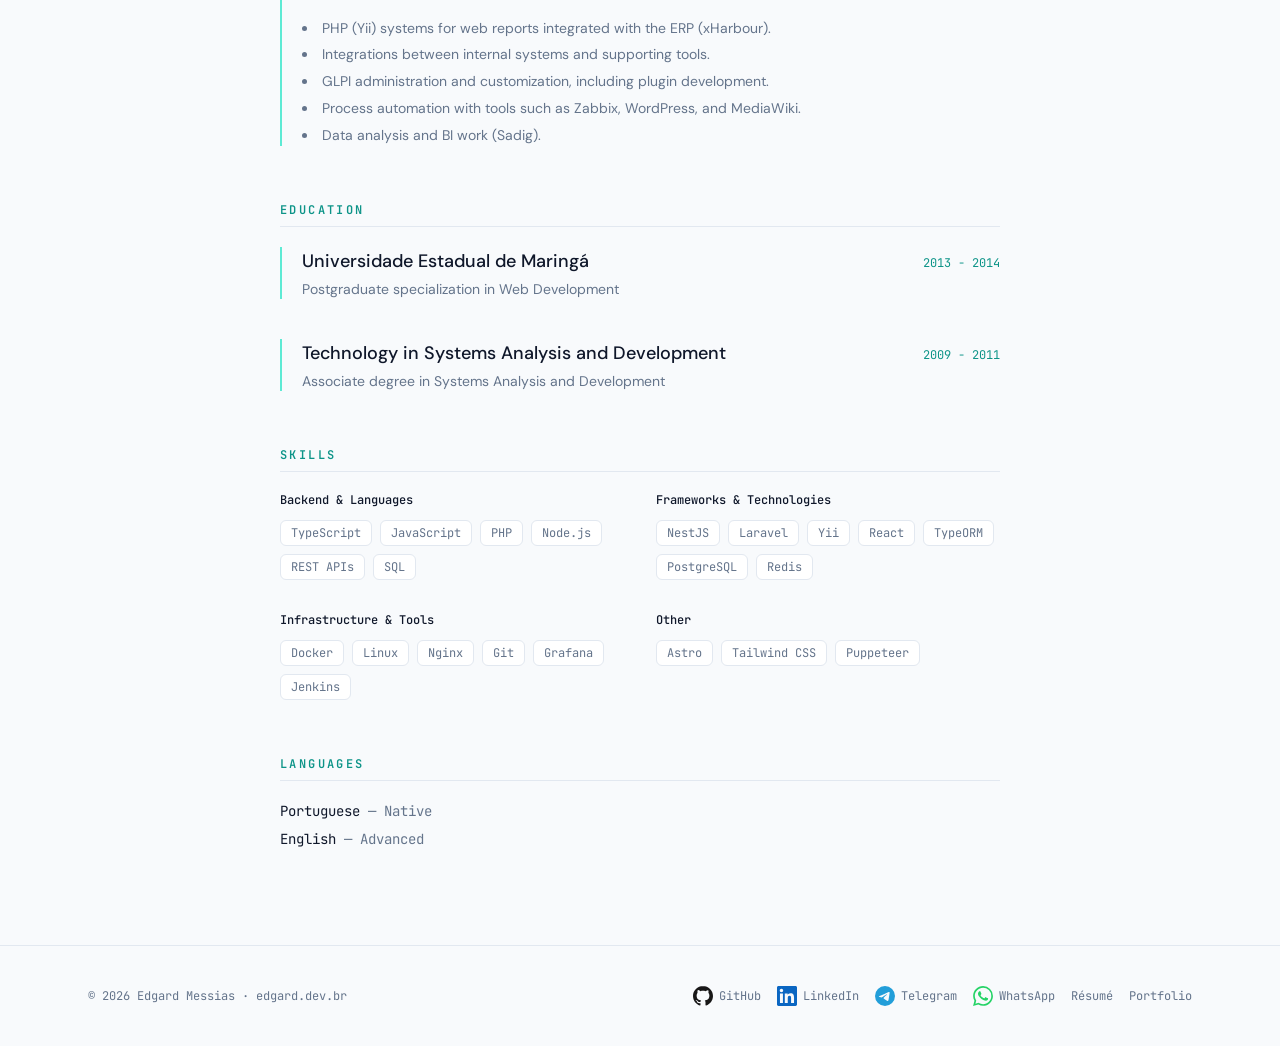
<file: en/resume/index.html>
<!DOCTYPE html><html lang="en"> <head><meta charset="UTF-8"><meta name="viewport" content="width=device-width, initial-scale=1"><link rel="icon" type="image/svg+xml" href="/favicon.svg"><link rel="preconnect" href="https://fonts.googleapis.com"><link rel="preconnect" href="https://fonts.gstatic.com" crossorigin><link href="https://fonts.googleapis.com/css2?family=DM+Sans:ital,opsz,wght@0,9..40,400;0,9..40,500;0,9..40,600;0,9..40,700&family=JetBrains+Mono:wght@400;500;600&display=swap" rel="stylesheet"><meta name="generator" content="Astro v6.0.8"><meta name="description" content="Software engineer focused on backend, with experience building scalable systems, integrations, and modernizing legacy applications. Work on solutions used by more than 2,000 users, with strong experience in APIs, data, and modern applications using AI."><link rel="canonical" href="https://edgard.dev.br/en/resume/"><link rel="alternate" hreflang="pt-BR" href="https://edgard.dev.br/resume/"><link rel="alternate" hreflang="en" href="https://edgard.dev.br/en/resume/"><link rel="alternate" hreflang="x-default" href="https://edgard.dev.br/resume/"><meta property="og:type" content="website"><meta property="og:title" content="Résumé — Edgard Lorraine Messias"><meta property="og:description" content="Software engineer focused on backend, with experience building scalable systems, integrations, and modernizing legacy applications. Work on solutions used by more than 2,000 users, with strong experience in APIs, data, and modern applications using AI."><meta property="og:url" content="https://edgard.dev.br/en/resume/"><meta property="og:locale" content="en_US"><meta property="og:locale:alternate" content="pt_BR"><meta property="og:image" content="https://edgard.dev.br/favicon.svg"><meta name="twitter:card" content="summary_large_image"><meta name="twitter:title" content="Résumé — Edgard Lorraine Messias"><meta name="twitter:description" content="Software engineer focused on backend, with experience building scalable systems, integrations, and modernizing legacy applications. Work on solutions used by more than 2,000 users, with strong experience in APIs, data, and modern applications using AI."><title>Résumé — Edgard Lorraine Messias</title><script type="text/partytown" src="https://www.googletagmanager.com/gtag/js?id=G-X4WJZYFZR1"></script><script type="text/partytown">(function(){const measurementId = "G-X4WJZYFZR1";

        window.dataLayer = window.dataLayer || [];
        function gtag() {
          dataLayer.push(arguments);
        }
        gtag("js", new Date());
        gtag("config", measurementId);
      })();</script><script>
      (function () {
        var k = "edgard-theme";
        var v = localStorage.getItem(k);
        var dark =
          v === "light"
            ? false
            : v === "dark"
              ? true
              : matchMedia("(prefers-color-scheme: dark)").matches;
        document.documentElement.classList.toggle("dark", dark);
      })();
    </script><style>@media print{@page{margin:6mm 8mm;size:A4}body.resume-print{color-scheme:light;print-color-adjust:exact;-webkit-print-color-adjust:exact;background:#fff!important;color:#0f172a!important;--background: #ffffff;--foreground: #0f172a;--foreground-muted: #475569;--surface: #f1f5f9;--border: #cbd5e1;--accent: #0d9488;--accent-muted: #2dd4bf}body.resume-print .site-header,body.resume-print .site-footer{display:none!important}body.resume-print main{padding-top:0!important}body.resume-print .resume-shell{max-width:100%!important;padding:0!important;font-size:7.1pt;line-height:1.22}body.resume-print .resume-hero-photo{box-shadow:none!important;border:1px solid #cbd5e1!important;width:50px!important;height:50px!important;max-width:50px!important;max-height:50px!important;border-radius:6px!important}body.resume-print .resume-header{margin-bottom:.35rem!important;padding-bottom:.35rem!important;gap:.5rem!important;flex-direction:row!important;align-items:flex-start!important}body.resume-print section.resume-section{margin-bottom:.35rem!important;scroll-margin:0!important}body.resume-print section.resume-section>h2{margin-bottom:.2rem!important;padding-bottom:.15rem!important;font-size:6.85pt!important;letter-spacing:.12em!important}body.resume-print section.resume-section>div{gap:.15rem!important}body.resume-print .resume-shell h1{font-size:13.65pt!important;line-height:1.1!important;margin:0!important}body.resume-print .resume-shell h3{font-size:8.4pt!important;line-height:1.15!important;margin:0!important}body.resume-print .resume-shell p{margin-top:.15rem!important;margin-bottom:0!important}body.resume-print .resume-shell .font-mono{font-size:inherit!important}body.resume-print .resume-shell .space-y-10>*+*{margin-top:.35rem!important}body.resume-print .resume-shell .space-y-2>*+*{margin-top:.1rem!important}body.resume-print .resume-shell .space-y-1>*+*{margin-top:.08rem!important}body.resume-print .resume-shell .mt-6,body.resume-print .resume-shell .mt-3{margin-top:.2rem!important}body.resume-print .resume-shell ul.list-disc{margin-top:.15rem!important;padding-left:.9rem!important;font-size:6.85pt!important}body.resume-print .resume-shell .grid.gap-8{gap:.35rem!important}body.resume-print .resume-shell .flex.flex-wrap.gap-2{gap:.15rem!important}body.resume-print .resume-shell span.inline-block.rounded-md{padding:.05rem .25rem!important;font-size:6.3pt!important;line-height:1.2!important}body.resume-print .resume-experience-item{break-inside:auto;page-break-inside:auto}body.resume-print a[href^=http]:after{content:" (" attr(href) ")";font-size:.65em;font-weight:400;color:#64748b;word-break:break-all}body.resume-print a[href^="/"]:after{content:none!important}}
</style>
<link rel="stylesheet" href="/_astro/alternates.CII282Zx.css">
<style>body.fahhh-no-chrome-404:before{content:"";position:fixed;inset:0;z-index:0;pointer-events:none;background:linear-gradient(135deg,color-mix(in srgb,var(--accent) 12%,transparent),var(--background) 55%,var(--background));opacity:1}body.fahhh-no-chrome-404:after{content:"";position:fixed;inset:0;z-index:0;pointer-events:none;opacity:.35;background-image:linear-gradient(var(--grid) 1px,transparent 1px),linear-gradient(90deg,var(--grid) 1px,transparent 1px);background-size:48px 48px}html.dark body.fahhh-no-chrome-404:before{background:linear-gradient(135deg,color-mix(in srgb,var(--accent) 18%,transparent),var(--background) 55%,var(--background))}html.dark body.fahhh-no-chrome-404:after{opacity:.9}@keyframes fahhh-pop{0%{transform:translateY(4px) scale(.95);opacity:0;filter:saturate(1)}30%{transform:translateY(0) scale(1.06);opacity:1;filter:saturate(1.2)}60%{transform:translateY(0) scale(1.02);opacity:1}to{transform:translateY(0) scale(1);opacity:1;filter:saturate(1)}}@keyframes fahhh-glitch{0%{transform:translateZ(0)}18%{transform:translate3d(-1px,0,0)}36%{transform:translate3d(1px,0,0)}55%{transform:translate3d(-.5px,0,0)}to{transform:translateZ(0)}}#fahhhReveal[data-astro-cid-zetdm5md].is-visible{opacity:1;scale:1;animation:fahhh-pop .52s ease-out}#fahhhReveal[data-astro-cid-zetdm5md].is-visible #fahhhRevealText[data-astro-cid-zetdm5md]{animation:fahhh-glitch .72s ease-out}
</style><script>!(function(w,p,f,c){if(!window.crossOriginIsolated && !navigator.serviceWorker) return;c=w[p]=Object.assign(w[p]||{},{"lib":"/~partytown/","debug":false});c[f]=(c[f]||[]).concat(["dataLayer.push","gtag"])})(window,'partytown','forward');/* Partytown 0.11.2 - MIT QwikDev */
const t={preserveBehavior:!1},e=e=>{if("string"==typeof e)return[e,t];const[n,r=t]=e;return[n,{...t,...r}]},n=Object.freeze((t=>{const e=new Set;let n=[];do{Object.getOwnPropertyNames(n).forEach((t=>{"function"==typeof n[t]&&e.add(t)}))}while((n=Object.getPrototypeOf(n))!==Object.prototype);return Array.from(e)})());!function(t,r,o,i,a,s,c,l,d,p,u=t,f){function h(){f||(f=1,"/"==(c=(s.lib||"/~partytown/")+(s.debug?"debug/":""))[0]&&(d=r.querySelectorAll('script[type="text/partytown"]'),i!=t?i.dispatchEvent(new CustomEvent("pt1",{detail:t})):(l=setTimeout(v,(null==s?void 0:s.fallbackTimeout)||1e4),r.addEventListener("pt0",w),a?y(1):o.serviceWorker?o.serviceWorker.register(c+(s.swPath||"partytown-sw.js"),{scope:c}).then((function(t){t.active?y():t.installing&&t.installing.addEventListener("statechange",(function(t){"activated"==t.target.state&&y()}))}),console.error):v())))}function y(e){p=r.createElement(e?"script":"iframe"),t._pttab=Date.now(),e||(p.style.display="block",p.style.width="0",p.style.height="0",p.style.border="0",p.style.visibility="hidden",p.setAttribute("aria-hidden",!0)),p.src=c+"partytown-"+(e?"atomics.js?v=0.11.2":"sandbox-sw.html?"+t._pttab),r.querySelector(s.sandboxParent||"body").appendChild(p)}function v(n,o){for(w(),i==t&&(s.forward||[]).map((function(n){const[r]=e(n);delete t[r.split(".")[0]]})),n=0;n<d.length;n++)(o=r.createElement("script")).innerHTML=d[n].innerHTML,o.nonce=s.nonce,r.head.appendChild(o);p&&p.parentNode.removeChild(p)}function w(){clearTimeout(l)}s=t.partytown||{},i==t&&(s.forward||[]).map((function(r){const[o,{preserveBehavior:i}]=e(r);u=t,o.split(".").map((function(e,r,o){var a;u=u[o[r]]=r+1<o.length?u[o[r]]||(a=o[r+1],n.includes(a)?[]:{}):(()=>{let e=null;if(i){const{methodOrProperty:n,thisObject:r}=((t,e)=>{let n=t;for(let t=0;t<e.length-1;t+=1)n=n[e[t]];return{thisObject:n,methodOrProperty:e.length>0?n[e[e.length-1]]:void 0}})(t,o);"function"==typeof n&&(e=(...t)=>n.apply(r,...t))}return function(){let n;return e&&(n=e(arguments)),(t._ptf=t._ptf||[]).push(o,arguments),n}})()}))})),"complete"==r.readyState?h():(t.addEventListener("DOMContentLoaded",h),t.addEventListener("load",h))}(window,document,navigator,top,window.crossOriginIsolated);;(e=>{e.addEventListener("astro:before-swap",e=>{let r=document.body.querySelector("iframe[src*='/~partytown/']");if(r)e.newDocument.body.append(r)})})(document);</script></head> <body class="flex min-h-screen flex-col bg-[var(--background)] text-[var(--foreground)] antialiased resume-print"> <header class="site-header sticky top-0 z-50 border-b border-(--border) bg-(--background)/90 backdrop-blur-md"> <div class="mx-auto flex h-14 max-w-6xl items-center justify-between gap-3 px-4 sm:px-6"> <a href="/en/" class="min-w-0 truncate font-mono text-sm font-medium tracking-tight text-(--foreground) hover:text-(--accent)"> <span class="text-(--accent)">~</span>/edgardmessias </a> <nav class="hidden min-w-0 flex-1 items-center justify-end gap-x-2 md:flex md:gap-x-3" aria-label="Main navigation"> <div class="flex items-center gap-1 lg:gap-2"> <a href="/en/portfolio/" class="rounded-md px-3 py-2 font-mono text-sm transition text-(--foreground-muted) hover:bg-(--surface) hover:text-(--foreground)"> Portfolio </a><a href="/en/resume/" class="rounded-md px-3 py-2 font-mono text-sm transition bg-(--surface) text-(--accent)"> Résumé </a> </div> <div class="flex items-center gap-2 lg:gap-2.5 xl:gap-3"> <a href="https://github.com/edgardmessias" target="_blank" rel="noopener noreferrer" title="GitHub" aria-label="GitHub" class="inline-flex items-center rounded-md px-2 py-2 text-(--foreground-muted) transition hover:bg-(--surface) hover:text-(--foreground) focus-visible:outline-2 focus-visible:outline-offset-2 focus-visible:outline-(--accent)"> <span class="social-icon inline-flex shrink-0 [&#38;_svg]:h-5 [&#38;_svg]:w-5" style="--social-fill-light: #181717; --social-fill-dark: #e6edf3;" aria-hidden="true" data-astro-cid-v6thz4ju><svg xmlns="http://www.w3.org/2000/svg" viewBox="0 0 24 24" fill="none" aria-hidden="true">
  <path
    d="M12 0c-6.626 0-12 5.373-12 12 0 5.302 3.438 9.8 8.207 11.387.599.111.793-.261.793-.577v-2.234c-3.338.726-4.033-1.416-4.033-1.416-.546-1.387-1.333-1.756-1.333-1.756-1.089-.745.083-.729.083-.729 1.205.084 1.839 1.237 1.839 1.237 1.07 1.834 2.807 1.304 3.492.997.107-.775.418-1.305.762-1.604-2.665-.305-5.467-1.334-5.467-5.931 0-1.311.469-2.381 1.236-3.221-.124-.303-.535-1.524.117-3.176 0 0 1.008-.322 3.301 1.23.957-.266 1.983-.399 3.003-.404 1.02.005 2.047.138 3 .405 2.291-1.552 3.297-1.23 3.297-1.23.653 1.653.242 2.874.118 3.176.77.84 1.235 1.911 1.235 3.221 0 4.609-2.807 5.624-5.479 5.921.43.372.823 1.102.823 2.222v3.293c0 .319.192.694.801.576 4.765-1.589 8.199-6.086 8.199-11.386 0-6.627-5.373-12-12-12z"
  />
</svg>
</span> </a><a href="https://www.linkedin.com/in/edgardmessias/" target="_blank" rel="noopener noreferrer" title="LinkedIn" aria-label="LinkedIn" class="inline-flex items-center rounded-md px-2 py-2 text-(--foreground-muted) transition hover:bg-(--surface) hover:text-(--foreground) focus-visible:outline-2 focus-visible:outline-offset-2 focus-visible:outline-(--accent)"> <span class="social-icon inline-flex shrink-0 [&#38;_svg]:h-5 [&#38;_svg]:w-5" style="--social-fill-light: #0a66c2; --social-fill-dark: #93c5fd;" aria-hidden="true" data-astro-cid-v6thz4ju><svg xmlns="http://www.w3.org/2000/svg" viewBox="0 0 24 24" fill="none" aria-hidden="true">
  <path
    d="M20.447 20.452h-3.554v-5.569c0-1.328-.027-3.037-1.852-3.037-1.853 0-2.136 1.445-2.136 2.939v5.667H9.351V9h3.414v1.561h.046c.477-.9 1.637-1.85 3.37-1.85 3.601 0 4.267 2.37 4.267 5.455v6.286zM5.337 7.433c-1.144 0-2.063-.926-2.063-2.065 0-1.138.92-2.063 2.063-2.063 1.14 0 2.064.925 2.063 2.063 0 1.139-.925 2.065-2.063 2.065zm1.782 13.019H3.555V9h3.564v11.452zM22.225 0H1.771C.792 0 0 .774 0 1.729v20.542C0 23.227.792 24 1.771 24h20.451C23.2 24 24 23.227 24 22.271V1.729C24 .774 23.2 0 22.222 0h.003z"
  />
</svg>
</span> </a><a href="https://t.me/edgardmessias" target="_blank" rel="noopener noreferrer" title="Telegram" aria-label="Telegram" class="inline-flex items-center rounded-md px-2 py-2 text-(--foreground-muted) transition hover:bg-(--surface) hover:text-(--foreground) focus-visible:outline-2 focus-visible:outline-offset-2 focus-visible:outline-(--accent)"> <span class="social-icon inline-flex shrink-0 [&#38;_svg]:h-5 [&#38;_svg]:w-5" style="--social-fill-light: #229ED9; --social-fill-dark: #67c8f0;" aria-hidden="true" data-astro-cid-v6thz4ju><svg
  xmlns="http://www.w3.org/2000/svg"
  viewBox="0 0 24 24"
  fill="none"
  aria-hidden="true"
>
  <path
    d="M11.944 0A12 12 0 0 0 0 12a12 12 0 0 0 12 12 12 12 0 0 0 12-12A12 12 0 0 0 12 0a12 12 0 0 0-.056 0zm4.962 7.224c.1-.002.321.023.465.14a.506.506 0 0 1 .171.325c.016.093.036.306.02.472-.18 1.898-.962 6.502-1.36 8.627-.168.9-.499 1.201-.82 1.23-.696.065-1.225-.46-1.9-.902-1.056-.693-1.653-1.124-2.678-1.8-1.185-.78-.417-1.21.258-1.91.177-.184 3.247-2.977 3.307-3.23.007-.032.014-.15-.056-.212s-.174-.041-.249-.024c-.106.024-1.793 1.14-5.061 3.345-.48.33-.913.49-1.302.48-.428-.008-1.252-.241-1.865-.44-.752-.245-1.349-.374-1.297-.789.027-.216.325-.437.893-.663 3.498-1.524 5.83-2.529 6.998-3.014 3.332-1.386 4.025-1.627 4.476-1.635z"
  />
</svg>
</span> </a><a href="https://wa.me/5543999796720" target="_blank" rel="noopener noreferrer" title="WhatsApp" aria-label="WhatsApp" class="inline-flex items-center rounded-md px-2 py-2 text-(--foreground-muted) transition hover:bg-(--surface) hover:text-(--foreground) focus-visible:outline-2 focus-visible:outline-offset-2 focus-visible:outline-(--accent)"> <span class="social-icon inline-flex shrink-0 [&#38;_svg]:h-5 [&#38;_svg]:w-5" style="--social-fill-light: #25D366; --social-fill-dark: #128C7E;" aria-hidden="true" data-astro-cid-v6thz4ju><svg
  xmlns="http://www.w3.org/2000/svg"
  viewBox="0 0 24 24"
  fill="none"
  aria-hidden="true"
>
  <path
    d="M17.472 14.382c-.297-.149-1.758-.867-2.03-.967-.273-.099-.471-.148-.67.15-.197.297-.767.966-.94 1.164-.173.199-.347.223-.644.075-.297-.15-1.255-.463-2.39-1.475-.883-.788-1.48-1.761-1.653-2.059-.173-.297-.018-.458.13-.606.134-.133.298-.347.446-.52.149-.174.198-.298.298-.497.099-.198.05-.371-.025-.52-.075-.149-.669-1.612-.916-2.207-.242-.579-.487-.5-.669-.51-.173-.008-.371-.01-.57-.01-.198 0-.52.074-.792.372-.272.297-1.04 1.016-1.04 2.479 0 1.462 1.065 2.875 1.213 3.074.149.198 2.096 3.2 5.077 4.487.709.306 1.262.489 1.694.625.712.227 1.36.195 1.871.118.571-.085 1.758-.719 2.006-1.413.248-.694.248-1.289.173-1.413-.074-.124-.272-.198-.57-.347m-5.421 7.403h-.004a9.87 9.87 0 01-5.031-1.378l-.361-.214-3.741.982.998-3.648-.235-.374a9.86 9.86 0 01-1.51-5.26c.001-5.45 4.436-9.884 9.888-9.884 2.64 0 5.122 1.03 6.988 2.898a9.825 9.825 0 012.893 6.994c-.003 5.45-4.437 9.884-9.885 9.884m8.413-18.297A11.815 11.815 0 0012.05 0C5.495 0 .16 5.335.157 11.892c0 2.096.547 4.142 1.588 5.945L.057 24l6.305-1.654a11.882 11.882 0 005.683 1.448h.005c6.554 0 11.89-5.335 11.893-11.893a11.821 11.821 0 00-3.48-8.413Z"
  />
</svg>
</span> </a> </div> </nav> <div class="flex shrink-0 items-center gap-2 md:gap-3"> <div class="flex items-center gap-0.5 rounded-md border border-(--border) bg-(--surface) px-1 py-0.5 font-mono text-[11px] sm:text-xs" role="group" aria-label="Language"> <a href="/resume/" class="rounded px-2 py-1 transition text-(--foreground-muted) hover:text-(--foreground)" hreflang="pt-BR" lang="pt-BR"> PT </a> <a href="/en/resume/" class="rounded px-2 py-1 transition bg-(--background) text-(--accent)" hreflang="en" lang="en"> EN </a> </div> <style>astro-island,astro-slot,astro-static-slot{display:contents}</style><script>(()=>{var e=async t=>{await(await t())()};(self.Astro||(self.Astro={})).load=e;window.dispatchEvent(new Event("astro:load"));})();</script><script>(()=>{var A=Object.defineProperty;var g=(i,o,a)=>o in i?A(i,o,{enumerable:!0,configurable:!0,writable:!0,value:a}):i[o]=a;var d=(i,o,a)=>g(i,typeof o!="symbol"?o+"":o,a);{let i={0:t=>m(t),1:t=>a(t),2:t=>new RegExp(t),3:t=>new Date(t),4:t=>new Map(a(t)),5:t=>new Set(a(t)),6:t=>BigInt(t),7:t=>new URL(t),8:t=>new Uint8Array(t),9:t=>new Uint16Array(t),10:t=>new Uint32Array(t),11:t=>Number.POSITIVE_INFINITY*t},o=t=>{let[l,e]=t;return l in i?i[l](e):void 0},a=t=>t.map(o),m=t=>typeof t!="object"||t===null?t:Object.fromEntries(Object.entries(t).map(([l,e])=>[l,o(e)]));class y extends HTMLElement{constructor(){super(...arguments);d(this,"Component");d(this,"hydrator");d(this,"hydrate",async()=>{var b;if(!this.hydrator||!this.isConnected)return;let e=(b=this.parentElement)==null?void 0:b.closest("astro-island[ssr]");if(e){e.addEventListener("astro:hydrate",this.hydrate,{once:!0});return}let c=this.querySelectorAll("astro-slot"),n={},h=this.querySelectorAll("template[data-astro-template]");for(let r of h){let s=r.closest(this.tagName);s!=null&&s.isSameNode(this)&&(n[r.getAttribute("data-astro-template")||"default"]=r.innerHTML,r.remove())}for(let r of c){let s=r.closest(this.tagName);s!=null&&s.isSameNode(this)&&(n[r.getAttribute("name")||"default"]=r.innerHTML)}let p;try{p=this.hasAttribute("props")?m(JSON.parse(this.getAttribute("props"))):{}}catch(r){let s=this.getAttribute("component-url")||"<unknown>",v=this.getAttribute("component-export");throw v&&(s+=` (export ${v})`),console.error(`[hydrate] Error parsing props for component ${s}`,this.getAttribute("props"),r),r}let u;await this.hydrator(this)(this.Component,p,n,{client:this.getAttribute("client")}),this.removeAttribute("ssr"),this.dispatchEvent(new CustomEvent("astro:hydrate"))});d(this,"unmount",()=>{this.isConnected||this.dispatchEvent(new CustomEvent("astro:unmount"))})}disconnectedCallback(){document.removeEventListener("astro:after-swap",this.unmount),document.addEventListener("astro:after-swap",this.unmount,{once:!0})}connectedCallback(){if(!this.hasAttribute("await-children")||document.readyState==="interactive"||document.readyState==="complete")this.childrenConnectedCallback();else{let e=()=>{document.removeEventListener("DOMContentLoaded",e),c.disconnect(),this.childrenConnectedCallback()},c=new MutationObserver(()=>{var n;((n=this.lastChild)==null?void 0:n.nodeType)===Node.COMMENT_NODE&&this.lastChild.nodeValue==="astro:end"&&(this.lastChild.remove(),e())});c.observe(this,{childList:!0}),document.addEventListener("DOMContentLoaded",e)}}async childrenConnectedCallback(){let e=this.getAttribute("before-hydration-url");e&&await import(e),this.start()}async start(){let e=JSON.parse(this.getAttribute("opts")),c=this.getAttribute("client");if(Astro[c]===void 0){window.addEventListener(`astro:${c}`,()=>this.start(),{once:!0});return}try{await Astro[c](async()=>{let n=this.getAttribute("renderer-url"),[h,{default:p}]=await Promise.all([import(this.getAttribute("component-url")),n?import(n):()=>()=>{}]),u=this.getAttribute("component-export")||"default";if(!u.includes("."))this.Component=h[u];else{this.Component=h;for(let f of u.split("."))this.Component=this.Component[f]}return this.hydrator=p,this.hydrate},e,this)}catch(n){console.error(`[astro-island] Error hydrating ${this.getAttribute("component-url")}`,n)}}attributeChangedCallback(){this.hydrate()}}d(y,"observedAttributes",["props"]),customElements.get("astro-island")||customElements.define("astro-island",y)}})();</script><astro-island uid="Z2oOAcN" prefix="r2" component-url="/_astro/ThemeToggle.BSnPnUox.js" component-export="ThemeToggle" renderer-url="/_astro/client.BGZ31efN.js" props="{}" ssr client="load" opts="{&quot;name&quot;:&quot;ThemeToggle&quot;,&quot;value&quot;:true}" await-children><button type="button" class="inline-flex h-9 w-9 shrink-0 items-center justify-center rounded-lg border border-[var(--border)] bg-[var(--surface)] text-[var(--foreground-muted)] transition hover:border-[var(--accent)] hover:text-[var(--foreground)]" aria-label="Switch to light theme" title="Light theme"><svg width="20" height="20" viewBox="0 0 24 24" fill="none" stroke="currentColor" stroke-width="2" stroke-linecap="round" stroke-linejoin="round" aria-hidden="true"><circle cx="12" cy="12" r="4"></circle><path d="M12 2v2M12 20v2M4.93 4.93l1.41 1.41M17.66 17.66l1.41 1.41M2 12h2M20 12h2M6.34 17.66l-1.41 1.41M19.07 4.93l-1.41 1.41"></path></svg></button><!--astro:end--></astro-island> <astro-island uid="Z187dRC" prefix="r3" component-url="/_astro/HeaderMobileNav.B-neGRrZ.js" component-export="HeaderMobileNav" renderer-url="/_astro/client.BGZ31efN.js" props="{&quot;nav&quot;:[1,[[0,{&quot;href&quot;:[0,&quot;/en/portfolio/&quot;],&quot;label&quot;:[0,&quot;Portfolio&quot;],&quot;active&quot;:[0,false]}],[0,{&quot;href&quot;:[0,&quot;/en/resume/&quot;],&quot;label&quot;:[0,&quot;Résumé&quot;],&quot;active&quot;:[0,true]}]]],&quot;social&quot;:[1,[[0,{&quot;href&quot;:[0,&quot;https://github.com/edgardmessias&quot;],&quot;label&quot;:[0,&quot;GitHub&quot;],&quot;svg&quot;:[0,&quot;&lt;svg xmlns=\&quot;http://www.w3.org/2000/svg\&quot; viewBox=\&quot;0 0 24 24\&quot; fill=\&quot;none\&quot; aria-hidden=\&quot;true\&quot;&gt;\n  &lt;path\n    d=\&quot;M12 0c-6.626 0-12 5.373-12 12 0 5.302 3.438 9.8 8.207 11.387.599.111.793-.261.793-.577v-2.234c-3.338.726-4.033-1.416-4.033-1.416-.546-1.387-1.333-1.756-1.333-1.756-1.089-.745.083-.729.083-.729 1.205.084 1.839 1.237 1.839 1.237 1.07 1.834 2.807 1.304 3.492.997.107-.775.418-1.305.762-1.604-2.665-.305-5.467-1.334-5.467-5.931 0-1.311.469-2.381 1.236-3.221-.124-.303-.535-1.524.117-3.176 0 0 1.008-.322 3.301 1.23.957-.266 1.983-.399 3.003-.404 1.02.005 2.047.138 3 .405 2.291-1.552 3.297-1.23 3.297-1.23.653 1.653.242 2.874.118 3.176.77.84 1.235 1.911 1.235 3.221 0 4.609-2.807 5.624-5.479 5.921.43.372.823 1.102.823 2.222v3.293c0 .319.192.694.801.576 4.765-1.589 8.199-6.086 8.199-11.386 0-6.627-5.373-12-12-12z\&quot;\n  /&gt;\n&lt;/svg&gt;\n&quot;],&quot;fillLight&quot;:[0,&quot;#181717&quot;],&quot;fillDark&quot;:[0,&quot;#e6edf3&quot;]}],[0,{&quot;href&quot;:[0,&quot;https://www.linkedin.com/in/edgardmessias/&quot;],&quot;label&quot;:[0,&quot;LinkedIn&quot;],&quot;svg&quot;:[0,&quot;&lt;svg xmlns=\&quot;http://www.w3.org/2000/svg\&quot; viewBox=\&quot;0 0 24 24\&quot; fill=\&quot;none\&quot; aria-hidden=\&quot;true\&quot;&gt;\n  &lt;path\n    d=\&quot;M20.447 20.452h-3.554v-5.569c0-1.328-.027-3.037-1.852-3.037-1.853 0-2.136 1.445-2.136 2.939v5.667H9.351V9h3.414v1.561h.046c.477-.9 1.637-1.85 3.37-1.85 3.601 0 4.267 2.37 4.267 5.455v6.286zM5.337 7.433c-1.144 0-2.063-.926-2.063-2.065 0-1.138.92-2.063 2.063-2.063 1.14 0 2.064.925 2.063 2.063 0 1.139-.925 2.065-2.063 2.065zm1.782 13.019H3.555V9h3.564v11.452zM22.225 0H1.771C.792 0 0 .774 0 1.729v20.542C0 23.227.792 24 1.771 24h20.451C23.2 24 24 23.227 24 22.271V1.729C24 .774 23.2 0 22.222 0h.003z\&quot;\n  /&gt;\n&lt;/svg&gt;\n&quot;],&quot;fillLight&quot;:[0,&quot;#0a66c2&quot;],&quot;fillDark&quot;:[0,&quot;#93c5fd&quot;]}],[0,{&quot;href&quot;:[0,&quot;https://t.me/edgardmessias&quot;],&quot;label&quot;:[0,&quot;Telegram&quot;],&quot;svg&quot;:[0,&quot;&lt;svg\n  xmlns=\&quot;http://www.w3.org/2000/svg\&quot;\n  viewBox=\&quot;0 0 24 24\&quot;\n  fill=\&quot;none\&quot;\n  aria-hidden=\&quot;true\&quot;\n&gt;\n  &lt;path\n    d=\&quot;M11.944 0A12 12 0 0 0 0 12a12 12 0 0 0 12 12 12 12 0 0 0 12-12A12 12 0 0 0 12 0a12 12 0 0 0-.056 0zm4.962 7.224c.1-.002.321.023.465.14a.506.506 0 0 1 .171.325c.016.093.036.306.02.472-.18 1.898-.962 6.502-1.36 8.627-.168.9-.499 1.201-.82 1.23-.696.065-1.225-.46-1.9-.902-1.056-.693-1.653-1.124-2.678-1.8-1.185-.78-.417-1.21.258-1.91.177-.184 3.247-2.977 3.307-3.23.007-.032.014-.15-.056-.212s-.174-.041-.249-.024c-.106.024-1.793 1.14-5.061 3.345-.48.33-.913.49-1.302.48-.428-.008-1.252-.241-1.865-.44-.752-.245-1.349-.374-1.297-.789.027-.216.325-.437.893-.663 3.498-1.524 5.83-2.529 6.998-3.014 3.332-1.386 4.025-1.627 4.476-1.635z\&quot;\n  /&gt;\n&lt;/svg&gt;\n&quot;],&quot;fillLight&quot;:[0,&quot;#229ED9&quot;],&quot;fillDark&quot;:[0,&quot;#67c8f0&quot;]}],[0,{&quot;href&quot;:[0,&quot;https://wa.me/5543999796720&quot;],&quot;label&quot;:[0,&quot;WhatsApp&quot;],&quot;svg&quot;:[0,&quot;&lt;svg\n  xmlns=\&quot;http://www.w3.org/2000/svg\&quot;\n  viewBox=\&quot;0 0 24 24\&quot;\n  fill=\&quot;none\&quot;\n  aria-hidden=\&quot;true\&quot;\n&gt;\n  &lt;path\n    d=\&quot;M17.472 14.382c-.297-.149-1.758-.867-2.03-.967-.273-.099-.471-.148-.67.15-.197.297-.767.966-.94 1.164-.173.199-.347.223-.644.075-.297-.15-1.255-.463-2.39-1.475-.883-.788-1.48-1.761-1.653-2.059-.173-.297-.018-.458.13-.606.134-.133.298-.347.446-.52.149-.174.198-.298.298-.497.099-.198.05-.371-.025-.52-.075-.149-.669-1.612-.916-2.207-.242-.579-.487-.5-.669-.51-.173-.008-.371-.01-.57-.01-.198 0-.52.074-.792.372-.272.297-1.04 1.016-1.04 2.479 0 1.462 1.065 2.875 1.213 3.074.149.198 2.096 3.2 5.077 4.487.709.306 1.262.489 1.694.625.712.227 1.36.195 1.871.118.571-.085 1.758-.719 2.006-1.413.248-.694.248-1.289.173-1.413-.074-.124-.272-.198-.57-.347m-5.421 7.403h-.004a9.87 9.87 0 01-5.031-1.378l-.361-.214-3.741.982.998-3.648-.235-.374a9.86 9.86 0 01-1.51-5.26c.001-5.45 4.436-9.884 9.888-9.884 2.64 0 5.122 1.03 6.988 2.898a9.825 9.825 0 012.893 6.994c-.003 5.45-4.437 9.884-9.885 9.884m8.413-18.297A11.815 11.815 0 0012.05 0C5.495 0 .16 5.335.157 11.892c0 2.096.547 4.142 1.588 5.945L.057 24l6.305-1.654a11.882 11.882 0 005.683 1.448h.005c6.554 0 11.89-5.335 11.893-11.893a11.821 11.821 0 00-3.48-8.413Z\&quot;\n  /&gt;\n&lt;/svg&gt;\n&quot;],&quot;fillLight&quot;:[0,&quot;#25D366&quot;],&quot;fillDark&quot;:[0,&quot;#128C7E&quot;]}]]],&quot;openLabel&quot;:[0,&quot;Open menu&quot;],&quot;closeLabel&quot;:[0,&quot;Close menu&quot;],&quot;menuLabel&quot;:[0,&quot;Site menu&quot;],&quot;socialHeading&quot;:[0,&quot;Social&quot;]}" ssr client="load" opts="{&quot;name&quot;:&quot;HeaderMobileNav&quot;,&quot;value&quot;:true}" await-children><button type="button" class="inline-flex h-10 w-10 shrink-0 items-center justify-center rounded-lg border border-(--border) bg-(--surface) text-(--foreground-muted) transition hover:border-(--accent) hover:text-(--foreground) focus-visible:outline-2 focus-visible:outline-offset-2 focus-visible:outline-(--accent) md:hidden" aria-expanded="false" aria-controls="_r3R_0_" aria-label="Open menu"><svg width="22" height="22" viewBox="0 0 24 24" fill="none" stroke="currentColor" stroke-width="2" stroke-linecap="round" aria-hidden="true" class="transition-transform duration-200"><path d="M4 7h16"></path><path d="M4 12h16"></path><path d="M4 17h16"></path></svg></button><!--astro:end--></astro-island> </div> </div> </header> <main class="flex-1 w-full">  <div class="resume-shell mx-auto max-w-3xl px-4 py-10 sm:px-6 print:py-0"> <header class="resume-header mb-12 flex flex-col gap-8 border-b border-[var(--border)] pb-10 sm:flex-row sm:items-start sm:gap-10 print:mb-3 print:gap-3 print:pb-2"> <div class="flex shrink-0 justify-center sm:justify-start print:justify-start"> <img src="/_astro/profile.DBG-z5mM_Z8Umf6.webp" alt="Photo of Edgard Lorraine Messias" loading="eager" fetchpriority="high" sizes="(min-width: 640px) 176px, 144px" decoding="async" width="320" height="320" class="resume-hero-photo h-36 w-36 rounded-2xl object-cover shadow-lg ring-2 ring-[var(--border)] sm:h-44 sm:w-44 print:h-[50px] print:w-[50px] print:rounded-lg print:ring-1"> </div> <div class="min-w-0 flex-1 text-center sm:text-left print:text-left"> <p class="mb-2 font-mono text-xs text-[var(--accent)]">Résumé</p> <h1 class="text-balance font-sans text-3xl font-semibold tracking-tight text-[var(--foreground)] sm:text-4xl print:text-[1.3125rem] print:leading-tight"> Edgard Lorraine Messias </h1> <p class="mt-2 font-mono text-sm text-[var(--foreground-muted)]"> Software Engineer (Backend) · Paraná, Brazil </p> <p class="mt-3 font-mono text-sm text-[var(--foreground-muted)] print:mt-2"> <a href="mailto:edgardmessias@gmail.com" class="text-[var(--accent)] underline-offset-2 hover:underline print:underline">edgardmessias@gmail.com</a> <span class="text-[var(--border)]"> · </span> <a href="tel:+5543999796720" class="text-[var(--accent)] underline-offset-2 hover:underline print:underline">+55 (43) 99979-6720</a> </p> <p class="mt-6 max-w-2xl text-pretty leading-relaxed text-[var(--foreground-muted)] sm:mx-0 sm:max-w-none print:mt-1 print:max-w-none print:text-[11.5px] print:leading-snug"> Software engineer focused on backend, with experience building scalable systems, integrations, and modernizing legacy applications. Work on solutions used by more than 2,000 users, with strong experience in APIs, data, and modern applications using AI. </p> <div class="mt-6 flex flex-wrap items-center justify-center gap-3 font-mono text-sm sm:justify-start print:mt-1 print:gap-2 print:text-[10.5px]"> <a href="https://github.com/edgardmessias" target="_blank" rel="noopener noreferrer" class="inline-flex items-center gap-1.5 text-[var(--accent)] underline-offset-2 hover:underline print:underline"> <span class="social-icon inline-flex shrink-0 [&#38;_svg]:h-5 [&#38;_svg]:w-5 [&#38;_svg]:h-4 [&#38;_svg]:w-4 print:hidden" style="--social-fill-light: #181717; --social-fill-dark: #e6edf3;" aria-hidden="true" data-astro-cid-v6thz4ju><svg xmlns="http://www.w3.org/2000/svg" viewBox="0 0 24 24" fill="none" aria-hidden="true">
  <path
    d="M12 0c-6.626 0-12 5.373-12 12 0 5.302 3.438 9.8 8.207 11.387.599.111.793-.261.793-.577v-2.234c-3.338.726-4.033-1.416-4.033-1.416-.546-1.387-1.333-1.756-1.333-1.756-1.089-.745.083-.729.083-.729 1.205.084 1.839 1.237 1.839 1.237 1.07 1.834 2.807 1.304 3.492.997.107-.775.418-1.305.762-1.604-2.665-.305-5.467-1.334-5.467-5.931 0-1.311.469-2.381 1.236-3.221-.124-.303-.535-1.524.117-3.176 0 0 1.008-.322 3.301 1.23.957-.266 1.983-.399 3.003-.404 1.02.005 2.047.138 3 .405 2.291-1.552 3.297-1.23 3.297-1.23.653 1.653.242 2.874.118 3.176.77.84 1.235 1.911 1.235 3.221 0 4.609-2.807 5.624-5.479 5.921.43.372.823 1.102.823 2.222v3.293c0 .319.192.694.801.576 4.765-1.589 8.199-6.086 8.199-11.386 0-6.627-5.373-12-12-12z"
  />
</svg>
</span> GitHub </a> <span class="text-[var(--border)]" aria-hidden>
|
</span><a href="https://www.linkedin.com/in/edgardmessias/" target="_blank" rel="noopener noreferrer" class="inline-flex items-center gap-1.5 text-[var(--accent)] underline-offset-2 hover:underline print:underline"> <span class="social-icon inline-flex shrink-0 [&#38;_svg]:h-5 [&#38;_svg]:w-5 [&#38;_svg]:h-4 [&#38;_svg]:w-4 print:hidden" style="--social-fill-light: #0a66c2; --social-fill-dark: #93c5fd;" aria-hidden="true" data-astro-cid-v6thz4ju><svg xmlns="http://www.w3.org/2000/svg" viewBox="0 0 24 24" fill="none" aria-hidden="true">
  <path
    d="M20.447 20.452h-3.554v-5.569c0-1.328-.027-3.037-1.852-3.037-1.853 0-2.136 1.445-2.136 2.939v5.667H9.351V9h3.414v1.561h.046c.477-.9 1.637-1.85 3.37-1.85 3.601 0 4.267 2.37 4.267 5.455v6.286zM5.337 7.433c-1.144 0-2.063-.926-2.063-2.065 0-1.138.92-2.063 2.063-2.063 1.14 0 2.064.925 2.063 2.063 0 1.139-.925 2.065-2.063 2.065zm1.782 13.019H3.555V9h3.564v11.452zM22.225 0H1.771C.792 0 0 .774 0 1.729v20.542C0 23.227.792 24 1.771 24h20.451C23.2 24 24 23.227 24 22.271V1.729C24 .774 23.2 0 22.222 0h.003z"
  />
</svg>
</span> LinkedIn </a> <span class="text-[var(--border)]" aria-hidden>
|
</span><a href="https://t.me/edgardmessias" target="_blank" rel="noopener noreferrer" class="inline-flex items-center gap-1.5 text-[var(--accent)] underline-offset-2 hover:underline print:underline"> <span class="social-icon inline-flex shrink-0 [&#38;_svg]:h-5 [&#38;_svg]:w-5 [&#38;_svg]:h-4 [&#38;_svg]:w-4 print:hidden" style="--social-fill-light: #229ED9; --social-fill-dark: #67c8f0;" aria-hidden="true" data-astro-cid-v6thz4ju><svg
  xmlns="http://www.w3.org/2000/svg"
  viewBox="0 0 24 24"
  fill="none"
  aria-hidden="true"
>
  <path
    d="M11.944 0A12 12 0 0 0 0 12a12 12 0 0 0 12 12 12 12 0 0 0 12-12A12 12 0 0 0 12 0a12 12 0 0 0-.056 0zm4.962 7.224c.1-.002.321.023.465.14a.506.506 0 0 1 .171.325c.016.093.036.306.02.472-.18 1.898-.962 6.502-1.36 8.627-.168.9-.499 1.201-.82 1.23-.696.065-1.225-.46-1.9-.902-1.056-.693-1.653-1.124-2.678-1.8-1.185-.78-.417-1.21.258-1.91.177-.184 3.247-2.977 3.307-3.23.007-.032.014-.15-.056-.212s-.174-.041-.249-.024c-.106.024-1.793 1.14-5.061 3.345-.48.33-.913.49-1.302.48-.428-.008-1.252-.241-1.865-.44-.752-.245-1.349-.374-1.297-.789.027-.216.325-.437.893-.663 3.498-1.524 5.83-2.529 6.998-3.014 3.332-1.386 4.025-1.627 4.476-1.635z"
  />
</svg>
</span> Telegram </a> <span class="text-[var(--border)]" aria-hidden>
|
</span><a href="https://wa.me/5543999796720" target="_blank" rel="noopener noreferrer" class="inline-flex items-center gap-1.5 text-[var(--accent)] underline-offset-2 hover:underline print:underline"> <span class="social-icon inline-flex shrink-0 [&#38;_svg]:h-5 [&#38;_svg]:w-5 [&#38;_svg]:h-4 [&#38;_svg]:w-4 print:hidden" style="--social-fill-light: #25D366; --social-fill-dark: #128C7E;" aria-hidden="true" data-astro-cid-v6thz4ju><svg
  xmlns="http://www.w3.org/2000/svg"
  viewBox="0 0 24 24"
  fill="none"
  aria-hidden="true"
>
  <path
    d="M17.472 14.382c-.297-.149-1.758-.867-2.03-.967-.273-.099-.471-.148-.67.15-.197.297-.767.966-.94 1.164-.173.199-.347.223-.644.075-.297-.15-1.255-.463-2.39-1.475-.883-.788-1.48-1.761-1.653-2.059-.173-.297-.018-.458.13-.606.134-.133.298-.347.446-.52.149-.174.198-.298.298-.497.099-.198.05-.371-.025-.52-.075-.149-.669-1.612-.916-2.207-.242-.579-.487-.5-.669-.51-.173-.008-.371-.01-.57-.01-.198 0-.52.074-.792.372-.272.297-1.04 1.016-1.04 2.479 0 1.462 1.065 2.875 1.213 3.074.149.198 2.096 3.2 5.077 4.487.709.306 1.262.489 1.694.625.712.227 1.36.195 1.871.118.571-.085 1.758-.719 2.006-1.413.248-.694.248-1.289.173-1.413-.074-.124-.272-.198-.57-.347m-5.421 7.403h-.004a9.87 9.87 0 01-5.031-1.378l-.361-.214-3.741.982.998-3.648-.235-.374a9.86 9.86 0 01-1.51-5.26c.001-5.45 4.436-9.884 9.888-9.884 2.64 0 5.122 1.03 6.988 2.898a9.825 9.825 0 012.893 6.994c-.003 5.45-4.437 9.884-9.885 9.884m8.413-18.297A11.815 11.815 0 0012.05 0C5.495 0 .16 5.335.157 11.892c0 2.096.547 4.142 1.588 5.945L.057 24l6.305-1.654a11.882 11.882 0 005.683 1.448h.005c6.554 0 11.89-5.335 11.893-11.893a11.821 11.821 0 00-3.48-8.413Z"
  />
</svg>
</span> WhatsApp </a>  </div> </div> </header> <section class="mb-14 scroll-mt-24 print:mb-3 print:scroll-mt-0 resume-section print:mb-2"> <h2 class="mb-5 border-b border-[var(--border)] pb-2 font-mono text-xs font-semibold uppercase tracking-[0.2em] text-[var(--accent)]"> Experience </h2> <div class="space-y-4 text-[var(--foreground-muted)]">  <ul class="space-y-10 print:space-y-1.5"> <li class="resume-experience-item border-l-2 border-[var(--accent-muted)] pl-5"> <div class="flex flex-col gap-1 sm:flex-row sm:items-baseline sm:justify-between"> <h3 class="font-sans text-lg font-medium text-[var(--foreground)]"> Maintainer &amp; contributor </h3> <span class="shrink-0 font-mono text-xs text-[var(--accent)]"> Ongoing </span> </div> <p class="mt-1 font-mono text-sm text-[var(--foreground-muted)]"> Open source &amp; community  </p> <p class="mt-3 leading-relaxed text-[var(--foreground-muted)]"> I develop and maintain open source projects used by developers and companies, focused on backend, integrations, and extensions for established tools. </p> <ul class="mt-3 list-inside list-disc space-y-1 text-sm leading-relaxed"> <li>Creation and maintenance of plugins for the GLPI ecosystem, including authentication (SSO) and customization.</li><li>Projects with real community adoption, including repositories with hundreds of users and dozens of contributors.</li><li>Libraries and integrations for frameworks such as Yii, including database support for Firebird and Informix.</li><li>VS Code extensions aimed at developer productivity.</li><li>Active collaboration with the open source community through issues, pull requests, and documentation.</li> </ul> </li><li class="resume-experience-item border-l-2 border-[var(--accent-muted)] pl-5"> <div class="flex flex-col gap-1 sm:flex-row sm:items-baseline sm:justify-between"> <h3 class="font-sans text-lg font-medium text-[var(--foreground)]"> Software Engineer </h3> <span class="shrink-0 font-mono text-xs text-[var(--accent)]"> March 2025 - Present </span> </div> <p class="mt-1 font-mono text-sm text-[var(--foreground-muted)]"> Socialcompany  · Paraná, Brazil </p> <p class="mt-3 leading-relaxed text-[var(--foreground-muted)]"> I work on backend and fullstack solutions for the company and its clients, including systems that use AI and modern applications. </p> <ul class="mt-3 list-inside list-disc space-y-1 text-sm leading-relaxed"> <li>Development of systems using AI applied to real business problems.</li><li>Backend APIs and systems using NestJS, TypeORM, and PostgreSQL.</li><li>Frontend development with React and shadcn/ui.</li><li>Mobile app (Android and iOS) with Expo, TypeScript, and React.</li><li>End-to-end solutions from backend to frontend, with a focus on integration and scalability.</li> </ul> </li><li class="resume-experience-item border-l-2 border-[var(--accent-muted)] pl-5"> <div class="flex flex-col gap-1 sm:flex-row sm:items-baseline sm:justify-between"> <h3 class="font-sans text-lg font-medium text-[var(--foreground)]"> Senior PHP Developer </h3> <span class="shrink-0 font-mono text-xs text-[var(--accent)]"> August 2019 - February 2025 </span> </div> <p class="mt-1 font-mono text-sm text-[var(--foreground-muted)]"> Oral Sin Franchise  · Paraná, Brazil </p> <p class="mt-3 leading-relaxed text-[var(--foreground-muted)]"> Led evolution of the franchisor’s core system, used by more than 400 dental clinics, focused on backend, integrations, and legacy modernization. </p> <ul class="mt-3 list-inside list-disc space-y-1 text-sm leading-relaxed"> <li>Led migration of the legacy system to Laravel 7, improving structure and maintainability.</li><li>Development and maintenance of business rules and critical APIs for clinic operations.</li><li>Data integration with Power BI to support decision-making.</li><li>Infrastructure migration and maintenance, improving stability and reliability.</li><li>Monitoring and alerting with Zabbix to ensure system availability.</li> </ul> </li><li class="resume-experience-item border-l-2 border-[var(--accent-muted)] pl-5"> <div class="flex flex-col gap-1 sm:flex-row sm:items-baseline sm:justify-between"> <h3 class="font-sans text-lg font-medium text-[var(--foreground)]"> PHP Developer </h3> <span class="shrink-0 font-mono text-xs text-[var(--accent)]"> May 2014 - August 2019 </span> </div> <p class="mt-1 font-mono text-sm text-[var(--foreground-muted)]"> Móveis Romera Ltda.  · Paraná, Brazil </p> <p class="mt-3 leading-relaxed text-[var(--foreground-muted)]"> Built systems and integrations to extend a legacy ERP, focused on backend, data, and process automation. </p> <ul class="mt-3 list-inside list-disc space-y-1 text-sm leading-relaxed"> <li>PHP (Yii) systems for web reports integrated with the ERP (xHarbour).</li><li>Integrations between internal systems and supporting tools.</li><li>GLPI administration and customization, including plugin development.</li><li>Process automation with tools such as Zabbix, WordPress, and MediaWiki.</li><li>Data analysis and BI work (Sadig).</li> </ul> </li> </ul>  </div> </section> <section class="mb-14 scroll-mt-24 print:mb-3 print:scroll-mt-0 resume-section print:mb-2"> <h2 class="mb-5 border-b border-[var(--border)] pb-2 font-mono text-xs font-semibold uppercase tracking-[0.2em] text-[var(--accent)]"> Education </h2> <div class="space-y-4 text-[var(--foreground-muted)]">  <ul class="space-y-10 print:space-y-1.5"> <li class="border-l-2 border-[var(--accent-muted)] pl-5"> <div class="flex flex-col gap-1 sm:flex-row sm:items-baseline sm:justify-between"> <h3 class="font-sans text-lg font-medium text-[var(--foreground)]"> Universidade Estadual de Maringá </h3> <span class="shrink-0 font-mono text-xs text-[var(--accent)]"> 2013 - 2014 </span> </div> <p class="mt-1 text-sm text-[var(--foreground-muted)]"> Postgraduate specialization in Web Development </p> </li><li class="border-l-2 border-[var(--accent-muted)] pl-5"> <div class="flex flex-col gap-1 sm:flex-row sm:items-baseline sm:justify-between"> <h3 class="font-sans text-lg font-medium text-[var(--foreground)]"> Technology in Systems Analysis and Development </h3> <span class="shrink-0 font-mono text-xs text-[var(--accent)]"> 2009 - 2011 </span> </div> <p class="mt-1 text-sm text-[var(--foreground-muted)]"> Associate degree in Systems Analysis and Development </p> </li> </ul>  </div> </section> <section class="mb-14 scroll-mt-24 print:mb-3 print:scroll-mt-0 resume-section print:mb-2"> <h2 class="mb-5 border-b border-[var(--border)] pb-2 font-mono text-xs font-semibold uppercase tracking-[0.2em] text-[var(--accent)]"> Skills </h2> <div class="space-y-4 text-[var(--foreground-muted)]">  <div class="grid gap-8 sm:grid-cols-2 print:gap-1"> <div> <h3 class="mb-3 font-mono text-xs font-medium text-[var(--foreground)]"> Backend &amp; Languages </h3> <ul class="flex flex-wrap gap-2"> <li> <span class="inline-block rounded-md border border-[var(--border)] bg-[var(--surface)] px-2.5 py-1 font-mono text-xs"> TypeScript </span> </li><li> <span class="inline-block rounded-md border border-[var(--border)] bg-[var(--surface)] px-2.5 py-1 font-mono text-xs"> JavaScript </span> </li><li> <span class="inline-block rounded-md border border-[var(--border)] bg-[var(--surface)] px-2.5 py-1 font-mono text-xs"> PHP </span> </li><li> <span class="inline-block rounded-md border border-[var(--border)] bg-[var(--surface)] px-2.5 py-1 font-mono text-xs"> Node.js </span> </li><li> <span class="inline-block rounded-md border border-[var(--border)] bg-[var(--surface)] px-2.5 py-1 font-mono text-xs"> REST APIs </span> </li><li> <span class="inline-block rounded-md border border-[var(--border)] bg-[var(--surface)] px-2.5 py-1 font-mono text-xs"> SQL </span> </li> </ul> </div><div> <h3 class="mb-3 font-mono text-xs font-medium text-[var(--foreground)]"> Frameworks &amp; Technologies </h3> <ul class="flex flex-wrap gap-2"> <li> <span class="inline-block rounded-md border border-[var(--border)] bg-[var(--surface)] px-2.5 py-1 font-mono text-xs"> NestJS </span> </li><li> <span class="inline-block rounded-md border border-[var(--border)] bg-[var(--surface)] px-2.5 py-1 font-mono text-xs"> Laravel </span> </li><li> <span class="inline-block rounded-md border border-[var(--border)] bg-[var(--surface)] px-2.5 py-1 font-mono text-xs"> Yii </span> </li><li> <span class="inline-block rounded-md border border-[var(--border)] bg-[var(--surface)] px-2.5 py-1 font-mono text-xs"> React </span> </li><li> <span class="inline-block rounded-md border border-[var(--border)] bg-[var(--surface)] px-2.5 py-1 font-mono text-xs"> TypeORM </span> </li><li> <span class="inline-block rounded-md border border-[var(--border)] bg-[var(--surface)] px-2.5 py-1 font-mono text-xs"> PostgreSQL </span> </li><li> <span class="inline-block rounded-md border border-[var(--border)] bg-[var(--surface)] px-2.5 py-1 font-mono text-xs"> Redis </span> </li> </ul> </div><div> <h3 class="mb-3 font-mono text-xs font-medium text-[var(--foreground)]"> Infrastructure &amp; Tools </h3> <ul class="flex flex-wrap gap-2"> <li> <span class="inline-block rounded-md border border-[var(--border)] bg-[var(--surface)] px-2.5 py-1 font-mono text-xs"> Docker </span> </li><li> <span class="inline-block rounded-md border border-[var(--border)] bg-[var(--surface)] px-2.5 py-1 font-mono text-xs"> Linux </span> </li><li> <span class="inline-block rounded-md border border-[var(--border)] bg-[var(--surface)] px-2.5 py-1 font-mono text-xs"> Nginx </span> </li><li> <span class="inline-block rounded-md border border-[var(--border)] bg-[var(--surface)] px-2.5 py-1 font-mono text-xs"> Git </span> </li><li> <span class="inline-block rounded-md border border-[var(--border)] bg-[var(--surface)] px-2.5 py-1 font-mono text-xs"> Grafana </span> </li><li> <span class="inline-block rounded-md border border-[var(--border)] bg-[var(--surface)] px-2.5 py-1 font-mono text-xs"> Jenkins </span> </li> </ul> </div><div> <h3 class="mb-3 font-mono text-xs font-medium text-[var(--foreground)]"> Other </h3> <ul class="flex flex-wrap gap-2"> <li> <span class="inline-block rounded-md border border-[var(--border)] bg-[var(--surface)] px-2.5 py-1 font-mono text-xs"> Astro </span> </li><li> <span class="inline-block rounded-md border border-[var(--border)] bg-[var(--surface)] px-2.5 py-1 font-mono text-xs"> Tailwind CSS </span> </li><li> <span class="inline-block rounded-md border border-[var(--border)] bg-[var(--surface)] px-2.5 py-1 font-mono text-xs"> Puppeteer </span> </li> </ul> </div> </div>  </div> </section> <section class="mb-14 scroll-mt-24 print:mb-3 print:scroll-mt-0 resume-section print:mb-0"> <h2 class="mb-5 border-b border-[var(--border)] pb-2 font-mono text-xs font-semibold uppercase tracking-[0.2em] text-[var(--accent)]"> Languages </h2> <div class="space-y-4 text-[var(--foreground-muted)]">  <ul class="space-y-2 print:space-y-0"> <li class="flex flex-wrap items-baseline gap-2 font-mono text-sm"> <span class="text-[var(--foreground)]">Portuguese</span> <span class="text-[var(--foreground-muted)]">— Native</span> </li><li class="flex flex-wrap items-baseline gap-2 font-mono text-sm"> <span class="text-[var(--foreground)]">English</span> <span class="text-[var(--foreground-muted)]">— Advanced</span> </li> </ul>  </div> </section> </div>  </main> <footer class="site-footer mt-auto border-t border-(--border) bg-(--background) py-10"> <div class="mx-auto flex max-w-6xl flex-col gap-6 px-4 sm:flex-row sm:items-center sm:justify-between sm:px-6"> <p class="font-mono text-xs text-(--foreground-muted)">
© 2026 Edgard Messias · edgard.dev.br </p> <div class="flex flex-wrap items-center gap-4 font-mono text-xs"> <a href="https://github.com/edgardmessias" target="_blank" rel="noopener noreferrer" class="inline-flex items-center gap-1.5 text-(--foreground-muted) hover:text-(--accent)"> <span class="social-icon inline-flex shrink-0 [&#38;_svg]:h-5 [&#38;_svg]:w-5" style="--social-fill-light: #181717; --social-fill-dark: #e6edf3;" aria-hidden="true" data-astro-cid-v6thz4ju><svg xmlns="http://www.w3.org/2000/svg" viewBox="0 0 24 24" fill="none" aria-hidden="true">
  <path
    d="M12 0c-6.626 0-12 5.373-12 12 0 5.302 3.438 9.8 8.207 11.387.599.111.793-.261.793-.577v-2.234c-3.338.726-4.033-1.416-4.033-1.416-.546-1.387-1.333-1.756-1.333-1.756-1.089-.745.083-.729.083-.729 1.205.084 1.839 1.237 1.839 1.237 1.07 1.834 2.807 1.304 3.492.997.107-.775.418-1.305.762-1.604-2.665-.305-5.467-1.334-5.467-5.931 0-1.311.469-2.381 1.236-3.221-.124-.303-.535-1.524.117-3.176 0 0 1.008-.322 3.301 1.23.957-.266 1.983-.399 3.003-.404 1.02.005 2.047.138 3 .405 2.291-1.552 3.297-1.23 3.297-1.23.653 1.653.242 2.874.118 3.176.77.84 1.235 1.911 1.235 3.221 0 4.609-2.807 5.624-5.479 5.921.43.372.823 1.102.823 2.222v3.293c0 .319.192.694.801.576 4.765-1.589 8.199-6.086 8.199-11.386 0-6.627-5.373-12-12-12z"
  />
</svg>
</span> GitHub </a><a href="https://www.linkedin.com/in/edgardmessias/" target="_blank" rel="noopener noreferrer" class="inline-flex items-center gap-1.5 text-(--foreground-muted) hover:text-(--accent)"> <span class="social-icon inline-flex shrink-0 [&#38;_svg]:h-5 [&#38;_svg]:w-5" style="--social-fill-light: #0a66c2; --social-fill-dark: #93c5fd;" aria-hidden="true" data-astro-cid-v6thz4ju><svg xmlns="http://www.w3.org/2000/svg" viewBox="0 0 24 24" fill="none" aria-hidden="true">
  <path
    d="M20.447 20.452h-3.554v-5.569c0-1.328-.027-3.037-1.852-3.037-1.853 0-2.136 1.445-2.136 2.939v5.667H9.351V9h3.414v1.561h.046c.477-.9 1.637-1.85 3.37-1.85 3.601 0 4.267 2.37 4.267 5.455v6.286zM5.337 7.433c-1.144 0-2.063-.926-2.063-2.065 0-1.138.92-2.063 2.063-2.063 1.14 0 2.064.925 2.063 2.063 0 1.139-.925 2.065-2.063 2.065zm1.782 13.019H3.555V9h3.564v11.452zM22.225 0H1.771C.792 0 0 .774 0 1.729v20.542C0 23.227.792 24 1.771 24h20.451C23.2 24 24 23.227 24 22.271V1.729C24 .774 23.2 0 22.222 0h.003z"
  />
</svg>
</span> LinkedIn </a><a href="https://t.me/edgardmessias" target="_blank" rel="noopener noreferrer" class="inline-flex items-center gap-1.5 text-(--foreground-muted) hover:text-(--accent)"> <span class="social-icon inline-flex shrink-0 [&#38;_svg]:h-5 [&#38;_svg]:w-5" style="--social-fill-light: #229ED9; --social-fill-dark: #67c8f0;" aria-hidden="true" data-astro-cid-v6thz4ju><svg
  xmlns="http://www.w3.org/2000/svg"
  viewBox="0 0 24 24"
  fill="none"
  aria-hidden="true"
>
  <path
    d="M11.944 0A12 12 0 0 0 0 12a12 12 0 0 0 12 12 12 12 0 0 0 12-12A12 12 0 0 0 12 0a12 12 0 0 0-.056 0zm4.962 7.224c.1-.002.321.023.465.14a.506.506 0 0 1 .171.325c.016.093.036.306.02.472-.18 1.898-.962 6.502-1.36 8.627-.168.9-.499 1.201-.82 1.23-.696.065-1.225-.46-1.9-.902-1.056-.693-1.653-1.124-2.678-1.8-1.185-.78-.417-1.21.258-1.91.177-.184 3.247-2.977 3.307-3.23.007-.032.014-.15-.056-.212s-.174-.041-.249-.024c-.106.024-1.793 1.14-5.061 3.345-.48.33-.913.49-1.302.48-.428-.008-1.252-.241-1.865-.44-.752-.245-1.349-.374-1.297-.789.027-.216.325-.437.893-.663 3.498-1.524 5.83-2.529 6.998-3.014 3.332-1.386 4.025-1.627 4.476-1.635z"
  />
</svg>
</span> Telegram </a><a href="https://wa.me/5543999796720" target="_blank" rel="noopener noreferrer" class="inline-flex items-center gap-1.5 text-(--foreground-muted) hover:text-(--accent)"> <span class="social-icon inline-flex shrink-0 [&#38;_svg]:h-5 [&#38;_svg]:w-5" style="--social-fill-light: #25D366; --social-fill-dark: #128C7E;" aria-hidden="true" data-astro-cid-v6thz4ju><svg
  xmlns="http://www.w3.org/2000/svg"
  viewBox="0 0 24 24"
  fill="none"
  aria-hidden="true"
>
  <path
    d="M17.472 14.382c-.297-.149-1.758-.867-2.03-.967-.273-.099-.471-.148-.67.15-.197.297-.767.966-.94 1.164-.173.199-.347.223-.644.075-.297-.15-1.255-.463-2.39-1.475-.883-.788-1.48-1.761-1.653-2.059-.173-.297-.018-.458.13-.606.134-.133.298-.347.446-.52.149-.174.198-.298.298-.497.099-.198.05-.371-.025-.52-.075-.149-.669-1.612-.916-2.207-.242-.579-.487-.5-.669-.51-.173-.008-.371-.01-.57-.01-.198 0-.52.074-.792.372-.272.297-1.04 1.016-1.04 2.479 0 1.462 1.065 2.875 1.213 3.074.149.198 2.096 3.2 5.077 4.487.709.306 1.262.489 1.694.625.712.227 1.36.195 1.871.118.571-.085 1.758-.719 2.006-1.413.248-.694.248-1.289.173-1.413-.074-.124-.272-.198-.57-.347m-5.421 7.403h-.004a9.87 9.87 0 01-5.031-1.378l-.361-.214-3.741.982.998-3.648-.235-.374a9.86 9.86 0 01-1.51-5.26c.001-5.45 4.436-9.884 9.888-9.884 2.64 0 5.122 1.03 6.988 2.898a9.825 9.825 0 012.893 6.994c-.003 5.45-4.437 9.884-9.885 9.884m8.413-18.297A11.815 11.815 0 0012.05 0C5.495 0 .16 5.335.157 11.892c0 2.096.547 4.142 1.588 5.945L.057 24l6.305-1.654a11.882 11.882 0 005.683 1.448h.005c6.554 0 11.89-5.335 11.893-11.893a11.821 11.821 0 00-3.48-8.413Z"
  />
</svg>
</span> WhatsApp </a> <a href="/en/resume/" class="text-(--foreground-muted) hover:text-(--accent)"> Résumé </a> <a href="/en/portfolio/" class="text-(--foreground-muted) hover:text-(--accent)"> Portfolio </a> </div> </div> </footer> </body></html>
</file>
<file: _astro/alternates.CII282Zx.css>
@layer properties{@supports (((-webkit-hyphens:none)) and (not (margin-trim:inline))) or ((-moz-orient:inline) and (not (color:rgb(from red r g b)))){*,:before,:after,::backdrop{--tw-translate-x:0;--tw-translate-y:0;--tw-translate-z:0;--tw-scale-x:1;--tw-scale-y:1;--tw-scale-z:1;--tw-rotate-x:initial;--tw-rotate-y:initial;--tw-rotate-z:initial;--tw-skew-x:initial;--tw-skew-y:initial;--tw-space-y-reverse:0;--tw-border-style:solid;--tw-gradient-position:initial;--tw-gradient-from:#0000;--tw-gradient-via:#0000;--tw-gradient-to:#0000;--tw-gradient-stops:initial;--tw-gradient-via-stops:initial;--tw-gradient-from-position:0%;--tw-gradient-via-position:50%;--tw-gradient-to-position:100%;--tw-leading:initial;--tw-font-weight:initial;--tw-tracking:initial;--tw-shadow:0 0 #0000;--tw-shadow-color:initial;--tw-shadow-alpha:100%;--tw-inset-shadow:0 0 #0000;--tw-inset-shadow-color:initial;--tw-inset-shadow-alpha:100%;--tw-ring-color:initial;--tw-ring-shadow:0 0 #0000;--tw-inset-ring-color:initial;--tw-inset-ring-shadow:0 0 #0000;--tw-ring-inset:initial;--tw-ring-offset-width:0px;--tw-ring-offset-color:#fff;--tw-ring-offset-shadow:0 0 #0000;--tw-blur:initial;--tw-brightness:initial;--tw-contrast:initial;--tw-grayscale:initial;--tw-hue-rotate:initial;--tw-invert:initial;--tw-opacity:initial;--tw-saturate:initial;--tw-sepia:initial;--tw-drop-shadow:initial;--tw-drop-shadow-color:initial;--tw-drop-shadow-alpha:100%;--tw-drop-shadow-size:initial;--tw-backdrop-blur:initial;--tw-backdrop-brightness:initial;--tw-backdrop-contrast:initial;--tw-backdrop-grayscale:initial;--tw-backdrop-hue-rotate:initial;--tw-backdrop-invert:initial;--tw-backdrop-opacity:initial;--tw-backdrop-saturate:initial;--tw-backdrop-sepia:initial;--tw-duration:initial;--tw-content:"";--tw-outline-style:solid}}}@layer theme{:root,:host{--font-sans:"DM Sans", ui-sans-serif, system-ui, sans-serif;--font-mono:"JetBrains Mono", ui-monospace, monospace;--color-red-400:oklch(70.4% .191 22.216);--color-amber-50:oklch(98.7% .022 95.277);--color-amber-200:oklch(92.4% .12 95.746);--color-amber-400:oklch(82.8% .189 84.429);--color-amber-700:oklch(55.5% .163 48.998);--color-amber-900:oklch(41.4% .112 45.904);--color-amber-950:oklch(27.9% .077 45.635);--color-emerald-50:oklch(97.9% .021 166.113);--color-emerald-200:oklch(90.5% .093 164.15);--color-emerald-500:oklch(69.6% .17 162.48);--color-emerald-700:oklch(50.8% .118 165.612);--color-emerald-900:oklch(37.8% .077 168.94);--color-emerald-950:oklch(26.2% .051 172.552);--color-teal-900:oklch(38.6% .063 188.416);--color-sky-50:oklch(97.7% .013 236.62);--color-sky-200:oklch(90.1% .058 230.902);--color-sky-700:oklch(50% .134 242.749);--color-sky-900:oklch(39.1% .09 240.876);--color-sky-950:oklch(29.3% .066 243.157);--color-fuchsia-50:oklch(97.7% .017 320.058);--color-fuchsia-200:oklch(90.3% .076 319.62);--color-fuchsia-700:oklch(51.8% .253 323.949);--color-fuchsia-900:oklch(40.1% .17 325.612);--color-fuchsia-950:oklch(29.3% .136 325.661);--color-slate-50:oklch(98.4% .003 247.858);--color-slate-200:oklch(92.9% .013 255.508);--color-slate-700:oklch(37.2% .044 257.287);--color-slate-800:oklch(27.9% .041 260.031);--color-slate-900:oklch(20.8% .042 265.755);--color-slate-950:oklch(12.9% .042 264.695);--color-black:#000;--color-white:#fff;--spacing:.25rem;--container-md:28rem;--container-xl:36rem;--container-2xl:42rem;--container-3xl:48rem;--container-6xl:72rem;--text-xs:.75rem;--text-xs--line-height:calc(1 / .75);--text-sm:.875rem;--text-sm--line-height:calc(1.25 / .875);--text-base:1rem;--text-base--line-height: 1.5 ;--text-lg:1.125rem;--text-lg--line-height:calc(1.75 / 1.125);--text-xl:1.25rem;--text-xl--line-height:calc(1.75 / 1.25);--text-2xl:1.5rem;--text-2xl--line-height:calc(2 / 1.5);--text-3xl:1.875rem;--text-3xl--line-height: 1.2 ;--text-4xl:2.25rem;--text-4xl--line-height:calc(2.5 / 2.25);--text-5xl:3rem;--text-5xl--line-height:1;--text-6xl:3.75rem;--text-6xl--line-height:1;--text-7xl:4.5rem;--text-7xl--line-height:1;--font-weight-medium:500;--font-weight-semibold:600;--font-weight-bold:700;--font-weight-extrabold:800;--tracking-tight:-.025em;--tracking-wider:.05em;--leading-tight:1.25;--leading-snug:1.375;--leading-relaxed:1.625;--radius-md:.375rem;--radius-lg:.5rem;--radius-xl:.75rem;--radius-2xl:1rem;--radius-3xl:1.5rem;--blur-md:12px;--blur-2xl:40px;--blur-3xl:64px;--default-transition-duration:.15s;--default-transition-timing-function:cubic-bezier(.4, 0, .2, 1);--default-font-family:var(--font-sans);--default-mono-font-family:var(--font-mono)}}@layer base{*,:after,:before,::backdrop{box-sizing:border-box;border:0 solid;margin:0;padding:0}::file-selector-button{box-sizing:border-box;border:0 solid;margin:0;padding:0}html,:host{-webkit-text-size-adjust:100%;tab-size:4;line-height:1.5;font-family:var(--default-font-family,ui-sans-serif, system-ui, sans-serif, "Apple Color Emoji", "Segoe UI Emoji", "Segoe UI Symbol", "Noto Color Emoji");font-feature-settings:var(--default-font-feature-settings,normal);font-variation-settings:var(--default-font-variation-settings,normal);-webkit-tap-highlight-color:transparent}hr{height:0;color:inherit;border-top-width:1px}abbr:where([title]){-webkit-text-decoration:underline dotted;text-decoration:underline dotted}h1,h2,h3,h4,h5,h6{font-size:inherit;font-weight:inherit}a{color:inherit;-webkit-text-decoration:inherit;text-decoration:inherit}b,strong{font-weight:bolder}code,kbd,samp,pre{font-family:var(--default-mono-font-family,ui-monospace, SFMono-Regular, Menlo, Monaco, Consolas, "Liberation Mono", "Courier New", monospace);font-feature-settings:var(--default-mono-font-feature-settings,normal);font-variation-settings:var(--default-mono-font-variation-settings,normal);font-size:1em}small{font-size:80%}sub,sup{vertical-align:baseline;font-size:75%;line-height:0;position:relative}sub{bottom:-.25em}sup{top:-.5em}table{text-indent:0;border-color:inherit;border-collapse:collapse}:-moz-focusring{outline:auto}progress{vertical-align:baseline}summary{display:list-item}ol,ul,menu{list-style:none}img,svg,video,canvas,audio,iframe,embed,object{vertical-align:middle;display:block}img,video{max-width:100%;height:auto}button,input,select,optgroup,textarea{font:inherit;font-feature-settings:inherit;font-variation-settings:inherit;letter-spacing:inherit;color:inherit;opacity:1;background-color:#0000;border-radius:0}::file-selector-button{font:inherit;font-feature-settings:inherit;font-variation-settings:inherit;letter-spacing:inherit;color:inherit;opacity:1;background-color:#0000;border-radius:0}:where(select:is([multiple],[size])) optgroup{font-weight:bolder}:where(select:is([multiple],[size])) optgroup option{padding-inline-start:20px}::file-selector-button{margin-inline-end:4px}::placeholder{opacity:1}@supports (not ((-webkit-appearance:-apple-pay-button))) or (contain-intrinsic-size:1px){::placeholder{color:currentColor}@supports (color:color-mix(in lab,red,red)){::placeholder{color:color-mix(in oklab,currentcolor 50%,transparent)}}}textarea{resize:vertical}::-webkit-search-decoration{-webkit-appearance:none}::-webkit-date-and-time-value{min-height:1lh;text-align:inherit}::-webkit-datetime-edit{display:inline-flex}::-webkit-datetime-edit-fields-wrapper{padding:0}::-webkit-datetime-edit{padding-block:0}::-webkit-datetime-edit-year-field{padding-block:0}::-webkit-datetime-edit-month-field{padding-block:0}::-webkit-datetime-edit-day-field{padding-block:0}::-webkit-datetime-edit-hour-field{padding-block:0}::-webkit-datetime-edit-minute-field{padding-block:0}::-webkit-datetime-edit-second-field{padding-block:0}::-webkit-datetime-edit-millisecond-field{padding-block:0}::-webkit-datetime-edit-meridiem-field{padding-block:0}::-webkit-calendar-picker-indicator{line-height:1}:-moz-ui-invalid{box-shadow:none}button,input:where([type=button],[type=reset],[type=submit]){appearance:button}::file-selector-button{appearance:button}::-webkit-inner-spin-button{height:auto}::-webkit-outer-spin-button{height:auto}[hidden]:where(:not([hidden=until-found])){display:none!important}html{font-family:var(--font-sans)}}@layer components;@layer utilities{.pointer-events-none{pointer-events:none}.absolute{position:absolute}.fixed{position:fixed}.relative{position:relative}.sticky{position:sticky}.-inset-0\.5{inset:calc(var(--spacing) * -.5)}.inset-0{inset:calc(var(--spacing) * 0)}.inset-x-0{inset-inline:calc(var(--spacing) * 0)}.-top-8{top:calc(var(--spacing) * -8)}.-top-14{top:calc(var(--spacing) * -14)}.-top-px{top:-1px}.top-0{top:calc(var(--spacing) * 0)}.top-2{top:calc(var(--spacing) * 2)}.top-14{top:calc(var(--spacing) * 14)}.top-\[30\%\]{top:30%}.top-\[42\%\]{top:42%}.-right-2{right:calc(var(--spacing) * -2)}.-right-8{right:calc(var(--spacing) * -8)}.-right-14{right:calc(var(--spacing) * -14)}.-right-20{right:calc(var(--spacing) * -20)}.right-0{right:calc(var(--spacing) * 0)}.-bottom-2{bottom:calc(var(--spacing) * -2)}.-bottom-14{bottom:calc(var(--spacing) * -14)}.bottom-0{bottom:calc(var(--spacing) * 0)}.-left-12{left:calc(var(--spacing) * -12)}.-left-24{left:calc(var(--spacing) * -24)}.left-0{left:calc(var(--spacing) * 0)}.left-\[calc\(-1\.25rem-1px\)\]{left:calc(-1.25rem - 1px)}.z-0{z-index:0}.z-10{z-index:10}.z-40{z-index:40}.z-45{z-index:45}.z-50{z-index:50}.order-1{order:1}.order-2{order:2}.mx-auto{margin-inline:auto}.mt-1{margin-top:calc(var(--spacing) * 1)}.mt-2{margin-top:calc(var(--spacing) * 2)}.mt-3{margin-top:calc(var(--spacing) * 3)}.mt-4{margin-top:calc(var(--spacing) * 4)}.mt-5{margin-top:calc(var(--spacing) * 5)}.mt-6{margin-top:calc(var(--spacing) * 6)}.mt-8{margin-top:calc(var(--spacing) * 8)}.mt-10{margin-top:calc(var(--spacing) * 10)}.mt-12{margin-top:calc(var(--spacing) * 12)}.mt-20{margin-top:calc(var(--spacing) * 20)}.mt-\[0\.3rem\]{margin-top:.3rem}.mt-auto{margin-top:auto}.mb-2{margin-bottom:calc(var(--spacing) * 2)}.mb-3{margin-bottom:calc(var(--spacing) * 3)}.mb-4{margin-bottom:calc(var(--spacing) * 4)}.mb-5{margin-bottom:calc(var(--spacing) * 5)}.mb-6{margin-bottom:calc(var(--spacing) * 6)}.mb-8{margin-bottom:calc(var(--spacing) * 8)}.mb-12{margin-bottom:calc(var(--spacing) * 12)}.mb-14{margin-bottom:calc(var(--spacing) * 14)}.ml-2{margin-left:calc(var(--spacing) * 2)}.flex{display:flex}.grid{display:grid}.hidden{display:none}.inline-block{display:inline-block}.inline-flex{display:inline-flex}.aspect-square{aspect-ratio:1}.h-1\.5{height:calc(var(--spacing) * 1.5)}.h-2\.5{height:calc(var(--spacing) * 2.5)}.h-5{height:calc(var(--spacing) * 5)}.h-9{height:calc(var(--spacing) * 9)}.h-10{height:calc(var(--spacing) * 10)}.h-12{height:calc(var(--spacing) * 12)}.h-14{height:calc(var(--spacing) * 14)}.h-20{height:calc(var(--spacing) * 20)}.h-24{height:calc(var(--spacing) * 24)}.h-32{height:calc(var(--spacing) * 32)}.h-36{height:calc(var(--spacing) * 36)}.h-40{height:calc(var(--spacing) * 40)}.h-\[min\(70vw\,380px\)\]{height:min(70vw,380px)}.h-\[min\(72vw\,420px\)\]{height:min(72vw,420px)}.h-px{height:1px}.max-h-\[calc\(100dvh-3\.5rem\)\]{max-height:calc(100dvh - 3.5rem)}.min-h-11{min-height:calc(var(--spacing) * 11)}.min-h-\[60vh\]{min-height:60vh}.min-h-screen{min-height:100vh}.w-1{width:calc(var(--spacing) * 1)}.w-1\.5{width:calc(var(--spacing) * 1.5)}.w-2\.5{width:calc(var(--spacing) * 2.5)}.w-5{width:calc(var(--spacing) * 5)}.w-9{width:calc(var(--spacing) * 9)}.w-10{width:calc(var(--spacing) * 10)}.w-20{width:calc(var(--spacing) * 20)}.w-24{width:calc(var(--spacing) * 24)}.w-32{width:calc(var(--spacing) * 32)}.w-36{width:calc(var(--spacing) * 36)}.w-40{width:calc(var(--spacing) * 40)}.w-48{width:calc(var(--spacing) * 48)}.w-\[min\(70vw\,380px\)\]{width:min(70vw,380px)}.w-\[min\(72vw\,420px\)\]{width:min(72vw,420px)}.w-full{width:100%}.max-w-2xl{max-width:var(--container-2xl)}.max-w-3xl{max-width:var(--container-3xl)}.max-w-6xl{max-width:var(--container-6xl)}.max-w-\[min\(100\%\,340px\)\]{max-width:min(100%,340px)}.max-w-md{max-width:var(--container-md)}.max-w-prose{max-width:65ch}.max-w-xl{max-width:var(--container-xl)}.min-w-0{min-width:calc(var(--spacing) * 0)}.min-w-11{min-width:calc(var(--spacing) * 11)}.min-w-36{min-width:calc(var(--spacing) * 36)}.flex-1{flex:1}.shrink-0{flex-shrink:0}.-translate-x-1\/2{--tw-translate-x: -50% ;translate:var(--tw-translate-x) var(--tw-translate-y)}.-translate-y-1\/2{--tw-translate-y: -50% ;translate:var(--tw-translate-x) var(--tw-translate-y)}.scale-95{--tw-scale-x:95%;--tw-scale-y:95%;--tw-scale-z:95%;scale:var(--tw-scale-x) var(--tw-scale-y)}.transform{transform:var(--tw-rotate-x,) var(--tw-rotate-y,) var(--tw-rotate-z,) var(--tw-skew-x,) var(--tw-skew-y,)}.cursor-default{cursor:default}.cursor-help{cursor:help}.touch-manipulation{touch-action:manipulation}.scroll-mt-24{scroll-margin-top:calc(var(--spacing) * 24)}.scroll-mt-28{scroll-margin-top:calc(var(--spacing) * 28)}.list-inside{list-style-position:inside}.list-disc{list-style-type:disc}.grid-cols-1{grid-template-columns:repeat(1,minmax(0,1fr))}.flex-col{flex-direction:column}.flex-wrap{flex-wrap:wrap}.items-baseline{align-items:baseline}.items-center{align-items:center}.items-start{align-items:flex-start}.justify-between{justify-content:space-between}.justify-center{justify-content:center}.justify-end{justify-content:flex-end}.justify-start{justify-content:flex-start}.gap-0\.5{gap:calc(var(--spacing) * .5)}.gap-1{gap:calc(var(--spacing) * 1)}.gap-1\.5{gap:calc(var(--spacing) * 1.5)}.gap-2{gap:calc(var(--spacing) * 2)}.gap-3{gap:calc(var(--spacing) * 3)}.gap-4{gap:calc(var(--spacing) * 4)}.gap-6{gap:calc(var(--spacing) * 6)}.gap-8{gap:calc(var(--spacing) * 8)}.gap-12{gap:calc(var(--spacing) * 12)}:where(.space-y-0>:not(:last-child)){--tw-space-y-reverse:0;margin-block-start:calc(calc(var(--spacing) * 0) * var(--tw-space-y-reverse));margin-block-end:calc(calc(var(--spacing) * 0) * calc(1 - var(--tw-space-y-reverse)))}:where(.space-y-1>:not(:last-child)){--tw-space-y-reverse:0;margin-block-start:calc(calc(var(--spacing) * 1) * var(--tw-space-y-reverse));margin-block-end:calc(calc(var(--spacing) * 1) * calc(1 - var(--tw-space-y-reverse)))}:where(.space-y-2>:not(:last-child)){--tw-space-y-reverse:0;margin-block-start:calc(calc(var(--spacing) * 2) * var(--tw-space-y-reverse));margin-block-end:calc(calc(var(--spacing) * 2) * calc(1 - var(--tw-space-y-reverse)))}:where(.space-y-4>:not(:last-child)){--tw-space-y-reverse:0;margin-block-start:calc(calc(var(--spacing) * 4) * var(--tw-space-y-reverse));margin-block-end:calc(calc(var(--spacing) * 4) * calc(1 - var(--tw-space-y-reverse)))}:where(.space-y-5>:not(:last-child)){--tw-space-y-reverse:0;margin-block-start:calc(calc(var(--spacing) * 5) * var(--tw-space-y-reverse));margin-block-end:calc(calc(var(--spacing) * 5) * calc(1 - var(--tw-space-y-reverse)))}:where(.space-y-10>:not(:last-child)){--tw-space-y-reverse:0;margin-block-start:calc(calc(var(--spacing) * 10) * var(--tw-space-y-reverse));margin-block-end:calc(calc(var(--spacing) * 10) * calc(1 - var(--tw-space-y-reverse)))}.gap-x-2{column-gap:calc(var(--spacing) * 2)}.gap-x-3{column-gap:calc(var(--spacing) * 3)}.gap-x-4{column-gap:calc(var(--spacing) * 4)}.gap-y-1{row-gap:calc(var(--spacing) * 1)}.gap-y-2{row-gap:calc(var(--spacing) * 2)}.truncate{text-overflow:ellipsis;white-space:nowrap;overflow:hidden}.overflow-hidden{overflow:hidden}.overflow-y-auto{overflow-y:auto}.overscroll-contain{overscroll-behavior:contain}.rounded{border-radius:.25rem}.rounded-2xl{border-radius:var(--radius-2xl)}.rounded-3xl{border-radius:var(--radius-3xl)}.rounded-\[1\.75rem\]{border-radius:1.75rem}.rounded-\[2rem\]{border-radius:2rem}.rounded-\[calc\(1\.5rem-1px\)\]{border-radius:calc(1.5rem - 1px)}.rounded-full{border-radius:3.40282e38px}.rounded-lg{border-radius:var(--radius-lg)}.rounded-md{border-radius:var(--radius-md)}.rounded-xl{border-radius:var(--radius-xl)}.border{border-style:var(--tw-border-style);border-width:1px}.border-2{border-style:var(--tw-border-style);border-width:2px}.border-t{border-top-style:var(--tw-border-style);border-top-width:1px}.border-t-2{border-top-style:var(--tw-border-style);border-top-width:2px}.border-b{border-bottom-style:var(--tw-border-style);border-bottom-width:1px}.border-l-2{border-left-style:var(--tw-border-style);border-left-width:2px}.border-\(--border\){border-color:var(--border)}.border-\[var\(--accent\)\]{border-color:var(--accent)}.border-\[var\(--accent-muted\)\]{border-color:var(--accent-muted)}.border-\[var\(--border\)\]{border-color:var(--border)}.border-amber-200\/70{border-color:#fee685b3}@supports (color:color-mix(in lab,red,red)){.border-amber-200\/70{border-color:color-mix(in oklab,var(--color-amber-200) 70%,transparent)}}.border-emerald-200\/70{border-color:#a4f4cfb3}@supports (color:color-mix(in lab,red,red)){.border-emerald-200\/70{border-color:color-mix(in oklab,var(--color-emerald-200) 70%,transparent)}}.border-fuchsia-200\/70{border-color:#f6cfffb3}@supports (color:color-mix(in lab,red,red)){.border-fuchsia-200\/70{border-color:color-mix(in oklab,var(--color-fuchsia-200) 70%,transparent)}}.border-sky-200\/70{border-color:#b8e6feb3}@supports (color:color-mix(in lab,red,red)){.border-sky-200\/70{border-color:color-mix(in oklab,var(--color-sky-200) 70%,transparent)}}.border-slate-200\/80{border-color:#e2e8f0cc}@supports (color:color-mix(in lab,red,red)){.border-slate-200\/80{border-color:color-mix(in oklab,var(--color-slate-200) 80%,transparent)}}.bg-\(--accent\)\/6{background-color:var(--accent)}@supports (color:color-mix(in lab,red,red)){.bg-\(--accent\)\/6{background-color:color-mix(in oklab,var(--accent) 6%,transparent)}}.bg-\(--accent\)\/70{background-color:var(--accent)}@supports (color:color-mix(in lab,red,red)){.bg-\(--accent\)\/70{background-color:color-mix(in oklab,var(--accent) 70%,transparent)}}.bg-\(--background\),.bg-\(--background\)\/90{background-color:var(--background)}@supports (color:color-mix(in lab,red,red)){.bg-\(--background\)\/90{background-color:color-mix(in oklab,var(--background) 90%,transparent)}}.bg-\(--surface\){background-color:var(--surface)}.bg-\[var\(--accent\)\],.bg-\[var\(--accent\)\]\/10{background-color:var(--accent)}@supports (color:color-mix(in lab,red,red)){.bg-\[var\(--accent\)\]\/10{background-color:color-mix(in oklab,var(--accent) 10%,transparent)}}.bg-\[var\(--accent\)\]\/15{background-color:var(--accent)}@supports (color:color-mix(in lab,red,red)){.bg-\[var\(--accent\)\]\/15{background-color:color-mix(in oklab,var(--accent) 15%,transparent)}}.bg-\[var\(--accent\)\]\/\[0\.1\]{background-color:var(--accent)}@supports (color:color-mix(in lab,red,red)){.bg-\[var\(--accent\)\]\/\[0\.1\]{background-color:color-mix(in oklab,var(--accent) 10%,transparent)}}.bg-\[var\(--accent\)\]\/\[0\.06\]{background-color:var(--accent)}@supports (color:color-mix(in lab,red,red)){.bg-\[var\(--accent\)\]\/\[0\.06\]{background-color:color-mix(in oklab,var(--accent) 6%,transparent)}}.bg-\[var\(--accent-muted\)\]\/\[0\.12\]{background-color:var(--accent-muted)}@supports (color:color-mix(in lab,red,red)){.bg-\[var\(--accent-muted\)\]\/\[0\.12\]{background-color:color-mix(in oklab,var(--accent-muted) 12%,transparent)}}.bg-\[var\(--background\)\],.bg-\[var\(--background\)\]\/80{background-color:var(--background)}@supports (color:color-mix(in lab,red,red)){.bg-\[var\(--background\)\]\/80{background-color:color-mix(in oklab,var(--background) 80%,transparent)}}.bg-\[var\(--surface\)\]{background-color:var(--surface)}.bg-amber-50{background-color:var(--color-amber-50)}.bg-amber-400\/90{background-color:#fcbb00e6}@supports (color:color-mix(in lab,red,red)){.bg-amber-400\/90{background-color:color-mix(in oklab,var(--color-amber-400) 90%,transparent)}}.bg-black\/45{background-color:#00000073}@supports (color:color-mix(in lab,red,red)){.bg-black\/45{background-color:color-mix(in oklab,var(--color-black) 45%,transparent)}}.bg-emerald-50{background-color:var(--color-emerald-50)}.bg-emerald-500\/90{background-color:#00bb7fe6}@supports (color:color-mix(in lab,red,red)){.bg-emerald-500\/90{background-color:color-mix(in oklab,var(--color-emerald-500) 90%,transparent)}}.bg-fuchsia-50{background-color:var(--color-fuchsia-50)}.bg-red-400\/90{background-color:#ff6568e6}@supports (color:color-mix(in lab,red,red)){.bg-red-400\/90{background-color:color-mix(in oklab,var(--color-red-400) 90%,transparent)}}.bg-sky-50{background-color:var(--color-sky-50)}.bg-slate-50{background-color:var(--color-slate-50)}.bg-linear-to-b{--tw-gradient-position:to bottom}@supports (background-image:linear-gradient(in lab,red,red)){.bg-linear-to-b{--tw-gradient-position:to bottom in oklab}}.bg-linear-to-b{background-image:linear-gradient(var(--tw-gradient-stops))}.bg-linear-to-br{--tw-gradient-position:to bottom right}@supports (background-image:linear-gradient(in lab,red,red)){.bg-linear-to-br{--tw-gradient-position:to bottom right in oklab}}.bg-linear-to-br{background-image:linear-gradient(var(--tw-gradient-stops))}.bg-linear-to-r{--tw-gradient-position:to right}@supports (background-image:linear-gradient(in lab,red,red)){.bg-linear-to-r{--tw-gradient-position:to right in oklab}}.bg-linear-to-r{background-image:linear-gradient(var(--tw-gradient-stops))}.bg-gradient-to-br{--tw-gradient-position:to bottom right in oklab;background-image:linear-gradient(var(--tw-gradient-stops))}.from-\(--accent\){--tw-gradient-from:var(--accent);--tw-gradient-stops:var(--tw-gradient-via-stops,var(--tw-gradient-position), var(--tw-gradient-from) var(--tw-gradient-from-position), var(--tw-gradient-to) var(--tw-gradient-to-position))}.from-\(--accent\)\/12{--tw-gradient-from:var(--accent)}@supports (color:color-mix(in lab,red,red)){.from-\(--accent\)\/12{--tw-gradient-from:color-mix(in oklab, var(--accent) 12%, transparent)}}.from-\(--accent\)\/12{--tw-gradient-stops:var(--tw-gradient-via-stops,var(--tw-gradient-position), var(--tw-gradient-from) var(--tw-gradient-from-position), var(--tw-gradient-to) var(--tw-gradient-to-position))}.from-\(--foreground\){--tw-gradient-from:var(--foreground);--tw-gradient-stops:var(--tw-gradient-via-stops,var(--tw-gradient-position), var(--tw-gradient-from) var(--tw-gradient-from-position), var(--tw-gradient-to) var(--tw-gradient-to-position))}.from-\[var\(--accent\)\]\/40{--tw-gradient-from:var(--accent)}@supports (color:color-mix(in lab,red,red)){.from-\[var\(--accent\)\]\/40{--tw-gradient-from:color-mix(in oklab, var(--accent) 40%, transparent)}}.from-\[var\(--accent\)\]\/40{--tw-gradient-stops:var(--tw-gradient-via-stops,var(--tw-gradient-position), var(--tw-gradient-from) var(--tw-gradient-from-position), var(--tw-gradient-to) var(--tw-gradient-to-position))}.from-\[var\(--accent\)\]\/50{--tw-gradient-from:var(--accent)}@supports (color:color-mix(in lab,red,red)){.from-\[var\(--accent\)\]\/50{--tw-gradient-from:color-mix(in oklab, var(--accent) 50%, transparent)}}.from-\[var\(--accent\)\]\/50{--tw-gradient-stops:var(--tw-gradient-via-stops,var(--tw-gradient-position), var(--tw-gradient-from) var(--tw-gradient-from-position), var(--tw-gradient-to) var(--tw-gradient-to-position))}.from-\[var\(--accent\)\]\/\[0\.12\]{--tw-gradient-from:var(--accent)}@supports (color:color-mix(in lab,red,red)){.from-\[var\(--accent\)\]\/\[0\.12\]{--tw-gradient-from:color-mix(in oklab, var(--accent) 12%, transparent)}}.from-\[var\(--accent\)\]\/\[0\.12\]{--tw-gradient-stops:var(--tw-gradient-via-stops,var(--tw-gradient-position), var(--tw-gradient-from) var(--tw-gradient-from-position), var(--tw-gradient-to) var(--tw-gradient-to-position))}.from-\[var\(--foreground\)\]{--tw-gradient-from:var(--foreground);--tw-gradient-stops:var(--tw-gradient-via-stops,var(--tw-gradient-position), var(--tw-gradient-from) var(--tw-gradient-from-position), var(--tw-gradient-to) var(--tw-gradient-to-position))}.from-\[var\(--surface\)\]{--tw-gradient-from:var(--surface);--tw-gradient-stops:var(--tw-gradient-via-stops,var(--tw-gradient-position), var(--tw-gradient-from) var(--tw-gradient-from-position), var(--tw-gradient-to) var(--tw-gradient-to-position))}.from-transparent{--tw-gradient-from:transparent;--tw-gradient-stops:var(--tw-gradient-via-stops,var(--tw-gradient-position), var(--tw-gradient-from) var(--tw-gradient-from-position), var(--tw-gradient-to) var(--tw-gradient-to-position))}.via-\(--accent\)\/45{--tw-gradient-via:var(--accent)}@supports (color:color-mix(in lab,red,red)){.via-\(--accent\)\/45{--tw-gradient-via:color-mix(in oklab, var(--accent) 45%, transparent)}}.via-\(--accent\)\/45{--tw-gradient-via-stops:var(--tw-gradient-position), var(--tw-gradient-from) var(--tw-gradient-from-position), var(--tw-gradient-via) var(--tw-gradient-via-position), var(--tw-gradient-to) var(--tw-gradient-to-position);--tw-gradient-stops:var(--tw-gradient-via-stops)}.via-\(--background\){--tw-gradient-via:var(--background);--tw-gradient-via-stops:var(--tw-gradient-position), var(--tw-gradient-from) var(--tw-gradient-from-position), var(--tw-gradient-via) var(--tw-gradient-via-position), var(--tw-gradient-to) var(--tw-gradient-to-position);--tw-gradient-stops:var(--tw-gradient-via-stops)}.via-\(--border\){--tw-gradient-via:var(--border);--tw-gradient-via-stops:var(--tw-gradient-position), var(--tw-gradient-from) var(--tw-gradient-from-position), var(--tw-gradient-via) var(--tw-gradient-via-position), var(--tw-gradient-to) var(--tw-gradient-to-position);--tw-gradient-stops:var(--tw-gradient-via-stops)}.via-\[var\(--accent-muted\)\]\/25{--tw-gradient-via:var(--accent-muted)}@supports (color:color-mix(in lab,red,red)){.via-\[var\(--accent-muted\)\]\/25{--tw-gradient-via:color-mix(in oklab, var(--accent-muted) 25%, transparent)}}.via-\[var\(--accent-muted\)\]\/25{--tw-gradient-via-stops:var(--tw-gradient-position), var(--tw-gradient-from) var(--tw-gradient-from-position), var(--tw-gradient-via) var(--tw-gradient-via-position), var(--tw-gradient-to) var(--tw-gradient-to-position);--tw-gradient-stops:var(--tw-gradient-via-stops)}.via-\[var\(--accent-muted\)\]\/30{--tw-gradient-via:var(--accent-muted)}@supports (color:color-mix(in lab,red,red)){.via-\[var\(--accent-muted\)\]\/30{--tw-gradient-via:color-mix(in oklab, var(--accent-muted) 30%, transparent)}}.via-\[var\(--accent-muted\)\]\/30{--tw-gradient-via-stops:var(--tw-gradient-position), var(--tw-gradient-from) var(--tw-gradient-from-position), var(--tw-gradient-via) var(--tw-gradient-via-position), var(--tw-gradient-to) var(--tw-gradient-to-position);--tw-gradient-stops:var(--tw-gradient-via-stops)}.via-\[var\(--background\)\]{--tw-gradient-via:var(--background);--tw-gradient-via-stops:var(--tw-gradient-position), var(--tw-gradient-from) var(--tw-gradient-from-position), var(--tw-gradient-via) var(--tw-gradient-via-position), var(--tw-gradient-to) var(--tw-gradient-to-position);--tw-gradient-stops:var(--tw-gradient-via-stops)}.via-\[var\(--surface\)\]{--tw-gradient-via:var(--surface);--tw-gradient-via-stops:var(--tw-gradient-position), var(--tw-gradient-from) var(--tw-gradient-from-position), var(--tw-gradient-via) var(--tw-gradient-via-position), var(--tw-gradient-to) var(--tw-gradient-to-position);--tw-gradient-stops:var(--tw-gradient-via-stops)}.to-\(--accent-muted\){--tw-gradient-to:var(--accent-muted);--tw-gradient-stops:var(--tw-gradient-via-stops,var(--tw-gradient-position), var(--tw-gradient-from) var(--tw-gradient-from-position), var(--tw-gradient-to) var(--tw-gradient-to-position))}.to-\(--background\){--tw-gradient-to:var(--background);--tw-gradient-stops:var(--tw-gradient-via-stops,var(--tw-gradient-position), var(--tw-gradient-from) var(--tw-gradient-from-position), var(--tw-gradient-to) var(--tw-gradient-to-position))}.to-\(--foreground-muted\){--tw-gradient-to:var(--foreground-muted);--tw-gradient-stops:var(--tw-gradient-via-stops,var(--tw-gradient-position), var(--tw-gradient-from) var(--tw-gradient-from-position), var(--tw-gradient-to) var(--tw-gradient-to-position))}.to-\[var\(--accent\)\]\/20{--tw-gradient-to:var(--accent)}@supports (color:color-mix(in lab,red,red)){.to-\[var\(--accent\)\]\/20{--tw-gradient-to:color-mix(in oklab, var(--accent) 20%, transparent)}}.to-\[var\(--accent\)\]\/20{--tw-gradient-stops:var(--tw-gradient-via-stops,var(--tw-gradient-position), var(--tw-gradient-from) var(--tw-gradient-from-position), var(--tw-gradient-to) var(--tw-gradient-to-position))}.to-\[var\(--background\)\]{--tw-gradient-to:var(--background);--tw-gradient-stops:var(--tw-gradient-via-stops,var(--tw-gradient-position), var(--tw-gradient-from) var(--tw-gradient-from-position), var(--tw-gradient-to) var(--tw-gradient-to-position))}.to-\[var\(--foreground-muted\)\]{--tw-gradient-to:var(--foreground-muted);--tw-gradient-stops:var(--tw-gradient-via-stops,var(--tw-gradient-position), var(--tw-gradient-from) var(--tw-gradient-from-position), var(--tw-gradient-to) var(--tw-gradient-to-position))}.to-transparent{--tw-gradient-to:transparent;--tw-gradient-stops:var(--tw-gradient-via-stops,var(--tw-gradient-position), var(--tw-gradient-from) var(--tw-gradient-from-position), var(--tw-gradient-to) var(--tw-gradient-to-position))}.bg-clip-text{-webkit-background-clip:text;background-clip:text}.object-cover{object-fit:cover}.p-4{padding:calc(var(--spacing) * 4)}.p-5{padding:calc(var(--spacing) * 5)}.p-6{padding:calc(var(--spacing) * 6)}.p-\[1px\]{padding:1px}.px-1{padding-inline:calc(var(--spacing) * 1)}.px-1\.5{padding-inline:calc(var(--spacing) * 1.5)}.px-2{padding-inline:calc(var(--spacing) * 2)}.px-2\.5{padding-inline:calc(var(--spacing) * 2.5)}.px-3{padding-inline:calc(var(--spacing) * 3)}.px-4{padding-inline:calc(var(--spacing) * 4)}.px-5{padding-inline:calc(var(--spacing) * 5)}.px-6{padding-inline:calc(var(--spacing) * 6)}.py-0\.5{padding-block:calc(var(--spacing) * .5)}.py-1{padding-block:calc(var(--spacing) * 1)}.py-2{padding-block:calc(var(--spacing) * 2)}.py-2\.5{padding-block:calc(var(--spacing) * 2.5)}.py-3{padding-block:calc(var(--spacing) * 3)}.py-4{padding-block:calc(var(--spacing) * 4)}.py-8{padding-block:calc(var(--spacing) * 8)}.py-10{padding-block:calc(var(--spacing) * 10)}.py-12{padding-block:calc(var(--spacing) * 12)}.py-14{padding-block:calc(var(--spacing) * 14)}.py-16{padding-block:calc(var(--spacing) * 16)}.py-px{padding-block:1px}.pt-4{padding-top:calc(var(--spacing) * 4)}.pt-6{padding-top:calc(var(--spacing) * 6)}.pt-10{padding-top:calc(var(--spacing) * 10)}.pt-12{padding-top:calc(var(--spacing) * 12)}.pt-14{padding-top:calc(var(--spacing) * 14)}.pb-2{padding-bottom:calc(var(--spacing) * 2)}.pb-4{padding-bottom:calc(var(--spacing) * 4)}.pb-10{padding-bottom:calc(var(--spacing) * 10)}.pb-24{padding-bottom:calc(var(--spacing) * 24)}.pl-4{padding-left:calc(var(--spacing) * 4)}.pl-5{padding-left:calc(var(--spacing) * 5)}.text-center{text-align:center}.font-mono{font-family:var(--font-mono)}.font-sans{font-family:var(--font-sans)}.text-2xl{font-size:var(--text-2xl);line-height:var(--tw-leading,var(--text-2xl--line-height))}.text-3xl{font-size:var(--text-3xl);line-height:var(--tw-leading,var(--text-3xl--line-height))}.text-4xl{font-size:var(--text-4xl);line-height:var(--tw-leading,var(--text-4xl--line-height))}.text-6xl{font-size:var(--text-6xl);line-height:var(--tw-leading,var(--text-6xl--line-height))}.text-base{font-size:var(--text-base);line-height:var(--tw-leading,var(--text-base--line-height))}.text-lg{font-size:var(--text-lg);line-height:var(--tw-leading,var(--text-lg--line-height))}.text-sm{font-size:var(--text-sm);line-height:var(--tw-leading,var(--text-sm--line-height))}.text-xl{font-size:var(--text-xl);line-height:var(--tw-leading,var(--text-xl--line-height))}.text-xs{font-size:var(--text-xs);line-height:var(--tw-leading,var(--text-xs--line-height))}.text-\[10px\]{font-size:10px}.text-\[11px\]{font-size:11px}.leading-relaxed{--tw-leading:var(--leading-relaxed);line-height:var(--leading-relaxed)}.leading-snug{--tw-leading:var(--leading-snug);line-height:var(--leading-snug)}.font-bold{--tw-font-weight:var(--font-weight-bold);font-weight:var(--font-weight-bold)}.font-extrabold{--tw-font-weight:var(--font-weight-extrabold);font-weight:var(--font-weight-extrabold)}.font-medium{--tw-font-weight:var(--font-weight-medium);font-weight:var(--font-weight-medium)}.font-semibold{--tw-font-weight:var(--font-weight-semibold);font-weight:var(--font-weight-semibold)}.tracking-\[0\.2em\]{--tw-tracking:.2em;letter-spacing:.2em}.tracking-\[0\.18em\]{--tw-tracking:.18em;letter-spacing:.18em}.tracking-\[0\.22em\]{--tw-tracking:.22em;letter-spacing:.22em}.tracking-tight{--tw-tracking:var(--tracking-tight);letter-spacing:var(--tracking-tight)}.tracking-wider{--tw-tracking:var(--tracking-wider);letter-spacing:var(--tracking-wider)}.text-balance{text-wrap:balance}.text-pretty{text-wrap:pretty}.whitespace-nowrap{white-space:nowrap}.text-\(--accent\){color:var(--accent)}.text-\(--foreground\){color:var(--foreground)}.text-\(--foreground-muted\){color:var(--foreground-muted)}.text-\[var\(--accent\)\],.text-\[var\(--accent\)\]\/90{color:var(--accent)}@supports (color:color-mix(in lab,red,red)){.text-\[var\(--accent\)\]\/90{color:color-mix(in oklab,var(--accent) 90%,transparent)}}.text-\[var\(--border\)\]{color:var(--border)}.text-\[var\(--foreground\)\]{color:var(--foreground)}.text-\[var\(--foreground-muted\)\],.text-\[var\(--foreground-muted\)\]\/70{color:var(--foreground-muted)}@supports (color:color-mix(in lab,red,red)){.text-\[var\(--foreground-muted\)\]\/70{color:color-mix(in oklab,var(--foreground-muted) 70%,transparent)}}.text-\[var\(--foreground-muted\)\]\/90{color:var(--foreground-muted)}@supports (color:color-mix(in lab,red,red)){.text-\[var\(--foreground-muted\)\]\/90{color:color-mix(in oklab,var(--foreground-muted) 90%,transparent)}}.text-amber-700{color:var(--color-amber-700)}.text-emerald-700{color:var(--color-emerald-700)}.text-fuchsia-700{color:var(--color-fuchsia-700)}.text-sky-700{color:var(--color-sky-700)}.text-slate-700{color:var(--color-slate-700)}.text-transparent{color:#0000}.text-white{color:var(--color-white)}.uppercase{text-transform:uppercase}.underline{text-decoration-line:underline}.decoration-\[var\(--accent\)\]\/30{-webkit-text-decoration-color:var(--accent);text-decoration-color:var(--accent)}@supports (color:color-mix(in lab,red,red)){.decoration-\[var\(--accent\)\]\/30{-webkit-text-decoration-color:color-mix(in oklab,var(--accent) 30%,transparent);text-decoration-color:color-mix(in oklab,var(--accent) 30%,transparent)}}.underline-offset-2{text-underline-offset:2px}.antialiased{-webkit-font-smoothing:antialiased;-moz-osx-font-smoothing:grayscale}.opacity-0{opacity:0}.opacity-35{opacity:.35}.opacity-70{opacity:.7}.opacity-80{opacity:.8}.opacity-90{opacity:.9}.shadow-\[var\(--accent\)\]\/10{--tw-shadow-alpha:10%;--tw-shadow:var(--accent);box-shadow:var(--tw-inset-shadow),var(--tw-inset-ring-shadow),var(--tw-ring-offset-shadow),var(--tw-ring-shadow),var(--tw-shadow)}.shadow-\[var\(--accent\)\]\/25{--tw-shadow-alpha:25%;--tw-shadow:var(--accent);box-shadow:var(--tw-inset-shadow),var(--tw-inset-ring-shadow),var(--tw-ring-offset-shadow),var(--tw-ring-shadow),var(--tw-shadow)}.shadow-2xl{--tw-shadow:0 25px 50px -12px var(--tw-shadow-color,#00000040);box-shadow:var(--tw-inset-shadow),var(--tw-inset-ring-shadow),var(--tw-ring-offset-shadow),var(--tw-ring-shadow),var(--tw-shadow)}.shadow-lg{--tw-shadow:0 10px 15px -3px var(--tw-shadow-color,#0000001a), 0 4px 6px -4px var(--tw-shadow-color,#0000001a);box-shadow:var(--tw-inset-shadow),var(--tw-inset-ring-shadow),var(--tw-ring-offset-shadow),var(--tw-ring-shadow),var(--tw-shadow)}.shadow-md{--tw-shadow:0 4px 6px -1px var(--tw-shadow-color,#0000001a), 0 2px 4px -2px var(--tw-shadow-color,#0000001a);box-shadow:var(--tw-inset-shadow),var(--tw-inset-ring-shadow),var(--tw-ring-offset-shadow),var(--tw-ring-shadow),var(--tw-shadow)}.shadow-sm{--tw-shadow:0 1px 3px 0 var(--tw-shadow-color,#0000001a), 0 1px 2px -1px var(--tw-shadow-color,#0000001a);box-shadow:var(--tw-inset-shadow),var(--tw-inset-ring-shadow),var(--tw-ring-offset-shadow),var(--tw-ring-shadow),var(--tw-shadow)}.shadow-xl{--tw-shadow:0 20px 25px -5px var(--tw-shadow-color,#0000001a), 0 8px 10px -6px var(--tw-shadow-color,#0000001a);box-shadow:var(--tw-inset-shadow),var(--tw-inset-ring-shadow),var(--tw-ring-offset-shadow),var(--tw-ring-shadow),var(--tw-shadow)}.ring-1{--tw-ring-shadow:var(--tw-ring-inset,) 0 0 0 calc(1px + var(--tw-ring-offset-width)) var(--tw-ring-color,currentcolor);box-shadow:var(--tw-inset-shadow),var(--tw-inset-ring-shadow),var(--tw-ring-offset-shadow),var(--tw-ring-shadow),var(--tw-shadow)}.ring-2{--tw-ring-shadow:var(--tw-ring-inset,) 0 0 0 calc(2px + var(--tw-ring-offset-width)) var(--tw-ring-color,currentcolor);box-shadow:var(--tw-inset-shadow),var(--tw-inset-ring-shadow),var(--tw-ring-offset-shadow),var(--tw-ring-shadow),var(--tw-shadow)}.ring-4{--tw-ring-shadow:var(--tw-ring-inset,) 0 0 0 calc(4px + var(--tw-ring-offset-width)) var(--tw-ring-color,currentcolor);box-shadow:var(--tw-inset-shadow),var(--tw-inset-ring-shadow),var(--tw-ring-offset-shadow),var(--tw-ring-shadow),var(--tw-shadow)}.shadow-slate-900\/5{--tw-shadow-color:#0f172b0d}@supports (color:color-mix(in lab,red,red)){.shadow-slate-900\/5{--tw-shadow-color:color-mix(in oklab, color-mix(in oklab, var(--color-slate-900) 5%, transparent) var(--tw-shadow-alpha), transparent)}}.ring-\[var\(--border\)\],.ring-\[var\(--border\)\]\/50{--tw-ring-color:var(--border)}@supports (color:color-mix(in lab,red,red)){.ring-\[var\(--border\)\]\/50{--tw-ring-color:color-mix(in oklab, var(--border) 50%, transparent)}}.ring-\[var\(--surface\)\]{--tw-ring-color:var(--surface)}.blur-2xl{--tw-blur:blur(var(--blur-2xl));filter:var(--tw-blur,) var(--tw-brightness,) var(--tw-contrast,) var(--tw-grayscale,) var(--tw-hue-rotate,) var(--tw-invert,) var(--tw-saturate,) var(--tw-sepia,) var(--tw-drop-shadow,)}.blur-3xl{--tw-blur:blur(var(--blur-3xl));filter:var(--tw-blur,) var(--tw-brightness,) var(--tw-contrast,) var(--tw-grayscale,) var(--tw-hue-rotate,) var(--tw-invert,) var(--tw-saturate,) var(--tw-sepia,) var(--tw-drop-shadow,)}.blur-\[1px\]{--tw-blur:blur(1px);filter:var(--tw-blur,) var(--tw-brightness,) var(--tw-contrast,) var(--tw-grayscale,) var(--tw-hue-rotate,) var(--tw-invert,) var(--tw-saturate,) var(--tw-sepia,) var(--tw-drop-shadow,)}.blur-\[2px\]{--tw-blur:blur(2px);filter:var(--tw-blur,) var(--tw-brightness,) var(--tw-contrast,) var(--tw-grayscale,) var(--tw-hue-rotate,) var(--tw-invert,) var(--tw-saturate,) var(--tw-sepia,) var(--tw-drop-shadow,)}.filter{filter:var(--tw-blur,) var(--tw-brightness,) var(--tw-contrast,) var(--tw-grayscale,) var(--tw-hue-rotate,) var(--tw-invert,) var(--tw-saturate,) var(--tw-sepia,) var(--tw-drop-shadow,)}.backdrop-blur-\[2px\]{--tw-backdrop-blur:blur(2px);-webkit-backdrop-filter:var(--tw-backdrop-blur,) var(--tw-backdrop-brightness,) var(--tw-backdrop-contrast,) var(--tw-backdrop-grayscale,) var(--tw-backdrop-hue-rotate,) var(--tw-backdrop-invert,) var(--tw-backdrop-opacity,) var(--tw-backdrop-saturate,) var(--tw-backdrop-sepia,);backdrop-filter:var(--tw-backdrop-blur,) var(--tw-backdrop-brightness,) var(--tw-backdrop-contrast,) var(--tw-backdrop-grayscale,) var(--tw-backdrop-hue-rotate,) var(--tw-backdrop-invert,) var(--tw-backdrop-opacity,) var(--tw-backdrop-saturate,) var(--tw-backdrop-sepia,)}.backdrop-blur-md{--tw-backdrop-blur:blur(var(--blur-md));-webkit-backdrop-filter:var(--tw-backdrop-blur,) var(--tw-backdrop-brightness,) var(--tw-backdrop-contrast,) var(--tw-backdrop-grayscale,) var(--tw-backdrop-hue-rotate,) var(--tw-backdrop-invert,) var(--tw-backdrop-opacity,) var(--tw-backdrop-saturate,) var(--tw-backdrop-sepia,);backdrop-filter:var(--tw-backdrop-blur,) var(--tw-backdrop-brightness,) var(--tw-backdrop-contrast,) var(--tw-backdrop-grayscale,) var(--tw-backdrop-hue-rotate,) var(--tw-backdrop-invert,) var(--tw-backdrop-opacity,) var(--tw-backdrop-saturate,) var(--tw-backdrop-sepia,)}.transition{transition-property:color,background-color,border-color,outline-color,text-decoration-color,fill,stroke,--tw-gradient-from,--tw-gradient-via,--tw-gradient-to,opacity,box-shadow,transform,translate,scale,rotate,filter,-webkit-backdrop-filter,backdrop-filter,display,content-visibility,overlay,pointer-events;transition-timing-function:var(--tw-ease,var(--default-transition-timing-function));transition-duration:var(--tw-duration,var(--default-transition-duration))}.transition-transform{transition-property:transform,translate,scale,rotate;transition-timing-function:var(--tw-ease,var(--default-transition-timing-function));transition-duration:var(--tw-duration,var(--default-transition-duration))}.duration-200{--tw-duration:.2s;transition-duration:.2s}.duration-300{--tw-duration:.3s;transition-duration:.3s}.select-none{-webkit-user-select:none;user-select:none}@media(hover:hover){.group-hover\:border-\[var\(--accent\)\]\/25:is(:where(.group):hover *){border-color:var(--accent)}@supports (color:color-mix(in lab,red,red)){.group-hover\:border-\[var\(--accent\)\]\/25:is(:where(.group):hover *){border-color:color-mix(in oklab,var(--accent) 25%,transparent)}}.group-hover\:bg-\[var\(--accent\)\]\/20:is(:where(.group):hover *){background-color:var(--accent)}@supports (color:color-mix(in lab,red,red)){.group-hover\:bg-\[var\(--accent\)\]\/20:is(:where(.group):hover *){background-color:color-mix(in oklab,var(--accent) 20%,transparent)}}.group-hover\:text-\[var\(--foreground\)\]:is(:where(.group):hover *){color:var(--foreground)}.group-hover\:opacity-100:is(:where(.group):hover *){opacity:1}}.before\:absolute:before{content:var(--tw-content);position:absolute}.before\:top-\[0\.35em\]:before{content:var(--tw-content);top:.35em}.before\:left-0:before{content:var(--tw-content);left:calc(var(--spacing) * 0)}.before\:h-\[calc\(100\%-0\.35em\)\]:before{content:var(--tw-content);height:calc(100% - .35em)}.before\:w-px:before{content:var(--tw-content);width:1px}.before\:bg-\[var\(--accent\)\]\/50:before{content:var(--tw-content);background-color:var(--accent)}@supports (color:color-mix(in lab,red,red)){.before\:bg-\[var\(--accent\)\]\/50:before{background-color:color-mix(in oklab,var(--accent) 50%,transparent)}}.before\:content-\[\'\'\]:before{--tw-content:"";content:var(--tw-content)}.last\:pb-0:last-child{padding-bottom:calc(var(--spacing) * 0)}@media(hover:hover){.hover\:-translate-y-0\.5:hover{--tw-translate-y:calc(var(--spacing) * -.5);translate:var(--tw-translate-x) var(--tw-translate-y)}.hover\:-translate-y-1:hover{--tw-translate-y:calc(var(--spacing) * -1);translate:var(--tw-translate-x) var(--tw-translate-y)}.hover\:border-\(--accent\):hover,.hover\:border-\[var\(--accent\)\]:hover,.hover\:border-\[var\(--accent\)\]\/35:hover{border-color:var(--accent)}@supports (color:color-mix(in lab,red,red)){.hover\:border-\[var\(--accent\)\]\/35:hover{border-color:color-mix(in oklab,var(--accent) 35%,transparent)}}.hover\:bg-\(--background\):hover{background-color:var(--background)}.hover\:bg-\(--surface\):hover{background-color:var(--surface)}.hover\:bg-\[var\(--background\)\]:hover{background-color:var(--background)}.hover\:text-\(--accent\):hover{color:var(--accent)}.hover\:text-\(--foreground\):hover,.hover\:text-\[var\(--foreground\)\]:hover{color:var(--foreground)}.hover\:underline:hover{text-decoration-line:underline}.hover\:decoration-\[var\(--accent\)\]:hover{-webkit-text-decoration-color:var(--accent);text-decoration-color:var(--accent)}.hover\:opacity-90:hover{opacity:.9}.hover\:shadow-\[var\(--accent\)\]\/5:hover{--tw-shadow-alpha:5%;--tw-shadow:var(--accent);box-shadow:var(--tw-inset-shadow),var(--tw-inset-ring-shadow),var(--tw-ring-offset-shadow),var(--tw-ring-shadow),var(--tw-shadow)}.hover\:shadow-lg:hover{--tw-shadow:0 10px 15px -3px var(--tw-shadow-color,#0000001a), 0 4px 6px -4px var(--tw-shadow-color,#0000001a);box-shadow:var(--tw-inset-shadow),var(--tw-inset-ring-shadow),var(--tw-ring-offset-shadow),var(--tw-ring-shadow),var(--tw-shadow)}.hover\:shadow-md:hover{--tw-shadow:0 4px 6px -1px var(--tw-shadow-color,#0000001a), 0 2px 4px -2px var(--tw-shadow-color,#0000001a);box-shadow:var(--tw-inset-shadow),var(--tw-inset-ring-shadow),var(--tw-ring-offset-shadow),var(--tw-ring-shadow),var(--tw-shadow)}.hover\:shadow-sm:hover{--tw-shadow:0 1px 3px 0 var(--tw-shadow-color,#0000001a), 0 1px 2px -1px var(--tw-shadow-color,#0000001a);box-shadow:var(--tw-inset-shadow),var(--tw-inset-ring-shadow),var(--tw-ring-offset-shadow),var(--tw-ring-shadow),var(--tw-shadow)}}.focus-visible\:outline-2:focus-visible{outline-style:var(--tw-outline-style);outline-width:2px}.focus-visible\:outline-offset-2:focus-visible{outline-offset:2px}.focus-visible\:outline-\(--accent\):focus-visible{outline-color:var(--accent)}@media(min-width:40rem){.sm\:left-\[calc\(-1\.5rem-1px\)\]{left:calc(-1.5rem - 1px)}.sm\:mx-0{margin-inline:calc(var(--spacing) * 0)}.sm\:h-44{height:calc(var(--spacing) * 44)}.sm\:w-44{width:calc(var(--spacing) * 44)}.sm\:max-w-none{max-width:none}.sm\:grid-cols-2{grid-template-columns:repeat(2,minmax(0,1fr))}.sm\:flex-row{flex-direction:row}.sm\:items-baseline{align-items:baseline}.sm\:items-center{align-items:center}.sm\:items-end{align-items:flex-end}.sm\:items-start{align-items:flex-start}.sm\:justify-between{justify-content:space-between}.sm\:justify-start{justify-content:flex-start}.sm\:gap-4{gap:calc(var(--spacing) * 4)}.sm\:gap-10{gap:calc(var(--spacing) * 10)}.sm\:p-6{padding:calc(var(--spacing) * 6)}.sm\:p-7{padding:calc(var(--spacing) * 7)}.sm\:p-8{padding:calc(var(--spacing) * 8)}.sm\:px-6{padding-inline:calc(var(--spacing) * 6)}.sm\:px-10{padding-inline:calc(var(--spacing) * 10)}.sm\:py-10{padding-block:calc(var(--spacing) * 10)}.sm\:py-18{padding-block:calc(var(--spacing) * 18)}.sm\:py-24{padding-block:calc(var(--spacing) * 24)}.sm\:pt-20{padding-top:calc(var(--spacing) * 20)}.sm\:pb-32{padding-bottom:calc(var(--spacing) * 32)}.sm\:pl-6{padding-left:calc(var(--spacing) * 6)}.sm\:text-left{text-align:left}.sm\:text-right{text-align:right}.sm\:text-2xl{font-size:var(--text-2xl);line-height:var(--tw-leading,var(--text-2xl--line-height))}.sm\:text-3xl{font-size:var(--text-3xl);line-height:var(--tw-leading,var(--text-3xl--line-height))}.sm\:text-4xl{font-size:var(--text-4xl);line-height:var(--tw-leading,var(--text-4xl--line-height))}.sm\:text-5xl{font-size:var(--text-5xl);line-height:var(--tw-leading,var(--text-5xl--line-height))}.sm\:text-7xl{font-size:var(--text-7xl);line-height:var(--tw-leading,var(--text-7xl--line-height))}.sm\:text-base{font-size:var(--text-base);line-height:var(--tw-leading,var(--text-base--line-height))}.sm\:text-lg{font-size:var(--text-lg);line-height:var(--tw-leading,var(--text-lg--line-height))}.sm\:text-xl{font-size:var(--text-xl);line-height:var(--tw-leading,var(--text-xl--line-height))}.sm\:text-xs{font-size:var(--text-xs);line-height:var(--tw-leading,var(--text-xs--line-height))}.sm\:text-\[11px\]{font-size:11px}}@media(min-width:48rem){.md\:flex{display:flex}.md\:hidden{display:none}.md\:gap-3{gap:calc(var(--spacing) * 3)}.md\:gap-x-3{column-gap:calc(var(--spacing) * 3)}}@media(min-width:64rem){.lg\:order-1{order:1}.lg\:order-2{order:2}.lg\:grid-cols-3{grid-template-columns:repeat(3,minmax(0,1fr))}.lg\:grid-cols-\[minmax\(0\,1fr\)_min\(36vw\,380px\)\]{grid-template-columns:minmax(0,1fr) min(36vw,380px)}.lg\:justify-end{justify-content:flex-end}.lg\:gap-2{gap:calc(var(--spacing) * 2)}.lg\:gap-2\.5{gap:calc(var(--spacing) * 2.5)}.lg\:gap-14{gap:calc(var(--spacing) * 14)}.lg\:py-28{padding-block:calc(var(--spacing) * 28)}.lg\:pl-4{padding-left:calc(var(--spacing) * 4)}.lg\:text-6xl{font-size:var(--text-6xl);line-height:var(--tw-leading,var(--text-6xl--line-height))}.lg\:leading-\[1\.08\]{--tw-leading:1.08;line-height:1.08}}@media(min-width:80rem){.xl\:gap-3{gap:calc(var(--spacing) * 3)}.xl\:gap-20{gap:calc(var(--spacing) * 20)}}.dark\:border-amber-900\/60:where(.dark,.dark *){border-color:#7b330699}@supports (color:color-mix(in lab,red,red)){.dark\:border-amber-900\/60:where(.dark,.dark *){border-color:color-mix(in oklab,var(--color-amber-900) 60%,transparent)}}.dark\:border-emerald-900\/60:where(.dark,.dark *){border-color:#004e3b99}@supports (color:color-mix(in lab,red,red)){.dark\:border-emerald-900\/60:where(.dark,.dark *){border-color:color-mix(in oklab,var(--color-emerald-900) 60%,transparent)}}.dark\:border-fuchsia-900\/60:where(.dark,.dark *){border-color:#72137899}@supports (color:color-mix(in lab,red,red)){.dark\:border-fuchsia-900\/60:where(.dark,.dark *){border-color:color-mix(in oklab,var(--color-fuchsia-900) 60%,transparent)}}.dark\:border-sky-900\/60:where(.dark,.dark *){border-color:#024a7099}@supports (color:color-mix(in lab,red,red)){.dark\:border-sky-900\/60:where(.dark,.dark *){border-color:color-mix(in oklab,var(--color-sky-900) 60%,transparent)}}.dark\:border-slate-800:where(.dark,.dark *){border-color:var(--color-slate-800)}.dark\:bg-\(--accent\)\/8:where(.dark,.dark *){background-color:var(--accent)}@supports (color:color-mix(in lab,red,red)){.dark\:bg-\(--accent\)\/8:where(.dark,.dark *){background-color:color-mix(in oklab,var(--accent) 8%,transparent)}}.dark\:bg-\[var\(--accent\)\]\/15:where(.dark,.dark *){background-color:var(--accent)}@supports (color:color-mix(in lab,red,red)){.dark\:bg-\[var\(--accent\)\]\/15:where(.dark,.dark *){background-color:color-mix(in oklab,var(--accent) 15%,transparent)}}.dark\:bg-\[var\(--accent\)\]\/\[0\.08\]:where(.dark,.dark *){background-color:var(--accent)}@supports (color:color-mix(in lab,red,red)){.dark\:bg-\[var\(--accent\)\]\/\[0\.08\]:where(.dark,.dark *){background-color:color-mix(in oklab,var(--accent) 8%,transparent)}}.dark\:bg-amber-950\/40:where(.dark,.dark *){background-color:#46190166}@supports (color:color-mix(in lab,red,red)){.dark\:bg-amber-950\/40:where(.dark,.dark *){background-color:color-mix(in oklab,var(--color-amber-950) 40%,transparent)}}.dark\:bg-emerald-950\/40:where(.dark,.dark *){background-color:#002c2266}@supports (color:color-mix(in lab,red,red)){.dark\:bg-emerald-950\/40:where(.dark,.dark *){background-color:color-mix(in oklab,var(--color-emerald-950) 40%,transparent)}}.dark\:bg-fuchsia-950\/40:where(.dark,.dark *){background-color:#4b004f66}@supports (color:color-mix(in lab,red,red)){.dark\:bg-fuchsia-950\/40:where(.dark,.dark *){background-color:color-mix(in oklab,var(--color-fuchsia-950) 40%,transparent)}}.dark\:bg-sky-950\/40:where(.dark,.dark *){background-color:#052f4a66}@supports (color:color-mix(in lab,red,red)){.dark\:bg-sky-950\/40:where(.dark,.dark *){background-color:color-mix(in oklab,var(--color-sky-950) 40%,transparent)}}.dark\:bg-slate-950\/30:where(.dark,.dark *){background-color:#0206184d}@supports (color:color-mix(in lab,red,red)){.dark\:bg-slate-950\/30:where(.dark,.dark *){background-color:color-mix(in oklab,var(--color-slate-950) 30%,transparent)}}.dark\:from-\(--accent\)\/18:where(.dark,.dark *){--tw-gradient-from:var(--accent)}@supports (color:color-mix(in lab,red,red)){.dark\:from-\(--accent\)\/18:where(.dark,.dark *){--tw-gradient-from:color-mix(in oklab, var(--accent) 18%, transparent)}}.dark\:from-\(--accent\)\/18:where(.dark,.dark *){--tw-gradient-stops:var(--tw-gradient-via-stops,var(--tw-gradient-position), var(--tw-gradient-from) var(--tw-gradient-from-position), var(--tw-gradient-to) var(--tw-gradient-to-position))}.dark\:from-\[var\(--accent\)\]\/50:where(.dark,.dark *){--tw-gradient-from:var(--accent)}@supports (color:color-mix(in lab,red,red)){.dark\:from-\[var\(--accent\)\]\/50:where(.dark,.dark *){--tw-gradient-from:color-mix(in oklab, var(--accent) 50%, transparent)}}.dark\:from-\[var\(--accent\)\]\/50:where(.dark,.dark *){--tw-gradient-stops:var(--tw-gradient-via-stops,var(--tw-gradient-position), var(--tw-gradient-from) var(--tw-gradient-from-position), var(--tw-gradient-to) var(--tw-gradient-to-position))}.dark\:from-\[var\(--accent\)\]\/\[0\.18\]:where(.dark,.dark *){--tw-gradient-from:var(--accent)}@supports (color:color-mix(in lab,red,red)){.dark\:from-\[var\(--accent\)\]\/\[0\.18\]:where(.dark,.dark *){--tw-gradient-from:color-mix(in oklab, var(--accent) 18%, transparent)}}.dark\:from-\[var\(--accent\)\]\/\[0\.18\]:where(.dark,.dark *){--tw-gradient-stops:var(--tw-gradient-via-stops,var(--tw-gradient-position), var(--tw-gradient-from) var(--tw-gradient-from-position), var(--tw-gradient-to) var(--tw-gradient-to-position))}.dark\:via-\(--background\):where(.dark,.dark *){--tw-gradient-via:var(--background);--tw-gradient-via-stops:var(--tw-gradient-position), var(--tw-gradient-from) var(--tw-gradient-from-position), var(--tw-gradient-via) var(--tw-gradient-via-position), var(--tw-gradient-to) var(--tw-gradient-to-position);--tw-gradient-stops:var(--tw-gradient-via-stops)}.dark\:via-\[var\(--accent-muted\)\]\/20:where(.dark,.dark *){--tw-gradient-via:var(--accent-muted)}@supports (color:color-mix(in lab,red,red)){.dark\:via-\[var\(--accent-muted\)\]\/20:where(.dark,.dark *){--tw-gradient-via:color-mix(in oklab, var(--accent-muted) 20%, transparent)}}.dark\:via-\[var\(--accent-muted\)\]\/20:where(.dark,.dark *){--tw-gradient-via-stops:var(--tw-gradient-position), var(--tw-gradient-from) var(--tw-gradient-from-position), var(--tw-gradient-via) var(--tw-gradient-via-position), var(--tw-gradient-to) var(--tw-gradient-to-position);--tw-gradient-stops:var(--tw-gradient-via-stops)}.dark\:via-\[var\(--background\)\]:where(.dark,.dark *){--tw-gradient-via:var(--background);--tw-gradient-via-stops:var(--tw-gradient-position), var(--tw-gradient-from) var(--tw-gradient-from-position), var(--tw-gradient-via) var(--tw-gradient-via-position), var(--tw-gradient-to) var(--tw-gradient-to-position);--tw-gradient-stops:var(--tw-gradient-via-stops)}.dark\:to-\(--background\):where(.dark,.dark *),.dark\:to-\[var\(--background\)\]:where(.dark,.dark *){--tw-gradient-to:var(--background);--tw-gradient-stops:var(--tw-gradient-via-stops,var(--tw-gradient-position), var(--tw-gradient-from) var(--tw-gradient-from-position), var(--tw-gradient-to) var(--tw-gradient-to-position))}.dark\:to-teal-900\/30:where(.dark,.dark *){--tw-gradient-to:#0b4f4a4d}@supports (color:color-mix(in lab,red,red)){.dark\:to-teal-900\/30:where(.dark,.dark *){--tw-gradient-to:color-mix(in oklab, var(--color-teal-900) 30%, transparent)}}.dark\:to-teal-900\/30:where(.dark,.dark *){--tw-gradient-stops:var(--tw-gradient-via-stops,var(--tw-gradient-position), var(--tw-gradient-from) var(--tw-gradient-from-position), var(--tw-gradient-to) var(--tw-gradient-to-position))}.dark\:text-amber-200:where(.dark,.dark *){color:var(--color-amber-200)}.dark\:text-emerald-200:where(.dark,.dark *){color:var(--color-emerald-200)}.dark\:text-fuchsia-200:where(.dark,.dark *){color:var(--color-fuchsia-200)}.dark\:text-sky-200:where(.dark,.dark *){color:var(--color-sky-200)}.dark\:text-slate-200:where(.dark,.dark *){color:var(--color-slate-200)}.dark\:opacity-90:where(.dark,.dark *){opacity:.9}.dark\:opacity-100:where(.dark,.dark *){opacity:1}.dark\:shadow-black\/30:where(.dark,.dark *){--tw-shadow-color:#0000004d}@supports (color:color-mix(in lab,red,red)){.dark\:shadow-black\/30:where(.dark,.dark *){--tw-shadow-color:color-mix(in oklab, color-mix(in oklab, var(--color-black) 30%, transparent) var(--tw-shadow-alpha), transparent)}}@media print{.print\:mt-1{margin-top:calc(var(--spacing) * 1)}.print\:mt-2{margin-top:calc(var(--spacing) * 2)}.print\:mb-0{margin-bottom:calc(var(--spacing) * 0)}.print\:mb-2{margin-bottom:calc(var(--spacing) * 2)}.print\:mb-3{margin-bottom:calc(var(--spacing) * 3)}.print\:hidden{display:none}.print\:h-\[50px\]{height:50px}.print\:w-\[50px\]{width:50px}.print\:max-w-none{max-width:none}.print\:scroll-mt-0{scroll-margin-top:calc(var(--spacing) * 0)}.print\:justify-start{justify-content:flex-start}.print\:gap-1{gap:calc(var(--spacing) * 1)}.print\:gap-2{gap:calc(var(--spacing) * 2)}.print\:gap-3{gap:calc(var(--spacing) * 3)}:where(.print\:space-y-0>:not(:last-child)){--tw-space-y-reverse:0;margin-block-start:calc(calc(var(--spacing) * 0) * var(--tw-space-y-reverse));margin-block-end:calc(calc(var(--spacing) * 0) * calc(1 - var(--tw-space-y-reverse)))}:where(.print\:space-y-1\.5>:not(:last-child)){--tw-space-y-reverse:0;margin-block-start:calc(calc(var(--spacing) * 1.5) * var(--tw-space-y-reverse));margin-block-end:calc(calc(var(--spacing) * 1.5) * calc(1 - var(--tw-space-y-reverse)))}.print\:rounded-lg{border-radius:var(--radius-lg)}.print\:py-0{padding-block:calc(var(--spacing) * 0)}.print\:pb-2{padding-bottom:calc(var(--spacing) * 2)}.print\:text-left{text-align:left}.print\:text-\[1\.3125rem\]{font-size:1.3125rem}.print\:text-\[10\.5px\]{font-size:10.5px}.print\:text-\[11\.5px\]{font-size:11.5px}.print\:leading-snug{--tw-leading:var(--leading-snug);line-height:var(--leading-snug)}.print\:leading-tight{--tw-leading:var(--leading-tight);line-height:var(--leading-tight)}.print\:underline{text-decoration-line:underline}.print\:ring-1{--tw-ring-shadow:var(--tw-ring-inset,) 0 0 0 calc(1px + var(--tw-ring-offset-width)) var(--tw-ring-color,currentcolor);box-shadow:var(--tw-inset-shadow),var(--tw-inset-ring-shadow),var(--tw-ring-offset-shadow),var(--tw-ring-shadow),var(--tw-shadow)}}.\[\&_svg\]\:h-4 svg{height:calc(var(--spacing) * 4)}.\[\&_svg\]\:h-5 svg{height:calc(var(--spacing) * 5)}.\[\&_svg\]\:w-4 svg{width:calc(var(--spacing) * 4)}.\[\&_svg\]\:w-5 svg{width:calc(var(--spacing) * 5)}}:root{--background:#f8fafc;--foreground:#0f172a;--foreground-muted:#64748b;--surface:#fff;--border:#e2e8f0;--accent:#0d9488;--accent-muted:#5eead4;--grid:#0f172a0f}html.dark{--background:#0a0a0c;--foreground:#e2e8f0;--foreground-muted:#94a3b8;--surface:#12141a;--border:#1e293b;--accent:#2dd4bf;--accent-muted:#0f766e;--grid:#94a3b814}.header-mobile-social-icon svg path{fill:var(--social-fill-light)}html.dark .header-mobile-social-icon svg path{fill:var(--social-fill-dark)}body.fahhh-no-chrome-404 .site-header,body.fahhh-no-chrome-404 .site-footer{display:none!important}@property --tw-translate-x{syntax:"*";inherits:false;initial-value:0}@property --tw-translate-y{syntax:"*";inherits:false;initial-value:0}@property --tw-translate-z{syntax:"*";inherits:false;initial-value:0}@property --tw-scale-x{syntax:"*";inherits:false;initial-value:1}@property --tw-scale-y{syntax:"*";inherits:false;initial-value:1}@property --tw-scale-z{syntax:"*";inherits:false;initial-value:1}@property --tw-rotate-x{syntax:"*";inherits:false}@property --tw-rotate-y{syntax:"*";inherits:false}@property --tw-rotate-z{syntax:"*";inherits:false}@property --tw-skew-x{syntax:"*";inherits:false}@property --tw-skew-y{syntax:"*";inherits:false}@property --tw-space-y-reverse{syntax:"*";inherits:false;initial-value:0}@property --tw-border-style{syntax:"*";inherits:false;initial-value:solid}@property --tw-gradient-position{syntax:"*";inherits:false}@property --tw-gradient-from{syntax:"<color>";inherits:false;initial-value:#0000}@property --tw-gradient-via{syntax:"<color>";inherits:false;initial-value:#0000}@property --tw-gradient-to{syntax:"<color>";inherits:false;initial-value:#0000}@property --tw-gradient-stops{syntax:"*";inherits:false}@property --tw-gradient-via-stops{syntax:"*";inherits:false}@property --tw-gradient-from-position{syntax:"<length-percentage>";inherits:false;initial-value:0%}@property --tw-gradient-via-position{syntax:"<length-percentage>";inherits:false;initial-value:50%}@property --tw-gradient-to-position{syntax:"<length-percentage>";inherits:false;initial-value:100%}@property --tw-leading{syntax:"*";inherits:false}@property --tw-font-weight{syntax:"*";inherits:false}@property --tw-tracking{syntax:"*";inherits:false}@property --tw-shadow{syntax:"*";inherits:false;initial-value:0 0 #0000}@property --tw-shadow-color{syntax:"*";inherits:false}@property --tw-shadow-alpha{syntax:"<percentage>";inherits:false;initial-value:100%}@property --tw-inset-shadow{syntax:"*";inherits:false;initial-value:0 0 #0000}@property --tw-inset-shadow-color{syntax:"*";inherits:false}@property --tw-inset-shadow-alpha{syntax:"<percentage>";inherits:false;initial-value:100%}@property --tw-ring-color{syntax:"*";inherits:false}@property --tw-ring-shadow{syntax:"*";inherits:false;initial-value:0 0 #0000}@property --tw-inset-ring-color{syntax:"*";inherits:false}@property --tw-inset-ring-shadow{syntax:"*";inherits:false;initial-value:0 0 #0000}@property --tw-ring-inset{syntax:"*";inherits:false}@property --tw-ring-offset-width{syntax:"<length>";inherits:false;initial-value:0}@property --tw-ring-offset-color{syntax:"*";inherits:false;initial-value:#fff}@property --tw-ring-offset-shadow{syntax:"*";inherits:false;initial-value:0 0 #0000}@property --tw-blur{syntax:"*";inherits:false}@property --tw-brightness{syntax:"*";inherits:false}@property --tw-contrast{syntax:"*";inherits:false}@property --tw-grayscale{syntax:"*";inherits:false}@property --tw-hue-rotate{syntax:"*";inherits:false}@property --tw-invert{syntax:"*";inherits:false}@property --tw-opacity{syntax:"*";inherits:false}@property --tw-saturate{syntax:"*";inherits:false}@property --tw-sepia{syntax:"*";inherits:false}@property --tw-drop-shadow{syntax:"*";inherits:false}@property --tw-drop-shadow-color{syntax:"*";inherits:false}@property --tw-drop-shadow-alpha{syntax:"<percentage>";inherits:false;initial-value:100%}@property --tw-drop-shadow-size{syntax:"*";inherits:false}@property --tw-backdrop-blur{syntax:"*";inherits:false}@property --tw-backdrop-brightness{syntax:"*";inherits:false}@property --tw-backdrop-contrast{syntax:"*";inherits:false}@property --tw-backdrop-grayscale{syntax:"*";inherits:false}@property --tw-backdrop-hue-rotate{syntax:"*";inherits:false}@property --tw-backdrop-invert{syntax:"*";inherits:false}@property --tw-backdrop-opacity{syntax:"*";inherits:false}@property --tw-backdrop-saturate{syntax:"*";inherits:false}@property --tw-backdrop-sepia{syntax:"*";inherits:false}@property --tw-duration{syntax:"*";inherits:false}@property --tw-content{syntax:"*";inherits:false;initial-value:""}@property --tw-outline-style{syntax:"*";inherits:false;initial-value:solid}.social-icon[data-astro-cid-v6thz4ju] svg path{fill:var(--social-fill-light)}html.dark .social-icon[data-astro-cid-v6thz4ju] svg path{fill:var(--social-fill-dark)}
</file>
